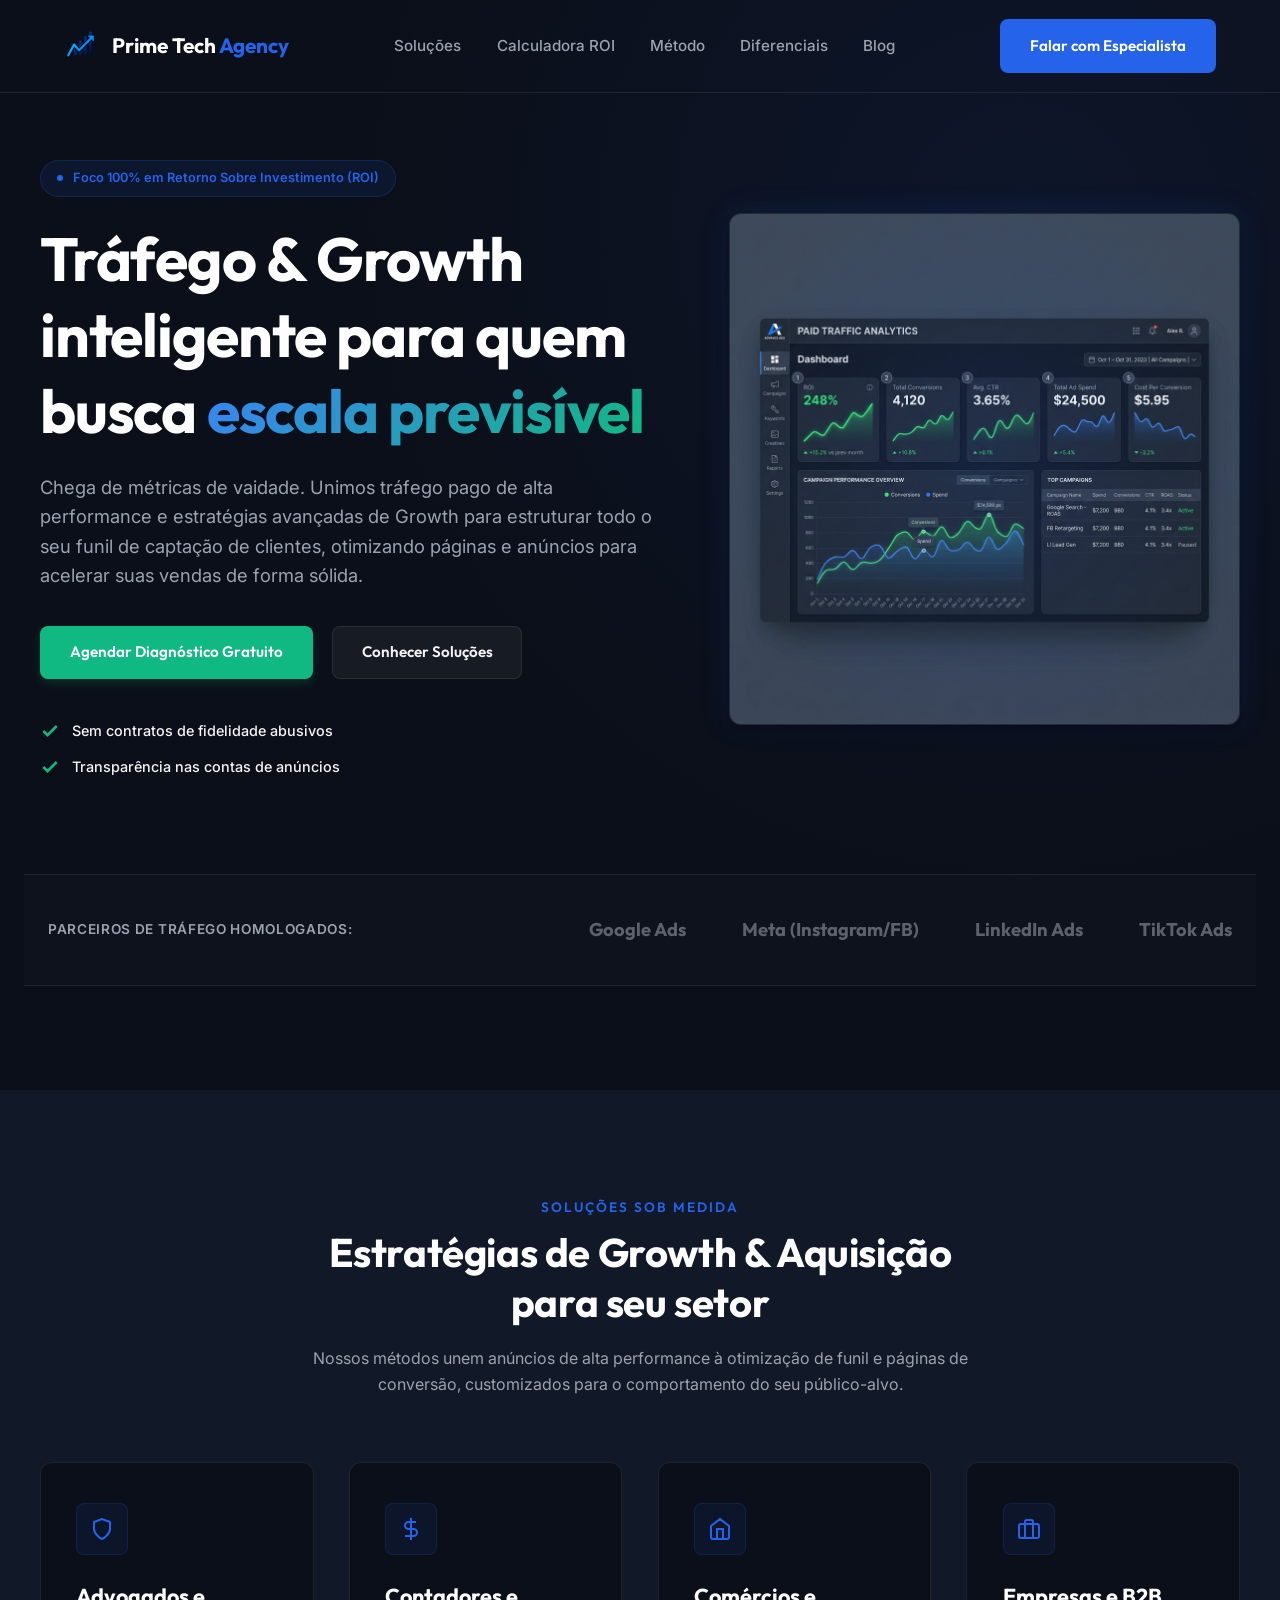
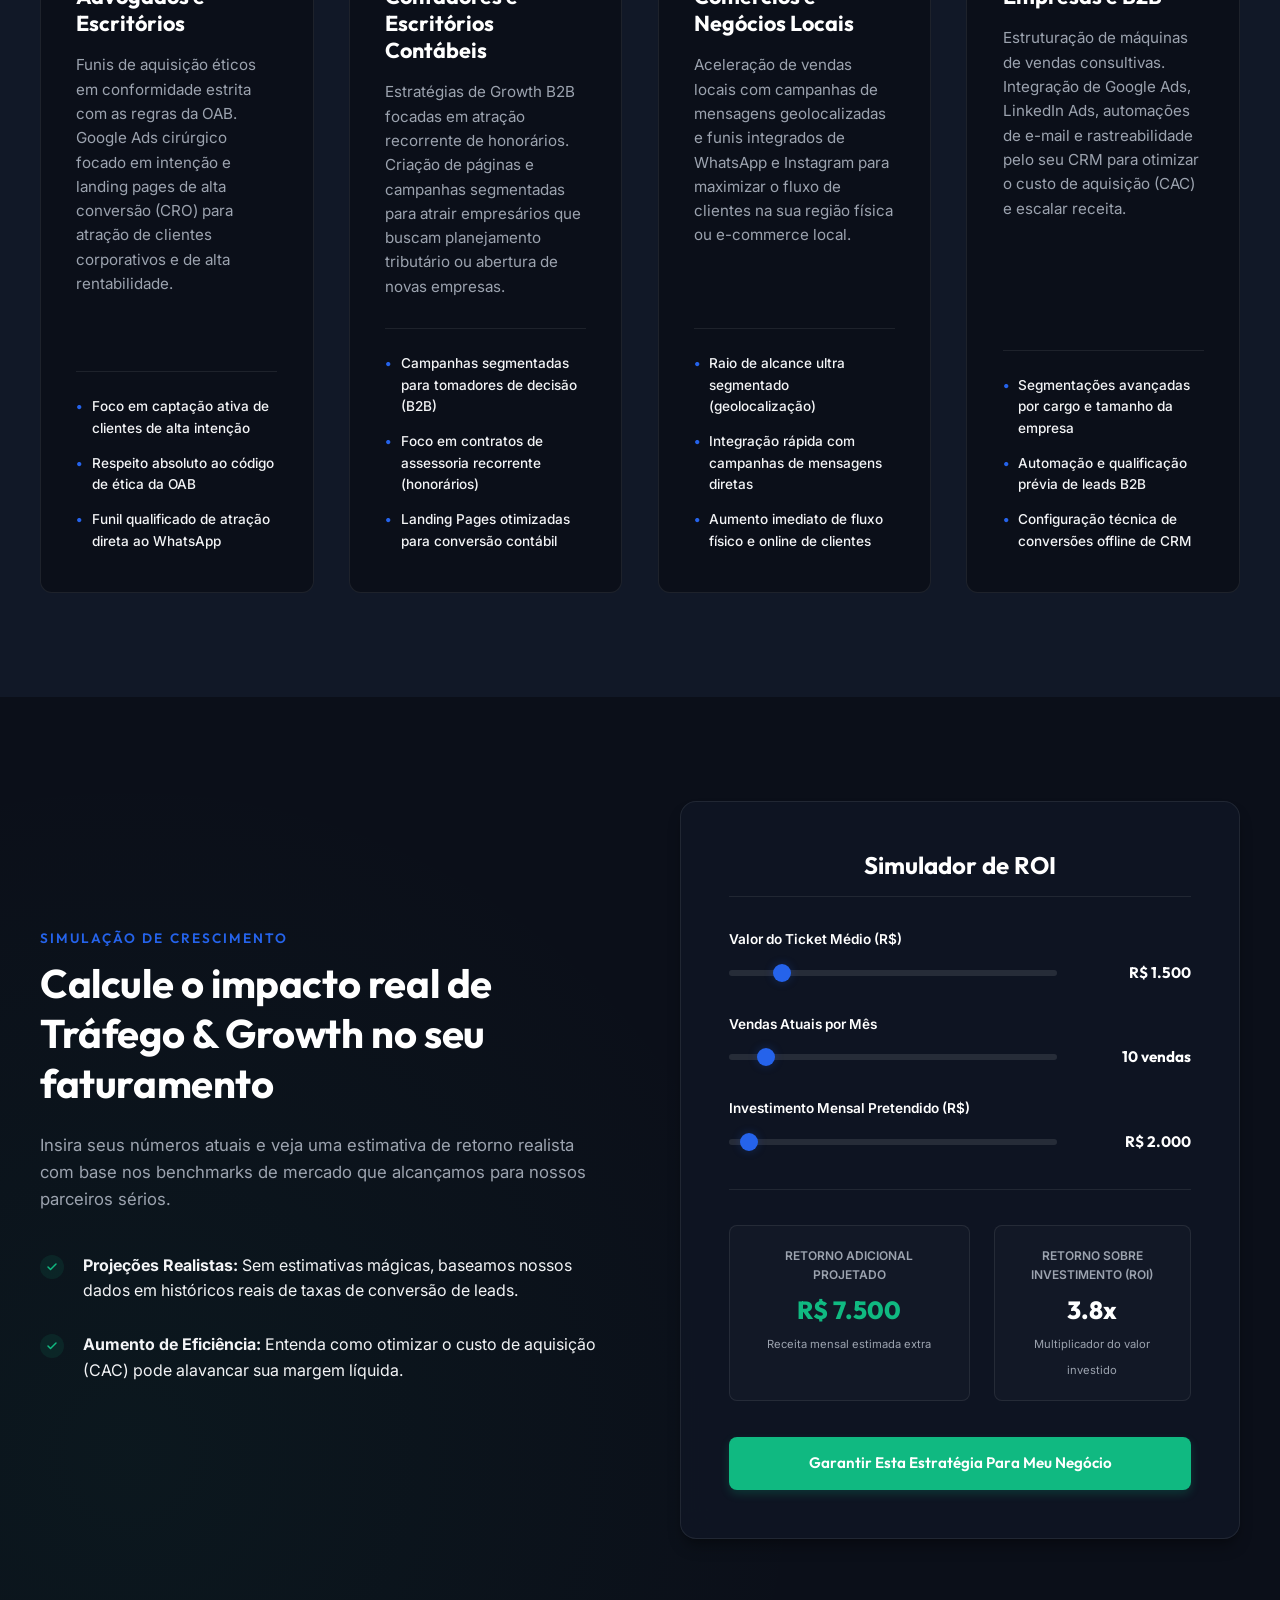
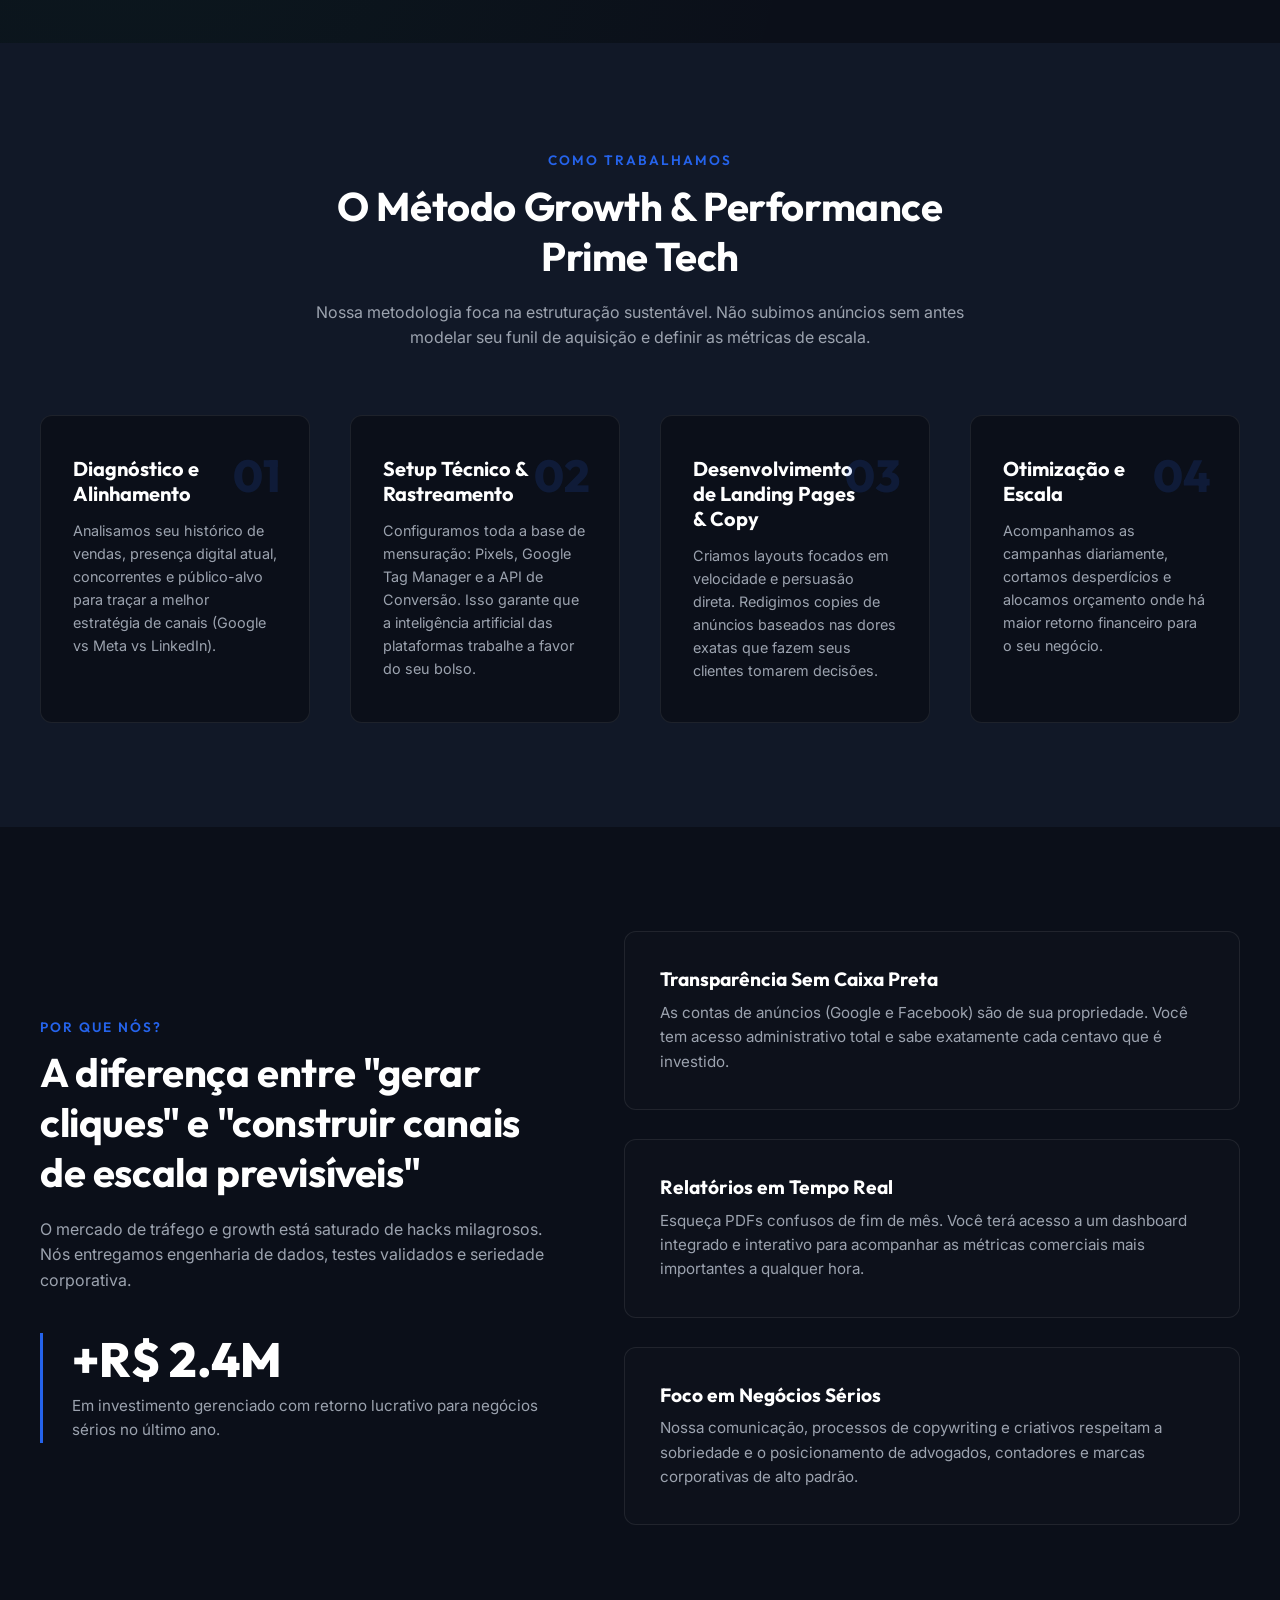
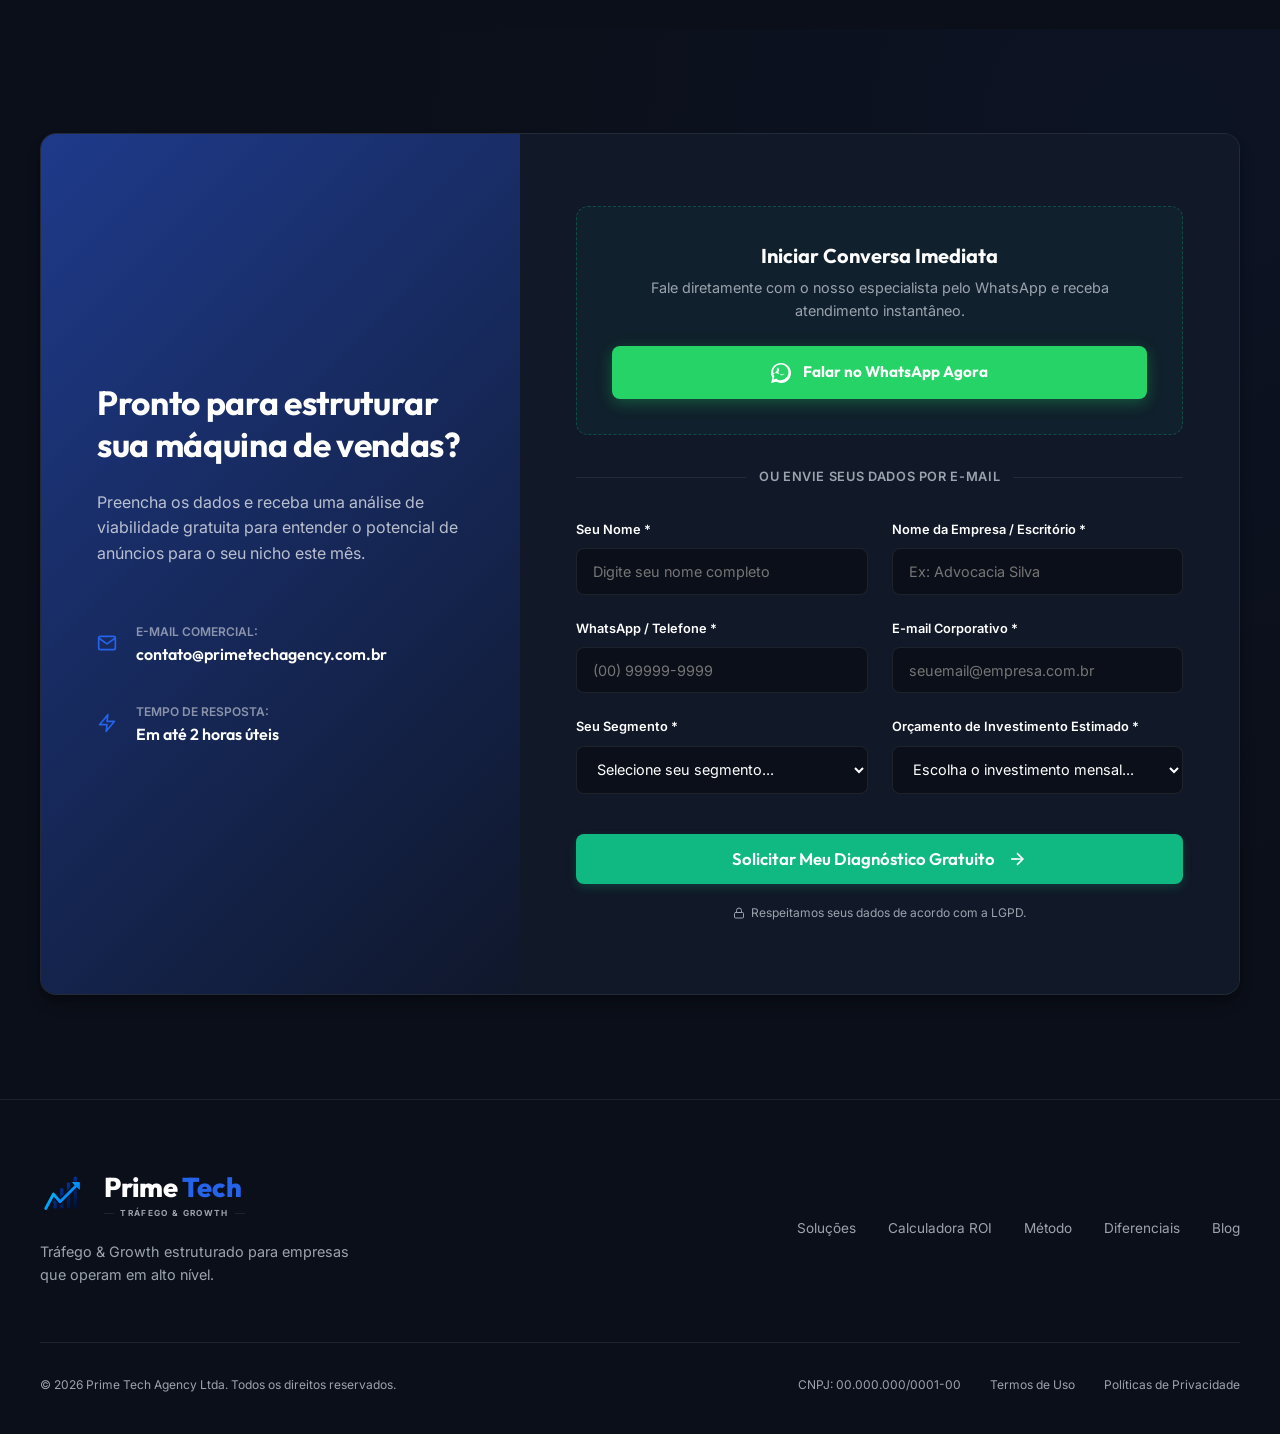
<file: index.html>
<!DOCTYPE html>
<html lang="pt-BR">
<head>
    <!-- Google Tag Manager -->
    <script>(function(w,d,s,l,i){w[l]=w[l]||[];w[l].push({'gtm.start':
    new Date().getTime(),event:'gtm.js'});var f=d.getElementsByTagName(s)[0],
    j=d.createElement(s),dl=l!='dataLayer'?'&l='+l:'';j.async=true;j.src=
    'https://www.googletagmanager.com/gtm.js?id='+i+dl;f.parentNode.insertBefore(j,f);
    })(window,document,'script','dataLayer','GTM-NPH5JZMZ');</script>
    <!-- End Google Tag Manager -->
    <!-- Google tag (gtag.js) - Google Ads -->
    <script async src="https://www.googletagmanager.com/gtag/js?id=AW-18360451726"></script>
    <script>
      window.dataLayer = window.dataLayer || [];
      function gtag(){dataLayer.push(arguments);}
      gtag('js', new Date());
      gtag('config', 'AW-18360451726');
    </script>
    <!-- End Google tag -->
    <!-- Meta Pixel (utmify) -->
    <script>
      window.pixelId = "6a32a3fba366bef6dda83471";
      var a = document.createElement("script");
      a.setAttribute("async", "");
      a.setAttribute("defer", "");
      a.setAttribute("src", "https://cdn.utmify.com.br/scripts/pixel/pixel.js");
      document.head.appendChild(a);
    </script>
    <!-- Google tag (gtag.js) -->
    <script async src="https://www.googletagmanager.com/gtag/js?id=G-JE36SQ3GB4"></script>
    <script>
      window.dataLayer = window.dataLayer || [];
      function gtag(){dataLayer.push(arguments);}
      gtag('js', new Date());

      gtag('config', 'G-JE36SQ3GB4');
    </script>
    <meta charset="UTF-8">
    <meta name="viewport" content="width=device-width, initial-scale=1.0">
    <meta name="description" content="A Prime Tech é especialista em Tráfego & Growth para Advogados, Contadores, Comércios e Empresas. Acelere suas vendas com escala previsível.">
    <meta name="google-site-verification" content="b-Me0qSbMUgzMsYfoTrCmRAPixx12cQPRw35R1IodZc" />
    <meta name="robots" content="index, follow" />
    
    <!-- Open Graph / Facebook -->
    <meta property="og:type" content="website" />
    <meta property="og:title" content="Prime Tech Agency | Tráfego & Growth de Alta Performance" />
    <meta property="og:description" content="Gestão de tráfego e estratégias de growth sob medida para Advogados, Contadores, Comércios e Empresas. Conquiste clientes qualificados e previsibilidade de escala." />
    <meta property="og:url" content="https://agencia.primetechonline.shop" />
    <meta property="og:image" content="https://agencia.primetechonline.shop/assets/dashboard_mockup.png" />
    <meta property="og:site_name" content="Prime Tech Agency" />
    <meta property="og:locale" content="pt_BR" />

    <!-- Twitter -->
    <meta name="twitter:card" content="summary_large_image" />
    <meta name="twitter:title" content="Prime Tech Agency | Tráfego & Growth de Alta Performance" />
    <meta name="twitter:description" content="Gestão de tráfego e estratégias de growth sob medida para Advogados, Contadores, Comércios e Empresas. Conquiste clientes qualificados e previsibilidade de escala." />
    <meta name="twitter:image" content="https://agencia.primetechonline.shop/assets/dashboard_mockup.png" />

    <title>Prime Tech Agency | Tráfego & Growth de Alta Performance</title>
    
    <!-- Favicon & Canonical -->
    <link rel="icon" type="image/svg+xml" href="assets/favicon.svg" />
    <link rel="canonical" href="https://agencia.primetechonline.shop" />
    
    <!-- Google Fonts -->
    <link rel="preconnect" href="https://fonts.googleapis.com">
    <link rel="preconnect" href="https://fonts.gstatic.com" crossorigin>
    <link href="https://fonts.googleapis.com/css2?family=Inter:wght@300;400;500;600;700&family=Outfit:wght@400;500;600;700;800&display=swap" rel="stylesheet">
    
    <!-- Local Stylesheet -->
    <link rel="stylesheet" href="style.css">
</head>
<body>
    <!-- Google Tag Manager (noscript) -->
    <noscript><iframe src="https://www.googletagmanager.com/ns.html?id=GTM-NPH5JZMZ"
    height="0" width="0" style="display:none;visibility:hidden"></iframe></noscript>
    <!-- End Google Tag Manager (noscript) -->

    <!-- NAVBAR -->
    <header class="navbar" id="navbar">
        <div class="nav-container">
            <a href="#" class="logo">
                <svg width="36" height="36" viewBox="0 0 100 100" fill="none" xmlns="http://www.w3.org/2000/svg">
                    <defs>
                        <linearGradient id="logo-blue-grad" x1="20" y1="20" x2="80" y2="80" gradientUnits="userSpaceOnUse">
                            <stop offset="0%" stop-color="#00d2ff"/>
                            <stop offset="100%" stop-color="#0055ff"/>
                        </linearGradient>
                        <linearGradient id="logo-navy-grad" x1="20" y1="20" x2="80" y2="80" gradientUnits="userSpaceOnUse">
                            <stop offset="0%" stop-color="#0044cc"/>
                            <stop offset="100%" stop-color="#000b26"/>
                        </linearGradient>
                        <mask id="logo-arrow-mask">
                            <rect x="0" y="0" width="100" height="100" fill="white"/>
                            <path d="M 12 76 L 28 46 L 42 62 L 76 28" stroke="black" stroke-width="12" stroke-linecap="round" stroke-linejoin="round" fill="none"/>
                            <polygon points="82,22 68,22 82,36" fill="black" stroke="black" stroke-width="4" stroke-linejoin="round"/>
                        </mask>
                    </defs>
                    <g mask="url(#logo-arrow-mask)">
                        <rect x="28" y="46" width="7" height="30" rx="2" fill="url(#logo-navy-grad)" />
                        <rect x="42" y="34" width="7" height="42" rx="2" fill="url(#logo-navy-grad)" />
                        <rect x="56" y="22" width="7" height="54" rx="2" fill="url(#logo-navy-grad)" />
                        <rect x="70" y="10" width="7" height="66" rx="2" fill="url(#logo-navy-grad)" />
                    </g>
                    <path d="M 12 76 L 28 46 L 42 62 L 76 28" stroke="url(#logo-blue-grad)" stroke-width="6" stroke-linecap="round" stroke-linejoin="round" fill="none"/>
                    <polygon points="82,22 68,22 82,36" fill="url(#logo-blue-grad)" stroke="url(#logo-blue-grad)" stroke-width="2" stroke-linejoin="round"/>
                </svg>
                <span>Prime Tech <span class="accent-text">Agency</span></span>
            </a>
            
            <nav class="nav-links">
                <a href="#solucoes">Soluções</a>
                <a href="#calculadora">Calculadora ROI</a>
                <a href="#metodo">Método</a>
                <a href="#diferenciais">Diferenciais</a>
                <a href="blog.html">Blog</a>
            </nav>
            
            <a href="#contato" class="btn btn-primary nav-cta">Falar com Especialista</a>
            
            <!-- Mobile Menu Toggle -->
            <button class="mobile-menu-btn" aria-label="Abrir Menu">
                <svg width="24" height="24" viewBox="0 0 24 24" fill="none" stroke="currentColor" stroke-width="2">
                    <line x1="3" y1="12" x2="21" y2="12"></line>
                    <line x1="3" y1="6" x2="21" y2="6"></line>
                    <line x1="3" y1="18" x2="21" y2="18"></line>
                </svg>
            </button>
        </div>
    </header>

    <!-- HERO SECTION -->
    <section class="hero-section">
        <div class="hero-container">
            <div class="hero-content">
                <div class="badge-new">
                    <span class="badge-dot"></span>
                    Foco 100% em Retorno Sobre Investimento (ROI)
                </div>
                <h1>Tráfego & Growth inteligente para quem busca <span class="text-gradient">escala previsível</span></h1>
                <p class="hero-subtitle">
                    Chega de métricas de vaidade. Unimos tráfego pago de alta performance e estratégias avançadas de Growth para estruturar todo o seu funil de captação de clientes, otimizando páginas e anúncios para acelerar suas vendas de forma sólida.
                </p>
                
                <div class="hero-actions">
                    <a href="#contato" class="btn btn-cta">Agendar Diagnóstico Gratuito</a>
                    <a href="#solucoes" class="btn btn-secondary">Conhecer Soluções</a>
                </div>
                
                <div class="hero-features-list">
                    <div class="hero-feature-item">
                        <svg width="20" height="20" viewBox="0 0 24 24" fill="none" stroke="#10b981" stroke-width="3">
                            <polyline points="20 6 9 17 4 12"></polyline>
                        </svg>
                        <span>Sem contratos de fidelidade abusivos</span>
                    </div>
                    <div class="hero-feature-item">
                        <svg width="20" height="20" viewBox="0 0 24 24" fill="none" stroke="#10b981" stroke-width="3">
                            <polyline points="20 6 9 17 4 12"></polyline>
                        </svg>
                        <span>Transparência nas contas de anúncios</span>
                    </div>
                </div>
            </div>
            
            <div class="hero-visual">
                <div class="visual-wrapper">
                    <img src="assets/dashboard_mockup.png" alt="Dashboard de Resultados de Tráfego & Growth" class="hero-mockup-img">
                    <div class="glow-effect"></div>
                </div>
            </div>
        </div>
        
        <!-- Channels Bar -->
        <div class="channels-bar">
            <div class="channels-container">
                <span class="channels-title">Parceiros de Tráfego Homologados:</span>
                <div class="channels-grid">
                    <div class="channel-logo">Google Ads</div>
                    <div class="channel-logo">Meta (Instagram/FB)</div>
                    <div class="channel-logo">LinkedIn Ads</div>
                    <div class="channel-logo">TikTok Ads</div>
                </div>
            </div>
        </div>
    </section>

    <!-- SOLUÇÕES / SEGMENTOS -->
    <section id="solucoes" class="section solutions-section">
        <div class="section-container">
            <div class="section-header">
                <span class="section-subtitle">Soluções Sob Medida</span>
                <h2>Estratégias de Growth & Aquisição para seu setor</h2>
                <p>Nossos métodos unem anúncios de alta performance à otimização de funil e páginas de conversão, customizados para o comportamento do seu público-alvo.</p>
            </div>
            
            <div class="solutions-grid">
                <!-- Advogados -->
                <div class="solution-card">
                    <div class="solution-icon">
                        <svg width="24" height="24" viewBox="0 0 24 24" fill="none" stroke="currentColor" stroke-width="2">
                            <path d="M12 22s8-4 8-10V5l-8-3-8 3v7c0 6 8 10 8 10z"/>
                        </svg>
                    </div>
                    <h3>Advogados e Escritórios</h3>
                    <p>Funis de aquisição éticos em conformidade estrita com as regras da OAB. Google Ads cirúrgico focado em intenção e landing pages de alta conversão (CRO) para atração de clientes corporativos e de alta rentabilidade.</p>
                    <ul class="solution-list">
                        <li>Foco em captação ativa de clientes de alta intenção</li>
                        <li>Respeito absoluto ao código de ética da OAB</li>
                        <li>Funil qualificado de atração direta ao WhatsApp</li>
                    </ul>
                </div>
 
                <!-- Contadores -->
                <div class="solution-card">
                    <div class="solution-icon">
                        <svg width="24" height="24" viewBox="0 0 24 24" fill="none" stroke="currentColor" stroke-width="2">
                            <line x1="12" y1="1" x2="12" y2="23"></line>
                            <path d="M17 5H9.5a3.5 3.5 0 0 0 0 7h5a3.5 3.5 0 0 1 0 7H6"></path>
                        </svg>
                    </div>
                    <h3>Contadores e Escritórios Contábeis</h3>
                    <p>Estratégias de Growth B2B focadas em atração recorrente de honorários. Criação de páginas e campanhas segmentadas para atrair empresários que buscam planejamento tributário ou abertura de novas empresas.</p>
                    <ul class="solution-list">
                        <li>Campanhas segmentadas para tomadores de decisão (B2B)</li>
                        <li>Foco em contratos de assessoria recorrente (honorários)</li>
                        <li>Landing Pages otimizadas para conversão contábil</li>
                    </ul>
                </div>
 
                <!-- Comércios Locais -->
                <div class="solution-card">
                    <div class="solution-icon">
                        <svg width="24" height="24" viewBox="0 0 24 24" fill="none" stroke="currentColor" stroke-width="2">
                            <path d="M3 9l9-7 9 7v11a2 2 0 0 1-2 2H5a2 2 0 0 1-2-2z"/>
                            <polyline points="9 22 9 12 15 12 15 22"/>
                        </svg>
                    </div>
                    <h3>Comércios e Negócios Locais</h3>
                    <p>Aceleração de vendas locais com campanhas de mensagens geolocalizadas e funis integrados de WhatsApp e Instagram para maximizar o fluxo de clientes na sua região física ou e-commerce local.</p>
                    <ul class="solution-list">
                        <li>Raio de alcance ultra segmentado (geolocalização)</li>
                        <li>Integração rápida com campanhas de mensagens diretas</li>
                        <li>Aumento imediato de fluxo físico e online de clientes</li>
                    </ul>
                </div>
 
                <!-- Empresas e Indústrias -->
                <div class="solution-card">
                    <div class="solution-icon">
                        <svg width="24" height="24" viewBox="0 0 24 24" fill="none" stroke="currentColor" stroke-width="2">
                            <rect x="2" y="7" width="20" height="14" rx="2" ry="2"></rect>
                            <path d="M16 21V5a2 2 0 0 0-2-2h-4a2 2 0 0 0-2 2v16"></path>
                        </svg>
                    </div>
                    <h3>Empresas e B2B</h3>
                    <p>Estruturação de máquinas de vendas consultivas. Integração de Google Ads, LinkedIn Ads, automações de e-mail e rastreabilidade pelo seu CRM para otimizar o custo de aquisição (CAC) e escalar receita.</p>
                    <ul class="solution-list">
                        <li>Segmentações avançadas por cargo e tamanho da empresa</li>
                        <li>Automação e qualificação prévia de leads B2B</li>
                        <li>Configuração técnica de conversões offline de CRM</li>
                    </ul>
                </div>
            </div>
        </div>
    </section>
 
    <!-- CALCULADORA INTERATIVA DE ROI -->
    <section id="calculadora" class="section calc-section">
        <div class="section-container">
            <div class="calc-wrapper">
                <div class="calc-info">
                    <span class="section-subtitle">Simulação de Crescimento</span>
                    <h2>Calcule o impacto real de Tráfego & Growth no seu faturamento</h2>
                    <p>Insira seus números atuais e veja uma estimativa de retorno realista com base nos benchmarks de mercado que alcançamos para nossos parceiros sérios.</p>
                    
                    <div class="calc-benefit-item">
                        <div class="bullet-check">
                            <svg width="12" height="12" viewBox="0 0 24 24" fill="none" stroke="currentColor" stroke-width="3" stroke-linecap="round" stroke-linejoin="round"><polyline points="20 6 9 17 4 12"></polyline></svg>
                        </div>
                        <div><strong>Projeções Realistas:</strong> Sem estimativas mágicas, baseamos nossos dados em históricos reais de taxas de conversão de leads.</div>
                    </div>
                    <div class="calc-benefit-item">
                        <div class="bullet-check">
                            <svg width="12" height="12" viewBox="0 0 24 24" fill="none" stroke="currentColor" stroke-width="3" stroke-linecap="round" stroke-linejoin="round"><polyline points="20 6 9 17 4 12"></polyline></svg>
                        </div>
                        <div><strong>Aumento de Eficiência:</strong> Entenda como otimizar o custo de aquisição (CAC) pode alavancar sua margem líquida.</div>
                    </div>
                </div>
                
                <div class="calc-card">
                    <h3>Simulador de ROI</h3>
                    <div class="calc-inputs">
                        <div class="input-group">
                            <label for="ticket-medio">Valor do Ticket Médio (R$)</label>
                            <div class="range-input-container">
                                <input type="range" id="ticket-medio" min="100" max="10000" step="100" value="1500">
                                <span class="calc-val-display">R$ <span id="lbl-ticket">1.500</span></span>
                            </div>
                        </div>
                        
                        <div class="input-group">
                            <label for="vendas-mes">Vendas Atuais por Mês</label>
                            <div class="range-input-container">
                                <input type="range" id="vendas-mes" min="1" max="100" step="1" value="10">
                                <span class="calc-val-display"><span id="lbl-vendas">10</span> vendas</span>
                            </div>
                        </div>

                        <div class="input-group">
                            <label for="orcamento-anuncios">Investimento Mensal Pretendido (R$)</label>
                            <div class="range-input-container">
                                <input type="range" id="orcamento-anuncios" min="1000" max="30000" step="500" value="2000">
                                <span class="calc-val-display">R$ <span id="lbl-orcamento">2.000</span></span>
                            </div>
                        </div>
                    </div>

                    <hr class="calc-divider">

                    <div class="calc-results">
                        <div class="result-box">
                            <span class="res-title">Retorno Adicional Projetado</span>
                            <span class="res-value text-green">R$ <span id="lbl-faturamento-extra">22.500</span></span>
                            <span class="res-subtitle">Receita mensal estimada extra</span>
                        </div>
                        <div class="result-box">
                            <span class="res-title">Retorno Sobre Investimento (ROI)</span>
                            <span class="res-value" id="lbl-roi-calc">11.3x</span>
                            <span class="res-subtitle">Multiplicador do valor investido</span>
                        </div>
                    </div>
                    
                    <a href="#contato" class="btn btn-cta btn-full">Garantir Esta Estratégia Para Meu Negócio</a>
                </div>
            </div>
        </div>
    </section>

    <!-- MÉTODO -->
    <section id="metodo" class="section method-section">
        <div class="section-container">
            <div class="section-header">
                <span class="section-subtitle">Como Trabalhamos</span>
                <h2>O Método Growth & Performance Prime Tech</h2>
                <p>Nossa metodologia foca na estruturação sustentável. Não subimos anúncios sem antes modelar seu funil de aquisição e definir as métricas de escala.</p>
            </div>
            
            <div class="timeline">
                <div class="timeline-item">
                    <div class="timeline-number">01</div>
                    <div class="timeline-content">
                        <h3>Diagnóstico e Alinhamento</h3>
                        <p>Analisamos seu histórico de vendas, presença digital atual, concorrentes e público-alvo para traçar a melhor estratégia de canais (Google vs Meta vs LinkedIn).</p>
                    </div>
                </div>
                
                <div class="timeline-item">
                    <div class="timeline-number">02</div>
                    <div class="timeline-content">
                        <h3>Setup Técnico & Rastreamento</h3>
                        <p>Configuramos toda a base de mensuração: Pixels, Google Tag Manager e a API de Conversão. Isso garante que a inteligência artificial das plataformas trabalhe a favor do seu bolso.</p>
                    </div>
                </div>
                
                <div class="timeline-item">
                    <div class="timeline-number">03</div>
                    <div class="timeline-content">
                        <h3>Desenvolvimento de Landing Pages & Copy</h3>
                        <p>Criamos layouts focados em velocidade e persuasão direta. Redigimos copies de anúncios baseados nas dores exatas que fazem seus clientes tomarem decisões.</p>
                    </div>
                </div>
                
                <div class="timeline-item">
                    <div class="timeline-number">04</div>
                    <div class="timeline-content">
                        <h3>Otimização e Escala</h3>
                        <p>Acompanhamos as campanhas diariamente, cortamos desperdícios e alocamos orçamento onde há maior retorno financeiro para o seu negócio.</p>
                    </div>
                </div>
            </div>
        </div>
    </section>

    <!-- DIFERENCIAIS -->
    <section id="diferenciais" class="section differences-section">
        <div class="section-container">
            <div class="differences-grid-wrapper">
                <div class="section-header align-left">
                    <span class="section-subtitle">Por Que Nós?</span>
                    <h2>A diferença entre "gerar cliques" e "construir canais de escala previsíveis"</h2>
                    <p>O mercado de tráfego e growth está saturado de hacks milagrosos. Nós entregamos engenharia de dados, testes validados e seriedade corporativa.</p>
                    
                    <div class="stat-highlight-box">
                        <div class="stat-num">+R$ 2.4M</div>
                        <div class="stat-desc">Em investimento gerenciado com retorno lucrativo para negócios sérios no último ano.</div>
                    </div>
                </div>
                
                <div class="differences-cards">
                    <div class="diff-card">
                        <h4>Transparência Sem Caixa Preta</h4>
                        <p>As contas de anúncios (Google e Facebook) são de sua propriedade. Você tem acesso administrativo total e sabe exatamente cada centavo que é investido.</p>
                    </div>
                    
                    <div class="diff-card">
                        <h4>Relatórios em Tempo Real</h4>
                        <p>Esqueça PDFs confusos de fim de mês. Você terá acesso a um dashboard integrado e interativo para acompanhar as métricas comerciais mais importantes a qualquer hora.</p>
                    </div>

                    <div class="diff-card">
                        <h4>Foco em Negócios Sérios</h4>
                        <p>Nossa comunicação, processos de copywriting e criativos respeitam a sobriedade e o posicionamento de advogados, contadores e marcas corporativas de alto padrão.</p>
                    </div>
                </div>
            </div>
        </div>
    </section>

    <!-- CAPTURA / FORMULÁRIO -->
    <section id="contato" class="section contact-section">
        <div class="section-container">
            <div class="contact-card-container">
                <div class="contact-info-panel">
                    <h2>Pronto para estruturar sua máquina de vendas?</h2>
                    <p>Preencha os dados e receba uma análise de viabilidade gratuita para entender o potencial de anúncios para o seu nicho este mês.</p>
                    
                    <div class="contact-details">
                        <div class="contact-detail-item">
                            <span class="contact-icon-small">
                                <svg width="20" height="20" viewBox="0 0 24 24" fill="none" stroke="currentColor" stroke-width="2" stroke-linecap="round" stroke-linejoin="round"><path d="M4 4h16c1.1 0 2 .9 2 2v12c0 1.1-.9 2-2 2H4c-1.1 0-2-.9-2-2V6c0-1.1.9-2 2-2z"></path><polyline points="22,6 12,13 2,6"></polyline></svg>
                            </span>
                            <div>
                                <span class="detail-label">E-mail Comercial:</span>
                                <span class="detail-val">contato@primetechagency.com.br</span>
                            </div>
                        </div>
                        <div class="contact-detail-item">
                            <span class="contact-icon-small">
                                <svg width="20" height="20" viewBox="0 0 24 24" fill="none" stroke="currentColor" stroke-width="2" stroke-linecap="round" stroke-linejoin="round"><polyline points="13 2 3 14 12 14 11 22 21 10 12 10 13 2"></polyline></svg>
                            </span>
                            <div>
                                <span class="detail-label">Tempo de resposta:</span>
                                <span class="detail-val">Em até 2 horas úteis</span>
                            </div>
                        </div>
                    </div>
                </div>
                
                <div class="contact-form-panel">
                    <!-- Botão de WhatsApp de Alta Conversão -->
                    <div class="whatsapp-cta-box">
                        <h3>Iniciar Conversa Imediata</h3>
                        <p>Fale diretamente com o nosso especialista pelo WhatsApp e receba atendimento instantâneo.</p>
                        <a href="https://wa.me/551930740895?text=Ol%C3%A1%2C%20gostaria%20de%20solicitar%20um%20diagn%C3%B3stico%20de%20Tr%C3%A1fego%20%26%20Growth%20para%20minha%20empresa." target="_blank" class="btn btn-whatsapp">
                            <svg width="20" height="20" viewBox="0 0 24 24" fill="currentColor" xmlns="http://www.w3.org/2000/svg">
                                <path d="M.057 24l1.687-6.163c-1.041-1.804-1.588-3.849-1.587-5.946C.06 5.348 5.397.01 12.008.01c3.202.001 6.212 1.246 8.477 3.513 2.266 2.268 3.507 5.28 3.505 8.484-.004 6.657-5.34 11.997-11.953 11.997-2.005-.001-3.973-.502-5.724-1.455L0 24zm6.59-4.846c1.6.95 2.766 1.498 4.796 1.499 5.234.001 9.493-4.254 9.497-9.493.002-2.541-.987-4.928-2.787-6.73S14.542 1.66 12 1.66c-5.242 0-9.505 4.257-9.508 9.5-.001 2.057.545 3.255 1.517 4.887l-.999 3.648 3.755-.985z" />
                                <path d="M17.487 14.417c-.3-.15-1.77-.874-2.043-.974-.275-.101-.475-.15-.675.15-.2.3-.775.975-.95 1.175-.175.2-.35.225-.65.075-.3-.15-1.267-.467-2.413-1.49-1.01-.9-1.692-2.012-1.892-2.362-.2-.35-.02-.54.155-.713.157-.156.35-.412.525-.618.175-.206.233-.35.35-.584.117-.233.058-.437-.029-.587-.088-.15-.675-1.625-.925-2.225-.244-.588-.493-.508-.675-.518-.175-.008-.375-.01-.575-.01-.2 0-.525.075-.8 3.75-.275.3-1.05 1.6-2.525 2.875-1.01.875-1.875 1.3-2.925 1.7-.85.325-1.625.275-2.238.187-.687-.1-2.1-.862-2.4-1.688-.3-.825-.3-1.525-.213-1.675.088-.15.3-.25.6-.4z" />
                            </svg>
                            Falar no WhatsApp Agora
                        </a>
                    </div>
                    
                    <div class="form-separator">
                        <span>ou envie seus dados por e-mail</span>
                    </div>

                    <form id="lead-form" action="https://formsubmit.co/3d1335e6edbd2bf554ab768de064ca31" method="POST">
                        <div class="form-row">
                            <div class="form-group">
                                <label for="name">Seu Nome *</label>
                                <input type="text" id="name" required placeholder="Digite seu nome completo">
                            </div>
                            <div class="form-group">
                                <label for="company">Nome da Empresa / Escritório *</label>
                                <input type="text" id="company" required placeholder="Ex: Advocacia Silva">
                            </div>
                        </div>
                        
                        <div class="form-row">
                            <div class="form-group">
                                <label for="whatsapp">WhatsApp / Telefone *</label>
                                <input type="tel" id="whatsapp" required placeholder="(00) 99999-9999">
                            </div>
                            <div class="form-group">
                                <label for="email">E-mail Corporativo *</label>
                                <input type="email" id="email" required placeholder="seuemail@empresa.com.br">
                            </div>
                        </div>
                        
                        <div class="form-row">
                            <div class="form-group">
                                <label for="segment">Seu Segmento *</label>
                                <select id="segment" required>
                                    <option value="" disabled selected>Selecione seu segmento...</option>
                                    <option value="advogado">Advocacia / Jurídico</option>
                                    <option value="contador">Contabilidade / Finanças</option>
                                    <option value="comercio">Comércio Local / Serviço</option>
                                    <option value="empresa-b2b">Empresa B2B / Corporativo</option>
                                    <option value="outro">Outro segmento</option>
                                </select>
                            </div>
                            <div class="form-group">
                                <label for="budget">Orçamento de Investimento Estimado *</label>
                                <select id="budget" required>
                                    <option value="" disabled selected>Escolha o investimento mensal...</option>
                                    <option value="1k-3k">R$ 1.000 a R$ 3.000 / mês</option>
                                    <option value="3k-5k">R$ 3.000 a R$ 5.000 / mês</option>
                                    <option value="5k-10k">R$ 5.000 a R$ 10.000 / mês</option>
                                    <option value="10k+">Acima de R$ 10.000 / mês</option>
                                </select>
                            </div>
                        </div>
                        
                        <button type="submit" class="btn btn-cta btn-full submit-btn">
                            <span>Solicitar Meu Diagnóstico Gratuito</span>
                            <svg width="20" height="20" viewBox="0 0 24 24" fill="none" stroke="currentColor" stroke-width="2" class="arrow-icon">
                                <line x1="5" y1="12" x2="19" y2="12"></line>
                                <polyline points="12 5 19 12 12 19"></polyline>
                            </svg>
                        </button>
                        <p class="form-disclaimer">
                            <svg width="12" height="12" viewBox="0 0 24 24" fill="none" stroke="currentColor" stroke-width="2" stroke-linecap="round" stroke-linejoin="round" style="vertical-align: middle; margin-right: 3px; position: relative; top: -1px;"><rect x="3" y="11" width="18" height="11" rx="2" ry="2"></rect><path d="M7 11V7a5 5 0 0 1 10 0v4"></path></svg>
                            Respeitamos seus dados de acordo com a LGPD.
                        </p>
                    </form>
                    
                    <div id="success-message" class="success-alert hide">
                        <div class="success-icon">
                            <svg width="24" height="24" viewBox="0 0 24 24" fill="none" stroke="currentColor" stroke-width="3" stroke-linecap="round" stroke-linejoin="round"><polyline points="20 6 9 17 4 12"></polyline></svg>
                        </div>
                        <div class="success-text">
                            <h4>Diagnóstico Solicitado com Sucesso!</h4>
                            <p>Em alguns minutos, um especialista da nossa equipe entrará em contato via WhatsApp para iniciar sua análise comercial gratuita.</p>
                        </div>
                    </div>
                </div>
            </div>
        </div>
    </section>

    <!-- FOOTER -->
    <footer class="footer">
        <div class="footer-container">
            <div class="footer-top">
                <div class="footer-brand">
                    <div class="brand-logo-full">
                        <svg width="48" height="48" viewBox="0 0 100 100" fill="none" xmlns="http://www.w3.org/2000/svg" class="footer-logo-svg">
                            <defs>
                                <linearGradient id="logo-blue-grad-footer" x1="20" y1="20" x2="80" y2="80" gradientUnits="userSpaceOnUse">
                                    <stop offset="0%" stop-color="#00d2ff"/>
                                    <stop offset="100%" stop-color="#0055ff"/>
                                </linearGradient>
                                <linearGradient id="logo-navy-grad-footer" x1="20" y1="20" x2="80" y2="80" gradientUnits="userSpaceOnUse">
                                    <stop offset="0%" stop-color="#0044cc"/>
                                    <stop offset="100%" stop-color="#000b26"/>
                                </linearGradient>
                                <mask id="logo-arrow-mask-footer">
                                    <rect x="0" y="0" width="100" height="100" fill="white"/>
                                    <path d="M 12 76 L 28 46 L 42 62 L 76 28" stroke="black" stroke-width="12" stroke-linecap="round" stroke-linejoin="round" fill="none"/>
                                    <polygon points="82,22 68,22 82,36" fill="black" stroke="black" stroke-width="4" stroke-linejoin="round"/>
                                </mask>
                            </defs>
                            <g mask="url(#logo-arrow-mask-footer)">
                                <rect x="28" y="46" width="7" height="30" rx="2" fill="url(#logo-navy-grad-footer)" />
                                <rect x="42" y="34" width="7" height="42" rx="2" fill="url(#logo-navy-grad-footer)" />
                                <rect x="56" y="22" width="7" height="54" rx="2" fill="url(#logo-navy-grad-footer)" />
                                <rect x="70" y="10" width="7" height="66" rx="2" fill="url(#logo-navy-grad-footer)" />
                            </g>
                            <path d="M 12 76 L 28 46 L 42 62 L 76 28" stroke="url(#logo-blue-grad-footer)" stroke-width="6" stroke-linecap="round" stroke-linejoin="round" fill="none"/>
                            <polygon points="82,22 68,22 82,36" fill="url(#logo-blue-grad-footer)" stroke="url(#logo-blue-grad-footer)" stroke-width="2" stroke-linejoin="round"/>
                        </svg>
                        <div class="brand-text-container">
                            <span class="brand-title">Prime <span class="brand-title-accent">Tech</span></span>
                            <div class="brand-subtitle">
                                <span class="subtitle-line"></span>
                                <span class="subtitle-txt">TRÁFEGO & GROWTH</span>
                                <span class="subtitle-line"></span>
                            </div>
                        </div>
                    </div>
                    <p class="footer-slogan" style="margin-top: 1.2rem;">Tráfego & Growth estruturado para empresas que operam em alto nível.</p>
                </div>
                
                <div class="footer-nav">
                    <a href="#solucoes">Soluções</a>
                    <a href="#calculadora">Calculadora ROI</a>
                    <a href="#metodo">Método</a>
                    <a href="#diferenciais">Diferenciais</a>
                    <a href="blog.html">Blog</a>
                </div>
            </div>
            
            <hr class="footer-divider">
            
            <div class="footer-bottom">
                <p class="copyright">&copy; 2026 Prime Tech Agency Ltda. Todos os direitos reservados.</p>
                <div class="footer-legal">
                    <span>CNPJ: 00.000.000/0001-00</span>
                    <a href="#">Termos de Uso</a>
                    <a href="#">Políticas de Privacidade</a>
                </div>
            </div>
        </div>
    </footer>

    <!-- Local Script -->
    <script src="script.js"></script>

    <!-- Schema.org Structured Data -->
    <script type="application/ld+json">
    {
      "@context": "https://schema.org",
      "@type": "ProfessionalService",
      "name": "Prime Tech Agency",
      "image": "https://agencia.primetechonline.shop/assets/dashboard_mockup.png",
      "@id": "https://agencia.primetechonline.shop/#agency",
      "url": "https://agencia.primetechonline.shop",
      "telephone": "+551930740895",
      "address": {
        "@type": "PostalAddress",
        "addressCountry": "BR"
      },
      "slogan": "Tráfego & Growth estruturado para empresas que operam em alto nível.",
      "description": "Especialistas em tráfego e growth de alta performance para Advogados, Contadores, Comércios e Empresas.",
      "email": "softwares.primetech@gmail.com",
      "priceRange": "$$"
    }
    </script>
</body>
</html>
</file>
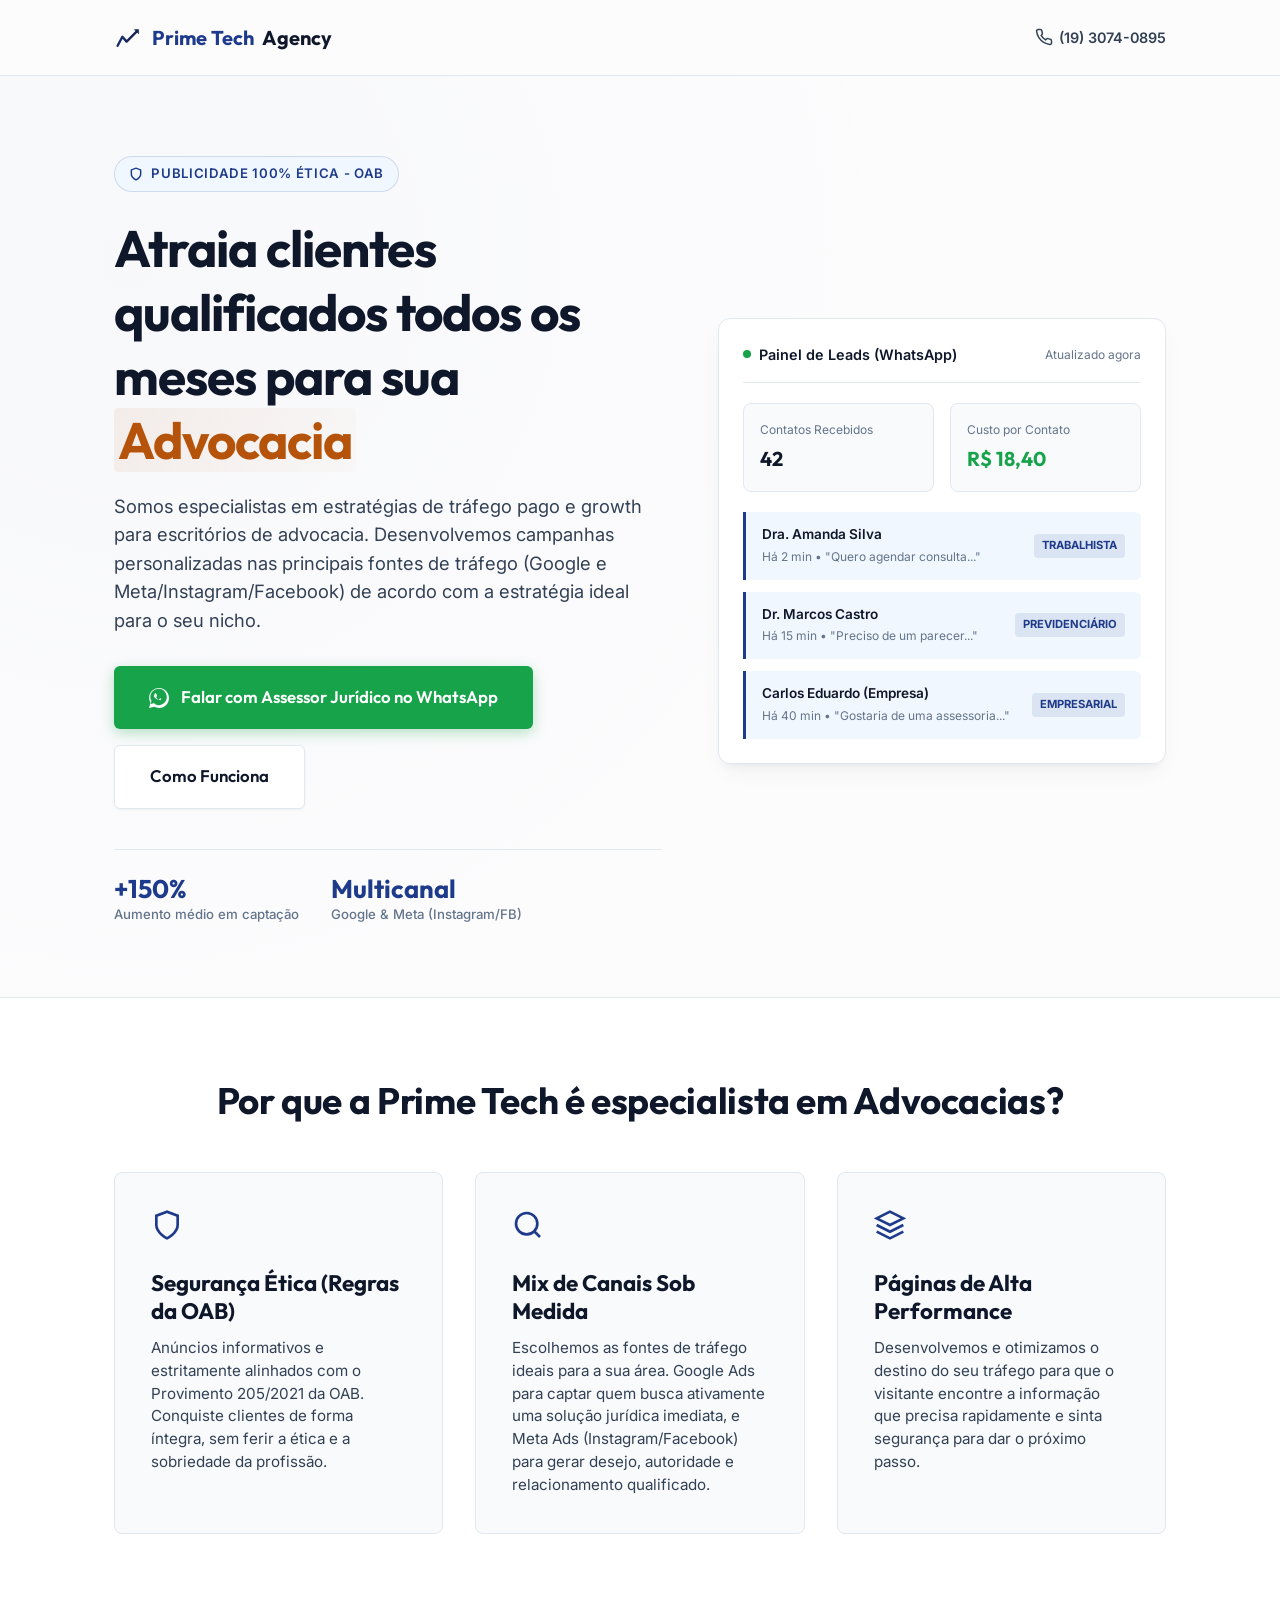
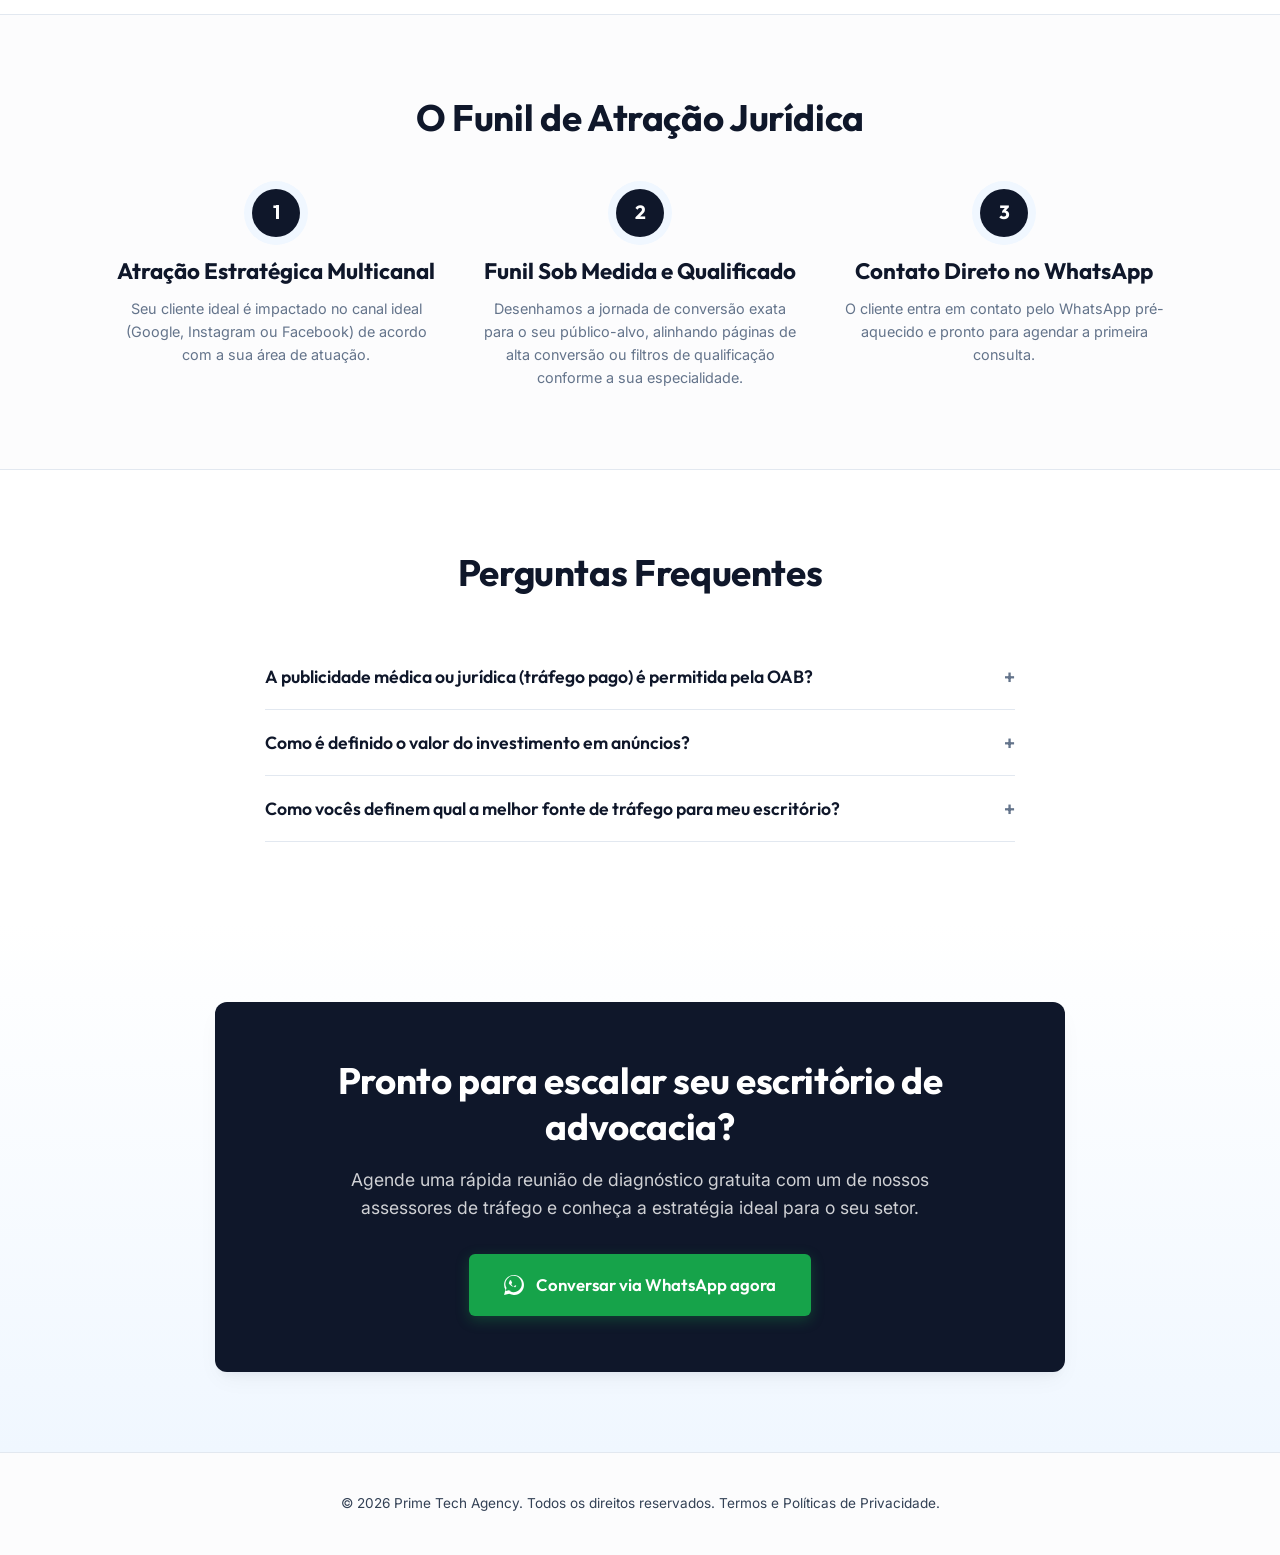
<file: advogados/index.html>
<!DOCTYPE html>
<html lang="pt-BR">
<head>
    <!-- Google Tag Manager -->
    <script>(function(w,d,s,l,i){w[l]=w[l]||[];w[l].push({'gtm.start':
    new Date().getTime(),event:'gtm.js'});var f=d.getElementsByTagName(s)[0],
    j=d.createElement(s),dl=l!='dataLayer'?'&l='+l:'';j.async=true;j.src=
    'https://www.googletagmanager.com/gtm.js?id='+i+dl;f.parentNode.insertBefore(j,f);
    })(window,document,'script','dataLayer','GTM-NPH5JZMZ');</script>
    <!-- End Google Tag Manager -->
    <!-- Google tag (gtag.js) - Google Ads -->
    <script async src="https://www.googletagmanager.com/gtag/js?id=AW-18360451726"></script>
    <script>
      window.dataLayer = window.dataLayer || [];
      function gtag(){dataLayer.push(arguments);}
      gtag('js', new Date());
      gtag('config', 'AW-18360451726');
    </script>
    <!-- End Google tag -->
    <!-- Meta Pixel (utmify) -->
    <script>
      window.pixelId = "6a32a3fba366bef6dda83471";
      var a = document.createElement("script");
      a.setAttribute("async", "");
      a.setAttribute("defer", "");
      a.setAttribute("src", "https://cdn.utmify.com.br/scripts/pixel/pixel.js");
      document.head.appendChild(a);
    </script>
    <!-- Google tag (gtag.js) -->
    <script async src="https://www.googletagmanager.com/gtag/js?id=G-JE36SQ3GB4"></script>
    <script>
      window.dataLayer = window.dataLayer || [];
      function gtag(){dataLayer.push(arguments);}
      gtag('js', new Date());

      gtag('config', 'G-JE36SQ3GB4');
    </script>
    <meta charset="UTF-8">
    <meta name="viewport" content="width=device-width, initial-scale=1.0">
    <meta name="description" content="Prime Tech Agency | Tráfego Pago e Estratégias de Growth de Alta Performance para Advogados e Escritórios de Advocacia. Conquiste clientes qualificados em conformidade com a OAB.">
    <meta name="robots" content="index, follow" />
    
    <!-- Open Graph / Facebook -->
    <meta property="og:type" content="website" />
    <meta property="og:title" content="Tráfego Pago & Estratégias de Growth para Advogados | Prime Tech Agency" />
    <meta property="og:description" content="Estratégias de tráfego pago multicanais de alta performance desenhadas para advocacias. Conquiste clientes de forma previsível e ética de acordo com a OAB." />
    <meta property="og:image" content="https://agencia.primetechonline.shop/assets/dashboard_mockup.png" />
    <meta property="og:site_name" content="Prime Tech Agency" />
    
    <title>Tráfego Pago e Estratégias de Growth para Advogados | Prime Tech Agency</title>
    
    <!-- Favicon & Canonical -->
    <link rel="icon" type="image/svg+xml" href="../assets/favicon.svg" />
    
    <!-- Google Fonts -->
    <link rel="preconnect" href="https://fonts.googleapis.com">
    <link rel="preconnect" href="https://fonts.gstatic.com" crossorigin>
    <link href="https://fonts.googleapis.com/css2?family=Inter:wght@300;400;500;600;700&family=Outfit:wght@400;500;600;700;800&display=swap" rel="stylesheet">
    
    <style>
        /* ==========================================================================
           DESIGN SYSTEM & VARIABLES (Clean & Premium Light Theme for Law)
           ========================================================================== */
        :root {
            --bg-main: #fcfcfd;
            --bg-surface: #ffffff;
            --bg-card: #f8fafc;
            --bg-accent-light: #f0f7ff;
            --border-color: #e2e8f0;
            --border-hover: #cbd5e1;
            
            --primary: #0f172a; /* Slate 900 for a very sober, authoritative legal feel */
            --secondary: #1e3a8a; /* Deep Navy */
            --accent: #b45309; /* Elegant Bronze/Gold accent for high-end feel */
            --accent-hover: #92400e;
            --accent-glow: rgba(180, 83, 9, 0.15);
            
            --whatsapp-color: #16a34a;
            --whatsapp-hover: #15803d;
            
            --text-main: #334155; /* Slate 700 */
            --text-dark: #0f172a; /* Slate 900 */
            --text-muted: #64748b; /* Slate 500 */
            --text-white: #ffffff;
            
            --font-heading: 'Outfit', sans-serif;
            --font-body: 'Inter', sans-serif;
            
            --shadow-sm: 0 1px 3px rgba(0,0,0,0.05);
            --shadow-md: 0 4px 6px -1px rgba(0,0,0,0.05), 0 2px 4px -1px rgba(0,0,0,0.03);
            --shadow-lg: 0 10px 25px -5px rgba(15, 23, 42, 0.05), 0 8px 10px -6px rgba(15, 23, 42, 0.05);
            --shadow-glow: 0 0 25px rgba(30, 58, 138, 0.06);
        }

        /* ==========================================================================
           RESET & GLOBAL STYLES
           ========================================================================== */
        *, *::before, *::after {
            box-sizing: border-box;
            margin: 0;
            padding: 0;
        }

        html {
            scroll-behavior: smooth;
            font-size: 16px;
            background-color: var(--bg-main);
            color: var(--text-main);
            font-family: var(--font-body);
            -webkit-font-smoothing: antialiased;
        }

        body {
            line-height: 1.6;
            overflow-x: hidden;
        }

        a {
            color: inherit;
            text-decoration: none;
            transition: all 0.25s ease;
        }

        ul {
            list-style: none;
        }

        /* ==========================================================================
           TYPOGRAPHY & UTILITIES
           ========================================================================== */
        h1, h2, h3 {
            font-family: var(--font-heading);
            font-weight: 700;
            color: var(--text-dark);
            line-height: 1.25;
        }

        h1 {
            font-size: clamp(2.2rem, 4vw, 3.4rem);
            letter-spacing: -0.02em;
        }

        h2 {
            font-size: clamp(1.8rem, 3vw, 2.3rem);
            letter-spacing: -0.01em;
            text-align: center;
            margin-bottom: 3rem;
        }

        h3 {
            font-size: clamp(1.2rem, 1.8vw, 1.4rem);
            margin-bottom: 0.75rem;
        }

        p {
            color: var(--text-main);
        }

        .highlight-accent {
            color: var(--accent);
            background: linear-gradient(120deg, rgba(180, 83, 9, 0.08) 0%, rgba(180, 83, 9, 0.02) 100%);
            padding: 0 4px;
            border-radius: 4px;
        }

        .container {
            max-width: 1100px;
            margin: 0 auto;
            padding: 0 1.5rem;
        }

        /* ==========================================================================
           BUTTONS & CTA
           ========================================================================== */
        .btn {
            display: inline-flex;
            align-items: center;
            justify-content: center;
            gap: 0.75rem;
            padding: 1.1rem 2.2rem;
            font-family: var(--font-heading);
            font-weight: 600;
            font-size: 1.05rem;
            border-radius: 6px;
            cursor: pointer;
            transition: all 0.25s ease;
            border: none;
            box-shadow: var(--shadow-sm);
        }

        .btn-whatsapp {
            background-color: var(--whatsapp-color);
            color: var(--text-white);
            box-shadow: 0 4px 14px rgba(22, 163, 74, 0.3);
        }

        .btn-whatsapp:hover {
            background-color: var(--whatsapp-hover);
            transform: translateY(-2px);
            box-shadow: 0 6px 20px rgba(22, 163, 74, 0.4);
        }

        .btn-secondary {
            background-color: var(--bg-surface);
            color: var(--text-dark);
            border: 1px solid var(--border-color);
        }

        .btn-secondary:hover {
            background-color: var(--bg-card);
            border-color: var(--border-hover);
            transform: translateY(-2px);
        }

        /* ==========================================================================
           NAVBAR
           ========================================================================== */
        .navbar {
            background-color: rgba(252, 252, 253, 0.9);
            backdrop-filter: blur(10px);
            -webkit-backdrop-filter: blur(10px);
            border-bottom: 1px solid var(--border-color);
            position: sticky;
            top: 0;
            z-index: 100;
        }

        .nav-container {
            height: 75px;
            display: flex;
            align-items: center;
            justify-content: space-between;
        }

        .logo {
            display: flex;
            align-items: center;
            gap: 0.5rem;
            font-family: var(--font-heading);
            font-weight: 700;
            font-size: 1.25rem;
            color: var(--text-dark);
        }

        .logo span {
            color: var(--secondary);
        }

        .nav-phone {
            font-size: 0.9rem;
            font-weight: 600;
            color: var(--text-main);
            display: flex;
            align-items: center;
            gap: 0.4rem;
        }

        /* ==========================================================================
           HERO SECTION
           ========================================================================== */
        .hero {
            padding: 5rem 0 4.5rem 0;
            background: radial-gradient(circle at 10% 20%, rgba(30, 58, 138, 0.02) 0%, rgba(252, 252, 253, 0) 60%);
        }

        .hero-grid {
            display: grid;
            grid-template-columns: 1.1fr 0.9fr;
            gap: 3.5rem;
            align-items: center;
        }

        .badge-oab {
            display: inline-flex;
            align-items: center;
            gap: 0.5rem;
            background-color: var(--bg-accent-light);
            border: 1px solid rgba(30, 58, 138, 0.15);
            color: var(--secondary);
            font-weight: 600;
            font-size: 0.825rem;
            padding: 0.4rem 0.9rem;
            border-radius: 50px;
            margin-bottom: 1.5rem;
            text-transform: uppercase;
            letter-spacing: 0.05em;
        }

        .hero h1 {
            margin-bottom: 1.25rem;
        }

        .hero-subtitle {
            font-size: 1.15rem;
            color: var(--text-main);
            margin-bottom: 2rem;
            line-height: 1.55;
        }

        .hero-ctas {
            display: flex;
            flex-wrap: wrap;
            gap: 1rem;
            margin-bottom: 2.5rem;
        }

        .hero-trust-badges {
            display: flex;
            gap: 2rem;
            border-top: 1px solid var(--border-color);
            padding-top: 1.5rem;
        }

        .trust-item {
            display: flex;
            flex-direction: column;
        }

        .trust-number {
            font-family: var(--font-heading);
            font-size: 1.6rem;
            font-weight: 700;
            color: var(--secondary);
            line-height: 1.2;
        }

        .trust-text {
            font-size: 0.825rem;
            color: var(--text-muted);
            font-weight: 500;
        }

        /* Mockup Visual */
        .hero-visual {
            position: relative;
        }

        .visual-card {
            background-color: var(--bg-surface);
            border: 1px solid var(--border-color);
            border-radius: 12px;
            padding: 1.5rem;
            box-shadow: var(--shadow-lg);
        }

        .visual-header {
            display: flex;
            justify-content: space-between;
            align-items: center;
            border-bottom: 1px solid var(--border-color);
            padding-bottom: 1rem;
            margin-bottom: 1.25rem;
        }

        .visual-title {
            font-size: 0.9rem;
            font-weight: 600;
            color: var(--text-dark);
            display: flex;
            align-items: center;
            gap: 0.5rem;
        }

        .green-dot {
            width: 8px;
            height: 8px;
            background-color: var(--whatsapp-color);
            border-radius: 50%;
            display: inline-block;
        }

        .metrics-row {
            display: grid;
            grid-template-columns: 1fr 1fr;
            gap: 1rem;
            margin-bottom: 1.25rem;
        }

        .metric-mini-card {
            background-color: var(--bg-card);
            border: 1px solid var(--border-color);
            border-radius: 8px;
            padding: 1rem;
            text-align: left;
        }

        .metric-mini-label {
            font-size: 0.75rem;
            color: var(--text-muted);
            display: block;
            margin-bottom: 0.25rem;
        }

        .metric-mini-val {
            font-family: var(--font-heading);
            font-size: 1.25rem;
            font-weight: 700;
            color: var(--text-dark);
        }

        .metric-mini-val.success {
            color: var(--whatsapp-color);
        }

        .lead-list {
            display: flex;
            flex-direction: column;
            gap: 0.75rem;
        }

        .lead-item {
            background-color: var(--bg-accent-light);
            border-left: 3px solid var(--secondary);
            padding: 0.75rem 1rem;
            border-radius: 0 6px 6px 0;
            font-size: 0.85rem;
            display: flex;
            justify-content: space-between;
            align-items: center;
        }

        .lead-name {
            font-weight: 600;
            color: var(--text-dark);
        }

        .lead-tag {
            background-color: rgba(30, 58, 138, 0.1);
            color: var(--secondary);
            font-size: 0.7rem;
            font-weight: 700;
            padding: 0.2rem 0.5rem;
            border-radius: 4px;
            text-transform: uppercase;
        }

        /* ==========================================================================
           DIFFERENTIALS SECTION
           ========================================================================== */
        .differentials {
            padding: 5rem 0;
            background-color: var(--bg-surface);
            border-top: 1px solid var(--border-color);
            border-bottom: 1px solid var(--border-color);
        }

        .diff-grid {
            display: grid;
            grid-template-columns: repeat(auto-fit, minmax(300px, 1fr));
            gap: 2rem;
        }

        .diff-card {
            background-color: var(--bg-card);
            border: 1px solid var(--border-color);
            border-radius: 8px;
            padding: 2.25rem;
            transition: all 0.25s ease;
        }

        .diff-card:hover {
            transform: translateY(-4px);
            border-color: var(--border-hover);
            box-shadow: var(--shadow-md);
        }

        .diff-icon {
            color: var(--secondary);
            margin-bottom: 1.25rem;
            display: inline-block;
        }

        .diff-card p {
            font-size: 0.95rem;
            color: var(--text-main);
            line-height: 1.5;
        }

        /* ==========================================================================
           HOW IT WORKS (FUNNEL)
           ========================================================================== */
        .funnel-section {
            padding: 5rem 0;
        }

        .funnel-steps {
            display: grid;
            grid-template-columns: repeat(3, 1fr);
            gap: 2.5rem;
            position: relative;
        }

        .funnel-step {
            text-align: center;
            position: relative;
            z-index: 2;
        }

        .step-num {
            width: 48px;
            height: 48px;
            border-radius: 50%;
            background-color: var(--primary);
            color: var(--text-white);
            display: inline-flex;
            align-items: center;
            justify-content: center;
            font-family: var(--font-heading);
            font-weight: 700;
            font-size: 1.2rem;
            margin-bottom: 1.25rem;
            box-shadow: 0 0 0 8px var(--bg-accent-light);
        }

        .funnel-step p {
            font-size: 0.9rem;
            color: var(--text-muted);
        }

        /* ==========================================================================
           FAQ SECTION
           ========================================================================== */
        .faq-section {
            padding: 5rem 0;
            background-color: var(--bg-surface);
            border-top: 1px solid var(--border-color);
        }

        .faq-wrapper {
            max-width: 750px;
            margin: 0 auto;
        }

        .faq-item {
            border-bottom: 1px solid var(--border-color);
            padding: 1.25rem 0;
        }

        .faq-question {
            width: 100%;
            background: none;
            border: none;
            text-align: left;
            font-family: var(--font-heading);
            font-weight: 600;
            font-size: 1.1rem;
            color: var(--text-dark);
            cursor: pointer;
            display: flex;
            justify-content: space-between;
            align-items: center;
            gap: 1rem;
        }

        .faq-icon {
            font-size: 1.25rem;
            color: var(--text-muted);
            transition: transform 0.25s ease;
        }

        .faq-answer {
            max-height: 0;
            overflow: hidden;
            transition: max-height 0.3s cubic-bezier(0, 1, 0, 1);
            color: var(--text-main);
            font-size: 0.95rem;
            margin-top: 0;
        }

        .faq-item.active .faq-answer {
            max-height: 500px;
            margin-top: 0.75rem;
            transition: max-height 0.3s cubic-bezier(1, 0, 1, 0);
        }

        .faq-item.active .faq-icon {
            transform: rotate(45deg);
        }

        /* ==========================================================================
           BOTTOM CTA
           ========================================================================== */
        .bottom-cta {
            padding: 5rem 0;
            text-align: center;
            background: linear-gradient(180deg, var(--bg-surface) 0%, var(--bg-accent-light) 100%);
        }

        .cta-card {
            background-color: var(--primary);
            color: var(--text-white);
            border-radius: 12px;
            padding: 3.5rem 2rem;
            box-shadow: var(--shadow-lg);
            max-width: 850px;
            margin: 0 auto;
        }

        .cta-card h2 {
            color: var(--text-white);
            margin-bottom: 1rem;
        }

        .cta-card p {
            color: rgba(255, 255, 255, 0.8);
            margin-bottom: 2rem;
            max-width: 600px;
            margin-left: auto;
            margin-right: auto;
            font-size: 1.1rem;
        }

        /* Footer */
        .footer {
            padding: 2.5rem 0;
            text-align: center;
            font-size: 0.85rem;
            color: var(--text-muted);
            border-top: 1px solid var(--border-color);
            background-color: var(--bg-main);
        }

        /* ==========================================================================
           RESPONSIVENESS
           ========================================================================== */
        @media (max-width: 768px) {
            .hero-grid {
                grid-template-columns: 1fr;
                gap: 2.5rem;
                text-align: center;
            }
            .hero-ctas {
                justify-content: center;
            }
            .hero-trust-badges {
                justify-content: center;
            }
            .funnel-steps {
                grid-template-columns: 1fr;
                gap: 2rem;
            }
            .hero h1 {
                font-size: 2rem;
            }
        }
    </style>
</head>
<body>
    <!-- Google Tag Manager (noscript) -->
    <noscript><iframe src="https://www.googletagmanager.com/ns.html?id=GTM-NPH5JZMZ"
    height="0" width="0" style="display:none;visibility:hidden"></iframe></noscript>
    <!-- End Google Tag Manager (noscript) -->

    <!-- NAVBAR -->
    <header class="navbar">
        <div class="container nav-container">
            <a href="../index.html" class="logo">
                <svg width="30" height="30" viewBox="0 0 100 100" fill="none" xmlns="http://www.w3.org/2000/svg">
                    <defs>
                        <linearGradient id="logo-blue-grad" x1="20" y1="20" x2="80" y2="80" gradientUnits="userSpaceOnUse">
                            <stop offset="0%" stop-color="#1e3a8a"/>
                            <stop offset="100%" stop-color="#0f172a"/>
                        </linearGradient>
                    </defs>
                    <path d="M 12 76 L 28 46 L 42 62 L 76 28" stroke="url(#logo-blue-grad)" stroke-width="8" stroke-linecap="round" stroke-linejoin="round" fill="none"/>
                    <polygon points="82,22 68,22 82,36" fill="url(#logo-blue-grad)" stroke="url(#logo-blue-grad)" stroke-width="2" stroke-linejoin="round"/>
                </svg>
                <span>Prime Tech</span> Agency
            </a>
            
            <a href="https://wa.me/551930740895?text=Ol%C3%A1%2C%20encontrei%20voc%C3%AAs%20no%20google%20e%20quero%20fazer%20tr%C3%A1fego%20para%20minha%20advocacia" class="nav-phone" target="_blank" rel="noopener">
                <svg width="18" height="18" viewBox="0 0 24 24" fill="none" stroke="currentColor" stroke-width="2" stroke-linecap="round" stroke-linejoin="round"><path d="M22 16.92v3a2 2 0 0 1-2.18 2 19.79 19.79 0 0 1-8.63-3.07 19.5 19.5 0 0 1-6-6 19.79 19.79 0 0 1-3.07-8.67A2 2 0 0 1 4.11 2h3a2 2 0 0 1 2 1.72 12.84 12.84 0 0 0 .7 2.81 2 2 0 0 1-.45 2.11L8.09 9.91a16 16 0 0 0 6 6l1.27-1.27a2 2 0 0 1 2.11-.45 12.84 12.84 0 0 0 2.81.7A2 2 0 0 1 22 16.92z"></path></svg>
                (19) 3074-0895
            </a>
        </div>
    </header>

    <!-- HERO SECTION -->
    <section class="hero">
        <div class="container hero-grid">
            <div class="hero-content">
                <div class="badge-oab">
                    <svg width="14" height="14" viewBox="0 0 24 24" fill="none" stroke="currentColor" stroke-width="2.5"><path d="M12 22s8-4 8-10V5l-8-3-8 3v7c0 6 8 10 8 10z"/></svg>
                    Publicidade 100% Ética - OAB
                </div>
                <h1>Atraia clientes qualificados todos os meses para sua <span class="highlight-accent">Advocacia</span></h1>
                <p class="hero-subtitle">
                    Somos especialistas em estratégias de tráfego pago e growth para escritórios de advocacia. Desenvolvemos campanhas personalizadas nas principais fontes de tráfego (Google e Meta/Instagram/Facebook) de acordo com a estratégia ideal para o seu nicho.
                </p>
                
                <div class="hero-ctas">
                    <a href="https://wa.me/551930740895?text=Ol%C3%A1%2C%20encontrei%20voc%C3%AAs%20no%20google%20e%20quero%20fazer%20tr%C3%A1fego%20para%20minha%20advocacia" target="_blank" rel="noopener" class="btn btn-whatsapp">
                        <svg width="20" height="20" viewBox="0 0 24 24" fill="currentColor"><path d="M.057 24l1.687-6.163c-1.041-1.804-1.588-3.849-1.587-5.946C.06 5.348 5.397.01 12.008.01c3.202.001 6.212 1.246 8.477 3.514 2.266 2.268 3.507 5.28 3.505 8.484-.004 6.657-5.34 11.997-11.953 11.997-2.005-.001-3.973-.502-5.724-1.455L0 24zm6.59-4.846c1.6.95 3.188 1.449 4.825 1.451 5.436 0 9.86-4.37 9.864-9.799.002-2.63-1.023-5.101-2.885-6.966C16.59 2.016 14.12 1.01 11.49 1.01c-5.438 0-9.863 4.372-9.867 9.8.001 1.73.473 3.41 1.37 4.912l-.993 3.626 3.738-.97c1.554.896 3.125 1.364 4.809 1.366zM17.18 14.28c-.3-.15-1.776-.875-2.05-.975-.276-.1-.476-.15-.676.15-.2.3-.775.975-.95 1.175-.175.2-.35.225-.65.075-.3-.15-1.265-.467-2.41-1.485-.89-.795-1.49-1.777-1.665-2.077-.175-.3-.018-.462.13-.61.135-.135.3-.35.45-.525.15-.175.2-.3.3-.5.1-.2.05-.375-.025-.525-.075-.15-.676-1.625-.925-2.225-.244-.589-.49-.51-.676-.51-.175 0-.375-.025-.575-.025-.2 0-.525.075-.8 1.075-.275 1.05-.75 2.15-.825 2.3-.075.15-.15.3.075.65 1.176 1.776 2.535 2.76 4.335 3.41.425.155.85.25 1.25.175.4-.075 1.226-.5 1.399-.975.175-.475.175-.875.125-.975-.05-.1-.2-.15-.5-.3z"/></svg>
                        Falar com Assessor Jurídico no WhatsApp
                    </a>
                    <a href="#diferenciais" class="btn btn-secondary">
                        Como Funciona
                    </a>
                </div>
                
                <div class="hero-trust-badges">
                    <div class="trust-item">
                        <span class="trust-number">+150%</span>
                        <span class="trust-text">Aumento médio em captação</span>
                    </div>
                    <div class="trust-item">
                        <span class="trust-number">Multicanal</span>
                        <span class="trust-text">Google & Meta (Instagram/FB)</span>
                    </div>
                </div>
            </div>
            
            <div class="hero-visual">
                <div class="visual-card">
                    <div class="visual-header">
                        <span class="visual-title">
                            <span class="green-dot"></span>
                            Painel de Leads (WhatsApp)
                        </span>
                        <span style="font-size: 0.75rem; color: var(--text-muted);">Atualizado agora</span>
                    </div>
                    
                    <div class="metrics-row">
                        <div class="metric-mini-card">
                            <span class="metric-mini-label">Contatos Recebidos</span>
                            <span class="metric-mini-val">42</span>
                        </div>
                        <div class="metric-mini-card">
                            <span class="metric-mini-label">Custo por Contato</span>
                            <span class="metric-mini-val success">R$ 18,40</span>
                        </div>
                    </div>
                    
                    <div class="lead-list">
                        <div class="lead-item">
                            <div>
                                <div class="lead-name">Dra. Amanda Silva</div>
                                <span style="font-size: 0.75rem; color: var(--text-muted);">Há 2 min • "Quero agendar consulta..."</span>
                            </div>
                            <span class="lead-tag">Trabalhista</span>
                        </div>
                        <div class="lead-item">
                            <div>
                                <div class="lead-name">Dr. Marcos Castro</div>
                                <span style="font-size: 0.75rem; color: var(--text-muted);">Há 15 min • "Preciso de um parecer..."</span>
                            </div>
                            <span class="lead-tag">Previdenciário</span>
                        </div>
                        <div class="lead-item">
                            <div>
                                <div class="lead-name">Carlos Eduardo (Empresa)</div>
                                <span style="font-size: 0.75rem; color: var(--text-muted);">Há 40 min • "Gostaria de uma assessoria..."</span>
                            </div>
                            <span class="lead-tag">Empresarial</span>
                        </div>
                    </div>
                </div>
            </div>
        </div>
    </section>

    <!-- DIFERENCIAIS -->
    <section id="diferenciais" class="differentials">
        <div class="container">
            <h2>Por que a Prime Tech é especialista em Advocacias?</h2>
            
            <div class="diff-grid">
                <!-- Card 1 -->
                <div class="diff-card">
                    <div class="diff-icon">
                        <svg width="32" height="32" viewBox="0 0 24 24" fill="none" stroke="currentColor" stroke-width="2"><path d="M12 22s8-4 8-10V5l-8-3-8 3v7c0 6 8 10 8 10z"/></svg>
                    </div>
                    <h3>Segurança Ética (Regras da OAB)</h3>
                    <p>
                        Anúncios informativos e estritamente alinhados com o Provimento 205/2021 da OAB. Conquiste clientes de forma íntegra, sem ferir a ética e a sobriedade da profissão.
                    </p>
                </div>
                
                <!-- Card 2 -->
                <div class="diff-card">
                    <div class="diff-icon">
                        <svg width="32" height="32" viewBox="0 0 24 24" fill="none" stroke="currentColor" stroke-width="2"><circle cx="11" cy="11" r="8"></circle><line x1="21" y1="21" x2="16.65" y2="16.65"></line></svg>
                    </div>
                    <h3>Mix de Canais Sob Medida</h3>
                    <p>
                        Escolhemos as fontes de tráfego ideais para a sua área. Google Ads para captar quem busca ativamente uma solução jurídica imediata, e Meta Ads (Instagram/Facebook) para gerar desejo, autoridade e relacionamento qualificado.
                    </p>
                </div>
                
                <!-- Card 3 -->
                <div class="diff-card">
                    <div class="diff-icon">
                        <svg width="32" height="32" viewBox="0 0 24 24" fill="none" stroke="currentColor" stroke-width="2"><polygon points="12 2 2 7 12 12 22 7 12 2"></polygon><polyline points="2 17 12 22 22 17"></polyline><polyline points="2 12 12 17 22 12"></polyline></svg>
                    </div>
                    <h3>Páginas de Alta Performance</h3>
                    <p>
                        Desenvolvemos e otimizamos o destino do seu tráfego para que o visitante encontre a informação que precisa rapidamente e sinta segurança para dar o próximo passo.
                    </p>
                </div>
            </div>
        </div>
    </section>

    <!-- COMO FUNCIONA O FUNIL -->
    <section class="funnel-section">
        <div class="container">
            <h2>O Funil de Atração Jurídica</h2>
            <div class="funnel-steps">
                <div class="funnel-step">
                    <div class="step-num">1</div>
                    <h3>Atração Estratégica Multicanal</h3>
                    <p>Seu cliente ideal é impactado no canal ideal (Google, Instagram ou Facebook) de acordo com a sua área de atuação.</p>
                </div>
                <div class="funnel-step">
                    <div class="step-num">2</div>
                    <h3>Funil Sob Medida e Qualificado</h3>
                    <p>Desenhamos a jornada de conversão exata para o seu público-alvo, alinhando páginas de alta conversão ou filtros de qualificação conforme a sua especialidade.</p>
                </div>
                <div class="funnel-step">
                    <div class="step-num">3</div>
                    <h3>Contato Direto no WhatsApp</h3>
                    <p>O cliente entra em contato pelo WhatsApp pré-aquecido e pronto para agendar a primeira consulta.</p>
                </div>
            </div>
        </div>
    </section>

    <!-- FAQ SECTION -->
    <section class="faq-section">
        <div class="container">
            <h2>Perguntas Frequentes</h2>
            
            <div class="faq-wrapper">
                <div class="faq-item">
                    <button class="faq-question">
                        <span>A publicidade médica ou jurídica (tráfego pago) é permitida pela OAB?</span>
                        <span class="faq-icon">+</span>
                    </button>
                    <div class="faq-answer">
                        <p>Sim. O Provimento 205/2021 da OAB regulamenta a publicidade na advocacia. É permitido o tráfego pago para veiculação de anúncios de caráter informativo, educacional e sóbrio. Plataformas como Google, Instagram e Facebook são perfeitamente utilizáveis dentro dos critérios éticos estabelecidos.</p>
                    </div>
                </div>
                
                <div class="faq-item">
                    <button class="faq-question">
                        <span>Como é definido o valor do investimento em anúncios?</span>
                        <span class="faq-icon">+</span>
                    </button>
                    <div class="faq-answer">
                        <p>Não trabalhamos com valores tabelados ou fórmulas prontas. O orçamento de mídia é planejado sob medida na fase de planejamento estratégico, levando em consideração a concorrência da sua região, as áreas jurídicas escolhidas (nicho) e a sua meta de crescimento.</p>
                    </div>
                </div>

                <div class="faq-item">
                    <button class="faq-question">
                        <span>Como vocês definem qual a melhor fonte de tráfego para meu escritório?</span>
                        <span class="faq-icon">+</span>
                    </button>
                    <div class="faq-answer">
                        <p>Analisamos a sua área de atuação (nicho) e o perfil de cliente ideal. Por exemplo: para Direito Trabalhista ou Previdenciário de massa, canais como Google Ads e Meta Ads funcionam muito bem. Para Direito Empresarial ou societário focado em empresas (B2B), o LinkedIn Ads e o Google Search costumam trazer leads corporativos mais qualificados.</p>
                    </div>
                </div>
            </div>
        </div>
    </section>

    <!-- BOTTOM CTA -->
    <section class="bottom-cta">
        <div class="container">
            <div class="cta-card">
                <h2>Pronto para escalar seu escritório de advocacia?</h2>
                <p>Agende uma rápida reunião de diagnóstico gratuita com um de nossos assessores de tráfego e conheça a estratégia ideal para o seu setor.</p>
                <a href="https://wa.me/551930740895?text=Ol%C3%A1%2C%20encontrei%20voc%C3%AAs%20no%20google%20e%20quero%20fazer%20tr%C3%A1fego%20para%20minha%20advocacia" target="_blank" rel="noopener" class="btn btn-whatsapp">
                    <svg width="20" height="20" viewBox="0 0 24 24" fill="currentColor"><path d="M.057 24l1.687-6.163c-1.041-1.804-1.588-3.849-1.587-5.946C.06 5.348 5.397.01 12.008.01c3.202.001 6.212 1.246 8.477 3.514 2.266 2.268 3.507 5.28 3.505 8.484-.004 6.657-5.34 11.997-11.953 11.997-2.005-.001-3.973-.502-5.724-1.455L0 24zm6.59-4.846c1.6.95 3.188 1.449 4.825 1.451 5.436 0 9.86-4.37 9.864-9.799.002-2.63-1.023-5.101-2.885-6.966C16.59 2.016 14.12 1.01 11.49 1.01c-5.438 0-9.863 4.372-9.867 9.8.001 1.73.473 3.41 1.37 4.912l-.993 3.626 3.738-.97c1.554.896 3.125 1.364 4.809 1.366zM17.18 14.28c-.3-.15-1.776-.875-2.05-.975-.276-.1-.476-.15-.676.15-.2.3-.775.975-.95 1.175-.175.2-.35.225-.65.075-.3-.15-1.265-.467-2.41-1.485-.89-.795-1.49-1.777-1.665-2.077-.175-.3-.018-.462.13-.61.135-.135.3-.35.45-.525.15-.175.2-.3.3-.5.1-.2.05-.375-.025-.525-.075-.15-.676-1.625-.925-2.225-.244-.589-.49-.51-.676-.51-.175 0-.375-.025-.575-.025-.2 0-.525.075-.8 1.075-.275 1.05-.75 2.15-.825 2.3-.075.15-.15.3.075.65 1.176 1.776 2.535 2.76 4.335 3.41.425.155.85.25 1.25.175.4-.075 1.226-.5 1.399-.975.175-.475.175-.875.125-.975-.05-.1-.2-.15-.5-.3z"/></svg>
                    Conversar via WhatsApp agora
                </a>
            </div>
        </div>
    </section>

    <!-- FOOTER -->
    <footer class="footer">
        <div class="container">
            <p>&copy; 2026 Prime Tech Agency. Todos os direitos reservados. Termos e Políticas de Privacidade.</p>
        </div>
    </footer>

    <script>
        // Simple FAQ Accordion Toggle
        const faqItems = document.querySelectorAll('.faq-item');
        faqItems.forEach(item => {
            const question = item.querySelector('.faq-question');
            question.addEventListener('click', () => {
                const isActive = item.classList.contains('active');
                faqItems.forEach(i => i.classList.remove('active'));
                if (!isActive) {
                    item.classList.add('active');
                }
            });
        });
    </script>
</body>
</html>
</file>
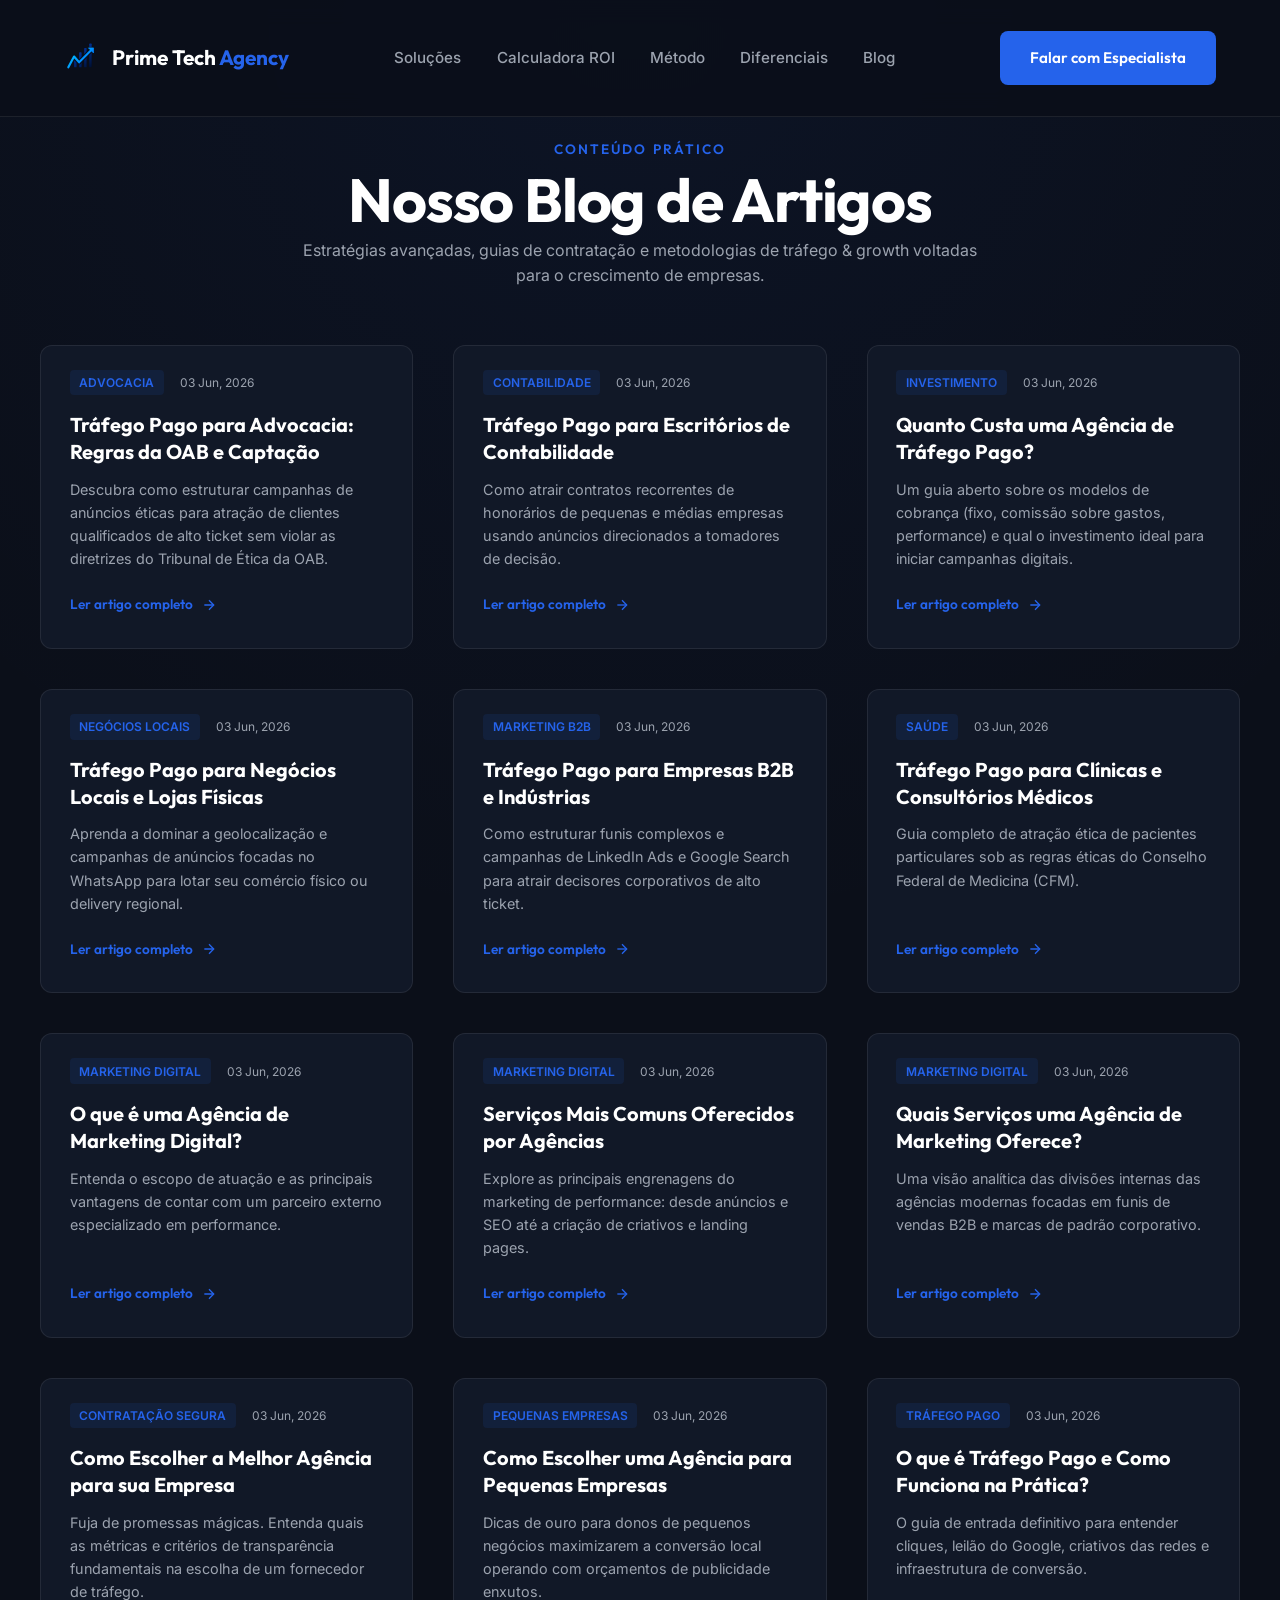
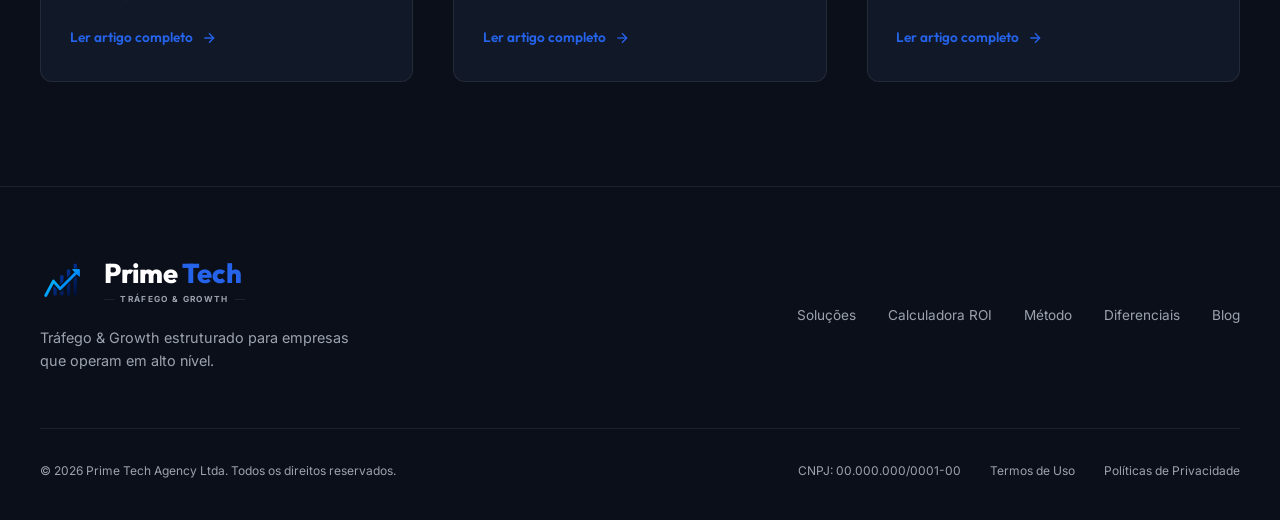
<file: blog.html>
<!DOCTYPE html>
<html lang="pt-BR">
<head>
    <!-- Google Tag Manager -->
    <script>(function(w,d,s,l,i){w[l]=w[l]||[];w[l].push({'gtm.start':
    new Date().getTime(),event:'gtm.js'});var f=d.getElementsByTagName(s)[0],
    j=d.createElement(s),dl=l!='dataLayer'?'&l='+l:'';j.async=true;j.src=
    'https://www.googletagmanager.com/gtm.js?id='+i+dl;f.parentNode.insertBefore(j,f);
    })(window,document,'script','dataLayer','GTM-NPH5JZMZ');</script>
    <!-- End Google Tag Manager -->
    <!-- Google tag (gtag.js) - Google Ads -->
    <script async src="https://www.googletagmanager.com/gtag/js?id=AW-18360451726"></script>
    <script>
      window.dataLayer = window.dataLayer || [];
      function gtag(){dataLayer.push(arguments);}
      gtag('js', new Date());
      gtag('config', 'AW-18360451726');
    </script>
    <!-- End Google tag -->
    <!-- Meta Pixel (utmify) -->
    <script>
      window.pixelId = "6a32a3fba366bef6dda83471";
      var a = document.createElement("script");
      a.setAttribute("async", "");
      a.setAttribute("defer", "");
      a.setAttribute("src", "https://cdn.utmify.com.br/scripts/pixel/pixel.js");
      document.head.appendChild(a);
    </script>
    <!-- Google tag (gtag.js) -->
    <script async src="https://www.googletagmanager.com/gtag/js?id=G-JE36SQ3GB4"></script>
    <script>
      window.dataLayer = window.dataLayer || [];
      function gtag(){dataLayer.push(arguments);}
      gtag('js', new Date());

      gtag('config', 'G-JE36SQ3GB4');
    </script>
    <meta charset="UTF-8">
    <meta name="viewport" content="width=device-width, initial-scale=1.0">
    <meta name="description" content="Blog da Prime Tech Agency. Confira artigos técnicos e estratégias práticas de tráfego, growth, marketing digital e captação de leads de alto ticket.">
    <meta name="robots" content="index, follow" />
    <link rel="canonical" href="https://agencia.primetechonline.shop/blog.html" />
    <title>Blog & Conteúdos | Prime Tech Agency</title>
    
    <!-- Google Fonts -->
    <link rel="preconnect" href="https://fonts.googleapis.com">
    <link rel="preconnect" href="https://fonts.gstatic.com" crossorigin>
    <link href="https://fonts.googleapis.com/css2?family=Inter:wght@300;400;500;600;700&family=Outfit:wght@400;500;600;700;800&display=swap" rel="stylesheet">
    
    <!-- Local Stylesheet & Favicon -->
    <link rel="stylesheet" href="style.css">
    <link rel="icon" type="image/svg+xml" href="assets/favicon.svg" />
</head>
<body>
    <!-- Google Tag Manager (noscript) -->
    <noscript><iframe src="https://www.googletagmanager.com/ns.html?id=GTM-NPH5JZMZ"
    height="0" width="0" style="display:none;visibility:hidden"></iframe></noscript>
    <!-- End Google Tag Manager (noscript) -->

    <!-- NAVBAR -->
    <header class="navbar scrolled" id="navbar">
        <div class="nav-container">
            <a href="index.html" class="logo">
                <svg width="36" height="36" viewBox="0 0 100 100" fill="none" xmlns="http://www.w3.org/2000/svg">
                    <defs>
                        <linearGradient id="logo-blue-grad" x1="20" y1="20" x2="80" y2="80" gradientUnits="userSpaceOnUse">
                            <stop offset="0%" stop-color="#00d2ff"/>
                            <stop offset="100%" stop-color="#0055ff"/>
                        </linearGradient>
                        <linearGradient id="logo-navy-grad" x1="20" y1="20" x2="80" y2="80" gradientUnits="userSpaceOnUse">
                            <stop offset="0%" stop-color="#0044cc"/>
                            <stop offset="100%" stop-color="#000b26"/>
                        </linearGradient>
                        <mask id="logo-arrow-mask">
                            <rect x="0" y="0" width="100" height="100" fill="white"/>
                            <path d="M 12 76 L 28 46 L 42 62 L 76 28" stroke="black" stroke-width="12" stroke-linecap="round" stroke-linejoin="round" fill="none"/>
                            <polygon points="82,22 68,22 82,36" fill="black" stroke="black" stroke-width="4" stroke-linejoin="round"/>
                        </mask>
                    </defs>
                    <g mask="url(#logo-arrow-mask)">
                        <rect x="28" y="46" width="7" height="30" rx="2" fill="url(#logo-navy-grad)" />
                        <rect x="42" y="34" width="7" height="42" rx="2" fill="url(#logo-navy-grad)" />
                        <rect x="56" y="22" width="7" height="54" rx="2" fill="url(#logo-navy-grad)" />
                        <rect x="70" y="10" width="7" height="66" rx="2" fill="url(#logo-navy-grad)" />
                    </g>
                    <path d="M 12 76 L 28 46 L 42 62 L 76 28" stroke="url(#logo-blue-grad)" stroke-width="6" stroke-linecap="round" stroke-linejoin="round" fill="none"/>
                    <polygon points="82,22 68,22 82,36" fill="url(#logo-blue-grad)" stroke="url(#logo-blue-grad)" stroke-width="2" stroke-linejoin="round"/>
                </svg>
                <span>Prime Tech <span class="accent-text">Agency</span></span>
            </a>
            
            <nav class="nav-links">
                <a href="index.html#solucoes">Soluções</a>
                <a href="index.html#calculadora">Calculadora ROI</a>
                <a href="index.html#metodo">Método</a>
                <a href="index.html#diferenciais">Diferenciais</a>
                <a href="blog.html" class="accent-text">Blog</a>
            </nav>
            
            <a href="index.html#contato" class="btn btn-primary nav-cta">Falar com Especialista</a>
        </div>
    </header>

    <!-- BLOG PAGE CONTAINER -->
    <main class="blog-post-page" style="padding-top: 8.5rem;">
        <div class="section-container">
            <div class="section-header" style="margin-bottom: 3.5rem;">
                <span class="section-subtitle">Conteúdo Prático</span>
                <h1>Nosso Blog de Artigos</h1>
                <p>Estratégias avançadas, guias de contratação e metodologias de tráfego & growth voltadas para o crescimento de empresas.</p>
            </div>
            
            <div class="blog-grid">
                <!-- Artigo 1: Advocacia -->
                <div class="blog-card">
                    <div class="blog-card-meta">
                        <span class="blog-tag">Advocacia</span>
                        <span>03 Jun, 2026</span>
                    </div>
                    <div class="blog-card-content">
                        <h3>Tráfego Pago para Advocacia: Regras da OAB e Captação</h3>
                        <p>Descubra como estruturar campanhas de anúncios éticas para atração de clientes qualificados de alto ticket sem violar as diretrizes do Tribunal de Ética da OAB.</p>
                        <a href="blog/trafego-pago-para-advocacia.html" class="read-more-link">
                            <span>Ler artigo completo</span>
                            <svg width="16" height="16" viewBox="0 0 24 24" fill="none" stroke="currentColor" stroke-width="2"><line x1="5" y1="12" x2="19" y2="12"></line><polyline points="12 5 19 12 12 19"></polyline></svg>
                        </a>
                    </div>
                </div>

                <!-- Artigo 2: Contadores -->
                <div class="blog-card">
                    <div class="blog-card-meta">
                        <span class="blog-tag">Contabilidade</span>
                        <span>03 Jun, 2026</span>
                    </div>
                    <div class="blog-card-content">
                        <h3>Tráfego Pago para Escritórios de Contabilidade</h3>
                        <p>Como atrair contratos recorrentes de honorários de pequenas e médias empresas usando anúncios direcionados a tomadores de decisão.</p>
                        <a href="blog/trafego-pago-para-contadores.html" class="read-more-link">
                            <span>Ler artigo completo</span>
                            <svg width="16" height="16" viewBox="0 0 24 24" fill="none" stroke="currentColor" stroke-width="2"><line x1="5" y1="12" x2="19" y2="12"></line><polyline points="12 5 19 12 12 19"></polyline></svg>
                        </a>
                    </div>
                </div>

                <!-- Artigo 3: Custo -->
                <div class="blog-card">
                    <div class="blog-card-meta">
                        <span class="blog-tag">Investimento</span>
                        <span>03 Jun, 2026</span>
                    </div>
                    <div class="blog-card-content">
                        <h3>Quanto Custa uma Agência de Tráfego Pago?</h3>
                        <p>Um guia aberto sobre os modelos de cobrança (fixo, comissão sobre gastos, performance) e qual o investimento ideal para iniciar campanhas digitais.</p>
                        <a href="blog/quanto-custa-agencia-trafego-pago.html" class="read-more-link">
                            <span>Ler artigo completo</span>
                            <svg width="16" height="16" viewBox="0 0 24 24" fill="none" stroke="currentColor" stroke-width="2"><line x1="5" y1="12" x2="19" y2="12"></line><polyline points="12 5 19 12 12 19"></polyline></svg>
                        </a>
                    </div>
                </div>

                <!-- Artigo 4: Negócios Locais -->
                <div class="blog-card">
                    <div class="blog-card-meta">
                        <span class="blog-tag">Negócios Locais</span>
                        <span>03 Jun, 2026</span>
                    </div>
                    <div class="blog-card-content">
                        <h3>Tráfego Pago para Negócios Locais e Lojas Físicas</h3>
                        <p>Aprenda a dominar a geolocalização e campanhas de anúncios focadas no WhatsApp para lotar seu comércio físico ou delivery regional.</p>
                        <a href="blog/trafego-pago-para-negocios-locais.html" class="read-more-link">
                            <span>Ler artigo completo</span>
                            <svg width="16" height="16" viewBox="0 0 24 24" fill="none" stroke="currentColor" stroke-width="2"><line x1="5" y1="12" x2="19" y2="12"></line><polyline points="12 5 19 12 12 19"></polyline></svg>
                        </a>
                    </div>
                </div>

                <!-- Artigo 5: Empresas B2B -->
                <div class="blog-card">
                    <div class="blog-card-meta">
                        <span class="blog-tag">Marketing B2B</span>
                        <span>03 Jun, 2026</span>
                    </div>
                    <div class="blog-card-content">
                        <h3>Tráfego Pago para Empresas B2B e Indústrias</h3>
                        <p>Como estruturar funis complexos e campanhas de LinkedIn Ads e Google Search para atrair decisores corporativos de alto ticket.</p>
                        <a href="blog/trafego-pago-para-empresas-b2b.html" class="read-more-link">
                            <span>Ler artigo completo</span>
                            <svg width="16" height="16" viewBox="0 0 24 24" fill="none" stroke="currentColor" stroke-width="2"><line x1="5" y1="12" x2="19" y2="12"></line><polyline points="12 5 19 12 12 19"></polyline></svg>
                        </a>
                    </div>
                </div>

                <!-- Artigo 6: Clínicas -->
                <div class="blog-card">
                    <div class="blog-card-meta">
                        <span class="blog-tag">Saúde</span>
                        <span>03 Jun, 2026</span>
                    </div>
                    <div class="blog-card-content">
                        <h3>Tráfego Pago para Clínicas e Consultórios Médicos</h3>
                        <p>Guia completo de atração ética de pacientes particulares sob as regras éticas do Conselho Federal de Medicina (CFM).</p>
                        <a href="blog/trafego-pago-para-clinicas.html" class="read-more-link">
                            <span>Ler artigo completo</span>
                            <svg width="16" height="16" viewBox="0 0 24 24" fill="none" stroke="currentColor" stroke-width="2"><line x1="5" y1="12" x2="19" y2="12"></line><polyline points="12 5 19 12 12 19"></polyline></svg>
                        </a>
                    </div>
                </div>

                <!-- Artigo 7: O que é Agência -->
                <div class="blog-card">
                    <div class="blog-card-meta">
                        <span class="blog-tag">Marketing Digital</span>
                        <span>03 Jun, 2026</span>
                    </div>
                    <div class="blog-card-content">
                        <h3>O que é uma Agência de Marketing Digital?</h3>
                        <p>Entenda o escopo de atuação e as principais vantagens de contar com um parceiro externo especializado em performance.</p>
                        <a href="blog/o-que-e-agencia-marketing-digital.html" class="read-more-link">
                            <span>Ler artigo completo</span>
                            <svg width="16" height="16" viewBox="0 0 24 24" fill="none" stroke="currentColor" stroke-width="2"><line x1="5" y1="12" x2="19" y2="12"></line><polyline points="12 5 19 12 12 19"></polyline></svg>
                        </a>
                    </div>
                </div>

                <!-- Artigo 8: Serviços Comuns -->
                <div class="blog-card">
                    <div class="blog-card-meta">
                        <span class="blog-tag">Marketing Digital</span>
                        <span>03 Jun, 2026</span>
                    </div>
                    <div class="blog-card-content">
                        <h3>Serviços Mais Comuns Oferecidos por Agências</h3>
                        <p>Explore as principais engrenagens do marketing de performance: desde anúncios e SEO até a criação de criativos e landing pages.</p>
                        <a href="blog/servicos-comuns-agencia-marketing.html" class="read-more-link">
                            <span>Ler artigo completo</span>
                            <svg width="16" height="16" viewBox="0 0 24 24" fill="none" stroke="currentColor" stroke-width="2"><line x1="5" y1="12" x2="19" y2="12"></line><polyline points="12 5 19 12 12 19"></polyline></svg>
                        </a>
                    </div>
                </div>

                <!-- Artigo 9: Quais Serviços -->
                <div class="blog-card">
                    <div class="blog-card-meta">
                        <span class="blog-tag">Marketing Digital</span>
                        <span>03 Jun, 2026</span>
                    </div>
                    <div class="blog-card-content">
                        <h3>Quais Serviços uma Agência de Marketing Oferece?</h3>
                        <p>Uma visão analítica das divisões internas das agências modernas focadas em funis de vendas B2B e marcas de padrão corporativo.</p>
                        <a href="blog/quais-servicos-agencia-marketing-oferece.html" class="read-more-link">
                            <span>Ler artigo completo</span>
                            <svg width="16" height="16" viewBox="0 0 24 24" fill="none" stroke="currentColor" stroke-width="2"><line x1="5" y1="12" x2="19" y2="12"></line><polyline points="12 5 19 12 12 19"></polyline></svg>
                        </a>
                    </div>
                </div>

                <!-- Artigo 10: Como Escolher -->
                <div class="blog-card">
                    <div class="blog-card-meta">
                        <span class="blog-tag">Contratação Segura</span>
                        <span>03 Jun, 2026</span>
                    </div>
                    <div class="blog-card-content">
                        <h3>Como Escolher a Melhor Agência para sua Empresa</h3>
                        <p>Fuja de promessas mágicas. Entenda quais as métricas e critérios de transparência fundamentais na escolha de um fornecedor de tráfego.</p>
                        <a href="blog/como-escolher-melhor-agencia-marketing.html" class="read-more-link">
                            <span>Ler artigo completo</span>
                            <svg width="16" height="16" viewBox="0 0 24 24" fill="none" stroke="currentColor" stroke-width="2"><line x1="5" y1="12" x2="19" y2="12"></line><polyline points="12 5 19 12 12 19"></polyline></svg>
                        </a>
                    </div>
                </div>

                <!-- Artigo 11: Pequenas Empresas -->
                <div class="blog-card">
                    <div class="blog-card-meta">
                        <span class="blog-tag">Pequenas Empresas</span>
                        <span>03 Jun, 2026</span>
                    </div>
                    <div class="blog-card-content">
                        <h3>Como Escolher uma Agência para Pequenas Empresas</h3>
                        <p>Dicas de ouro para donos de pequenos negócios maximizarem a conversão local operando com orçamentos de publicidade enxutos.</p>
                        <a href="blog/como-escolher-agencia-marketing-pequenas-empresas.html" class="read-more-link">
                            <span>Ler artigo completo</span>
                            <svg width="16" height="16" viewBox="0 0 24 24" fill="none" stroke="currentColor" stroke-width="2"><line x1="5" y1="12" x2="19" y2="12"></line><polyline points="12 5 19 12 12 19"></polyline></svg>
                        </a>
                    </div>
                </div>

                <!-- Artigo 12: Funcionamento Tráfego -->
                <div class="blog-card">
                    <div class="blog-card-meta">
                        <span class="blog-tag">Tráfego Pago</span>
                        <span>03 Jun, 2026</span>
                    </div>
                    <div class="blog-card-content">
                        <h3>O que é Tráfego Pago e Como Funciona na Prática?</h3>
                        <p>O guia de entrada definitivo para entender cliques, leilão do Google, criativos das redes e infraestrutura de conversão.</p>
                        <a href="blog/o-que-e-trafego-pago-como-funciona.html" class="read-more-link">
                            <span>Ler artigo completo</span>
                            <svg width="16" height="16" viewBox="0 0 24 24" fill="none" stroke="currentColor" stroke-width="2"><line x1="5" y1="12" x2="19" y2="12"></line><polyline points="12 5 19 12 12 19"></polyline></svg>
                        </a>
                    </div>
                </div>
            </div>
        </div>
    </main>

    <!-- FOOTER -->
    <footer class="footer">
        <div class="footer-container">
            <div class="footer-top">
                <div class="footer-brand">
                    <div class="brand-logo-full">
                        <svg width="48" height="48" viewBox="0 0 100 100" fill="none" xmlns="http://www.w3.org/2000/svg" class="footer-logo-svg">
                            <defs>
                                <linearGradient id="logo-blue-grad-footer" x1="20" y1="20" x2="80" y2="80" gradientUnits="userSpaceOnUse">
                                    <stop offset="0%" stop-color="#00d2ff"/>
                                    <stop offset="100%" stop-color="#0055ff"/>
                                </linearGradient>
                                <linearGradient id="logo-navy-grad-footer" x1="20" y1="20" x2="80" y2="80" gradientUnits="userSpaceOnUse">
                                    <stop offset="0%" stop-color="#0044cc"/>
                                    <stop offset="100%" stop-color="#000b26"/>
                                </linearGradient>
                                <mask id="logo-arrow-mask-footer">
                                    <rect x="0" y="0" width="100" height="100" fill="white"/>
                                    <path d="M 12 76 L 28 46 L 42 62 L 76 28" stroke="black" stroke-width="12" stroke-linecap="round" stroke-linejoin="round" fill="none"/>
                                    <polygon points="82,22 68,22 82,36" fill="black" stroke="black" stroke-width="4" stroke-linejoin="round"/>
                                </mask>
                            </defs>
                            <g mask="url(#logo-arrow-mask-footer)">
                                <rect x="28" y="46" width="7" height="30" rx="2" fill="url(#logo-navy-grad-footer)" />
                                <rect x="42" y="34" width="7" height="42" rx="2" fill="url(#logo-navy-grad-footer)" />
                                <rect x="56" y="22" width="7" height="54" rx="2" fill="url(#logo-navy-grad-footer)" />
                                <rect x="70" y="10" width="7" height="66" rx="2" fill="url(#logo-navy-grad-footer)" />
                            </g>
                            <path d="M 12 76 L 28 46 L 42 62 L 76 28" stroke="url(#logo-blue-grad-footer)" stroke-width="6" stroke-linecap="round" stroke-linejoin="round" fill="none"/>
                            <polygon points="82,22 68,22 82,36" fill="url(#logo-blue-grad-footer)" stroke="url(#logo-blue-grad-footer)" stroke-width="2" stroke-linejoin="round"/>
                        </svg>
                        <div class="brand-text-container">
                            <span class="brand-title">Prime <span class="brand-title-accent">Tech</span></span>
                            <div class="brand-subtitle">
                                <span class="subtitle-line"></span>
                                <span class="subtitle-txt">TRÁFEGO & GROWTH</span>
                                <span class="subtitle-line"></span>
                            </div>
                        </div>
                    </div>
                    <p class="footer-slogan" style="margin-top: 1.2rem;">Tráfego & Growth estruturado para empresas que operam em alto nível.</p>
                </div>
                
                <div class="footer-nav">
                    <a href="index.html#solucoes">Soluções</a>
                    <a href="index.html#calculadora">Calculadora ROI</a>
                    <a href="index.html#metodo">Método</a>
                    <a href="index.html#diferenciais">Diferenciais</a>
                    <a href="blog.html">Blog</a>
                </div>
            </div>
            
            <hr class="footer-divider">
            
            <div class="footer-bottom">
                <p class="copyright">&copy; 2026 Prime Tech Agency Ltda. Todos os direitos reservados.</p>
                <div class="footer-legal">
                    <span>CNPJ: 00.000.000/0001-00</span>
                    <a href="#">Termos de Uso</a>
                    <a href="#">Políticas de Privacidade</a>
                </div>
            </div>
        </div>
    </footer>

</body>
</html>
</file>
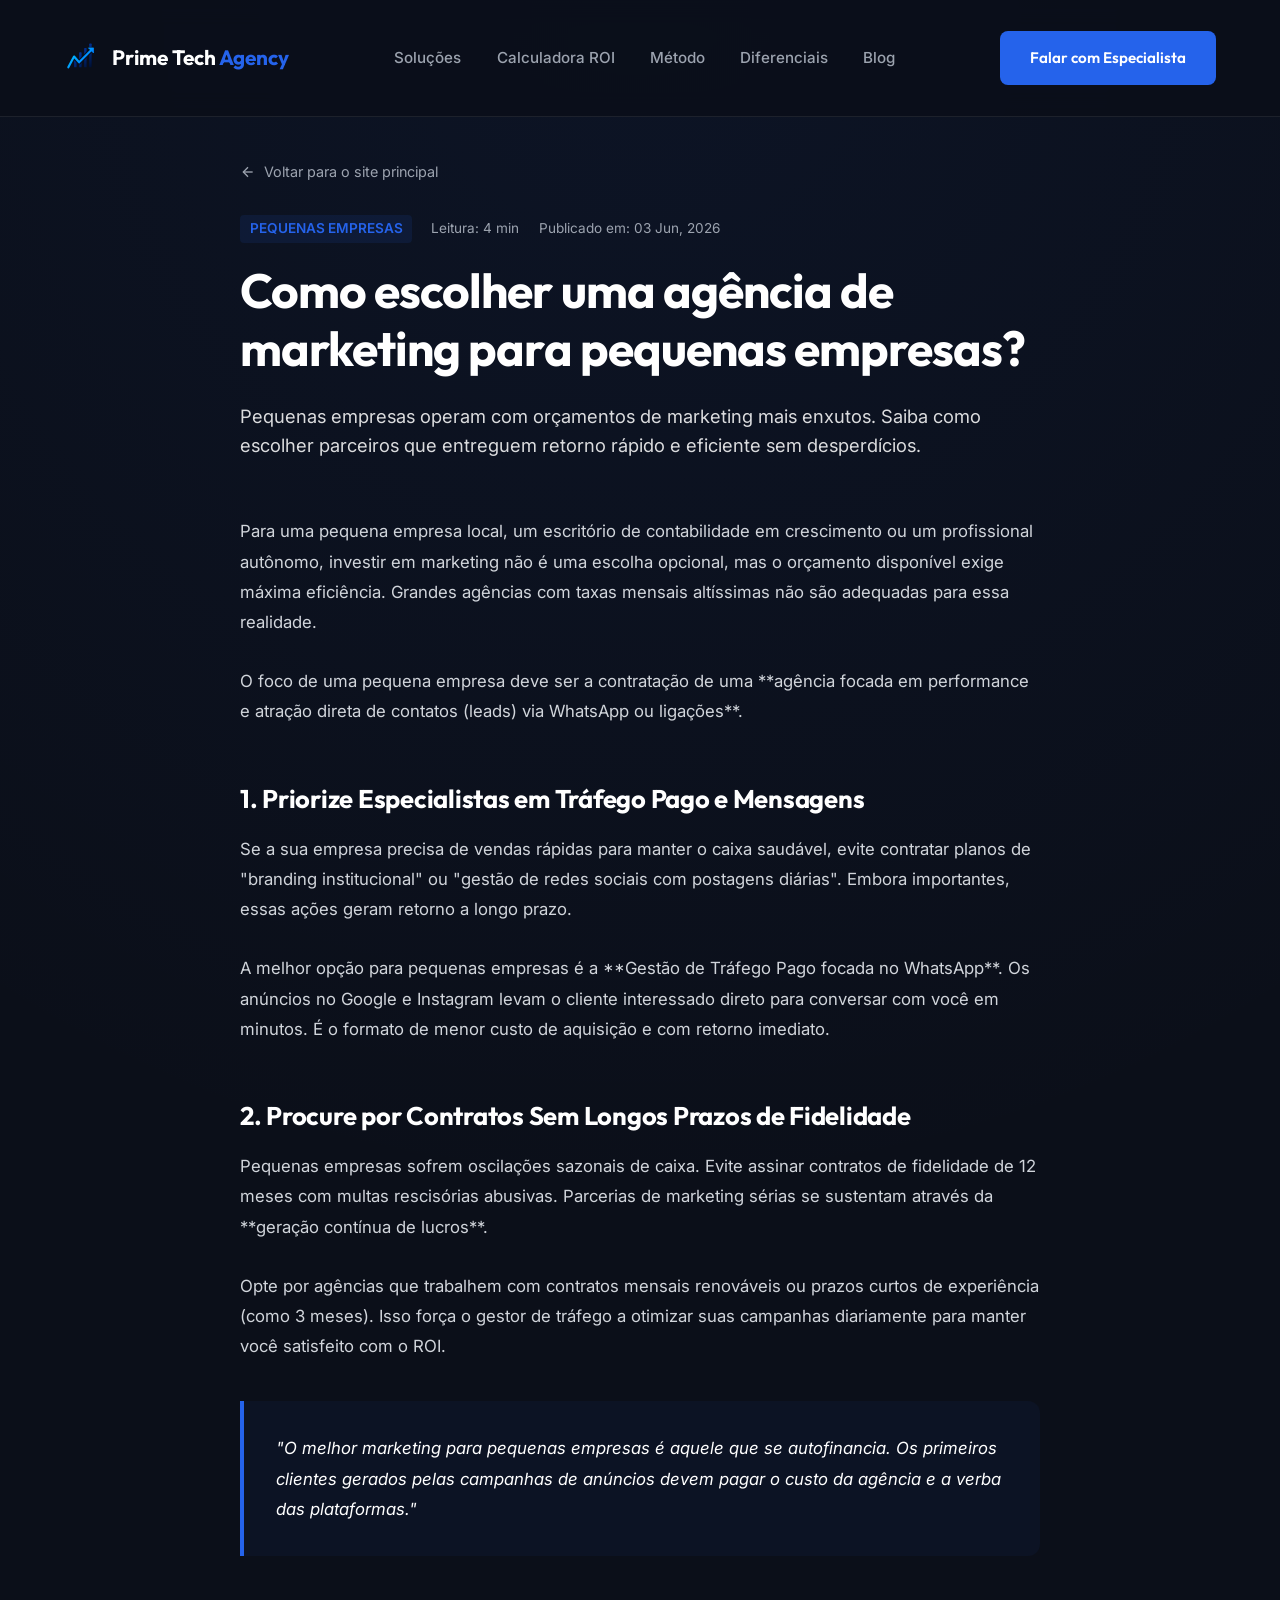
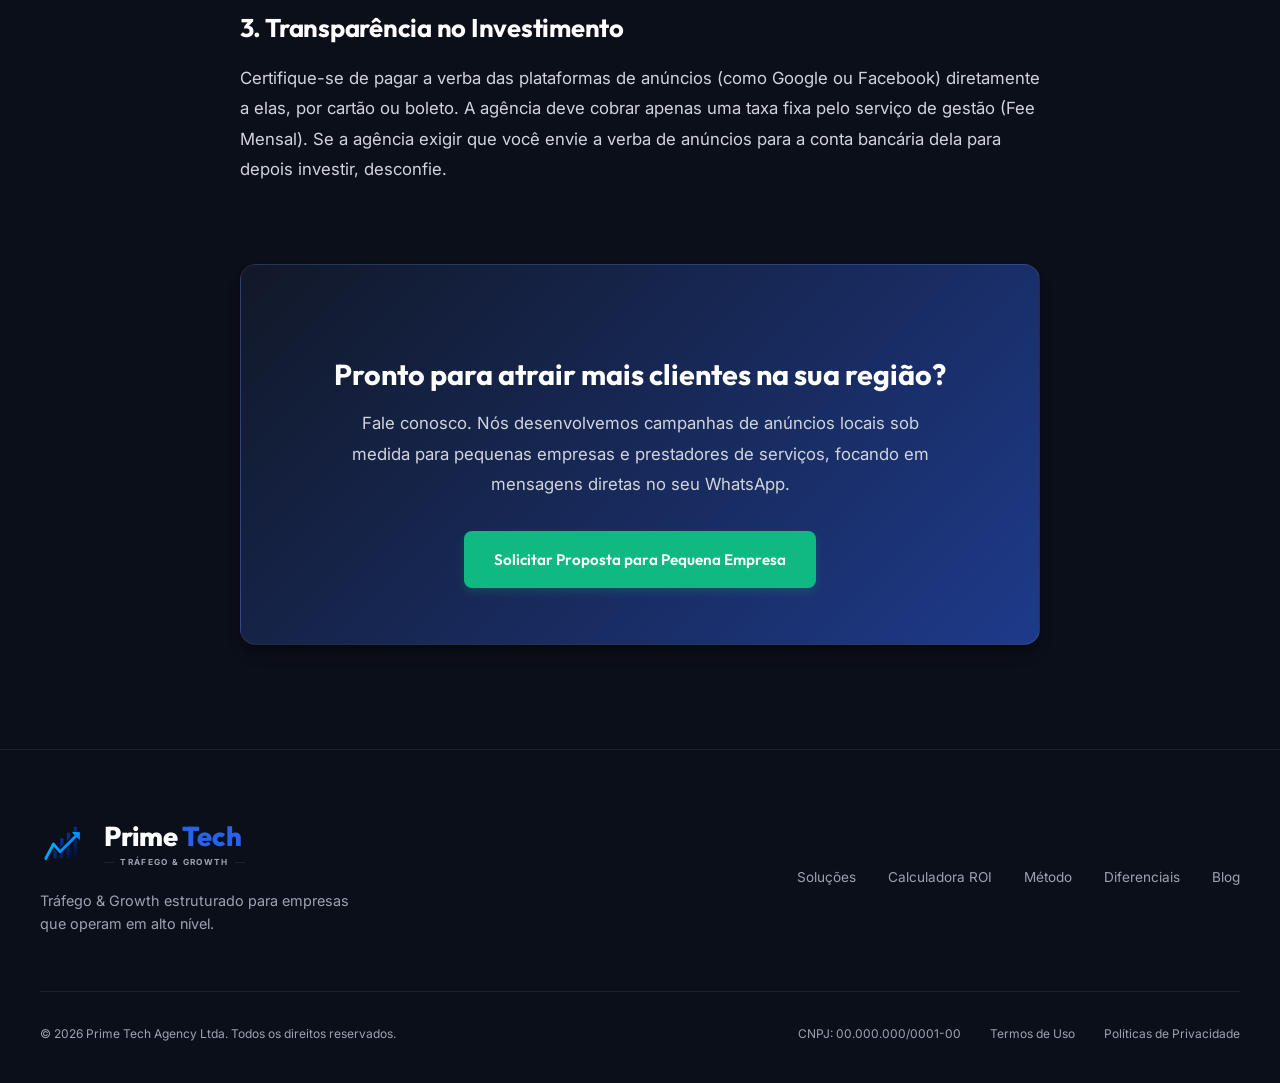
<file: blog/como-escolher-agencia-marketing-pequenas-empresas.html>
﻿<!DOCTYPE html>
<html lang="pt-BR">
<head>
    <!-- Google Tag Manager -->
    <script>(function(w,d,s,l,i){w[l]=w[l]||[];w[l].push({'gtm.start':
    new Date().getTime(),event:'gtm.js'});var f=d.getElementsByTagName(s)[0],
    j=d.createElement(s),dl=l!='dataLayer'?'&l='+l:'';j.async=true;j.src=
    'https://www.googletagmanager.com/gtm.js?id='+i+dl;f.parentNode.insertBefore(j,f);
    })(window,document,'script','dataLayer','GTM-NPH5JZMZ');</script>
    <!-- End Google Tag Manager -->
    <!-- Google tag (gtag.js) - Google Ads -->
    <script async src="https://www.googletagmanager.com/gtag/js?id=AW-18360451726"></script>
    <script>
      window.dataLayer = window.dataLayer || [];
      function gtag(){dataLayer.push(arguments);}
      gtag('js', new Date());
      gtag('config', 'AW-18360451726');
    </script>
    <!-- End Google tag -->
    <!-- Meta Pixel (utmify) -->
    <script>
      window.pixelId = "6a32a3fba366bef6dda83471";
      var a = document.createElement("script");
      a.setAttribute("async", "");
      a.setAttribute("defer", "");
      a.setAttribute("src", "https://cdn.utmify.com.br/scripts/pixel/pixel.js");
      document.head.appendChild(a);
    </script>
    <!-- Google tag (gtag.js) -->
    <script async src="https://www.googletagmanager.com/gtag/js?id=G-JE36SQ3GB4"></script>
    <script>
      window.dataLayer = window.dataLayer || [];
      function gtag(){dataLayer.push(arguments);}
      gtag('js', new Date());

      gtag('config', 'G-JE36SQ3GB4');
    </script>
    <meta charset="UTF-8">
    <meta name="viewport" content="width=device-width, initial-scale=1.0">
    <meta name="description" content="Como escolher uma agência de marketing para pequenas empresas? Descubra o passo a passo para selecionar parceiros acessíveis e eficientes sem desperdiçar verba.">
    <meta name="robots" content="index, follow" />
    <link rel="canonical" href="https://agencia.primetechonline.shop/blog/como-escolher-agencia-marketing-pequenas-empresas.html" />
    <title>Marketing para Pequenas Empresas: Como Escolher Agência | Prime Tech Agency</title>
    
    <!-- Google Fonts -->
    <link rel="preconnect" href="https://fonts.googleapis.com">
    <link rel="preconnect" href="https://fonts.gstatic.com" crossorigin>
    <link href="https://fonts.googleapis.com/css2?family=Inter:wght@300;400;500;600;700&family=Outfit:wght@400;500;600;700;800&display=swap" rel="stylesheet">
    
    <!-- Local Stylesheet & Favicon -->
    <link rel="stylesheet" href="../style.css">
    <link rel="icon" type="image/svg+xml" href="../assets/favicon.svg" />
    
    <!-- JSON-LD Structured Data -->
    <script type="application/ld+json">
    {
      "@context": "https://schema.org",
      "@type": "BlogPosting",
      "headline": "Como escolher uma agência de marketing para pequenas empresas?",
      "image": "https://agencia.primetechonline.shop/assets/dashboard_mockup.png",
      "genre": "Marketing Digital",
      "publisher": {
        "@type": "Organization",
        "name": "Prime Tech Agency",
        "logo": {
          "@type": "ImageObject",
          "url": "https://agencia.primetechonline.shop/assets/favicon.svg"
        }
      },
      "url": "https://agencia.primetechonline.shop/blog/como-escolher-agencia-marketing-pequenas-empresas.html",
      "datePublished": "2026-06-03",
      "author": {
        "@type": "Organization",
        "name": "Prime Tech Agency"
      },
      "description": "Guia focado no orçamento e objetivos de pequenas empresas locais e escritórios contábeis ao contratar marketing digital com alta eficiência."
    }
    </script>
</head>
<body>
    <!-- Google Tag Manager (noscript) -->
    <noscript><iframe src="https://www.googletagmanager.com/ns.html?id=GTM-NPH5JZMZ"
    height="0" width="0" style="display:none;visibility:hidden"></iframe></noscript>
    <!-- End Google Tag Manager (noscript) -->

    <!-- NAVBAR -->
    <header class="navbar scrolled" id="navbar">
        <div class="nav-container">
            <a href="../index.html" class="logo">
                <svg width="36" height="36" viewBox="0 0 100 100" fill="none" xmlns="http://www.w3.org/2000/svg">
                    <defs>
                        <linearGradient id="logo-blue-grad" x1="20" y1="20" x2="80" y2="80" gradientUnits="userSpaceOnUse">
                            <stop offset="0%" stop-color="#00d2ff"/>
                            <stop offset="100%" stop-color="#0055ff"/>
                        </linearGradient>
                        <linearGradient id="logo-navy-grad" x1="20" y1="20" x2="80" y2="80" gradientUnits="userSpaceOnUse">
                            <stop offset="0%" stop-color="#0044cc"/>
                            <stop offset="100%" stop-color="#000b26"/>
                        </linearGradient>
                        <mask id="logo-arrow-mask">
                            <rect x="0" y="0" width="100" height="100" fill="white"/>
                            <path d="M 12 76 L 28 46 L 42 62 L 76 28" stroke="black" stroke-width="12" stroke-linecap="round" stroke-linejoin="round" fill="none"/>
                            <polygon points="82,22 68,22 82,36" fill="black" stroke="black" stroke-width="4" stroke-linejoin="round"/>
                        </mask>
                    </defs>
                    <g mask="url(#logo-arrow-mask)">
                        <rect x="28" y="46" width="7" height="30" rx="2" fill="url(#logo-navy-grad)" />
                        <rect x="42" y="34" width="7" height="42" rx="2" fill="url(#logo-navy-grad)" />
                        <rect x="56" y="22" width="7" height="54" rx="2" fill="url(#logo-navy-grad)" />
                        <rect x="70" y="10" width="7" height="66" rx="2" fill="url(#logo-navy-grad)" />
                    </g>
                    <path d="M 12 76 L 28 46 L 42 62 L 76 28" stroke="url(#logo-blue-grad)" stroke-width="6" stroke-linecap="round" stroke-linejoin="round" fill="none"/>
                    <polygon points="82,22 68,22 82,36" fill="url(#logo-blue-grad)" stroke="url(#logo-blue-grad)" stroke-width="2" stroke-linejoin="round"/>
                </svg>
                <span>Prime Tech <span class="accent-text">Agency</span></span>
            </a>
            
            <nav class="nav-links">
                <a href="../index.html#solucoes">Soluções</a>
                <a href="../index.html#calculadora">Calculadora ROI</a>
                <a href="../index.html#metodo">Método</a>
                <a href="../index.html#diferenciais">Diferenciais</a>
                <a href="../blog.html">Blog</a>
            </nav>
            
            <a href="../index.html#contato" class="btn btn-primary nav-cta">Falar com Especialista</a>
        </div>
    </header>

    <!-- ARTICLE READING CONTAINER -->
    <main class="blog-post-page">
        <article class="blog-post-container">
            <a href="../blog.html" class="post-back-link">
                <svg width="16" height="16" viewBox="0 0 24 24" fill="none" stroke="currentColor" stroke-width="2" style="vertical-align: middle;">
                    <line x1="19" y1="12" x2="5" y2="12"></line>
                    <polyline points="12 19 5 12 12 5"></polyline>
                </svg>
                Voltar para o site principal
            </a>
            
            <header class="post-header">
                <div class="post-meta-top">
                    <span class="blog-tag">Pequenas Empresas</span>
                    <span>Leitura: 4 min</span>
                    <span>Publicado em: 03 Jun, 2026</span>
                </div>
                <h1>Como escolher uma agência de marketing para pequenas empresas?</h1>
                <p class="post-lead">
                    Pequenas empresas operam com orçamentos de marketing mais enxutos. Saiba como escolher parceiros que entreguem retorno rápido e eficiente sem desperdícios.
                </p>
            </header>
            
            <section class="post-body">
                <p>Para uma pequena empresa local, um escritório de contabilidade em crescimento ou um profissional autônomo, investir em marketing não é uma escolha opcional, mas o orçamento disponível exige máxima eficiência. Grandes agências com taxas mensais altíssimas não são adequadas para essa realidade.</p>
                
                <p>O foco de uma pequena empresa deve ser a contratação de uma **agência focada em performance e atração direta de contatos (leads) via WhatsApp ou ligações**.</p>
                
                <h2>1. Priorize Especialistas em Tráfego Pago e Mensagens</h2>
                <p>Se a sua empresa precisa de vendas rápidas para manter o caixa saudável, evite contratar planos de "branding institucional" ou "gestão de redes sociais com postagens diárias". Embora importantes, essas ações geram retorno a longo prazo.</p>
                <p>A melhor opção para pequenas empresas é a **Gestão de Tráfego Pago focada no WhatsApp**. Os anúncios no Google e Instagram levam o cliente interessado direto para conversar com você em minutos. É o formato de menor custo de aquisição e com retorno imediato.</p>
                
                <h2>2. Procure por Contratos Sem Longos Prazos de Fidelidade</h2>
                <p>Pequenas empresas sofrem oscilações sazonais de caixa. Evite assinar contratos de fidelidade de 12 meses com multas rescisórias abusivas. Parcerias de marketing sérias se sustentam através da **geração contínua de lucros**.</p>
                <p>Opte por agências que trabalhem com contratos mensais renováveis ou prazos curtos de experiência (como 3 meses). Isso força o gestor de tráfego a otimizar suas campanhas diariamente para manter você satisfeito com o ROI.</p>
                
                <div class="post-callout">
                    <p>"O melhor marketing para pequenas empresas é aquele que se autofinancia. Os primeiros clientes gerados pelas campanhas de anúncios devem pagar o custo da agência e a verba das plataformas."</p>
                </div>
                
                <h2>3. Transparência no Investimento</h2>
                <p>Certifique-se de pagar a verba das plataformas de anúncios (como Google ou Facebook) diretamente a elas, por cartão ou boleto. A agência deve cobrar apenas uma taxa fixa pelo serviço de gestão (Fee Mensal). Se a agência exigir que você envie a verba de anúncios para a conta bancária dela para depois investir, desconfie.</p>
                
                <!-- CTA Box -->
                <div class="post-cta-box">
                    <h3>Pronto para atrair mais clientes na sua região?</h3>
                    <p>Fale conosco. Nós desenvolvemos campanhas de anúncios locais sob medida para pequenas empresas e prestadores de serviços, focando em mensagens diretas no seu WhatsApp.</p>
                    <a href="../index.html#contato" class="btn btn-cta">Solicitar Proposta para Pequena Empresa</a>
                </div>
            </section>
        </article>
    </main>

    <!-- FOOTER -->
    <footer class="footer">
        <div class="footer-container">
            <div class="footer-top">
                <div class="footer-brand">
                    <div class="brand-logo-full">
                        <svg width="48" height="48" viewBox="0 0 100 100" fill="none" xmlns="http://www.w3.org/2000/svg" class="footer-logo-svg">
                            <defs>
                                <linearGradient id="logo-blue-grad-footer" x1="20" y1="20" x2="80" y2="80" gradientUnits="userSpaceOnUse">
                                    <stop offset="0%" stop-color="#00d2ff"/>
                                    <stop offset="100%" stop-color="#0055ff"/>
                                </linearGradient>
                                <linearGradient id="logo-navy-grad-footer" x1="20" y1="20" x2="80" y2="80" gradientUnits="userSpaceOnUse">
                                    <stop offset="0%" stop-color="#0044cc"/>
                                    <stop offset="100%" stop-color="#000b26"/>
                                </linearGradient>
                                <mask id="logo-arrow-mask-footer">
                                    <rect x="0" y="0" width="100" height="100" fill="white"/>
                                    <path d="M 12 76 L 28 46 L 42 62 L 76 28" stroke="black" stroke-width="12" stroke-linecap="round" stroke-linejoin="round" fill="none"/>
                                    <polygon points="82,22 68,22 82,36" fill="black" stroke="black" stroke-width="4" stroke-linejoin="round"/>
                                </mask>
                            </defs>
                            <g mask="url(#logo-arrow-mask-footer)">
                                <rect x="28" y="46" width="7" height="30" rx="2" fill="url(#logo-navy-grad-footer)" />
                                <rect x="42" y="34" width="7" height="42" rx="2" fill="url(#logo-navy-grad-footer)" />
                                <rect x="56" y="22" width="7" height="54" rx="2" fill="url(#logo-navy-grad-footer)" />
                                <rect x="70" y="10" width="7" height="66" rx="2" fill="url(#logo-navy-grad-footer)" />
                            </g>
                            <path d="M 12 76 L 28 46 L 42 62 L 76 28" stroke="url(#logo-blue-grad-footer)" stroke-width="6" stroke-linecap="round" stroke-linejoin="round" fill="none"/>
                            <polygon points="82,22 68,22 82,36" fill="url(#logo-blue-grad-footer)" stroke="url(#logo-blue-grad-footer)" stroke-width="2" stroke-linejoin="round"/>
                        </svg>
                        <div class="brand-text-container">
                            <span class="brand-title">Prime <span class="brand-title-accent">Tech</span></span>
                            <div class="brand-subtitle">
                                <span class="subtitle-line"></span>
                                <span class="subtitle-txt">TRÁFEGO & GROWTH</span>
                                <span class="subtitle-line"></span>
                            </div>
                        </div>
                    </div>
                    <p class="footer-slogan" style="margin-top: 1.2rem;">Tráfego & Growth estruturado para empresas que operam em alto nível.</p>
                </div>
                
                <div class="footer-nav">
                    <a href="../index.html#solucoes">Soluções</a>
                    <a href="../index.html#calculadora">Calculadora ROI</a>
                    <a href="../index.html#metodo">Método</a>
                    <a href="../index.html#diferenciais">Diferenciais</a>
                    <a href="../blog.html">Blog</a>
                </div>
            </div>
            
            <hr class="footer-divider">
            
            <div class="footer-bottom">
                <p class="copyright">&copy; 2026 Prime Tech Agency Ltda. Todos os direitos reservados.</p>
                <div class="footer-legal">
                    <span>CNPJ: 00.000.000/0001-00</span>
                    <a href="#">Termos de Uso</a>
                    <a href="#">Políticas de Privacidade</a>
                </div>
            </div>
        </div>
    </footer>

</body>
</html>
</file>
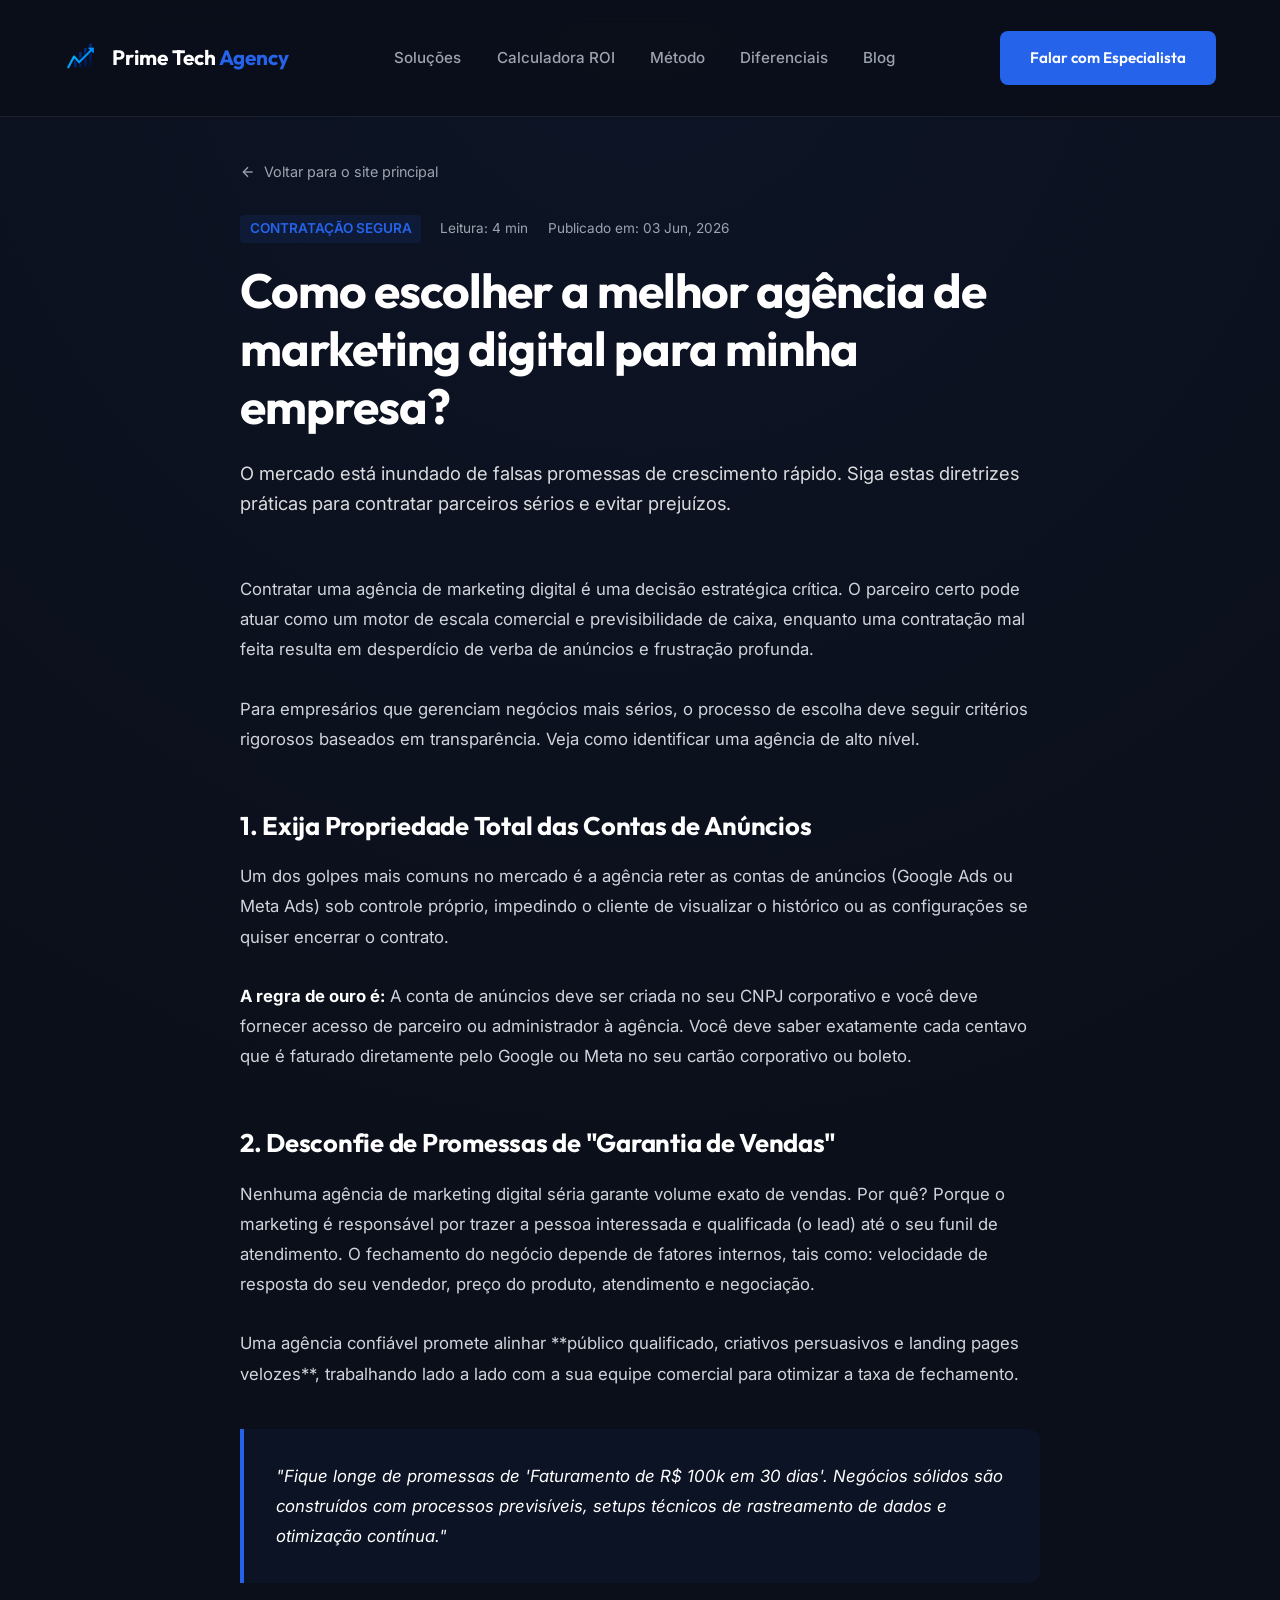
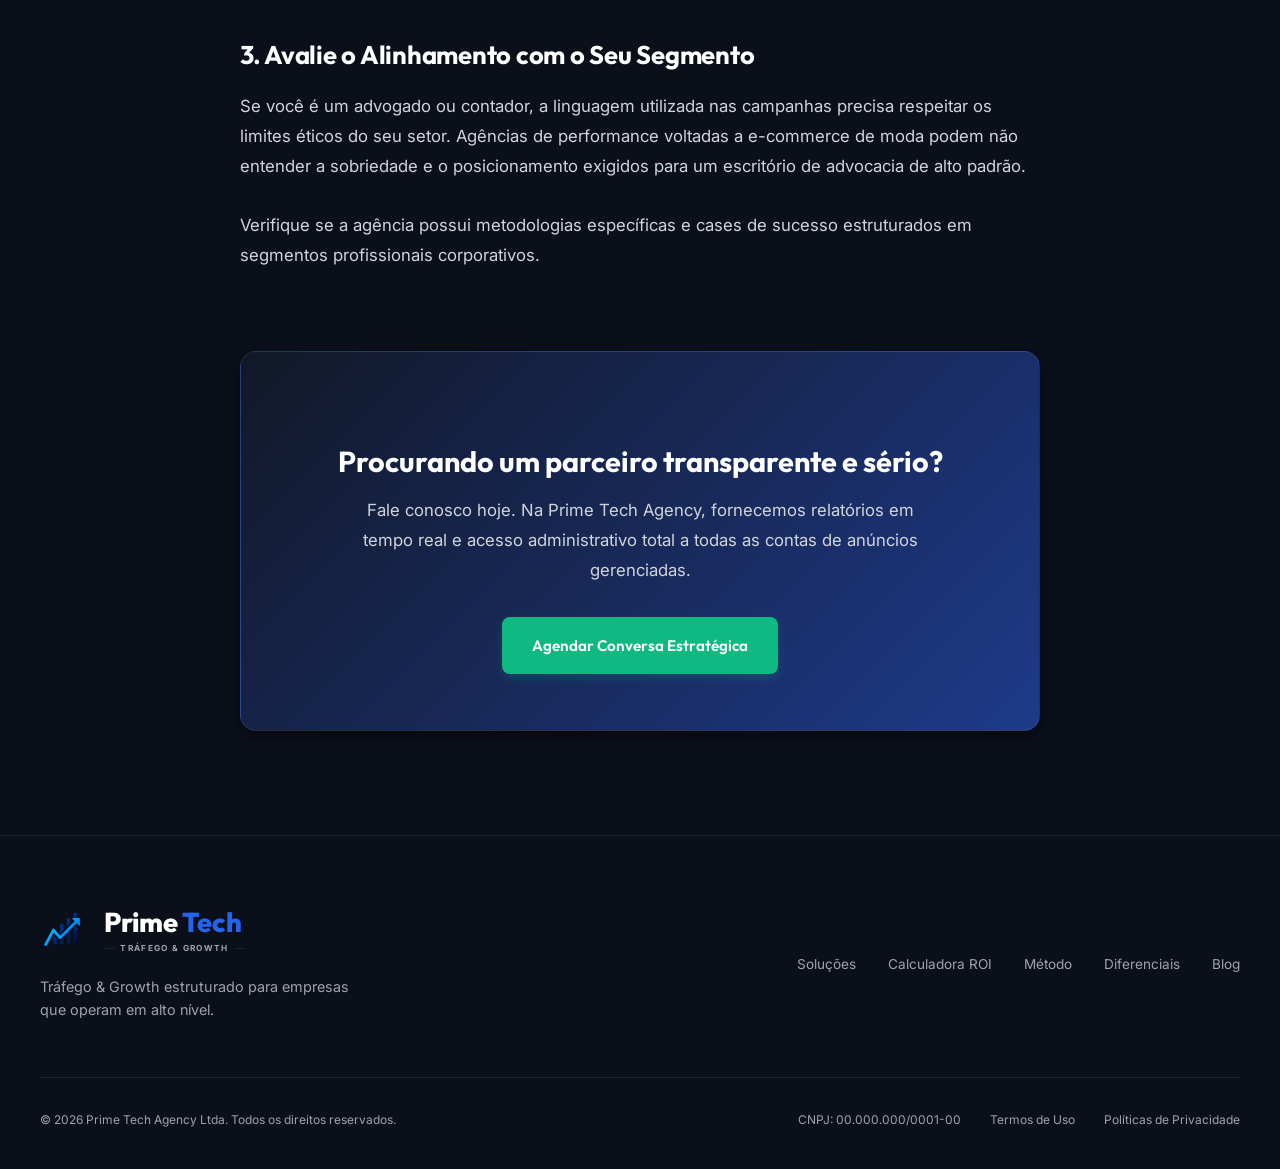
<file: blog/como-escolher-melhor-agencia-marketing.html>
﻿<!DOCTYPE html>
<html lang="pt-BR">
<head>
    <!-- Google Tag Manager -->
    <script>(function(w,d,s,l,i){w[l]=w[l]||[];w[l].push({'gtm.start':
    new Date().getTime(),event:'gtm.js'});var f=d.getElementsByTagName(s)[0],
    j=d.createElement(s),dl=l!='dataLayer'?'&l='+l:'';j.async=true;j.src=
    'https://www.googletagmanager.com/gtm.js?id='+i+dl;f.parentNode.insertBefore(j,f);
    })(window,document,'script','dataLayer','GTM-NPH5JZMZ');</script>
    <!-- End Google Tag Manager -->
    <!-- Google tag (gtag.js) - Google Ads -->
    <script async src="https://www.googletagmanager.com/gtag/js?id=AW-18360451726"></script>
    <script>
      window.dataLayer = window.dataLayer || [];
      function gtag(){dataLayer.push(arguments);}
      gtag('js', new Date());
      gtag('config', 'AW-18360451726');
    </script>
    <!-- End Google tag -->
    <!-- Meta Pixel (utmify) -->
    <script>
      window.pixelId = "6a32a3fba366bef6dda83471";
      var a = document.createElement("script");
      a.setAttribute("async", "");
      a.setAttribute("defer", "");
      a.setAttribute("src", "https://cdn.utmify.com.br/scripts/pixel/pixel.js");
      document.head.appendChild(a);
    </script>
    <!-- Google tag (gtag.js) -->
    <script async src="https://www.googletagmanager.com/gtag/js?id=G-JE36SQ3GB4"></script>
    <script>
      window.dataLayer = window.dataLayer || [];
      function gtag(){dataLayer.push(arguments);}
      gtag('js', new Date());

      gtag('config', 'G-JE36SQ3GB4');
    </script>
    <meta charset="UTF-8">
    <meta name="viewport" content="width=device-width, initial-scale=1.0">
    <meta name="description" content="Como escolher a melhor agência de marketing digital para minha empresa? Evite promessas falsas e siga este guia de contratação baseado em transparência e ROI.">
    <meta name="robots" content="index, follow" />
    <link rel="canonical" href="https://agencia.primetechonline.shop/blog/como-escolher-melhor-agencia-marketing.html" />
    <title>Como escolher a melhor agência de marketing digital | Prime Tech Agency</title>
    
    <!-- Google Fonts -->
    <link rel="preconnect" href="https://fonts.googleapis.com">
    <link rel="preconnect" href="https://fonts.gstatic.com" crossorigin>
    <link href="https://fonts.googleapis.com/css2?family=Inter:wght@300;400;500;600;700&family=Outfit:wght@400;500;600;700;800&display=swap" rel="stylesheet">
    
    <!-- Local Stylesheet & Favicon -->
    <link rel="stylesheet" href="../style.css">
    <link rel="icon" type="image/svg+xml" href="../assets/favicon.svg" />
    
    <!-- JSON-LD Structured Data -->
    <script type="application/ld+json">
    {
      "@context": "https://schema.org",
      "@type": "BlogPosting",
      "headline": "Como escolher a melhor agência de marketing digital para minha empresa?",
      "image": "https://agencia.primetechonline.shop/assets/dashboard_mockup.png",
      "genre": "Marketing Digital",
      "publisher": {
        "@type": "Organization",
        "name": "Prime Tech Agency",
        "logo": {
          "@type": "ImageObject",
          "url": "https://agencia.primetechonline.shop/assets/favicon.svg"
        }
      },
      "url": "https://agencia.primetechonline.shop/blog/como-escolher-melhor-agencia-marketing.html",
      "datePublished": "2026-06-03",
      "author": {
        "@type": "Organization",
        "name": "Prime Tech Agency"
      },
      "description": "Dicas essenciais para proprietários de empresas escolherem e contratarem uma agência de marketing séria, focada em resultados auditáveis."
    }
    </script>
</head>
<body>
    <!-- Google Tag Manager (noscript) -->
    <noscript><iframe src="https://www.googletagmanager.com/ns.html?id=GTM-NPH5JZMZ"
    height="0" width="0" style="display:none;visibility:hidden"></iframe></noscript>
    <!-- End Google Tag Manager (noscript) -->

    <!-- NAVBAR -->
    <header class="navbar scrolled" id="navbar">
        <div class="nav-container">
            <a href="../index.html" class="logo">
                <svg width="36" height="36" viewBox="0 0 100 100" fill="none" xmlns="http://www.w3.org/2000/svg">
                    <defs>
                        <linearGradient id="logo-blue-grad" x1="20" y1="20" x2="80" y2="80" gradientUnits="userSpaceOnUse">
                            <stop offset="0%" stop-color="#00d2ff"/>
                            <stop offset="100%" stop-color="#0055ff"/>
                        </linearGradient>
                        <linearGradient id="logo-navy-grad" x1="20" y1="20" x2="80" y2="80" gradientUnits="userSpaceOnUse">
                            <stop offset="0%" stop-color="#0044cc"/>
                            <stop offset="100%" stop-color="#000b26"/>
                        </linearGradient>
                        <mask id="logo-arrow-mask">
                            <rect x="0" y="0" width="100" height="100" fill="white"/>
                            <path d="M 12 76 L 28 46 L 42 62 L 76 28" stroke="black" stroke-width="12" stroke-linecap="round" stroke-linejoin="round" fill="none"/>
                            <polygon points="82,22 68,22 82,36" fill="black" stroke="black" stroke-width="4" stroke-linejoin="round"/>
                        </mask>
                    </defs>
                    <g mask="url(#logo-arrow-mask)">
                        <rect x="28" y="46" width="7" height="30" rx="2" fill="url(#logo-navy-grad)" />
                        <rect x="42" y="34" width="7" height="42" rx="2" fill="url(#logo-navy-grad)" />
                        <rect x="56" y="22" width="7" height="54" rx="2" fill="url(#logo-navy-grad)" />
                        <rect x="70" y="10" width="7" height="66" rx="2" fill="url(#logo-navy-grad)" />
                    </g>
                    <path d="M 12 76 L 28 46 L 42 62 L 76 28" stroke="url(#logo-blue-grad)" stroke-width="6" stroke-linecap="round" stroke-linejoin="round" fill="none"/>
                    <polygon points="82,22 68,22 82,36" fill="url(#logo-blue-grad)" stroke="url(#logo-blue-grad)" stroke-width="2" stroke-linejoin="round"/>
                </svg>
                <span>Prime Tech <span class="accent-text">Agency</span></span>
            </a>
            
            <nav class="nav-links">
                <a href="../index.html#solucoes">Soluções</a>
                <a href="../index.html#calculadora">Calculadora ROI</a>
                <a href="../index.html#metodo">Método</a>
                <a href="../index.html#diferenciais">Diferenciais</a>
                <a href="../blog.html">Blog</a>
            </nav>
            
            <a href="../index.html#contato" class="btn btn-primary nav-cta">Falar com Especialista</a>
        </div>
    </header>

    <!-- ARTICLE READING CONTAINER -->
    <main class="blog-post-page">
        <article class="blog-post-container">
            <a href="../blog.html" class="post-back-link">
                <svg width="16" height="16" viewBox="0 0 24 24" fill="none" stroke="currentColor" stroke-width="2" style="vertical-align: middle;">
                    <line x1="19" y1="12" x2="5" y2="12"></line>
                    <polyline points="12 19 5 12 12 5"></polyline>
                </svg>
                Voltar para o site principal
            </a>
            
            <header class="post-header">
                <div class="post-meta-top">
                    <span class="blog-tag">Contratação Segura</span>
                    <span>Leitura: 4 min</span>
                    <span>Publicado em: 03 Jun, 2026</span>
                </div>
                <h1>Como escolher a melhor agência de marketing digital para minha empresa?</h1>
                <p class="post-lead">
                    O mercado está inundado de falsas promessas de crescimento rápido. Siga estas diretrizes práticas para contratar parceiros sérios e evitar prejuízos.
                </p>
            </header>
            
            <section class="post-body">
                <p>Contratar uma agência de marketing digital é uma decisão estratégica crítica. O parceiro certo pode atuar como um motor de escala comercial e previsibilidade de caixa, enquanto uma contratação mal feita resulta em desperdício de verba de anúncios e frustração profunda.</p>
                
                <p>Para empresários que gerenciam negócios mais sérios, o processo de escolha deve seguir critérios rigorosos baseados em transparência. Veja como identificar uma agência de alto nível.</p>
                
                <h2>1. Exija Propriedade Total das Contas de Anúncios</h2>
                <p>Um dos golpes mais comuns no mercado é a agência reter as contas de anúncios (Google Ads ou Meta Ads) sob controle próprio, impedindo o cliente de visualizar o histórico ou as configurações se quiser encerrar o contrato. </p>
                <p><strong>A regra de ouro é:</strong> A conta de anúncios deve ser criada no seu CNPJ corporativo e você deve fornecer acesso de parceiro ou administrador à agência. Você deve saber exatamente cada centavo que é faturado diretamente pelo Google ou Meta no seu cartão corporativo ou boleto.</p>
                
                <h2>2. Desconfie de Promessas de "Garantia de Vendas"</h2>
                <p>Nenhuma agência de marketing digital séria garante volume exato de vendas. Por quê? Porque o marketing é responsável por trazer a pessoa interessada e qualificada (o lead) até o seu funil de atendimento. O fechamento do negócio depende de fatores internos, tais como: velocidade de resposta do seu vendedor, preço do produto, atendimento e negociação.</p>
                <p>Uma agência confiável promete alinhar **público qualificado, criativos persuasivos e landing pages velozes**, trabalhando lado a lado com a sua equipe comercial para otimizar a taxa de fechamento.</p>
                
                <div class="post-callout">
                    <p>"Fique longe de promessas de 'Faturamento de R$ 100k em 30 dias'. Negócios sólidos são construídos com processos previsíveis, setups técnicos de rastreamento de dados e otimização contínua."</p>
                </div>
                
                <h2>3. Avalie o Alinhamento com o Seu Segmento</h2>
                <p>Se você é um advogado ou contador, a linguagem utilizada nas campanhas precisa respeitar os limites éticos do seu setor. Agências de performance voltadas a e-commerce de moda podem não entender a sobriedade e o posicionamento exigidos para um escritório de advocacia de alto padrão.</p>
                <p>Verifique se a agência possui metodologias específicas e cases de sucesso estruturados em segmentos profissionais corporativos.</p>
                
                <!-- CTA Box -->
                <div class="post-cta-box">
                    <h3>Procurando um parceiro transparente e sério?</h3>
                    <p>Fale conosco hoje. Na Prime Tech Agency, fornecemos relatórios em tempo real e acesso administrativo total a todas as contas de anúncios gerenciadas.</p>
                    <a href="../index.html#contato" class="btn btn-cta">Agendar Conversa Estratégica</a>
                </div>
            </section>
        </article>
    </main>

    <!-- FOOTER -->
    <footer class="footer">
        <div class="footer-container">
            <div class="footer-top">
                <div class="footer-brand">
                    <div class="brand-logo-full">
                        <svg width="48" height="48" viewBox="0 0 100 100" fill="none" xmlns="http://www.w3.org/2000/svg" class="footer-logo-svg">
                            <defs>
                                <linearGradient id="logo-blue-grad-footer" x1="20" y1="20" x2="80" y2="80" gradientUnits="userSpaceOnUse">
                                    <stop offset="0%" stop-color="#00d2ff"/>
                                    <stop offset="100%" stop-color="#0055ff"/>
                                </linearGradient>
                                <linearGradient id="logo-navy-grad-footer" x1="20" y1="20" x2="80" y2="80" gradientUnits="userSpaceOnUse">
                                    <stop offset="0%" stop-color="#0044cc"/>
                                    <stop offset="100%" stop-color="#000b26"/>
                                </linearGradient>
                                <mask id="logo-arrow-mask-footer">
                                    <rect x="0" y="0" width="100" height="100" fill="white"/>
                                    <path d="M 12 76 L 28 46 L 42 62 L 76 28" stroke="black" stroke-width="12" stroke-linecap="round" stroke-linejoin="round" fill="none"/>
                                    <polygon points="82,22 68,22 82,36" fill="black" stroke="black" stroke-width="4" stroke-linejoin="round"/>
                                </mask>
                            </defs>
                            <g mask="url(#logo-arrow-mask-footer)">
                                <rect x="28" y="46" width="7" height="30" rx="2" fill="url(#logo-navy-grad-footer)" />
                                <rect x="42" y="34" width="7" height="42" rx="2" fill="url(#logo-navy-grad-footer)" />
                                <rect x="56" y="22" width="7" height="54" rx="2" fill="url(#logo-navy-grad-footer)" />
                                <rect x="70" y="10" width="7" height="66" rx="2" fill="url(#logo-navy-grad-footer)" />
                            </g>
                            <path d="M 12 76 L 28 46 L 42 62 L 76 28" stroke="url(#logo-blue-grad-footer)" stroke-width="6" stroke-linecap="round" stroke-linejoin="round" fill="none"/>
                            <polygon points="82,22 68,22 82,36" fill="url(#logo-blue-grad-footer)" stroke="url(#logo-blue-grad-footer)" stroke-width="2" stroke-linejoin="round"/>
                        </svg>
                        <div class="brand-text-container">
                            <span class="brand-title">Prime <span class="brand-title-accent">Tech</span></span>
                            <div class="brand-subtitle">
                                <span class="subtitle-line"></span>
                                <span class="subtitle-txt">TRÁFEGO & GROWTH</span>
                                <span class="subtitle-line"></span>
                            </div>
                        </div>
                    </div>
                    <p class="footer-slogan" style="margin-top: 1.2rem;">Tráfego & Growth estruturado para empresas que operam em alto nível.</p>
                </div>
                
                <div class="footer-nav">
                    <a href="../index.html#solucoes">Soluções</a>
                    <a href="../index.html#calculadora">Calculadora ROI</a>
                    <a href="../index.html#metodo">Método</a>
                    <a href="../index.html#diferenciais">Diferenciais</a>
                    <a href="../blog.html">Blog</a>
                </div>
            </div>
            
            <hr class="footer-divider">
            
            <div class="footer-bottom">
                <p class="copyright">&copy; 2026 Prime Tech Agency Ltda. Todos os direitos reservados.</p>
                <div class="footer-legal">
                    <span>CNPJ: 00.000.000/0001-00</span>
                    <a href="#">Termos de Uso</a>
                    <a href="#">Políticas de Privacidade</a>
                </div>
            </div>
        </div>
    </footer>

</body>
</html>
</file>
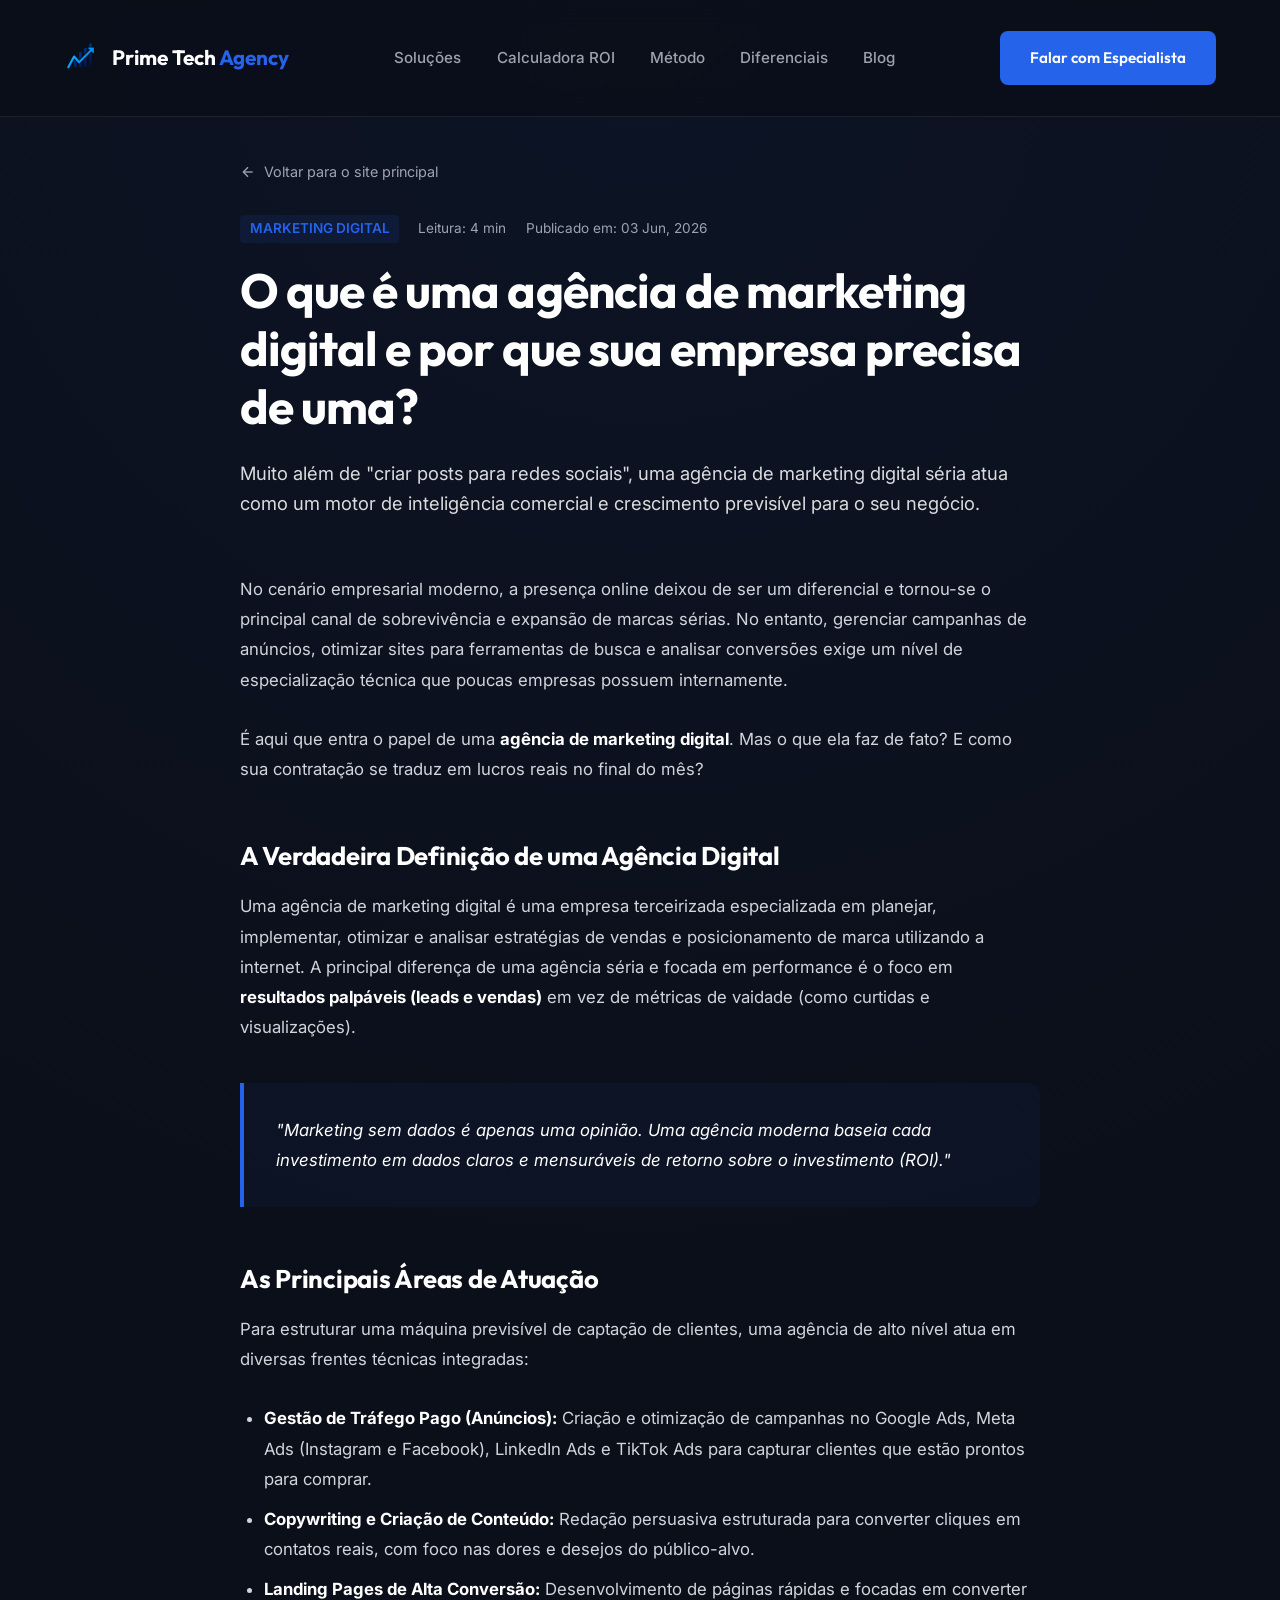
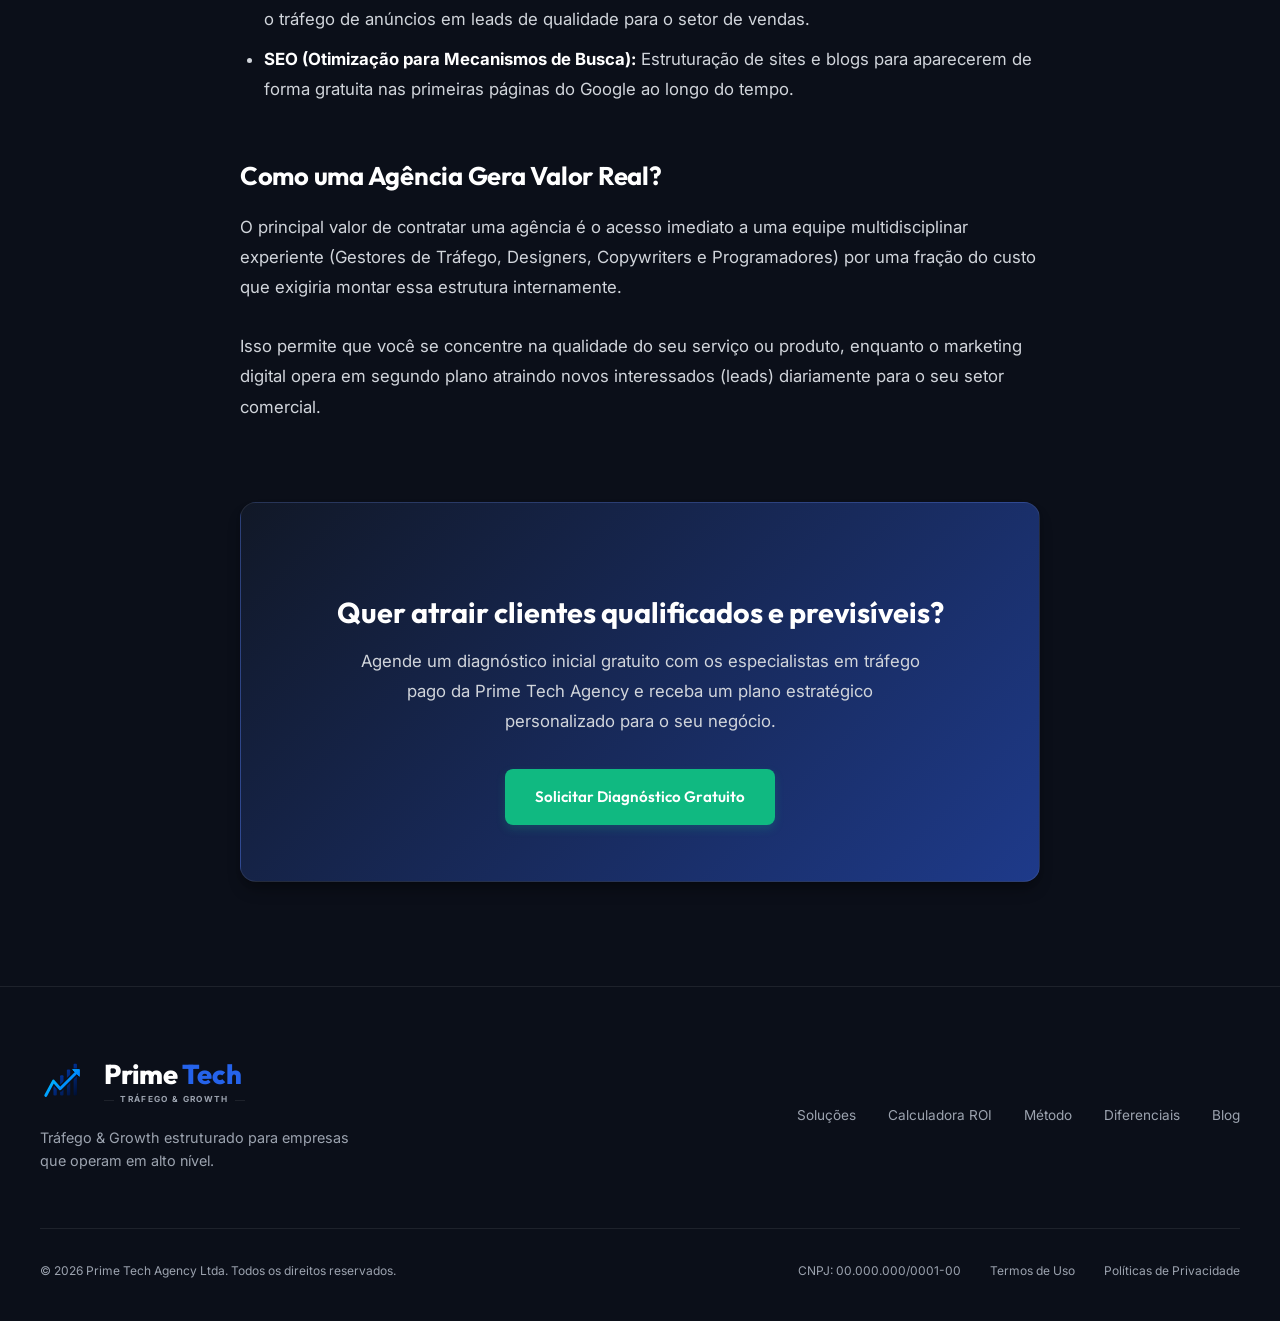
<file: blog/o-que-e-agencia-marketing-digital.html>
﻿<!DOCTYPE html>
<html lang="pt-BR">
<head>
    <!-- Google Tag Manager -->
    <script>(function(w,d,s,l,i){w[l]=w[l]||[];w[l].push({'gtm.start':
    new Date().getTime(),event:'gtm.js'});var f=d.getElementsByTagName(s)[0],
    j=d.createElement(s),dl=l!='dataLayer'?'&l='+l:'';j.async=true;j.src=
    'https://www.googletagmanager.com/gtm.js?id='+i+dl;f.parentNode.insertBefore(j,f);
    })(window,document,'script','dataLayer','GTM-NPH5JZMZ');</script>
    <!-- End Google Tag Manager -->
    <!-- Google tag (gtag.js) - Google Ads -->
    <script async src="https://www.googletagmanager.com/gtag/js?id=AW-18360451726"></script>
    <script>
      window.dataLayer = window.dataLayer || [];
      function gtag(){dataLayer.push(arguments);}
      gtag('js', new Date());
      gtag('config', 'AW-18360451726');
    </script>
    <!-- End Google tag -->
    <!-- Meta Pixel (utmify) -->
    <script>
      window.pixelId = "6a32a3fba366bef6dda83471";
      var a = document.createElement("script");
      a.setAttribute("async", "");
      a.setAttribute("defer", "");
      a.setAttribute("src", "https://cdn.utmify.com.br/scripts/pixel/pixel.js");
      document.head.appendChild(a);
    </script>
    <!-- Google tag (gtag.js) -->
    <script async src="https://www.googletagmanager.com/gtag/js?id=G-JE36SQ3GB4"></script>
    <script>
      window.dataLayer = window.dataLayer || [];
      function gtag(){dataLayer.push(arguments);}
      gtag('js', new Date());

      gtag('config', 'G-JE36SQ3GB4');
    </script>
    <meta charset="UTF-8">
    <meta name="viewport" content="width=device-width, initial-scale=1.0">
    <meta name="description" content="Saiba o que é uma agência de marketing digital, quais suas principais funções e como ela ajuda empresas a escalarem vendas com previsibilidade.">
    <meta name="robots" content="index, follow" />
    <link rel="canonical" href="https://agencia.primetechonline.shop/blog/o-que-e-agencia-marketing-digital.html" />
    <title>O que é uma agência de marketing digital? | Prime Tech Agency</title>
    
    <!-- Google Fonts -->
    <link rel="preconnect" href="https://fonts.googleapis.com">
    <link rel="preconnect" href="https://fonts.gstatic.com" crossorigin>
    <link href="https://fonts.googleapis.com/css2?family=Inter:wght@300;400;500;600;700&family=Outfit:wght@400;500;600;700;800&display=swap" rel="stylesheet">
    
    <!-- Local Stylesheet & Favicon -->
    <link rel="stylesheet" href="../style.css">
    <link rel="icon" type="image/svg+xml" href="../assets/favicon.svg" />
    
    <!-- JSON-LD Structured Data -->
    <script type="application/ld+json">
    {
      "@context": "https://schema.org",
      "@type": "BlogPosting",
      "headline": "O que é uma agência de marketing digital?",
      "image": "https://agencia.primetechonline.shop/assets/dashboard_mockup.png",
      "genre": "Marketing Digital",
      "publisher": {
        "@type": "Organization",
        "name": "Prime Tech Agency",
        "logo": {
          "@type": "ImageObject",
          "url": "https://agencia.primetechonline.shop/assets/favicon.svg"
        }
      },
      "url": "https://agencia.primetechonline.shop/blog/o-que-e-agencia-marketing-digital.html",
      "datePublished": "2026-06-03",
      "author": {
        "@type": "Organization",
        "name": "Prime Tech Agency"
      },
      "description": "Entenda de forma definitiva o papel de uma agência de marketing digital moderna no crescimento estruturado de marcas corporativas e prestadores de serviços de alto ticket."
    }
    </script>
</head>
<body>
    <!-- Google Tag Manager (noscript) -->
    <noscript><iframe src="https://www.googletagmanager.com/ns.html?id=GTM-NPH5JZMZ"
    height="0" width="0" style="display:none;visibility:hidden"></iframe></noscript>
    <!-- End Google Tag Manager (noscript) -->

    <!-- NAVBAR -->
    <header class="navbar scrolled" id="navbar">
        <div class="nav-container">
            <a href="../index.html" class="logo">
                <svg width="36" height="36" viewBox="0 0 100 100" fill="none" xmlns="http://www.w3.org/2000/svg">
                    <defs>
                        <linearGradient id="logo-blue-grad" x1="20" y1="20" x2="80" y2="80" gradientUnits="userSpaceOnUse">
                            <stop offset="0%" stop-color="#00d2ff"/>
                            <stop offset="100%" stop-color="#0055ff"/>
                        </linearGradient>
                        <linearGradient id="logo-navy-grad" x1="20" y1="20" x2="80" y2="80" gradientUnits="userSpaceOnUse">
                            <stop offset="0%" stop-color="#0044cc"/>
                            <stop offset="100%" stop-color="#000b26"/>
                        </linearGradient>
                        <mask id="logo-arrow-mask">
                            <rect x="0" y="0" width="100" height="100" fill="white"/>
                            <path d="M 12 76 L 28 46 L 42 62 L 76 28" stroke="black" stroke-width="12" stroke-linecap="round" stroke-linejoin="round" fill="none"/>
                            <polygon points="82,22 68,22 82,36" fill="black" stroke="black" stroke-width="4" stroke-linejoin="round"/>
                        </mask>
                    </defs>
                    <g mask="url(#logo-arrow-mask)">
                        <rect x="28" y="46" width="7" height="30" rx="2" fill="url(#logo-navy-grad)" />
                        <rect x="42" y="34" width="7" height="42" rx="2" fill="url(#logo-navy-grad)" />
                        <rect x="56" y="22" width="7" height="54" rx="2" fill="url(#logo-navy-grad)" />
                        <rect x="70" y="10" width="7" height="66" rx="2" fill="url(#logo-navy-grad)" />
                    </g>
                    <path d="M 12 76 L 28 46 L 42 62 L 76 28" stroke="url(#logo-blue-grad)" stroke-width="6" stroke-linecap="round" stroke-linejoin="round" fill="none"/>
                    <polygon points="82,22 68,22 82,36" fill="url(#logo-blue-grad)" stroke="url(#logo-blue-grad)" stroke-width="2" stroke-linejoin="round"/>
                </svg>
                <span>Prime Tech <span class="accent-text">Agency</span></span>
            </a>
            
            <nav class="nav-links">
                <a href="../index.html#solucoes">Soluções</a>
                <a href="../index.html#calculadora">Calculadora ROI</a>
                <a href="../index.html#metodo">Método</a>
                <a href="../index.html#diferenciais">Diferenciais</a>
                <a href="../blog.html">Blog</a>
            </nav>
            
            <a href="../index.html#contato" class="btn btn-primary nav-cta">Falar com Especialista</a>
        </div>
    </header>

    <!-- ARTICLE READING CONTAINER -->
    <main class="blog-post-page">
        <article class="blog-post-container">
            <a href="../blog.html" class="post-back-link">
                <svg width="16" height="16" viewBox="0 0 24 24" fill="none" stroke="currentColor" stroke-width="2" style="vertical-align: middle;">
                    <line x1="19" y1="12" x2="5" y2="12"></line>
                    <polyline points="12 19 5 12 12 5"></polyline>
                </svg>
                Voltar para o site principal
            </a>
            
            <header class="post-header">
                <div class="post-meta-top">
                    <span class="blog-tag">Marketing Digital</span>
                    <span>Leitura: 4 min</span>
                    <span>Publicado em: 03 Jun, 2026</span>
                </div>
                <h1>O que é uma agência de marketing digital e por que sua empresa precisa de uma?</h1>
                <p class="post-lead">
                    Muito além de "criar posts para redes sociais", uma agência de marketing digital séria atua como um motor de inteligência comercial e crescimento previsível para o seu negócio.
                </p>
            </header>
            
            <section class="post-body">
                <p>No cenário empresarial moderno, a presença online deixou de ser um diferencial e tornou-se o principal canal de sobrevivência e expansão de marcas sérias. No entanto, gerenciar campanhas de anúncios, otimizar sites para ferramentas de busca e analisar conversões exige um nível de especialização técnica que poucas empresas possuem internamente.</p>
                
                <p>É aqui que entra o papel de uma <strong>agência de marketing digital</strong>. Mas o que ela faz de fato? E como sua contratação se traduz em lucros reais no final do mês?</p>
                
                <h2>A Verdadeira Definição de uma Agência Digital</h2>
                <p>Uma agência de marketing digital é uma empresa terceirizada especializada em planejar, implementar, otimizar e analisar estratégias de vendas e posicionamento de marca utilizando a internet. A principal diferença de uma agência séria e focada em performance é o foco em <strong>resultados palpáveis (leads e vendas)</strong> em vez de métricas de vaidade (como curtidas e visualizações).</p>
                
                <div class="post-callout">
                    <p>"Marketing sem dados é apenas uma opinião. Uma agência moderna baseia cada investimento em dados claros e mensuráveis de retorno sobre o investimento (ROI)."</p>
                </div>
                
                <h2>As Principais Áreas de Atuação</h2>
                <p>Para estruturar uma máquina previsível de captação de clientes, uma agência de alto nível atua em diversas frentes técnicas integradas:</p>
                
                <ul>
                    <li><strong>Gestão de Tráfego Pago (Anúncios):</strong> Criação e otimização de campanhas no Google Ads, Meta Ads (Instagram e Facebook), LinkedIn Ads e TikTok Ads para capturar clientes que estão prontos para comprar.</li>
                    <li><strong>Copywriting e Criação de Conteúdo:</strong> Redação persuasiva estruturada para converter cliques em contatos reais, com foco nas dores e desejos do público-alvo.</li>
                    <li><strong>Landing Pages de Alta Conversão:</strong> Desenvolvimento de páginas rápidas e focadas em converter o tráfego de anúncios em leads de qualidade para o setor de vendas.</li>
                    <li><strong>SEO (Otimização para Mecanismos de Busca):</strong> Estruturação de sites e blogs para aparecerem de forma gratuita nas primeiras páginas do Google ao longo do tempo.</li>
                </ul>
                
                <h2>Como uma Agência Gera Valor Real?</h2>
                <p>O principal valor de contratar uma agência é o acesso imediato a uma equipe multidisciplinar experiente (Gestores de Tráfego, Designers, Copywriters e Programadores) por uma fração do custo que exigiria montar essa estrutura internamente.</p>
                
                <p>Isso permite que você se concentre na qualidade do seu serviço ou produto, enquanto o marketing digital opera em segundo plano atraindo novos interessados (leads) diariamente para o seu setor comercial.</p>
                
                <!-- CTA Box -->
                <div class="post-cta-box">
                    <h3>Quer atrair clientes qualificados e previsíveis?</h3>
                    <p>Agende um diagnóstico inicial gratuito com os especialistas em tráfego pago da Prime Tech Agency e receba um plano estratégico personalizado para o seu negócio.</p>
                    <a href="../index.html#contato" class="btn btn-cta">Solicitar Diagnóstico Gratuito</a>
                </div>
            </section>
        </article>
    </main>

    <!-- FOOTER -->
    <footer class="footer">
        <div class="footer-container">
            <div class="footer-top">
                <div class="footer-brand">
                    <div class="brand-logo-full">
                        <svg width="48" height="48" viewBox="0 0 100 100" fill="none" xmlns="http://www.w3.org/2000/svg" class="footer-logo-svg">
                            <defs>
                                <linearGradient id="logo-blue-grad-footer" x1="20" y1="20" x2="80" y2="80" gradientUnits="userSpaceOnUse">
                                    <stop offset="0%" stop-color="#00d2ff"/>
                                    <stop offset="100%" stop-color="#0055ff"/>
                                </linearGradient>
                                <linearGradient id="logo-navy-grad-footer" x1="20" y1="20" x2="80" y2="80" gradientUnits="userSpaceOnUse">
                                    <stop offset="0%" stop-color="#0044cc"/>
                                    <stop offset="100%" stop-color="#000b26"/>
                                </linearGradient>
                                <mask id="logo-arrow-mask-footer">
                                    <rect x="0" y="0" width="100" height="100" fill="white"/>
                                    <path d="M 12 76 L 28 46 L 42 62 L 76 28" stroke="black" stroke-width="12" stroke-linecap="round" stroke-linejoin="round" fill="none"/>
                                    <polygon points="82,22 68,22 82,36" fill="black" stroke="black" stroke-width="4" stroke-linejoin="round"/>
                                </mask>
                            </defs>
                            <g mask="url(#logo-arrow-mask-footer)">
                                <rect x="28" y="46" width="7" height="30" rx="2" fill="url(#logo-navy-grad-footer)" />
                                <rect x="42" y="34" width="7" height="42" rx="2" fill="url(#logo-navy-grad-footer)" />
                                <rect x="56" y="22" width="7" height="54" rx="2" fill="url(#logo-navy-grad-footer)" />
                                <rect x="70" y="10" width="7" height="66" rx="2" fill="url(#logo-navy-grad-footer)" />
                            </g>
                            <path d="M 12 76 L 28 46 L 42 62 L 76 28" stroke="url(#logo-blue-grad-footer)" stroke-width="6" stroke-linecap="round" stroke-linejoin="round" fill="none"/>
                            <polygon points="82,22 68,22 82,36" fill="url(#logo-blue-grad-footer)" stroke="url(#logo-blue-grad-footer)" stroke-width="2" stroke-linejoin="round"/>
                        </svg>
                        <div class="brand-text-container">
                            <span class="brand-title">Prime <span class="brand-title-accent">Tech</span></span>
                            <div class="brand-subtitle">
                                <span class="subtitle-line"></span>
                                <span class="subtitle-txt">TRÁFEGO & GROWTH</span>
                                <span class="subtitle-line"></span>
                            </div>
                        </div>
                    </div>
                    <p class="footer-slogan" style="margin-top: 1.2rem;">Tráfego & Growth estruturado para empresas que operam em alto nível.</p>
                </div>
                
                <div class="footer-nav">
                    <a href="../index.html#solucoes">Soluções</a>
                    <a href="../index.html#calculadora">Calculadora ROI</a>
                    <a href="../index.html#metodo">Método</a>
                    <a href="../index.html#diferenciais">Diferenciais</a>
                    <a href="../blog.html">Blog</a>
                </div>
            </div>
            
            <hr class="footer-divider">
            
            <div class="footer-bottom">
                <p class="copyright">&copy; 2026 Prime Tech Agency Ltda. Todos os direitos reservados.</p>
                <div class="footer-legal">
                    <span>CNPJ: 00.000.000/0001-00</span>
                    <a href="#">Termos de Uso</a>
                    <a href="#">Políticas de Privacidade</a>
                </div>
            </div>
        </div>
    </footer>

</body>
</html>
</file>
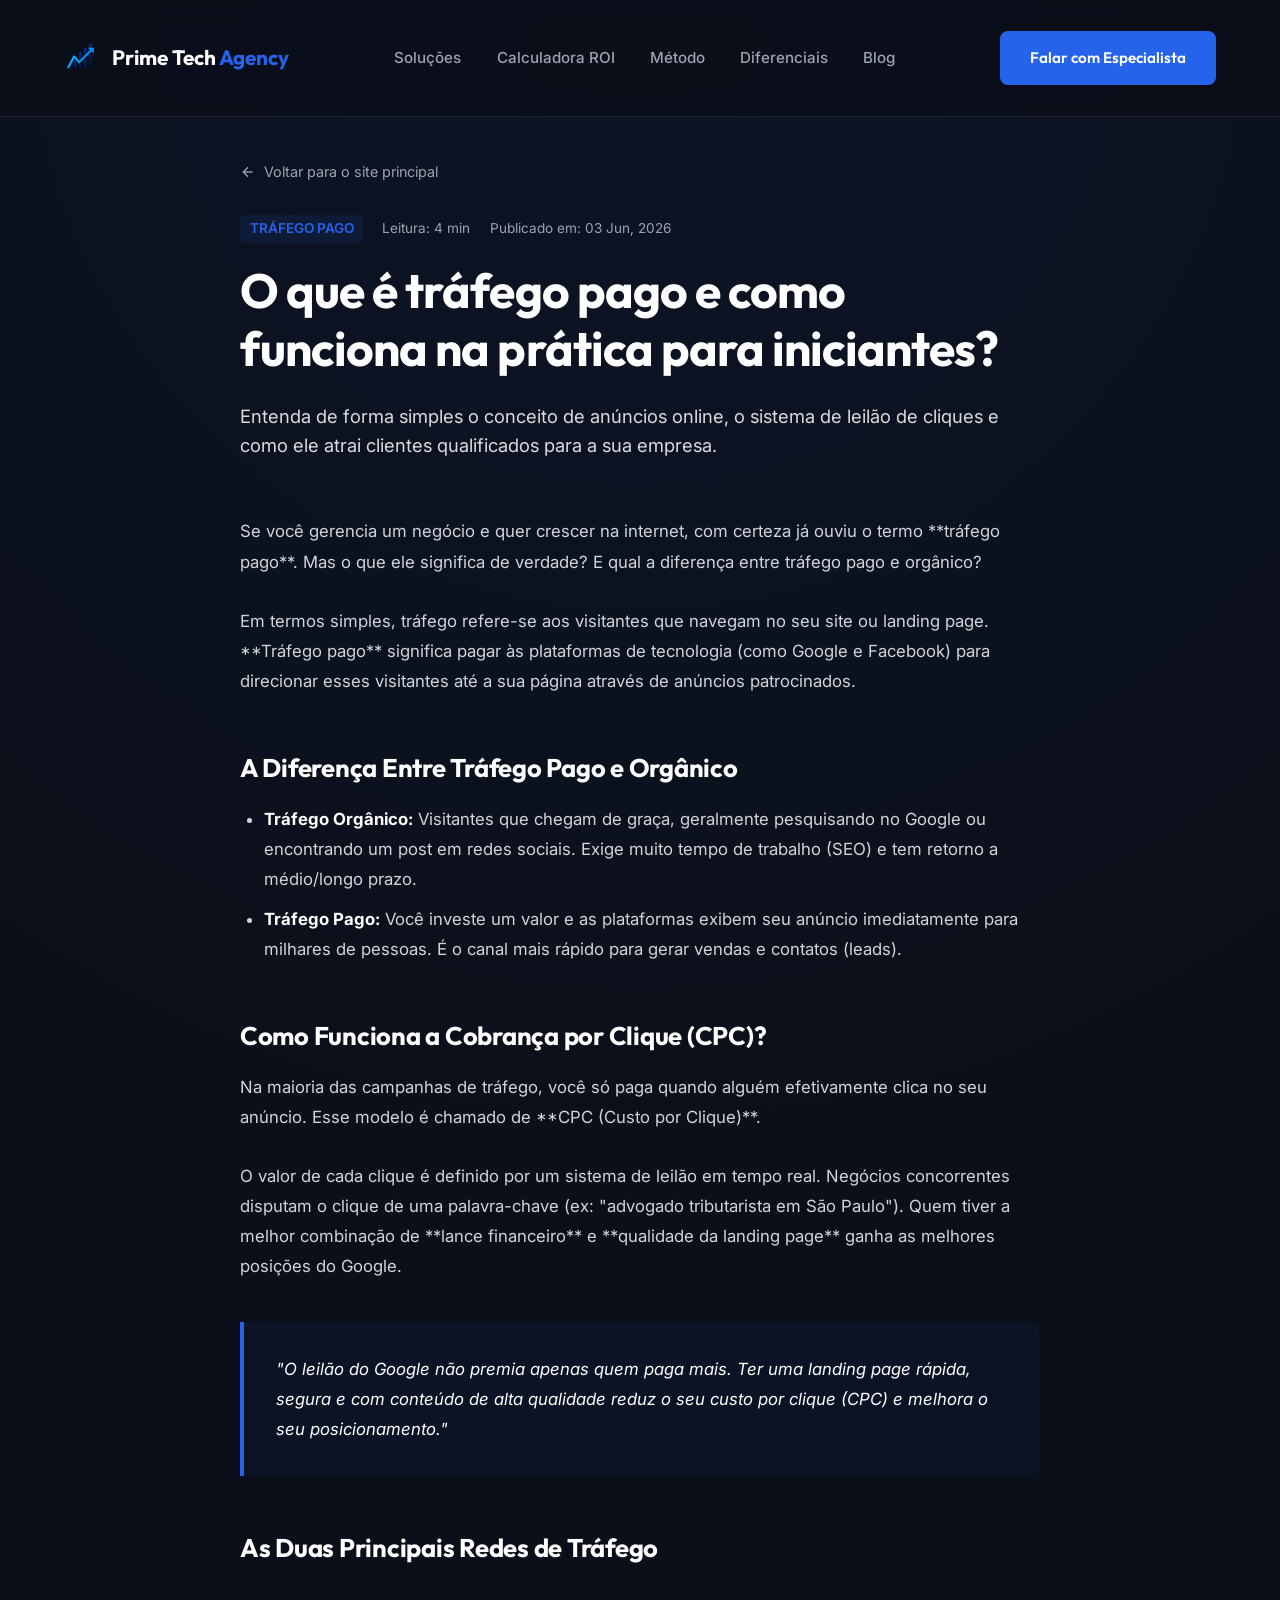
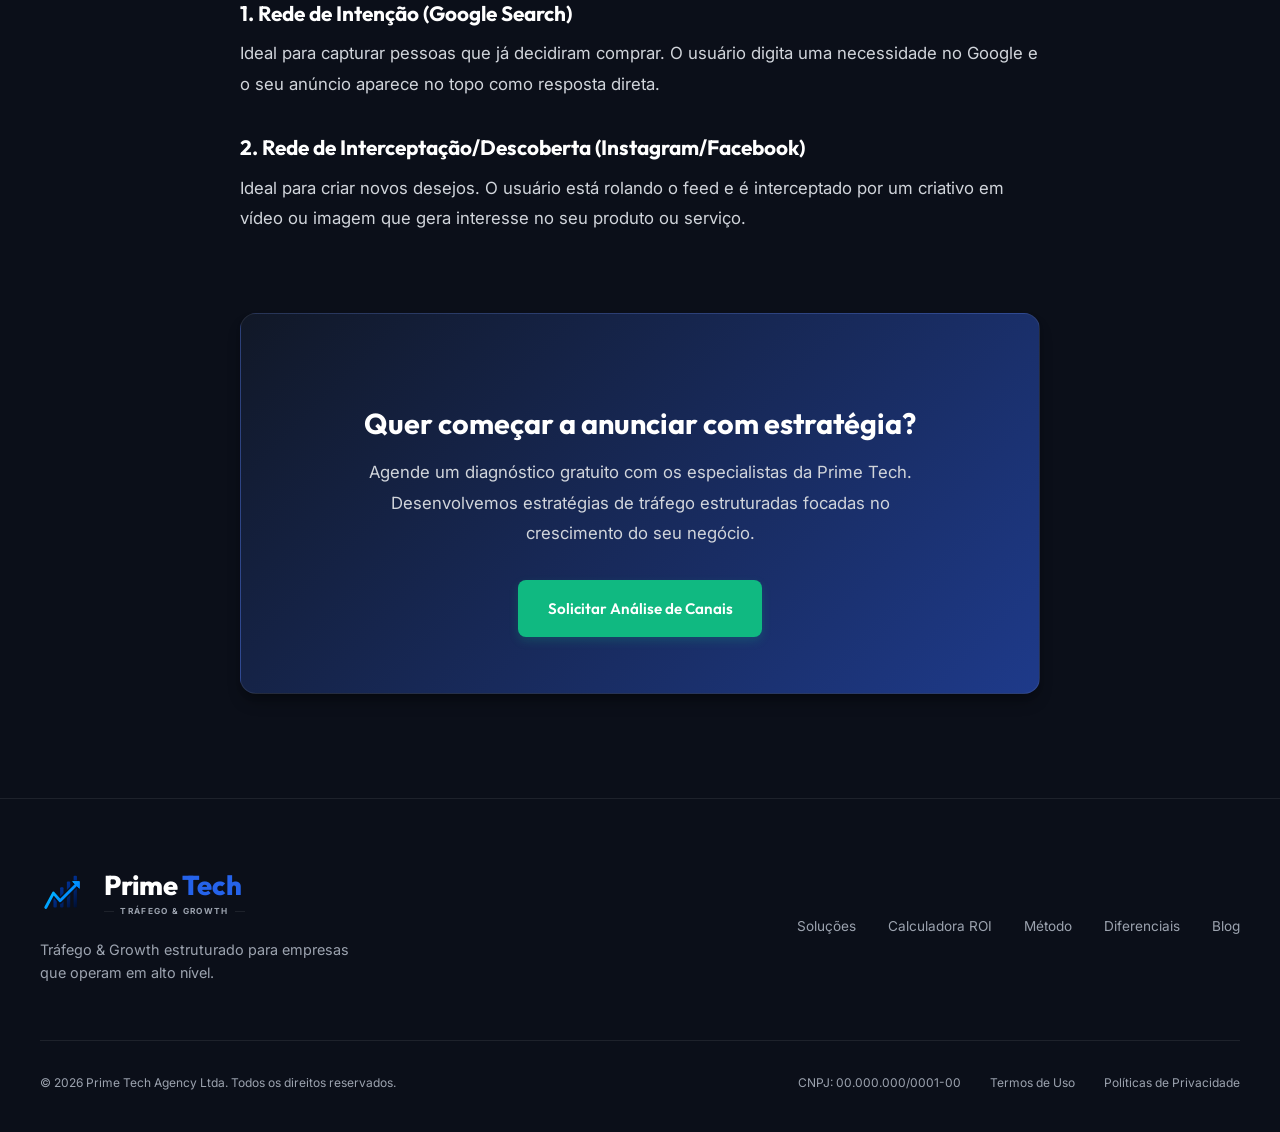
<file: blog/o-que-e-trafego-pago-como-funciona.html>
﻿<!DOCTYPE html>
<html lang="pt-BR">
<head>
    <!-- Google Tag Manager -->
    <script>(function(w,d,s,l,i){w[l]=w[l]||[];w[l].push({'gtm.start':
    new Date().getTime(),event:'gtm.js'});var f=d.getElementsByTagName(s)[0],
    j=d.createElement(s),dl=l!='dataLayer'?'&l='+l:'';j.async=true;j.src=
    'https://www.googletagmanager.com/gtm.js?id='+i+dl;f.parentNode.insertBefore(j,f);
    })(window,document,'script','dataLayer','GTM-NPH5JZMZ');</script>
    <!-- End Google Tag Manager -->
    <!-- Google tag (gtag.js) - Google Ads -->
    <script async src="https://www.googletagmanager.com/gtag/js?id=AW-18360451726"></script>
    <script>
      window.dataLayer = window.dataLayer || [];
      function gtag(){dataLayer.push(arguments);}
      gtag('js', new Date());
      gtag('config', 'AW-18360451726');
    </script>
    <!-- End Google tag -->
    <!-- Meta Pixel (utmify) -->
    <script>
      window.pixelId = "6a32a3fba366bef6dda83471";
      var a = document.createElement("script");
      a.setAttribute("async", "");
      a.setAttribute("defer", "");
      a.setAttribute("src", "https://cdn.utmify.com.br/scripts/pixel/pixel.js");
      document.head.appendChild(a);
    </script>
    <!-- Google tag (gtag.js) -->
    <script async src="https://www.googletagmanager.com/gtag/js?id=G-JE36SQ3GB4"></script>
    <script>
      window.dataLayer = window.dataLayer || [];
      function gtag(){dataLayer.push(arguments);}
      gtag('js', new Date());

      gtag('config', 'G-JE36SQ3GB4');
    </script>
    <meta charset="UTF-8">
    <meta name="viewport" content="width=device-width, initial-scale=1.0">
    <meta name="description" content="O que é tráfego pago e como funciona na prática? Entenda o funcionamento dos anúncios no Google e Instagram para gerar vendas rápidas.">
    <meta name="robots" content="index, follow" />
    <link rel="canonical" href="https://agencia.primetechonline.shop/blog/o-que-e-trafego-pago-como-funciona.html" />
    <title>O que é tráfego pago e como funciona na prática? | Prime Tech Agency</title>
    
    <!-- Google Fonts -->
    <link rel="preconnect" href="https://fonts.googleapis.com">
    <link rel="preconnect" href="https://fonts.gstatic.com" crossorigin>
    <link href="https://fonts.googleapis.com/css2?family=Inter:wght@300;400;500;600;700&family=Outfit:wght@400;500;600;700;800&display=swap" rel="stylesheet">
    
    <!-- Local Stylesheet & Favicon -->
    <link rel="stylesheet" href="../style.css">
    <link rel="icon" type="image/svg+xml" href="../assets/favicon.svg" />
    
    <!-- JSON-LD Structured Data -->
    <script type="application/ld+json">
    {
      "@context": "https://schema.org",
      "@type": "BlogPosting",
      "headline": "O que é tráfego pago e como funciona na prática?",
      "image": "https://agencia.primetechonline.shop/assets/dashboard_mockup.png",
      "genre": "Marketing Digital",
      "publisher": {
        "@type": "Organization",
        "name": "Prime Tech Agency",
        "logo": {
          "@type": "ImageObject",
          "url": "https://agencia.primetechonline.shop/assets/favicon.svg"
        }
      },
      "url": "https://agencia.primetechonline.shop/blog/o-que-e-trafego-pago-como-funciona.html",
      "datePublished": "2026-06-03",
      "author": {
        "@type": "Organization",
        "name": "Prime Tech Agency"
      },
      "description": "Entenda o conceito de tráfego pago, o sistema de leilão de cliques do Google/Meta e como começar a anunciar de forma lucrativa."
    }
    </script>
</head>
<body>
    <!-- Google Tag Manager (noscript) -->
    <noscript><iframe src="https://www.googletagmanager.com/ns.html?id=GTM-NPH5JZMZ"
    height="0" width="0" style="display:none;visibility:hidden"></iframe></noscript>
    <!-- End Google Tag Manager (noscript) -->

    <!-- NAVBAR -->
    <header class="navbar scrolled" id="navbar">
        <div class="nav-container">
            <a href="../index.html" class="logo">
                <svg width="36" height="36" viewBox="0 0 100 100" fill="none" xmlns="http://www.w3.org/2000/svg">
                    <defs>
                        <linearGradient id="logo-blue-grad" x1="20" y1="20" x2="80" y2="80" gradientUnits="userSpaceOnUse">
                            <stop offset="0%" stop-color="#00d2ff"/>
                            <stop offset="100%" stop-color="#0055ff"/>
                        </linearGradient>
                        <linearGradient id="logo-navy-grad" x1="20" y1="20" x2="80" y2="80" gradientUnits="userSpaceOnUse">
                            <stop offset="0%" stop-color="#0044cc"/>
                            <stop offset="100%" stop-color="#000b26"/>
                        </linearGradient>
                        <mask id="logo-arrow-mask">
                            <rect x="0" y="0" width="100" height="100" fill="white"/>
                            <path d="M 12 76 L 28 46 L 42 62 L 76 28" stroke="black" stroke-width="12" stroke-linecap="round" stroke-linejoin="round" fill="none"/>
                            <polygon points="82,22 68,22 82,36" fill="black" stroke="black" stroke-width="4" stroke-linejoin="round"/>
                        </mask>
                    </defs>
                    <g mask="url(#logo-arrow-mask)">
                        <rect x="28" y="46" width="7" height="30" rx="2" fill="url(#logo-navy-grad)" />
                        <rect x="42" y="34" width="7" height="42" rx="2" fill="url(#logo-navy-grad)" />
                        <rect x="56" y="22" width="7" height="54" rx="2" fill="url(#logo-navy-grad)" />
                        <rect x="70" y="10" width="7" height="66" rx="2" fill="url(#logo-navy-grad)" />
                    </g>
                    <path d="M 12 76 L 28 46 L 42 62 L 76 28" stroke="url(#logo-blue-grad)" stroke-width="6" stroke-linecap="round" stroke-linejoin="round" fill="none"/>
                    <polygon points="82,22 68,22 82,36" fill="url(#logo-blue-grad)" stroke="url(#logo-blue-grad)" stroke-width="2" stroke-linejoin="round"/>
                </svg>
                <span>Prime Tech <span class="accent-text">Agency</span></span>
            </a>
            
            <nav class="nav-links">
                <a href="../index.html#solucoes">Soluções</a>
                <a href="../index.html#calculadora">Calculadora ROI</a>
                <a href="../index.html#metodo">Método</a>
                <a href="../index.html#diferenciais">Diferenciais</a>
                <a href="../blog.html">Blog</a>
            </nav>
            
            <a href="../index.html#contato" class="btn btn-primary nav-cta">Falar com Especialista</a>
        </div>
    </header>

    <!-- ARTICLE READING CONTAINER -->
    <main class="blog-post-page">
        <article class="blog-post-container">
            <a href="../blog.html" class="post-back-link">
                <svg width="16" height="16" viewBox="0 0 24 24" fill="none" stroke="currentColor" stroke-width="2" style="vertical-align: middle;">
                    <line x1="19" y1="12" x2="5" y2="12"></line>
                    <polyline points="12 19 5 12 12 5"></polyline>
                </svg>
                Voltar para o site principal
            </a>
            
            <header class="post-header">
                <div class="post-meta-top">
                    <span class="blog-tag">Tráfego Pago</span>
                    <span>Leitura: 4 min</span>
                    <span>Publicado em: 03 Jun, 2026</span>
                </div>
                <h1>O que é tráfego pago e como funciona na prática para iniciantes?</h1>
                <p class="post-lead">
                    Entenda de forma simples o conceito de anúncios online, o sistema de leilão de cliques e como ele atrai clientes qualificados para a sua empresa.
                </p>
            </header>
            
            <section class="post-body">
                <p>Se você gerencia um negócio e quer crescer na internet, com certeza já ouviu o termo **tráfego pago**. Mas o que ele significa de verdade? E qual a diferença entre tráfego pago e orgânico?</p>
                
                <p>Em termos simples, tráfego refere-se aos visitantes que navegam no seu site ou landing page. **Tráfego pago** significa pagar às plataformas de tecnologia (como Google e Facebook) para direcionar esses visitantes até a sua página através de anúncios patrocinados.</p>
                
                <h2>A Diferença Entre Tráfego Pago e Orgânico</h2>
                <ul>
                    <li><strong>Tráfego Orgânico:</strong> Visitantes que chegam de graça, geralmente pesquisando no Google ou encontrando um post em redes sociais. Exige muito tempo de trabalho (SEO) e tem retorno a médio/longo prazo.</li>
                    <li><strong>Tráfego Pago:</strong> Você investe um valor e as plataformas exibem seu anúncio imediatamente para milhares de pessoas. É o canal mais rápido para gerar vendas e contatos (leads).</li>
                </ul>
                
                <h2>Como Funciona a Cobrança por Clique (CPC)?</h2>
                <p>Na maioria das campanhas de tráfego, você só paga quando alguém efetivamente clica no seu anúncio. Esse modelo é chamado de **CPC (Custo por Clique)**.</p>
                <p>O valor de cada clique é definido por um sistema de leilão em tempo real. Negócios concorrentes disputam o clique de uma palavra-chave (ex: "advogado tributarista em São Paulo"). Quem tiver a melhor combinação de **lance financeiro** e **qualidade da landing page** ganha as melhores posições do Google.</p>
                
                <div class="post-callout">
                    <p>"O leilão do Google não premia apenas quem paga mais. Ter uma landing page rápida, segura e com conteúdo de alta qualidade reduz o seu custo por clique (CPC) e melhora o seu posicionamento."</p>
                </div>
                
                <h2>As Duas Principais Redes de Tráfego</h2>
                
                <h3>1. Rede de Intenção (Google Search)</h3>
                <p>Ideal para capturar pessoas que já decidiram comprar. O usuário digita uma necessidade no Google e o seu anúncio aparece no topo como resposta direta.</p>
                
                <h3>2. Rede de Interceptação/Descoberta (Instagram/Facebook)</h3>
                <p>Ideal para criar novos desejos. O usuário está rolando o feed e é interceptado por um criativo em vídeo ou imagem que gera interesse no seu produto ou serviço.</p>
                
                <!-- CTA Box -->
                <div class="post-cta-box">
                    <h3>Quer começar a anunciar com estratégia?</h3>
                    <p>Agende um diagnóstico gratuito com os especialistas da Prime Tech. Desenvolvemos estratégias de tráfego estruturadas focadas no crescimento do seu negócio.</p>
                    <a href="../index.html#contato" class="btn btn-cta">Solicitar Análise de Canais</a>
                </div>
            </section>
        </article>
    </main>

    <!-- FOOTER -->
    <footer class="footer">
        <div class="footer-container">
            <div class="footer-top">
                <div class="footer-brand">
                    <div class="brand-logo-full">
                        <svg width="48" height="48" viewBox="0 0 100 100" fill="none" xmlns="http://www.w3.org/2000/svg" class="footer-logo-svg">
                            <defs>
                                <linearGradient id="logo-blue-grad-footer" x1="20" y1="20" x2="80" y2="80" gradientUnits="userSpaceOnUse">
                                    <stop offset="0%" stop-color="#00d2ff"/>
                                    <stop offset="100%" stop-color="#0055ff"/>
                                </linearGradient>
                                <linearGradient id="logo-navy-grad-footer" x1="20" y1="20" x2="80" y2="80" gradientUnits="userSpaceOnUse">
                                    <stop offset="0%" stop-color="#0044cc"/>
                                    <stop offset="100%" stop-color="#000b26"/>
                                </linearGradient>
                                <mask id="logo-arrow-mask-footer">
                                    <rect x="0" y="0" width="100" height="100" fill="white"/>
                                    <path d="M 12 76 L 28 46 L 42 62 L 76 28" stroke="black" stroke-width="12" stroke-linecap="round" stroke-linejoin="round" fill="none"/>
                                    <polygon points="82,22 68,22 82,36" fill="black" stroke="black" stroke-width="4" stroke-linejoin="round"/>
                                </mask>
                            </defs>
                            <g mask="url(#logo-arrow-mask-footer)">
                                <rect x="28" y="46" width="7" height="30" rx="2" fill="url(#logo-navy-grad-footer)" />
                                <rect x="42" y="34" width="7" height="42" rx="2" fill="url(#logo-navy-grad-footer)" />
                                <rect x="56" y="22" width="7" height="54" rx="2" fill="url(#logo-navy-grad-footer)" />
                                <rect x="70" y="10" width="7" height="66" rx="2" fill="url(#logo-navy-grad-footer)" />
                            </g>
                            <path d="M 12 76 L 28 46 L 42 62 L 76 28" stroke="url(#logo-blue-grad-footer)" stroke-width="6" stroke-linecap="round" stroke-linejoin="round" fill="none"/>
                            <polygon points="82,22 68,22 82,36" fill="url(#logo-blue-grad-footer)" stroke="url(#logo-blue-grad-footer)" stroke-width="2" stroke-linejoin="round"/>
                        </svg>
                        <div class="brand-text-container">
                            <span class="brand-title">Prime <span class="brand-title-accent">Tech</span></span>
                            <div class="brand-subtitle">
                                <span class="subtitle-line"></span>
                                <span class="subtitle-txt">TRÁFEGO & GROWTH</span>
                                <span class="subtitle-line"></span>
                            </div>
                        </div>
                    </div>
                    <p class="footer-slogan" style="margin-top: 1.2rem;">Tráfego & Growth estruturado para empresas que operam em alto nível.</p>
                </div>
                
                <div class="footer-nav">
                    <a href="../index.html#solucoes">Soluções</a>
                    <a href="../index.html#calculadora">Calculadora ROI</a>
                    <a href="../index.html#metodo">Método</a>
                    <a href="../index.html#diferenciais">Diferenciais</a>
                    <a href="../blog.html">Blog</a>
                </div>
            </div>
            
            <hr class="footer-divider">
            
            <div class="footer-bottom">
                <p class="copyright">&copy; 2026 Prime Tech Agency Ltda. Todos os direitos reservados.</p>
                <div class="footer-legal">
                    <span>CNPJ: 00.000.000/0001-00</span>
                    <a href="#">Termos de Uso</a>
                    <a href="#">Políticas de Privacidade</a>
                </div>
            </div>
        </div>
    </footer>

</body>
</html>
</file>
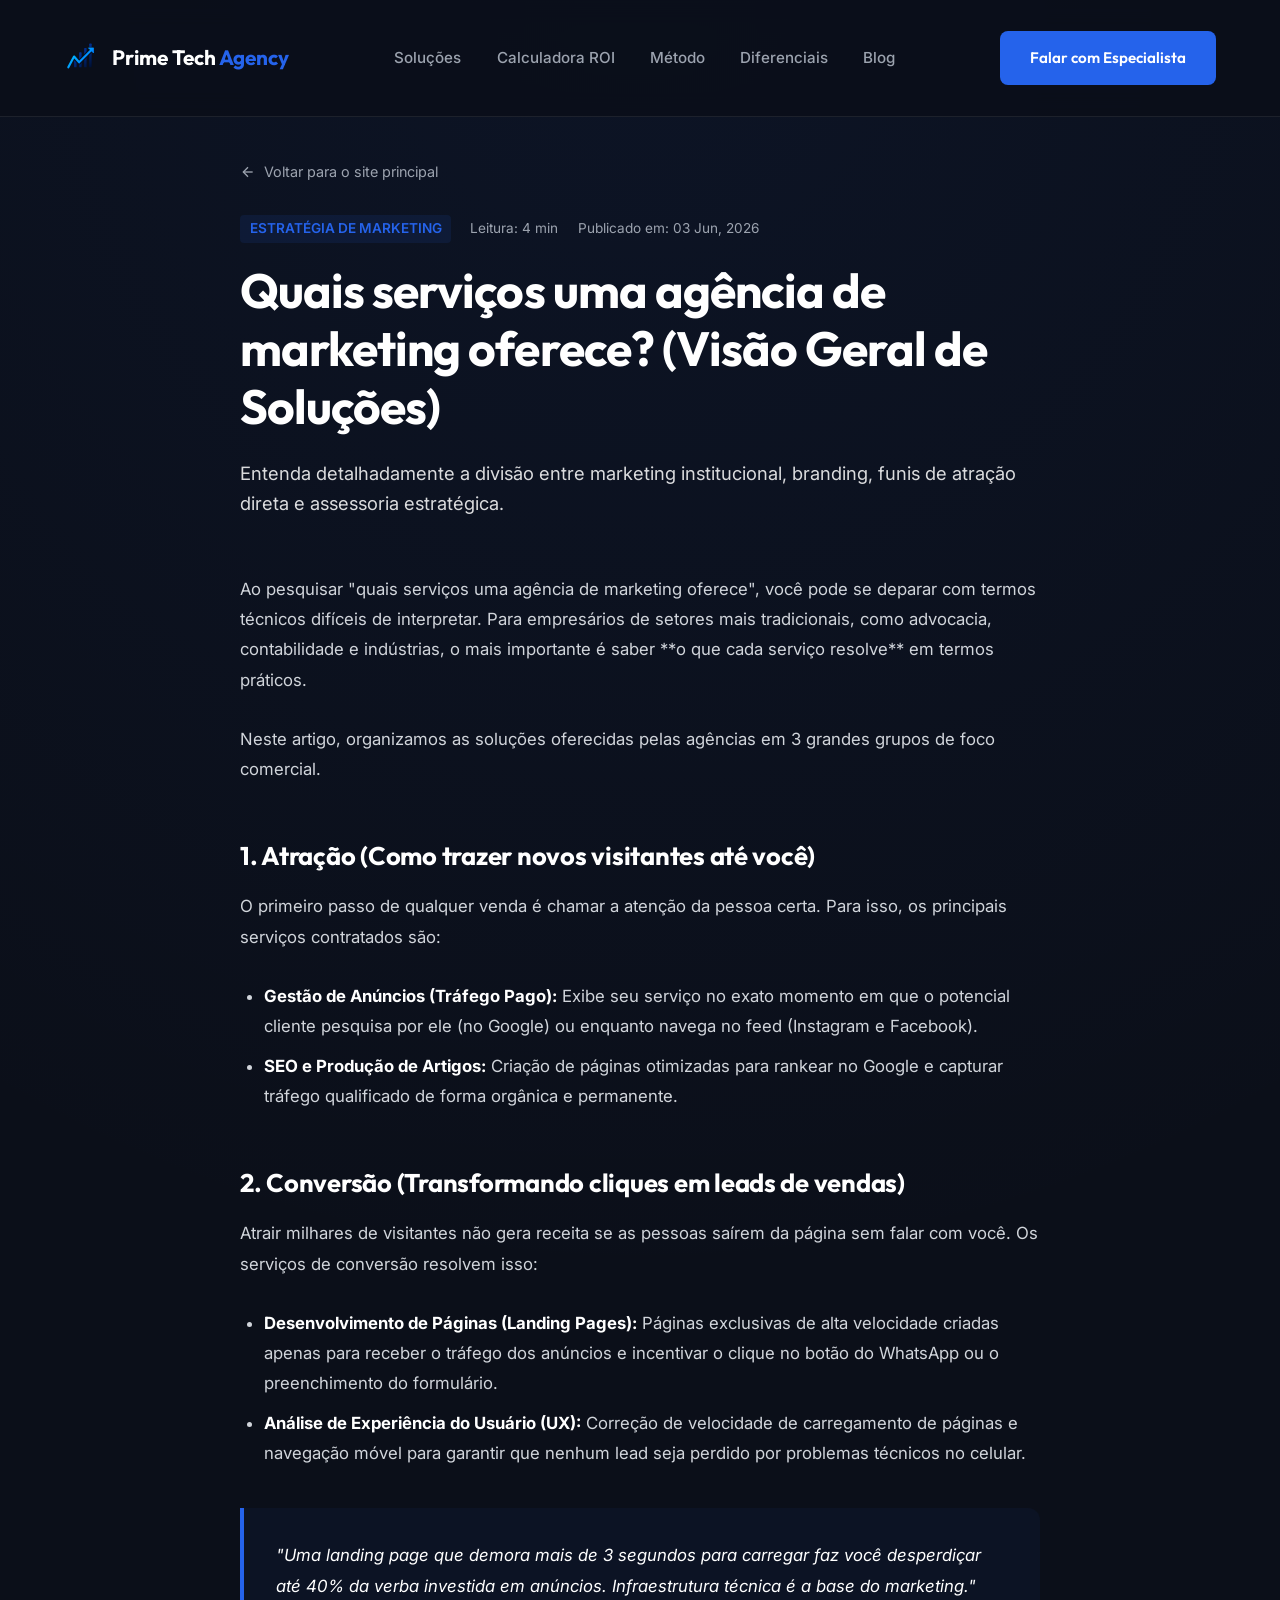
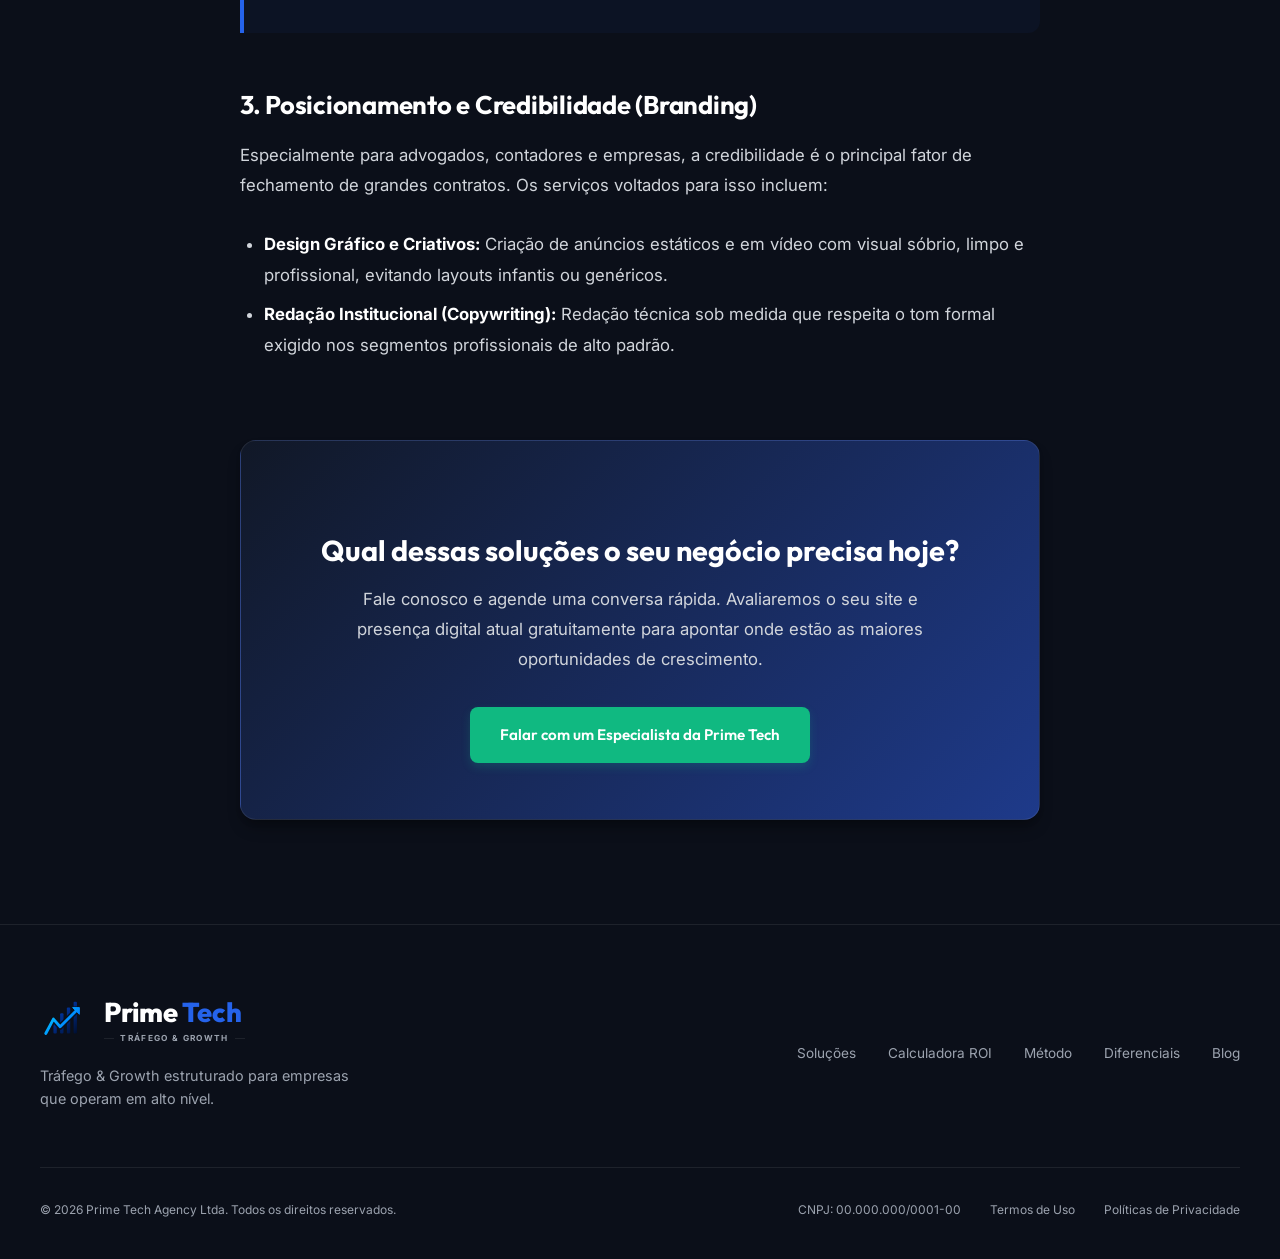
<file: blog/quais-servicos-agencia-marketing-oferece.html>
﻿<!DOCTYPE html>
<html lang="pt-BR">
<head>
    <!-- Google Tag Manager -->
    <script>(function(w,d,s,l,i){w[l]=w[l]||[];w[l].push({'gtm.start':
    new Date().getTime(),event:'gtm.js'});var f=d.getElementsByTagName(s)[0],
    j=d.createElement(s),dl=l!='dataLayer'?'&l='+l:'';j.async=true;j.src=
    'https://www.googletagmanager.com/gtm.js?id='+i+dl;f.parentNode.insertBefore(j,f);
    })(window,document,'script','dataLayer','GTM-NPH5JZMZ');</script>
    <!-- End Google Tag Manager -->
    <!-- Google tag (gtag.js) - Google Ads -->
    <script async src="https://www.googletagmanager.com/gtag/js?id=AW-18360451726"></script>
    <script>
      window.dataLayer = window.dataLayer || [];
      function gtag(){dataLayer.push(arguments);}
      gtag('js', new Date());
      gtag('config', 'AW-18360451726');
    </script>
    <!-- End Google tag -->
    <!-- Meta Pixel (utmify) -->
    <script>
      window.pixelId = "6a32a3fba366bef6dda83471";
      var a = document.createElement("script");
      a.setAttribute("async", "");
      a.setAttribute("defer", "");
      a.setAttribute("src", "https://cdn.utmify.com.br/scripts/pixel/pixel.js");
      document.head.appendChild(a);
    </script>
    <!-- Google tag (gtag.js) -->
    <script async src="https://www.googletagmanager.com/gtag/js?id=G-JE36SQ3GB4"></script>
    <script>
      window.dataLayer = window.dataLayer || [];
      function gtag(){dataLayer.push(arguments);}
      gtag('js', new Date());

      gtag('config', 'G-JE36SQ3GB4');
    </script>
    <meta charset="UTF-8">
    <meta name="viewport" content="width=device-width, initial-scale=1.0">
    <meta name="description" content="Quais serviços uma agência de marketing oferece? Descubra o escopo completo de atuação, desde o branding corporativo até a otimização de campanhas de alta performance.">
    <meta name="robots" content="index, follow" />
    <link rel="canonical" href="https://agencia.primetechonline.shop/blog/quais-servicos-agencia-marketing-oferece.html" />
    <title>Quais serviços uma agência de marketing oferece? | Prime Tech Agency</title>
    
    <!-- Google Fonts -->
    <link rel="preconnect" href="https://fonts.googleapis.com">
    <link rel="preconnect" href="https://fonts.gstatic.com" crossorigin>
    <link href="https://fonts.googleapis.com/css2?family=Inter:wght@300;400;500;600;700&family=Outfit:wght@400;500;600;700;800&display=swap" rel="stylesheet">
    
    <!-- Local Stylesheet & Favicon -->
    <link rel="stylesheet" href="../style.css">
    <link rel="icon" type="image/svg+xml" href="../assets/favicon.svg" />
    
    <!-- JSON-LD Structured Data -->
    <script type="application/ld+json">
    {
      "@context": "https://schema.org",
      "@type": "BlogPosting",
      "headline": "Quais serviços uma agência de marketing oferece?",
      "image": "https://agencia.primetechonline.shop/assets/dashboard_mockup.png",
      "genre": "Marketing Digital",
      "publisher": {
        "@type": "Organization",
        "name": "Prime Tech Agency",
        "logo": {
          "@type": "ImageObject",
          "url": "https://agencia.primetechonline.shop/assets/favicon.svg"
        }
      },
      "url": "https://agencia.primetechonline.shop/blog/quais-servicos-agencia-marketing-oferece.html",
      "datePublished": "2026-06-03",
      "author": {
        "@type": "Organization",
        "name": "Prime Tech Agency"
      },
      "description": "Uma análise profunda de todos os serviços de marketing oferecidos por agências focadas em atração, nutrição e fechamento de clientes de alto ticket."
    }
    </script>
</head>
<body>
    <!-- Google Tag Manager (noscript) -->
    <noscript><iframe src="https://www.googletagmanager.com/ns.html?id=GTM-NPH5JZMZ"
    height="0" width="0" style="display:none;visibility:hidden"></iframe></noscript>
    <!-- End Google Tag Manager (noscript) -->

    <!-- NAVBAR -->
    <header class="navbar scrolled" id="navbar">
        <div class="nav-container">
            <a href="../index.html" class="logo">
                <svg width="36" height="36" viewBox="0 0 100 100" fill="none" xmlns="http://www.w3.org/2000/svg">
                    <defs>
                        <linearGradient id="logo-blue-grad" x1="20" y1="20" x2="80" y2="80" gradientUnits="userSpaceOnUse">
                            <stop offset="0%" stop-color="#00d2ff"/>
                            <stop offset="100%" stop-color="#0055ff"/>
                        </linearGradient>
                        <linearGradient id="logo-navy-grad" x1="20" y1="20" x2="80" y2="80" gradientUnits="userSpaceOnUse">
                            <stop offset="0%" stop-color="#0044cc"/>
                            <stop offset="100%" stop-color="#000b26"/>
                        </linearGradient>
                        <mask id="logo-arrow-mask">
                            <rect x="0" y="0" width="100" height="100" fill="white"/>
                            <path d="M 12 76 L 28 46 L 42 62 L 76 28" stroke="black" stroke-width="12" stroke-linecap="round" stroke-linejoin="round" fill="none"/>
                            <polygon points="82,22 68,22 82,36" fill="black" stroke="black" stroke-width="4" stroke-linejoin="round"/>
                        </mask>
                    </defs>
                    <g mask="url(#logo-arrow-mask)">
                        <rect x="28" y="46" width="7" height="30" rx="2" fill="url(#logo-navy-grad)" />
                        <rect x="42" y="34" width="7" height="42" rx="2" fill="url(#logo-navy-grad)" />
                        <rect x="56" y="22" width="7" height="54" rx="2" fill="url(#logo-navy-grad)" />
                        <rect x="70" y="10" width="7" height="66" rx="2" fill="url(#logo-navy-grad)" />
                    </g>
                    <path d="M 12 76 L 28 46 L 42 62 L 76 28" stroke="url(#logo-blue-grad)" stroke-width="6" stroke-linecap="round" stroke-linejoin="round" fill="none"/>
                    <polygon points="82,22 68,22 82,36" fill="url(#logo-blue-grad)" stroke="url(#logo-blue-grad)" stroke-width="2" stroke-linejoin="round"/>
                </svg>
                <span>Prime Tech <span class="accent-text">Agency</span></span>
            </a>
            
            <nav class="nav-links">
                <a href="../index.html#solucoes">Soluções</a>
                <a href="../index.html#calculadora">Calculadora ROI</a>
                <a href="../index.html#metodo">Método</a>
                <a href="../index.html#diferenciais">Diferenciais</a>
                <a href="../blog.html">Blog</a>
            </nav>
            
            <a href="../index.html#contato" class="btn btn-primary nav-cta">Falar com Especialista</a>
        </div>
    </header>

    <!-- ARTICLE READING CONTAINER -->
    <main class="blog-post-page">
        <article class="blog-post-container">
            <a href="../blog.html" class="post-back-link">
                <svg width="16" height="16" viewBox="0 0 24 24" fill="none" stroke="currentColor" stroke-width="2" style="vertical-align: middle;">
                    <line x1="19" y1="12" x2="5" y2="12"></line>
                    <polyline points="12 19 5 12 12 5"></polyline>
                </svg>
                Voltar para o site principal
            </a>
            
            <header class="post-header">
                <div class="post-meta-top">
                    <span class="blog-tag">Estratégia de Marketing</span>
                    <span>Leitura: 4 min</span>
                    <span>Publicado em: 03 Jun, 2026</span>
                </div>
                <h1>Quais serviços uma agência de marketing oferece? (Visão Geral de Soluções)</h1>
                <p class="post-lead">
                    Entenda detalhadamente a divisão entre marketing institucional, branding, funis de atração direta e assessoria estratégica.
                </p>
            </header>
            
            <section class="post-body">
                <p>Ao pesquisar "quais serviços uma agência de marketing oferece", você pode se deparar com termos técnicos difíceis de interpretar. Para empresários de setores mais tradicionais, como advocacia, contabilidade e indústrias, o mais importante é saber **o que cada serviço resolve** em termos práticos.</p>
                
                <p>Neste artigo, organizamos as soluções oferecidas pelas agências em 3 grandes grupos de foco comercial.</p>
                
                <h2>1. Atração (Como trazer novos visitantes até você)</h2>
                <p>O primeiro passo de qualquer venda é chamar a atenção da pessoa certa. Para isso, os principais serviços contratados são:</p>
                <ul>
                    <li><strong>Gestão de Anúncios (Tráfego Pago):</strong> Exibe seu serviço no exato momento em que o potencial cliente pesquisa por ele (no Google) ou enquanto navega no feed (Instagram e Facebook).</li>
                    <li><strong>SEO e Produção de Artigos:</strong> Criação de páginas otimizadas para rankear no Google e capturar tráfego qualificado de forma orgânica e permanente.</li>
                </ul>
                
                <h2>2. Conversão (Transformando cliques em leads de vendas)</h2>
                <p>Atrair milhares de visitantes não gera receita se as pessoas saírem da página sem falar com você. Os serviços de conversão resolvem isso:</p>
                <ul>
                    <li><strong>Desenvolvimento de Páginas (Landing Pages):</strong> Páginas exclusivas de alta velocidade criadas apenas para receber o tráfego dos anúncios e incentivar o clique no botão do WhatsApp ou o preenchimento do formulário.</li>
                    <li><strong>Análise de Experiência do Usuário (UX):</strong> Correção de velocidade de carregamento de páginas e navegação móvel para garantir que nenhum lead seja perdido por problemas técnicos no celular.</li>
                </ul>
                
                <div class="post-callout">
                    <p>"Uma landing page que demora mais de 3 segundos para carregar faz você desperdiçar até 40% da verba investida em anúncios. Infraestrutura técnica é a base do marketing."</p>
                </div>
                
                <h2>3. Posicionamento e Credibilidade (Branding)</h2>
                <p>Especialmente para advogados, contadores e empresas, a credibilidade é o principal fator de fechamento de grandes contratos. Os serviços voltados para isso incluem:</p>
                <ul>
                    <li><strong>Design Gráfico e Criativos:</strong> Criação de anúncios estáticos e em vídeo com visual sóbrio, limpo e profissional, evitando layouts infantis ou genéricos.</li>
                    <li><strong>Redação Institucional (Copywriting):</strong> Redação técnica sob medida que respeita o tom formal exigido nos segmentos profissionais de alto padrão.</li>
                </ul>
                
                <!-- CTA Box -->
                <div class="post-cta-box">
                    <h3>Qual dessas soluções o seu negócio precisa hoje?</h3>
                    <p>Fale conosco e agende uma conversa rápida. Avaliaremos o seu site e presença digital atual gratuitamente para apontar onde estão as maiores oportunidades de crescimento.</p>
                    <a href="../index.html#contato" class="btn btn-cta">Falar com um Especialista da Prime Tech</a>
                </div>
            </section>
        </article>
    </main>

    <!-- FOOTER -->
    <footer class="footer">
        <div class="footer-container">
            <div class="footer-top">
                <div class="footer-brand">
                    <div class="brand-logo-full">
                        <svg width="48" height="48" viewBox="0 0 100 100" fill="none" xmlns="http://www.w3.org/2000/svg" class="footer-logo-svg">
                            <defs>
                                <linearGradient id="logo-blue-grad-footer" x1="20" y1="20" x2="80" y2="80" gradientUnits="userSpaceOnUse">
                                    <stop offset="0%" stop-color="#00d2ff"/>
                                    <stop offset="100%" stop-color="#0055ff"/>
                                </linearGradient>
                                <linearGradient id="logo-navy-grad-footer" x1="20" y1="20" x2="80" y2="80" gradientUnits="userSpaceOnUse">
                                    <stop offset="0%" stop-color="#0044cc"/>
                                    <stop offset="100%" stop-color="#000b26"/>
                                </linearGradient>
                                <mask id="logo-arrow-mask-footer">
                                    <rect x="0" y="0" width="100" height="100" fill="white"/>
                                    <path d="M 12 76 L 28 46 L 42 62 L 76 28" stroke="black" stroke-width="12" stroke-linecap="round" stroke-linejoin="round" fill="none"/>
                                    <polygon points="82,22 68,22 82,36" fill="black" stroke="black" stroke-width="4" stroke-linejoin="round"/>
                                </mask>
                            </defs>
                            <g mask="url(#logo-arrow-mask-footer)">
                                <rect x="28" y="46" width="7" height="30" rx="2" fill="url(#logo-navy-grad-footer)" />
                                <rect x="42" y="34" width="7" height="42" rx="2" fill="url(#logo-navy-grad-footer)" />
                                <rect x="56" y="22" width="7" height="54" rx="2" fill="url(#logo-navy-grad-footer)" />
                                <rect x="70" y="10" width="7" height="66" rx="2" fill="url(#logo-navy-grad-footer)" />
                            </g>
                            <path d="M 12 76 L 28 46 L 42 62 L 76 28" stroke="url(#logo-blue-grad-footer)" stroke-width="6" stroke-linecap="round" stroke-linejoin="round" fill="none"/>
                            <polygon points="82,22 68,22 82,36" fill="url(#logo-blue-grad-footer)" stroke="url(#logo-blue-grad-footer)" stroke-width="2" stroke-linejoin="round"/>
                        </svg>
                        <div class="brand-text-container">
                            <span class="brand-title">Prime <span class="brand-title-accent">Tech</span></span>
                            <div class="brand-subtitle">
                                <span class="subtitle-line"></span>
                                <span class="subtitle-txt">TRÁFEGO & GROWTH</span>
                                <span class="subtitle-line"></span>
                            </div>
                        </div>
                    </div>
                    <p class="footer-slogan" style="margin-top: 1.2rem;">Tráfego & Growth estruturado para empresas que operam em alto nível.</p>
                </div>
                
                <div class="footer-nav">
                    <a href="../index.html#solucoes">Soluções</a>
                    <a href="../index.html#calculadora">Calculadora ROI</a>
                    <a href="../index.html#metodo">Método</a>
                    <a href="../index.html#diferenciais">Diferenciais</a>
                    <a href="../blog.html">Blog</a>
                </div>
            </div>
            
            <hr class="footer-divider">
            
            <div class="footer-bottom">
                <p class="copyright">&copy; 2026 Prime Tech Agency Ltda. Todos os direitos reservados.</p>
                <div class="footer-legal">
                    <span>CNPJ: 00.000.000/0001-00</span>
                    <a href="#">Termos de Uso</a>
                    <a href="#">Políticas de Privacidade</a>
                </div>
            </div>
        </div>
    </footer>

</body>
</html>
</file>
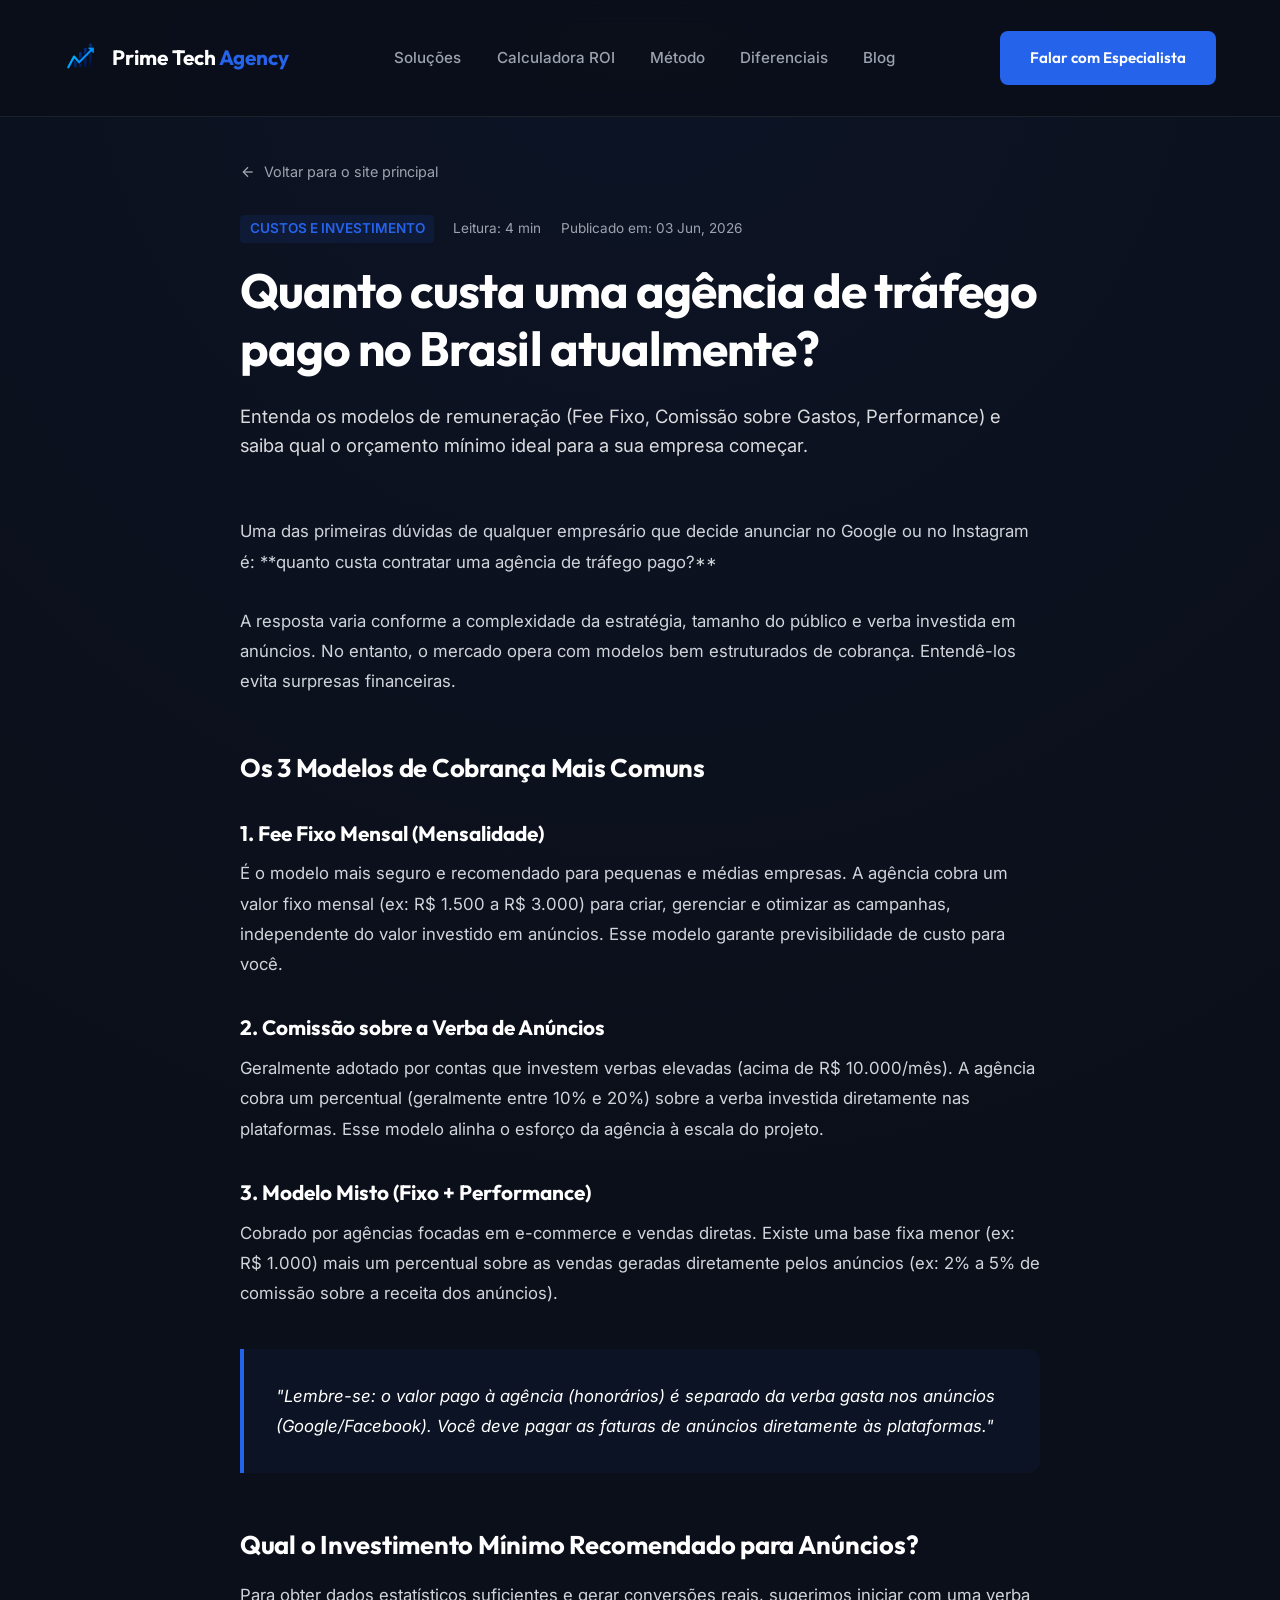
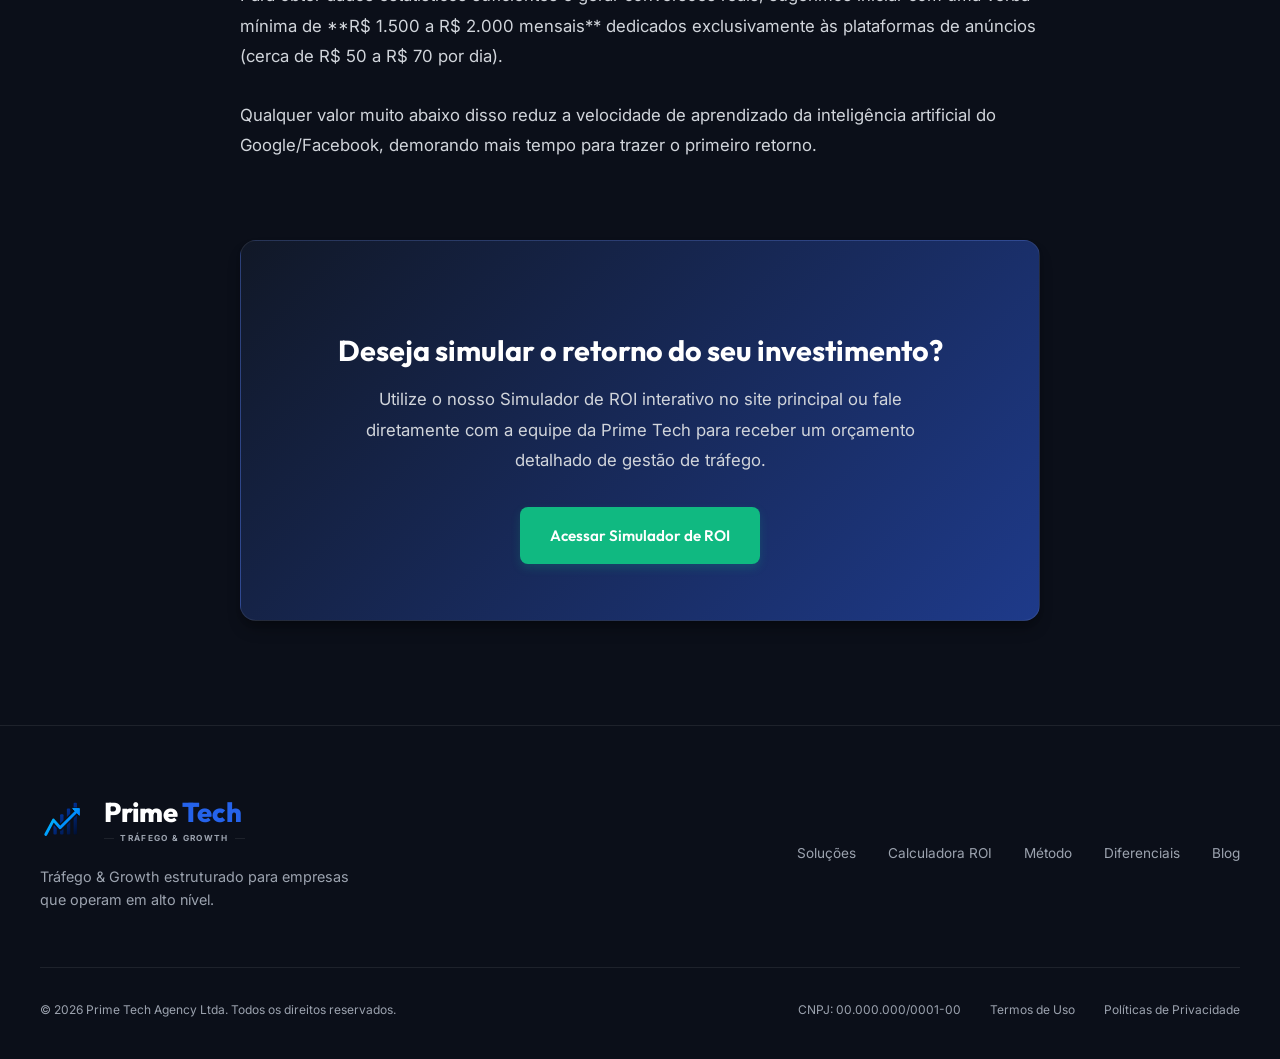
<file: blog/quanto-custa-agencia-trafego-pago.html>
﻿<!DOCTYPE html>
<html lang="pt-BR">
<head>
    <!-- Google Tag Manager -->
    <script>(function(w,d,s,l,i){w[l]=w[l]||[];w[l].push({'gtm.start':
    new Date().getTime(),event:'gtm.js'});var f=d.getElementsByTagName(s)[0],
    j=d.createElement(s),dl=l!='dataLayer'?'&l='+l:'';j.async=true;j.src=
    'https://www.googletagmanager.com/gtm.js?id='+i+dl;f.parentNode.insertBefore(j,f);
    })(window,document,'script','dataLayer','GTM-NPH5JZMZ');</script>
    <!-- End Google Tag Manager -->
    <!-- Google tag (gtag.js) - Google Ads -->
    <script async src="https://www.googletagmanager.com/gtag/js?id=AW-18360451726"></script>
    <script>
      window.dataLayer = window.dataLayer || [];
      function gtag(){dataLayer.push(arguments);}
      gtag('js', new Date());
      gtag('config', 'AW-18360451726');
    </script>
    <!-- End Google tag -->
    <!-- Meta Pixel (utmify) -->
    <script>
      window.pixelId = "6a32a3fba366bef6dda83471";
      var a = document.createElement("script");
      a.setAttribute("async", "");
      a.setAttribute("defer", "");
      a.setAttribute("src", "https://cdn.utmify.com.br/scripts/pixel/pixel.js");
      document.head.appendChild(a);
    </script>
    <!-- Google tag (gtag.js) -->
    <script async src="https://www.googletagmanager.com/gtag/js?id=G-JE36SQ3GB4"></script>
    <script>
      window.dataLayer = window.dataLayer || [];
      function gtag(){dataLayer.push(arguments);}
      gtag('js', new Date());

      gtag('config', 'G-JE36SQ3GB4');
    </script>
    <meta charset="UTF-8">
    <meta name="viewport" content="width=device-width, initial-scale=1.0">
    <meta name="description" content="Quanto custa uma agência de tráfego pago? Entenda os modelos de cobrança (Fixo, Comissão, Performance) e saiba quanto investir para ter retorno.">
    <meta name="robots" content="index, follow" />
    <link rel="canonical" href="https://agencia.primetechonline.shop/blog/quanto-custa-agencia-trafego-pago.html" />
    <title>Quanto custa uma agência de tráfego pago? | Prime Tech Agency</title>
    
    <!-- Google Fonts -->
    <link rel="preconnect" href="https://fonts.googleapis.com">
    <link rel="preconnect" href="https://fonts.gstatic.com" crossorigin>
    <link href="https://fonts.googleapis.com/css2?family=Inter:wght@300;400;500;600;700&family=Outfit:wght@400;500;600;700;800&display=swap" rel="stylesheet">
    
    <!-- Local Stylesheet & Favicon -->
    <link rel="stylesheet" href="../style.css">
    <link rel="icon" type="image/svg+xml" href="../assets/favicon.svg" />
    
    <!-- JSON-LD Structured Data -->
    <script type="application/ld+json">
    {
      "@context": "https://schema.org",
      "@type": "BlogPosting",
      "headline": "Quanto custa uma agência de tráfego pago?",
      "image": "https://agencia.primetechonline.shop/assets/dashboard_mockup.png",
      "genre": "Marketing Digital",
      "publisher": {
        "@type": "Organization",
        "name": "Prime Tech Agency",
        "logo": {
          "@type": "ImageObject",
          "url": "https://agencia.primetechonline.shop/assets/favicon.svg"
        }
      },
      "url": "https://agencia.primetechonline.shop/blog/quanto-custa-agencia-trafego-pago.html",
      "datePublished": "2026-06-03",
      "author": {
        "@type": "Organization",
        "name": "Prime Tech Agency"
      },
      "description": "Veja os valores e modelos de precificação praticados por agências de tráfego pago no Brasil para gerenciar anúncios patrocinados."
    }
    </script>
</head>
<body>
    <!-- Google Tag Manager (noscript) -->
    <noscript><iframe src="https://www.googletagmanager.com/ns.html?id=GTM-NPH5JZMZ"
    height="0" width="0" style="display:none;visibility:hidden"></iframe></noscript>
    <!-- End Google Tag Manager (noscript) -->

    <!-- NAVBAR -->
    <header class="navbar scrolled" id="navbar">
        <div class="nav-container">
            <a href="../index.html" class="logo">
                <svg width="36" height="36" viewBox="0 0 100 100" fill="none" xmlns="http://www.w3.org/2000/svg">
                    <defs>
                        <linearGradient id="logo-blue-grad" x1="20" y1="20" x2="80" y2="80" gradientUnits="userSpaceOnUse">
                            <stop offset="0%" stop-color="#00d2ff"/>
                            <stop offset="100%" stop-color="#0055ff"/>
                        </linearGradient>
                        <linearGradient id="logo-navy-grad" x1="20" y1="20" x2="80" y2="80" gradientUnits="userSpaceOnUse">
                            <stop offset="0%" stop-color="#0044cc"/>
                            <stop offset="100%" stop-color="#000b26"/>
                        </linearGradient>
                        <mask id="logo-arrow-mask">
                            <rect x="0" y="0" width="100" height="100" fill="white"/>
                            <path d="M 12 76 L 28 46 L 42 62 L 76 28" stroke="black" stroke-width="12" stroke-linecap="round" stroke-linejoin="round" fill="none"/>
                            <polygon points="82,22 68,22 82,36" fill="black" stroke="black" stroke-width="4" stroke-linejoin="round"/>
                        </mask>
                    </defs>
                    <g mask="url(#logo-arrow-mask)">
                        <rect x="28" y="46" width="7" height="30" rx="2" fill="url(#logo-navy-grad)" />
                        <rect x="42" y="34" width="7" height="42" rx="2" fill="url(#logo-navy-grad)" />
                        <rect x="56" y="22" width="7" height="54" rx="2" fill="url(#logo-navy-grad)" />
                        <rect x="70" y="10" width="7" height="66" rx="2" fill="url(#logo-navy-grad)" />
                    </g>
                    <path d="M 12 76 L 28 46 L 42 62 L 76 28" stroke="url(#logo-blue-grad)" stroke-width="6" stroke-linecap="round" stroke-linejoin="round" fill="none"/>
                    <polygon points="82,22 68,22 82,36" fill="url(#logo-blue-grad)" stroke="url(#logo-blue-grad)" stroke-width="2" stroke-linejoin="round"/>
                </svg>
                <span>Prime Tech <span class="accent-text">Agency</span></span>
            </a>
            
            <nav class="nav-links">
                <a href="../index.html#solucoes">Soluções</a>
                <a href="../index.html#calculadora">Calculadora ROI</a>
                <a href="../index.html#metodo">Método</a>
                <a href="../index.html#diferenciais">Diferenciais</a>
                <a href="../blog.html">Blog</a>
            </nav>
            
            <a href="../index.html#contato" class="btn btn-primary nav-cta">Falar com Especialista</a>
        </div>
    </header>

    <!-- ARTICLE READING CONTAINER -->
    <main class="blog-post-page">
        <article class="blog-post-container">
            <a href="../blog.html" class="post-back-link">
                <svg width="16" height="16" viewBox="0 0 24 24" fill="none" stroke="currentColor" stroke-width="2" style="vertical-align: middle;">
                    <line x1="19" y1="12" x2="5" y2="12"></line>
                    <polyline points="12 19 5 12 12 5"></polyline>
                </svg>
                Voltar para o site principal
            </a>
            
            <header class="post-header">
                <div class="post-meta-top">
                    <span class="blog-tag">Custos e Investimento</span>
                    <span>Leitura: 4 min</span>
                    <span>Publicado em: 03 Jun, 2026</span>
                </div>
                <h1>Quanto custa uma agência de tráfego pago no Brasil atualmente?</h1>
                <p class="post-lead">
                    Entenda os modelos de remuneração (Fee Fixo, Comissão sobre Gastos, Performance) e saiba qual o orçamento mínimo ideal para a sua empresa começar.
                </p>
            </header>
            
            <section class="post-body">
                <p>Uma das primeiras dúvidas de qualquer empresário que decide anunciar no Google ou no Instagram é: **quanto custa contratar uma agência de tráfego pago?**</p>
                
                <p>A resposta varia conforme a complexidade da estratégia, tamanho do público e verba investida em anúncios. No entanto, o mercado opera com modelos bem estruturados de cobrança. Entendê-los evita surpresas financeiras.</p>
                
                <h2>Os 3 Modelos de Cobrança Mais Comuns</h2>
                
                <h3>1. Fee Fixo Mensal (Mensalidade)</h3>
                <p>É o modelo mais seguro e recomendado para pequenas e médias empresas. A agência cobra um valor fixo mensal (ex: R$ 1.500 a R$ 3.000) para criar, gerenciar e otimizar as campanhas, independente do valor investido em anúncios. Esse modelo garante previsibilidade de custo para você.</p>
                
                <h3>2. Comissão sobre a Verba de Anúncios</h3>
                <p>Geralmente adotado por contas que investem verbas elevadas (acima de R$ 10.000/mês). A agência cobra um percentual (geralmente entre 10% e 20%) sobre a verba investida diretamente nas plataformas. Esse modelo alinha o esforço da agência à escala do projeto.</p>
                
                <h3>3. Modelo Misto (Fixo + Performance)</h3>
                <p>Cobrado por agências focadas em e-commerce e vendas diretas. Existe uma base fixa menor (ex: R$ 1.000) mais um percentual sobre as vendas geradas diretamente pelos anúncios (ex: 2% a 5% de comissão sobre a receita dos anúncios).</p>
                
                <div class="post-callout">
                    <p>"Lembre-se: o valor pago à agência (honorários) é separado da verba gasta nos anúncios (Google/Facebook). Você deve pagar as faturas de anúncios diretamente às plataformas."</p>
                </div>
                
                <h2>Qual o Investimento Mínimo Recomendado para Anúncios?</h2>
                <p>Para obter dados estatísticos suficientes e gerar conversões reais, sugerimos iniciar com uma verba mínima de **R$ 1.500 a R$ 2.000 mensais** dedicados exclusivamente às plataformas de anúncios (cerca de R$ 50 a R$ 70 por dia).</p>
                <p>Qualquer valor muito abaixo disso reduz a velocidade de aprendizado da inteligência artificial do Google/Facebook, demorando mais tempo para trazer o primeiro retorno.</p>
                
                <!-- CTA Box -->
                <div class="post-cta-box">
                    <h3>Deseja simular o retorno do seu investimento?</h3>
                    <p>Utilize o nosso Simulador de ROI interativo no site principal ou fale diretamente com a equipe da Prime Tech para receber um orçamento detalhado de gestão de tráfego.</p>
                    <a href="../index.html#calculadora" class="btn btn-cta">Acessar Simulador de ROI</a>
                </div>
            </section>
        </article>
    </main>

    <!-- FOOTER -->
    <footer class="footer">
        <div class="footer-container">
            <div class="footer-top">
                <div class="footer-brand">
                    <div class="brand-logo-full">
                        <svg width="48" height="48" viewBox="0 0 100 100" fill="none" xmlns="http://www.w3.org/2000/svg" class="footer-logo-svg">
                            <defs>
                                <linearGradient id="logo-blue-grad-footer" x1="20" y1="20" x2="80" y2="80" gradientUnits="userSpaceOnUse">
                                    <stop offset="0%" stop-color="#00d2ff"/>
                                    <stop offset="100%" stop-color="#0055ff"/>
                                </linearGradient>
                                <linearGradient id="logo-navy-grad-footer" x1="20" y1="20" x2="80" y2="80" gradientUnits="userSpaceOnUse">
                                    <stop offset="0%" stop-color="#0044cc"/>
                                    <stop offset="100%" stop-color="#000b26"/>
                                </linearGradient>
                                <mask id="logo-arrow-mask-footer">
                                    <rect x="0" y="0" width="100" height="100" fill="white"/>
                                    <path d="M 12 76 L 28 46 L 42 62 L 76 28" stroke="black" stroke-width="12" stroke-linecap="round" stroke-linejoin="round" fill="none"/>
                                    <polygon points="82,22 68,22 82,36" fill="black" stroke="black" stroke-width="4" stroke-linejoin="round"/>
                                </mask>
                            </defs>
                            <g mask="url(#logo-arrow-mask-footer)">
                                <rect x="28" y="46" width="7" height="30" rx="2" fill="url(#logo-navy-grad-footer)" />
                                <rect x="42" y="34" width="7" height="42" rx="2" fill="url(#logo-navy-grad-footer)" />
                                <rect x="56" y="22" width="7" height="54" rx="2" fill="url(#logo-navy-grad-footer)" />
                                <rect x="70" y="10" width="7" height="66" rx="2" fill="url(#logo-navy-grad-footer)" />
                            </g>
                            <path d="M 12 76 L 28 46 L 42 62 L 76 28" stroke="url(#logo-blue-grad-footer)" stroke-width="6" stroke-linecap="round" stroke-linejoin="round" fill="none"/>
                            <polygon points="82,22 68,22 82,36" fill="url(#logo-blue-grad-footer)" stroke="url(#logo-blue-grad-footer)" stroke-width="2" stroke-linejoin="round"/>
                        </svg>
                        <div class="brand-text-container">
                            <span class="brand-title">Prime <span class="brand-title-accent">Tech</span></span>
                            <div class="brand-subtitle">
                                <span class="subtitle-line"></span>
                                <span class="subtitle-txt">TRÁFEGO & GROWTH</span>
                                <span class="subtitle-line"></span>
                            </div>
                        </div>
                    </div>
                    <p class="footer-slogan" style="margin-top: 1.2rem;">Tráfego & Growth estruturado para empresas que operam em alto nível.</p>
                </div>
                
                <div class="footer-nav">
                    <a href="../index.html#solucoes">Soluções</a>
                    <a href="../index.html#calculadora">Calculadora ROI</a>
                    <a href="../index.html#metodo">Método</a>
                    <a href="../index.html#diferenciais">Diferenciais</a>
                    <a href="../blog.html">Blog</a>
                </div>
            </div>
            
            <hr class="footer-divider">
            
            <div class="footer-bottom">
                <p class="copyright">&copy; 2026 Prime Tech Agency Ltda. Todos os direitos reservados.</p>
                <div class="footer-legal">
                    <span>CNPJ: 00.000.000/0001-00</span>
                    <a href="#">Termos de Uso</a>
                    <a href="#">Políticas de Privacidade</a>
                </div>
            </div>
        </div>
    </footer>

</body>
</html>
</file>
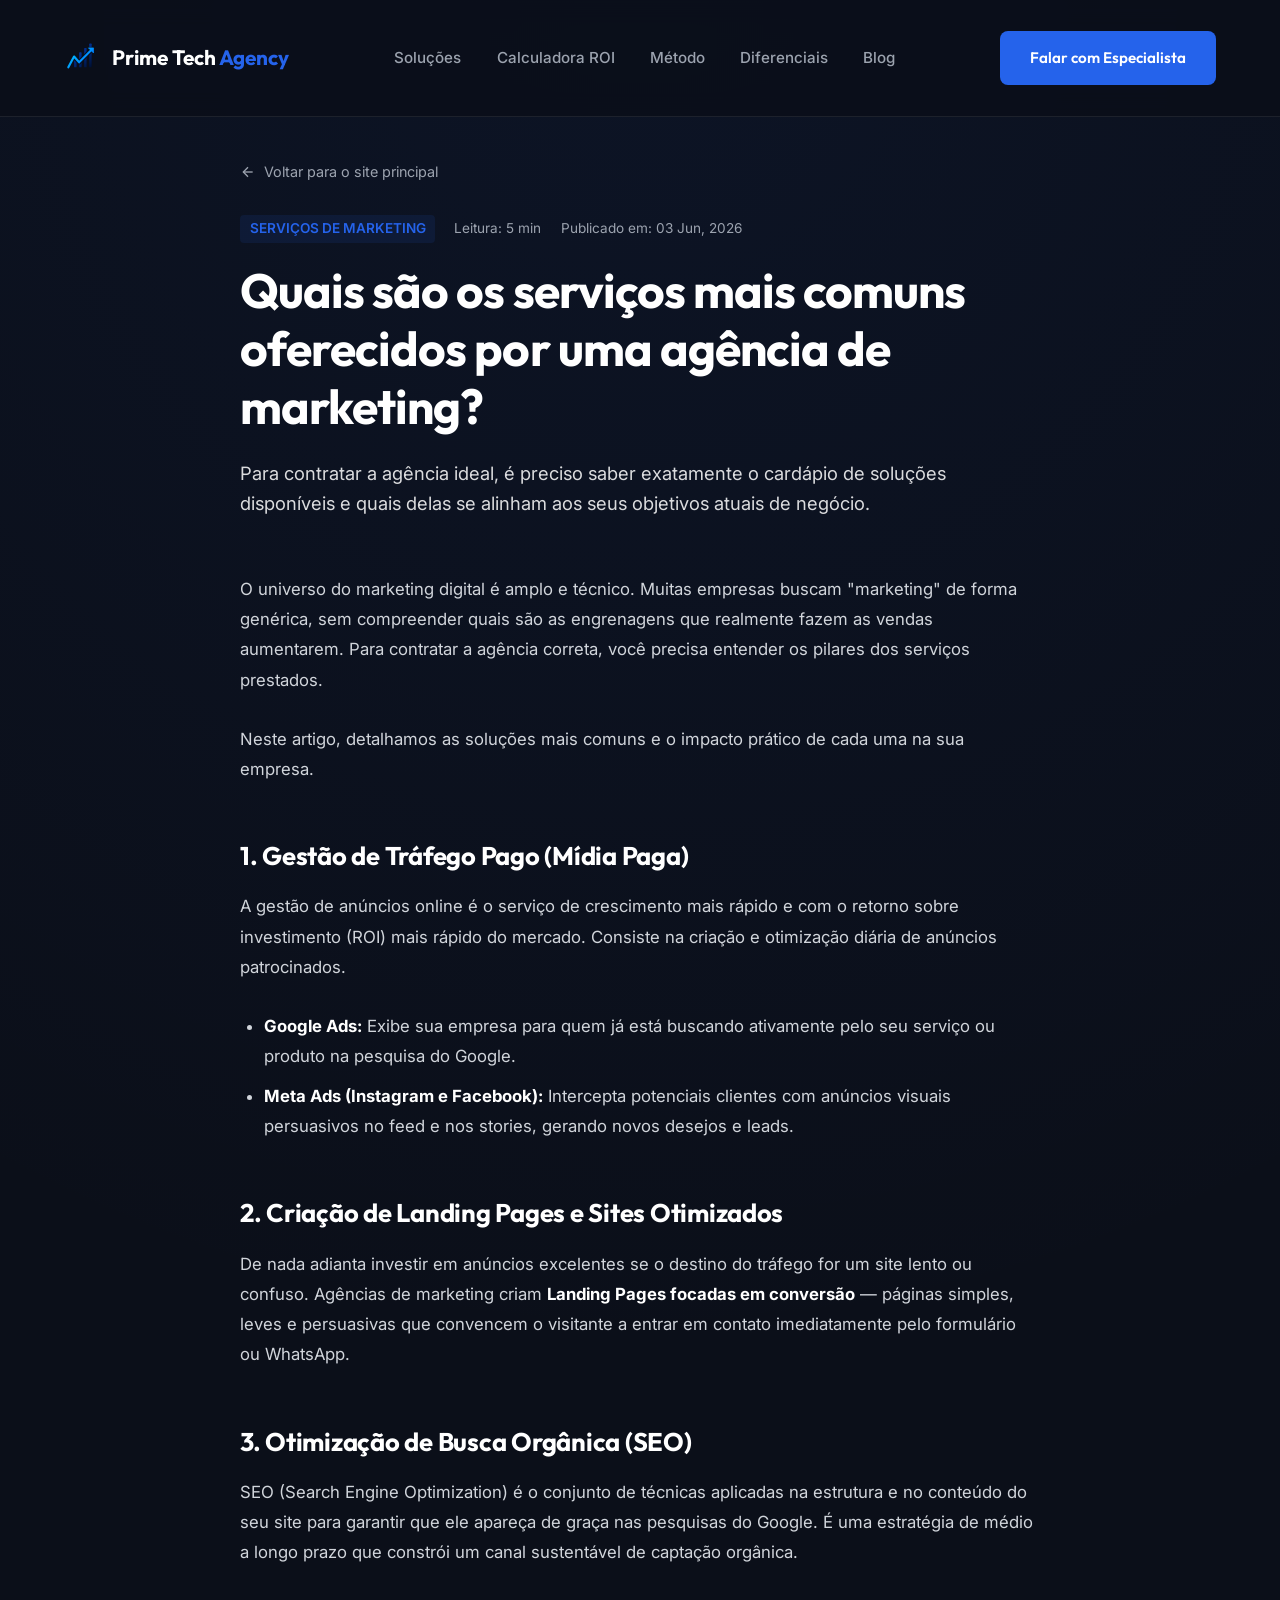
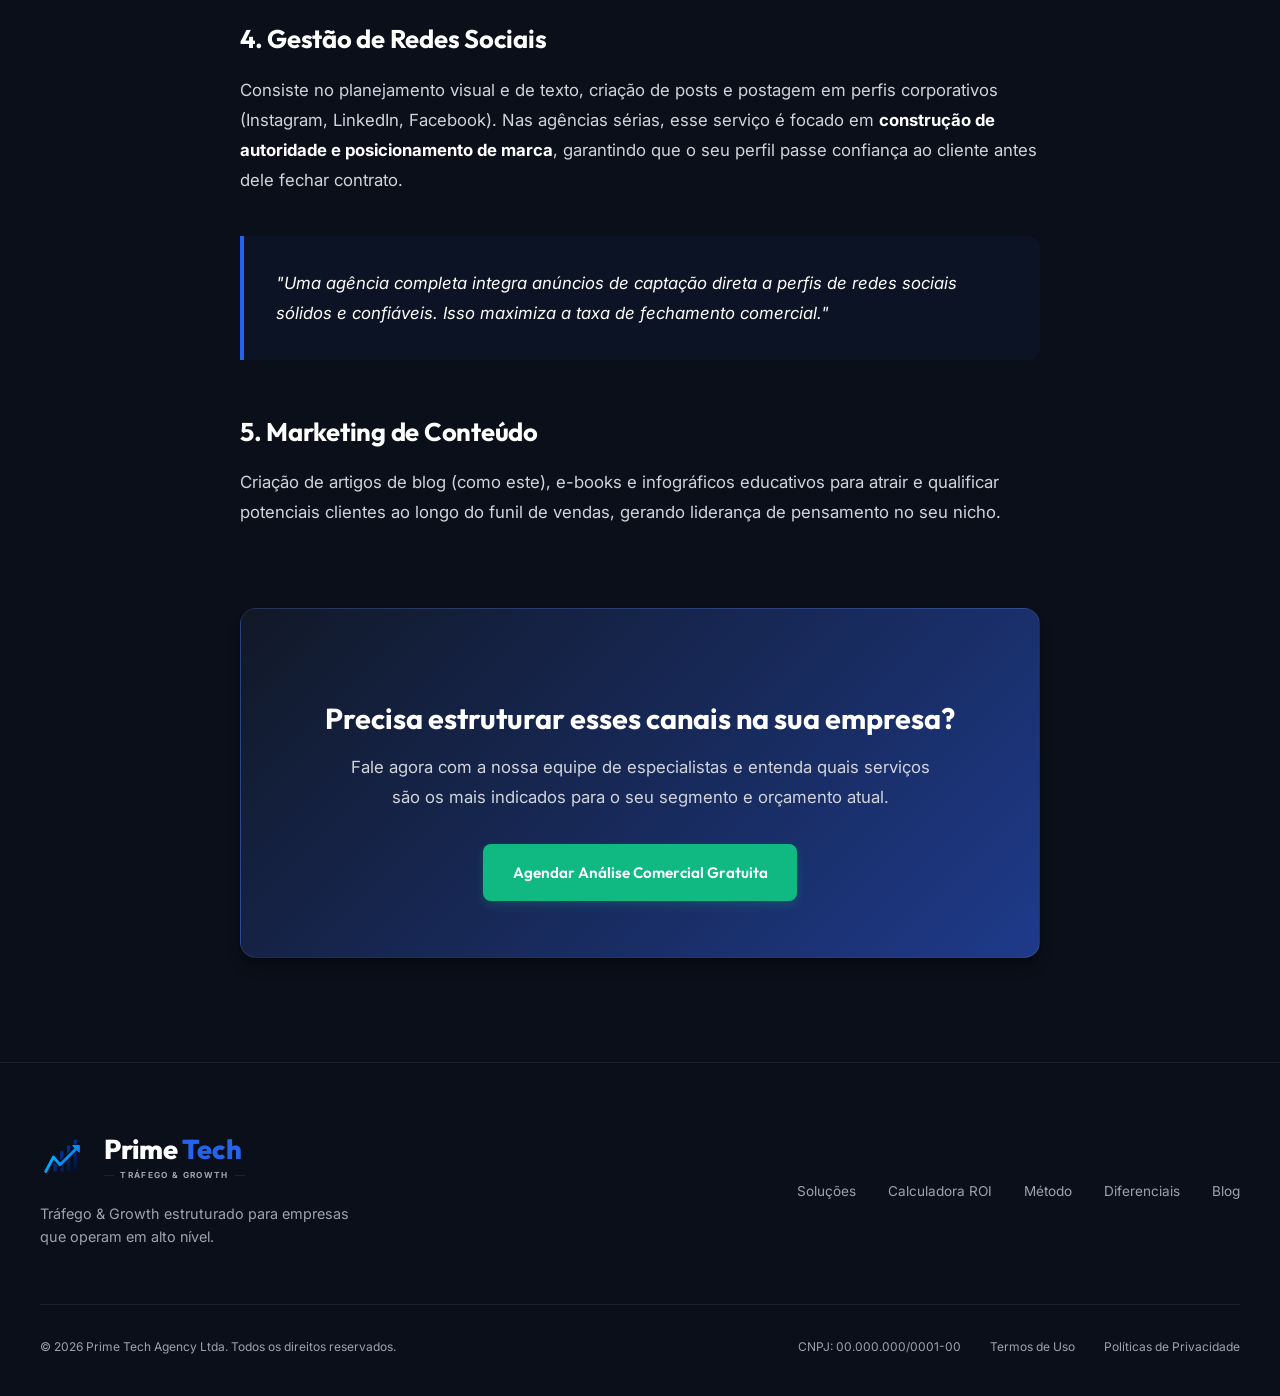
<file: blog/servicos-comuns-agencia-marketing.html>
﻿<!DOCTYPE html>
<html lang="pt-BR">
<head>
    <!-- Google Tag Manager -->
    <script>(function(w,d,s,l,i){w[l]=w[l]||[];w[l].push({'gtm.start':
    new Date().getTime(),event:'gtm.js'});var f=d.getElementsByTagName(s)[0],
    j=d.createElement(s),dl=l!='dataLayer'?'&l='+l:'';j.async=true;j.src=
    'https://www.googletagmanager.com/gtm.js?id='+i+dl;f.parentNode.insertBefore(j,f);
    })(window,document,'script','dataLayer','GTM-NPH5JZMZ');</script>
    <!-- End Google Tag Manager -->
    <!-- Google tag (gtag.js) - Google Ads -->
    <script async src="https://www.googletagmanager.com/gtag/js?id=AW-18360451726"></script>
    <script>
      window.dataLayer = window.dataLayer || [];
      function gtag(){dataLayer.push(arguments);}
      gtag('js', new Date());
      gtag('config', 'AW-18360451726');
    </script>
    <!-- End Google tag -->
    <!-- Meta Pixel (utmify) -->
    <script>
      window.pixelId = "6a32a3fba366bef6dda83471";
      var a = document.createElement("script");
      a.setAttribute("async", "");
      a.setAttribute("defer", "");
      a.setAttribute("src", "https://cdn.utmify.com.br/scripts/pixel/pixel.js");
      document.head.appendChild(a);
    </script>
    <!-- Google tag (gtag.js) -->
    <script async src="https://www.googletagmanager.com/gtag/js?id=G-JE36SQ3GB4"></script>
    <script>
      window.dataLayer = window.dataLayer || [];
      function gtag(){dataLayer.push(arguments);}
      gtag('js', new Date());

      gtag('config', 'G-JE36SQ3GB4');
    </script>
    <meta charset="UTF-8">
    <meta name="viewport" content="width=device-width, initial-scale=1.0">
    <meta name="description" content="Quais são os serviços mais comuns oferecidos por uma agência de marketing? Entenda o papel do Tráfego Pago, SEO, Landing Pages e Redes Sociais no seu negócio.">
    <meta name="robots" content="index, follow" />
    <link rel="canonical" href="https://agencia.primetechonline.shop/blog/servicos-comuns-agencia-marketing.html" />
    <title>Serviços mais comuns de uma agência de marketing | Prime Tech Agency</title>
    
    <!-- Google Fonts -->
    <link rel="preconnect" href="https://fonts.googleapis.com">
    <link rel="preconnect" href="https://fonts.gstatic.com" crossorigin>
    <link href="https://fonts.googleapis.com/css2?family=Inter:wght@300;400;500;600;700&family=Outfit:wght@400;500;600;700;800&display=swap" rel="stylesheet">
    
    <!-- Local Stylesheet & Favicon -->
    <link rel="stylesheet" href="../style.css">
    <link rel="icon" type="image/svg+xml" href="../assets/favicon.svg" />
    
    <!-- JSON-LD Structured Data -->
    <script type="application/ld+json">
    {
      "@context": "https://schema.org",
      "@type": "BlogPosting",
      "headline": "Quais são os serviços mais comuns oferecidos por uma agência de marketing?",
      "image": "https://agencia.primetechonline.shop/assets/dashboard_mockup.png",
      "genre": "Marketing Digital",
      "publisher": {
        "@type": "Organization",
        "name": "Prime Tech Agency",
        "logo": {
          "@type": "ImageObject",
          "url": "https://agencia.primetechonline.shop/assets/favicon.svg"
        }
      },
      "url": "https://agencia.primetechonline.shop/blog/servicos-comuns-agencia-marketing.html",
      "datePublished": "2026-06-03",
      "author": {
        "@type": "Organization",
        "name": "Prime Tech Agency"
      },
      "description": "Veja a lista completa dos serviços de marketing digital mais solicitados por empresas para estruturar canais de vendas na internet."
    }
    </script>
</head>
<body>
    <!-- Google Tag Manager (noscript) -->
    <noscript><iframe src="https://www.googletagmanager.com/ns.html?id=GTM-NPH5JZMZ"
    height="0" width="0" style="display:none;visibility:hidden"></iframe></noscript>
    <!-- End Google Tag Manager (noscript) -->

    <!-- NAVBAR -->
    <header class="navbar scrolled" id="navbar">
        <div class="nav-container">
            <a href="../index.html" class="logo">
                <svg width="36" height="36" viewBox="0 0 100 100" fill="none" xmlns="http://www.w3.org/2000/svg">
                    <defs>
                        <linearGradient id="logo-blue-grad" x1="20" y1="20" x2="80" y2="80" gradientUnits="userSpaceOnUse">
                            <stop offset="0%" stop-color="#00d2ff"/>
                            <stop offset="100%" stop-color="#0055ff"/>
                        </linearGradient>
                        <linearGradient id="logo-navy-grad" x1="20" y1="20" x2="80" y2="80" gradientUnits="userSpaceOnUse">
                            <stop offset="0%" stop-color="#0044cc"/>
                            <stop offset="100%" stop-color="#000b26"/>
                        </linearGradient>
                        <mask id="logo-arrow-mask">
                            <rect x="0" y="0" width="100" height="100" fill="white"/>
                            <path d="M 12 76 L 28 46 L 42 62 L 76 28" stroke="black" stroke-width="12" stroke-linecap="round" stroke-linejoin="round" fill="none"/>
                            <polygon points="82,22 68,22 82,36" fill="black" stroke="black" stroke-width="4" stroke-linejoin="round"/>
                        </mask>
                    </defs>
                    <g mask="url(#logo-arrow-mask)">
                        <rect x="28" y="46" width="7" height="30" rx="2" fill="url(#logo-navy-grad)" />
                        <rect x="42" y="34" width="7" height="42" rx="2" fill="url(#logo-navy-grad)" />
                        <rect x="56" y="22" width="7" height="54" rx="2" fill="url(#logo-navy-grad)" />
                        <rect x="70" y="10" width="7" height="66" rx="2" fill="url(#logo-navy-grad)" />
                    </g>
                    <path d="M 12 76 L 28 46 L 42 62 L 76 28" stroke="url(#logo-blue-grad)" stroke-width="6" stroke-linecap="round" stroke-linejoin="round" fill="none"/>
                    <polygon points="82,22 68,22 82,36" fill="url(#logo-blue-grad)" stroke="url(#logo-blue-grad)" stroke-width="2" stroke-linejoin="round"/>
                </svg>
                <span>Prime Tech <span class="accent-text">Agency</span></span>
            </a>
            
            <nav class="nav-links">
                <a href="../index.html#solucoes">Soluções</a>
                <a href="../index.html#calculadora">Calculadora ROI</a>
                <a href="../index.html#metodo">Método</a>
                <a href="../index.html#diferenciais">Diferenciais</a>
                <a href="../blog.html">Blog</a>
            </nav>
            
            <a href="../index.html#contato" class="btn btn-primary nav-cta">Falar com Especialista</a>
        </div>
    </header>

    <!-- ARTICLE READING CONTAINER -->
    <main class="blog-post-page">
        <article class="blog-post-container">
            <a href="../blog.html" class="post-back-link">
                <svg width="16" height="16" viewBox="0 0 24 24" fill="none" stroke="currentColor" stroke-width="2" style="vertical-align: middle;">
                    <line x1="19" y1="12" x2="5" y2="12"></line>
                    <polyline points="12 19 5 12 12 5"></polyline>
                </svg>
                Voltar para o site principal
            </a>
            
            <header class="post-header">
                <div class="post-meta-top">
                    <span class="blog-tag">Serviços de Marketing</span>
                    <span>Leitura: 5 min</span>
                    <span>Publicado em: 03 Jun, 2026</span>
                </div>
                <h1>Quais são os serviços mais comuns oferecidos por uma agência de marketing?</h1>
                <p class="post-lead">
                    Para contratar a agência ideal, é preciso saber exatamente o cardápio de soluções disponíveis e quais delas se alinham aos seus objetivos atuais de negócio.
                </p>
            </header>
            
            <section class="post-body">
                <p>O universo do marketing digital é amplo e técnico. Muitas empresas buscam "marketing" de forma genérica, sem compreender quais são as engrenagens que realmente fazem as vendas aumentarem. Para contratar a agência correta, você precisa entender os pilares dos serviços prestados.</p>
                
                <p>Neste artigo, detalhamos as soluções mais comuns e o impacto prático de cada uma na sua empresa.</p>
                
                <h2>1. Gestão de Tráfego Pago (Mídia Paga)</h2>
                <p>A gestão de anúncios online é o serviço de crescimento mais rápido e com o retorno sobre investimento (ROI) mais rápido do mercado. Consiste na criação e otimização diária de anúncios patrocinados.</p>
                <ul>
                    <li><strong>Google Ads:</strong> Exibe sua empresa para quem já está buscando ativamente pelo seu serviço ou produto na pesquisa do Google.</li>
                    <li><strong>Meta Ads (Instagram e Facebook):</strong> Intercepta potenciais clientes com anúncios visuais persuasivos no feed e nos stories, gerando novos desejos e leads.</li>
                </ul>
                
                <h2>2. Criação de Landing Pages e Sites Otimizados</h2>
                <p>De nada adianta investir em anúncios excelentes se o destino do tráfego for um site lento ou confuso. Agências de marketing criam <strong>Landing Pages focadas em conversão</strong> — páginas simples, leves e persuasivas que convencem o visitante a entrar em contato imediatamente pelo formulário ou WhatsApp.</p>
                
                <h2>3. Otimização de Busca Orgânica (SEO)</h2>
                <p>SEO (Search Engine Optimization) é o conjunto de técnicas aplicadas na estrutura e no conteúdo do seu site para garantir que ele apareça de graça nas pesquisas do Google. É uma estratégia de médio a longo prazo que constrói um canal sustentável de captação orgânica.</p>
                
                <h2>4. Gestão de Redes Sociais</h2>
                <p>Consiste no planejamento visual e de texto, criação de posts e postagem em perfis corporativos (Instagram, LinkedIn, Facebook). Nas agências sérias, esse serviço é focado em <strong>construção de autoridade e posicionamento de marca</strong>, garantindo que o seu perfil passe confiança ao cliente antes dele fechar contrato.</p>
                
                <div class="post-callout">
                    <p>"Uma agência completa integra anúncios de captação direta a perfis de redes sociais sólidos e confiáveis. Isso maximiza a taxa de fechamento comercial."</p>
                </div>
                
                <h2>5. Marketing de Conteúdo</h2>
                <p>Criação de artigos de blog (como este), e-books e infográficos educativos para atrair e qualificar potenciais clientes ao longo do funil de vendas, gerando liderança de pensamento no seu nicho.</p>
                
                <!-- CTA Box -->
                <div class="post-cta-box">
                    <h3>Precisa estruturar esses canais na sua empresa?</h3>
                    <p>Fale agora com a nossa equipe de especialistas e entenda quais serviços são os mais indicados para o seu segmento e orçamento atual.</p>
                    <a href="../index.html#contato" class="btn btn-cta">Agendar Análise Comercial Gratuita</a>
                </div>
            </section>
        </article>
    </main>

    <!-- FOOTER -->
    <footer class="footer">
        <div class="footer-container">
            <div class="footer-top">
                <div class="footer-brand">
                    <div class="brand-logo-full">
                        <svg width="48" height="48" viewBox="0 0 100 100" fill="none" xmlns="http://www.w3.org/2000/svg" class="footer-logo-svg">
                            <defs>
                                <linearGradient id="logo-blue-grad-footer" x1="20" y1="20" x2="80" y2="80" gradientUnits="userSpaceOnUse">
                                    <stop offset="0%" stop-color="#00d2ff"/>
                                    <stop offset="100%" stop-color="#0055ff"/>
                                </linearGradient>
                                <linearGradient id="logo-navy-grad-footer" x1="20" y1="20" x2="80" y2="80" gradientUnits="userSpaceOnUse">
                                    <stop offset="0%" stop-color="#0044cc"/>
                                    <stop offset="100%" stop-color="#000b26"/>
                                </linearGradient>
                                <mask id="logo-arrow-mask-footer">
                                    <rect x="0" y="0" width="100" height="100" fill="white"/>
                                    <path d="M 12 76 L 28 46 L 42 62 L 76 28" stroke="black" stroke-width="12" stroke-linecap="round" stroke-linejoin="round" fill="none"/>
                                    <polygon points="82,22 68,22 82,36" fill="black" stroke="black" stroke-width="4" stroke-linejoin="round"/>
                                </mask>
                            </defs>
                            <g mask="url(#logo-arrow-mask-footer)">
                                <rect x="28" y="46" width="7" height="30" rx="2" fill="url(#logo-navy-grad-footer)" />
                                <rect x="42" y="34" width="7" height="42" rx="2" fill="url(#logo-navy-grad-footer)" />
                                <rect x="56" y="22" width="7" height="54" rx="2" fill="url(#logo-navy-grad-footer)" />
                                <rect x="70" y="10" width="7" height="66" rx="2" fill="url(#logo-navy-grad-footer)" />
                            </g>
                            <path d="M 12 76 L 28 46 L 42 62 L 76 28" stroke="url(#logo-blue-grad-footer)" stroke-width="6" stroke-linecap="round" stroke-linejoin="round" fill="none"/>
                            <polygon points="82,22 68,22 82,36" fill="url(#logo-blue-grad-footer)" stroke="url(#logo-blue-grad-footer)" stroke-width="2" stroke-linejoin="round"/>
                        </svg>
                        <div class="brand-text-container">
                            <span class="brand-title">Prime <span class="brand-title-accent">Tech</span></span>
                            <div class="brand-subtitle">
                                <span class="subtitle-line"></span>
                                <span class="subtitle-txt">TRÁFEGO & GROWTH</span>
                                <span class="subtitle-line"></span>
                            </div>
                        </div>
                    </div>
                    <p class="footer-slogan" style="margin-top: 1.2rem;">Tráfego & Growth estruturado para empresas que operam em alto nível.</p>
                </div>
                
                <div class="footer-nav">
                    <a href="../index.html#solucoes">Soluções</a>
                    <a href="../index.html#calculadora">Calculadora ROI</a>
                    <a href="../index.html#metodo">Método</a>
                    <a href="../index.html#diferenciais">Diferenciais</a>
                    <a href="../blog.html">Blog</a>
                </div>
            </div>
            
            <hr class="footer-divider">
            
            <div class="footer-bottom">
                <p class="copyright">&copy; 2026 Prime Tech Agency Ltda. Todos os direitos reservados.</p>
                <div class="footer-legal">
                    <span>CNPJ: 00.000.000/0001-00</span>
                    <a href="#">Termos de Uso</a>
                    <a href="#">Políticas de Privacidade</a>
                </div>
            </div>
        </div>
    </footer>

</body>
</html>
</file>
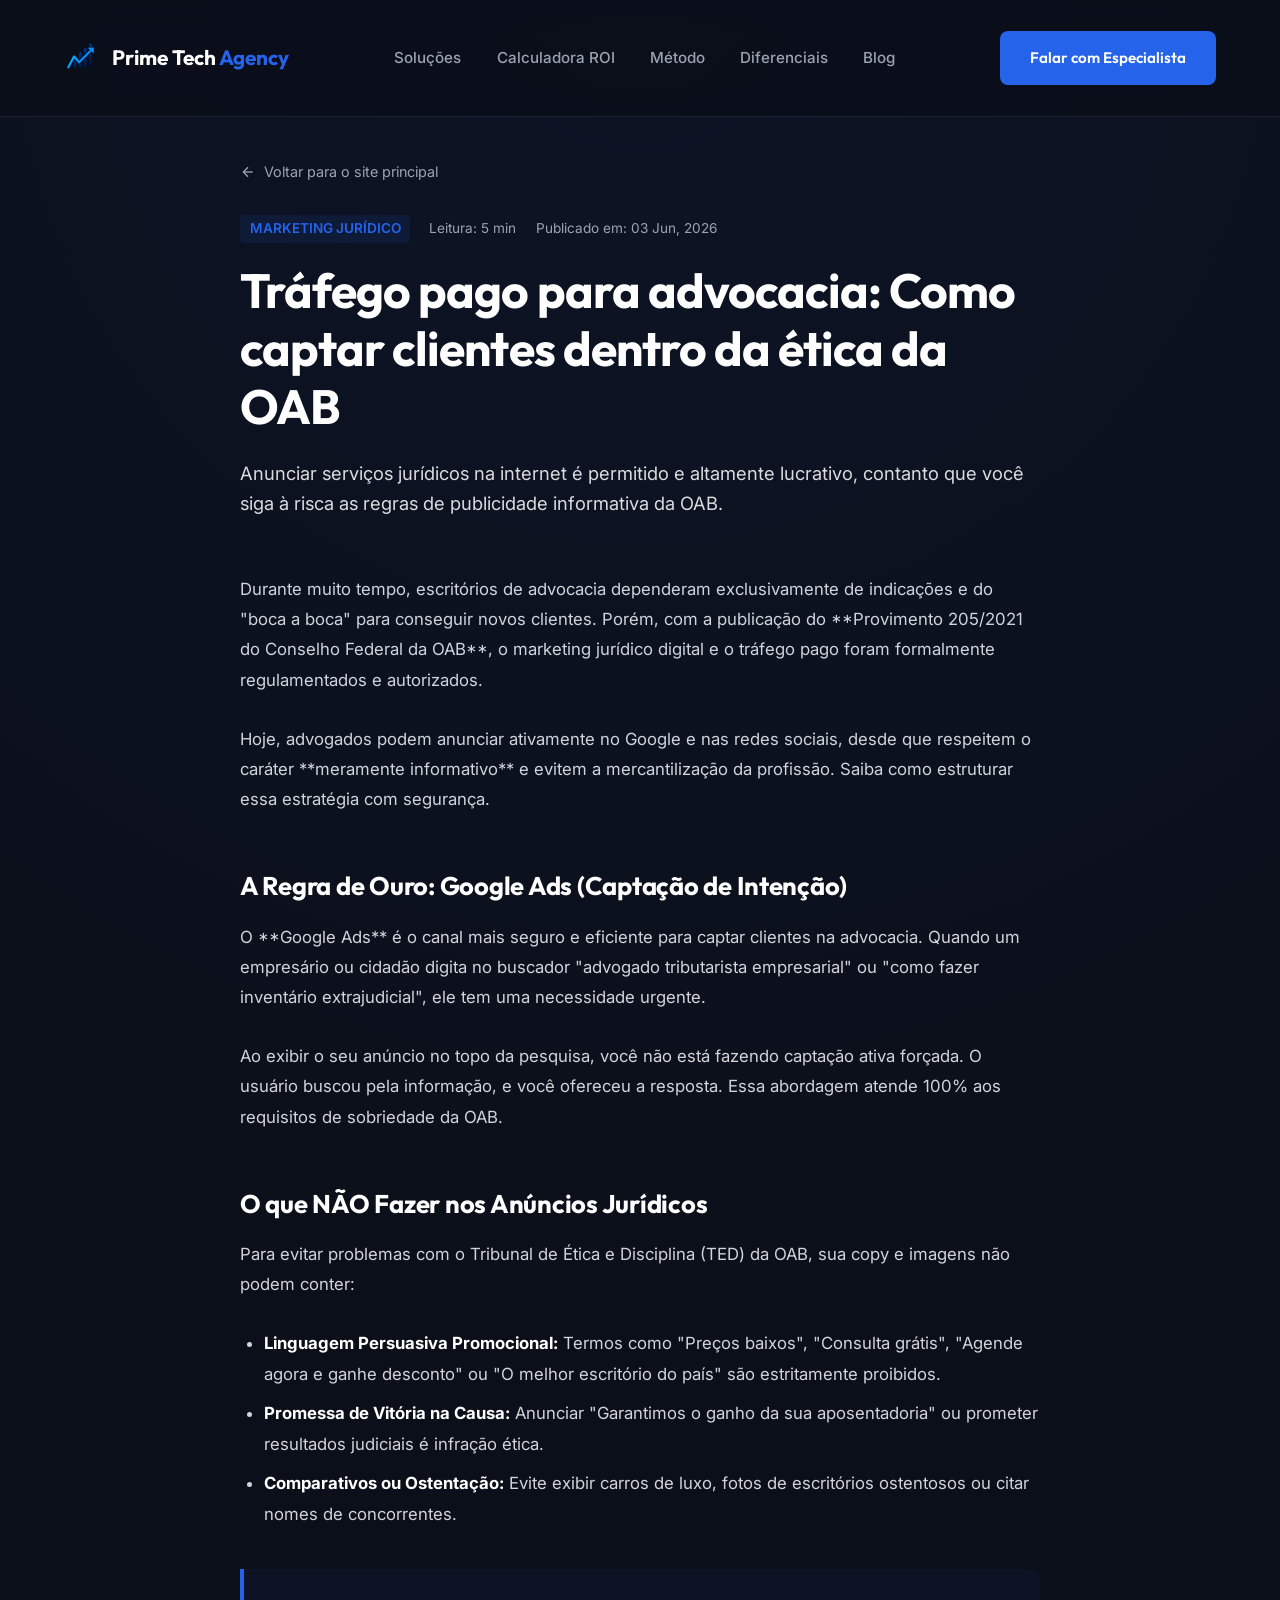
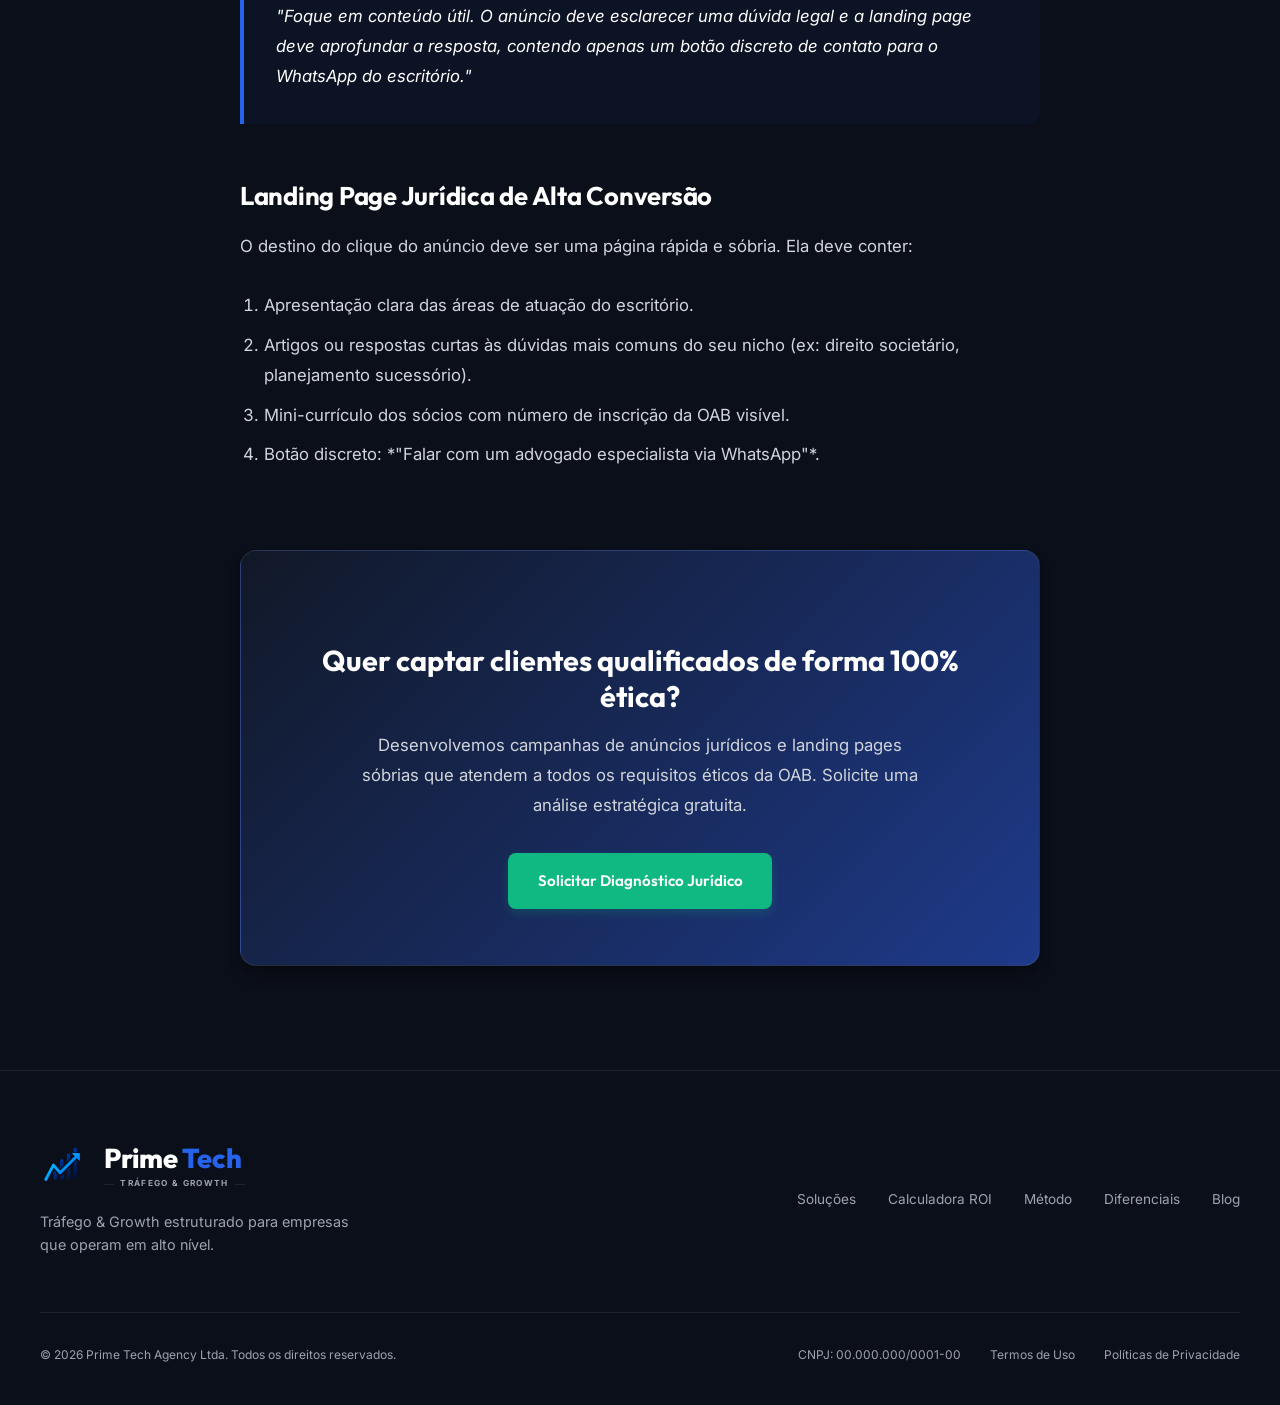
<file: blog/trafego-pago-para-advocacia.html>
﻿<!DOCTYPE html>
<html lang="pt-BR">
<head>
    <!-- Google Tag Manager -->
    <script>(function(w,d,s,l,i){w[l]=w[l]||[];w[l].push({'gtm.start':
    new Date().getTime(),event:'gtm.js'});var f=d.getElementsByTagName(s)[0],
    j=d.createElement(s),dl=l!='dataLayer'?'&l='+l:'';j.async=true;j.src=
    'https://www.googletagmanager.com/gtm.js?id='+i+dl;f.parentNode.insertBefore(j,f);
    })(window,document,'script','dataLayer','GTM-NPH5JZMZ');</script>
    <!-- End Google Tag Manager -->
    <!-- Google tag (gtag.js) - Google Ads -->
    <script async src="https://www.googletagmanager.com/gtag/js?id=AW-18360451726"></script>
    <script>
      window.dataLayer = window.dataLayer || [];
      function gtag(){dataLayer.push(arguments);}
      gtag('js', new Date());
      gtag('config', 'AW-18360451726');
    </script>
    <!-- End Google tag -->
    <!-- Meta Pixel (utmify) -->
    <script>
      window.pixelId = "6a32a3fba366bef6dda83471";
      var a = document.createElement("script");
      a.setAttribute("async", "");
      a.setAttribute("defer", "");
      a.setAttribute("src", "https://cdn.utmify.com.br/scripts/pixel/pixel.js");
      document.head.appendChild(a);
    </script>
    <!-- Google tag (gtag.js) -->
    <script async src="https://www.googletagmanager.com/gtag/js?id=G-JE36SQ3GB4"></script>
    <script>
      window.dataLayer = window.dataLayer || [];
      function gtag(){dataLayer.push(arguments);}
      gtag('js', new Date());

      gtag('config', 'G-JE36SQ3GB4');
    </script>
    <meta charset="UTF-8">
    <meta name="viewport" content="width=device-width, initial-scale=1.0">
    <meta name="description" content="Tráfego pago para advocacia: Entenda como atrair clientes qualificados pelo Google Ads respeitando as normas éticas do provimento da OAB.">
    <meta name="robots" content="index, follow" />
    <link rel="canonical" href="https://agencia.primetechonline.shop/blog/trafego-pago-para-advocacia.html" />
    <title>Tráfego Pago para Advocacia: Regras OAB e Leads | Prime Tech Agency</title>
    
    <!-- Google Fonts -->
    <link rel="preconnect" href="https://fonts.googleapis.com">
    <link rel="preconnect" href="https://fonts.gstatic.com" crossorigin>
    <link href="https://fonts.googleapis.com/css2?family=Inter:wght@300;400;500;600;700&family=Outfit:wght@400;500;600;700;800&display=swap" rel="stylesheet">
    
    <!-- Local Stylesheet & Favicon -->
    <link rel="stylesheet" href="../style.css">
    <link rel="icon" type="image/svg+xml" href="../assets/favicon.svg" />
    
    <!-- JSON-LD Structured Data -->
    <script type="application/ld+json">
    {
      "@context": "https://schema.org",
      "@type": "BlogPosting",
      "headline": "Tráfego pago para advocacia: Como captar clientes qualificados dentro da ética da OAB",
      "image": "https://agencia.primetechonline.shop/assets/dashboard_mockup.png",
      "genre": "Marketing Jurídico",
      "publisher": {
        "@type": "Organization",
        "name": "Prime Tech Agency",
        "logo": {
          "@type": "ImageObject",
          "url": "https://agencia.primetechonline.shop/assets/favicon.svg"
        }
      },
      "url": "https://agencia.primetechonline.shop/blog/trafego-pago-para-advocacia.html",
      "datePublished": "2026-06-03",
      "author": {
        "@type": "Organization",
        "name": "Prime Tech Agency"
      },
      "description": "Veja como escritórios de advocacia podem criar campanhas de tráfego pago no Google Ads em conformidade com o provimento de ética da OAB."
    }
    </script>
</head>
<body>
    <!-- Google Tag Manager (noscript) -->
    <noscript><iframe src="https://www.googletagmanager.com/ns.html?id=GTM-NPH5JZMZ"
    height="0" width="0" style="display:none;visibility:hidden"></iframe></noscript>
    <!-- End Google Tag Manager (noscript) -->

    <!-- NAVBAR -->
    <header class="navbar scrolled" id="navbar">
        <div class="nav-container">
            <a href="../index.html" class="logo">
                <svg width="36" height="36" viewBox="0 0 100 100" fill="none" xmlns="http://www.w3.org/2000/svg">
                    <defs>
                        <linearGradient id="logo-blue-grad" x1="20" y1="20" x2="80" y2="80" gradientUnits="userSpaceOnUse">
                            <stop offset="0%" stop-color="#00d2ff"/>
                            <stop offset="100%" stop-color="#0055ff"/>
                        </linearGradient>
                        <linearGradient id="logo-navy-grad" x1="20" y1="20" x2="80" y2="80" gradientUnits="userSpaceOnUse">
                            <stop offset="0%" stop-color="#0044cc"/>
                            <stop offset="100%" stop-color="#000b26"/>
                        </linearGradient>
                        <mask id="logo-arrow-mask">
                            <rect x="0" y="0" width="100" height="100" fill="white"/>
                            <path d="M 12 76 L 28 46 L 42 62 L 76 28" stroke="black" stroke-width="12" stroke-linecap="round" stroke-linejoin="round" fill="none"/>
                            <polygon points="82,22 68,22 82,36" fill="black" stroke="black" stroke-width="4" stroke-linejoin="round"/>
                        </mask>
                    </defs>
                    <g mask="url(#logo-arrow-mask)">
                        <rect x="28" y="46" width="7" height="30" rx="2" fill="url(#logo-navy-grad)" />
                        <rect x="42" y="34" width="7" height="42" rx="2" fill="url(#logo-navy-grad)" />
                        <rect x="56" y="22" width="7" height="54" rx="2" fill="url(#logo-navy-grad)" />
                        <rect x="70" y="10" width="7" height="66" rx="2" fill="url(#logo-navy-grad)" />
                    </g>
                    <path d="M 12 76 L 28 46 L 42 62 L 76 28" stroke="url(#logo-blue-grad)" stroke-width="6" stroke-linecap="round" stroke-linejoin="round" fill="none"/>
                    <polygon points="82,22 68,22 82,36" fill="url(#logo-blue-grad)" stroke="url(#logo-blue-grad)" stroke-width="2" stroke-linejoin="round"/>
                </svg>
                <span>Prime Tech <span class="accent-text">Agency</span></span>
            </a>
            
            <nav class="nav-links">
                <a href="../index.html#solucoes">Soluções</a>
                <a href="../index.html#calculadora">Calculadora ROI</a>
                <a href="../index.html#metodo">Método</a>
                <a href="../index.html#diferenciais">Diferenciais</a>
                <a href="../blog.html">Blog</a>
            </nav>
            
            <a href="../index.html#contato" class="btn btn-primary nav-cta">Falar com Especialista</a>
        </div>
    </header>

    <!-- ARTICLE READING CONTAINER -->
    <main class="blog-post-page">
        <article class="blog-post-container">
            <a href="../blog.html" class="post-back-link">
                <svg width="16" height="16" viewBox="0 0 24 24" fill="none" stroke="currentColor" stroke-width="2" style="vertical-align: middle;">
                    <line x1="19" y1="12" x2="5" y2="12"></line>
                    <polyline points="12 19 5 12 12 5"></polyline>
                </svg>
                Voltar para o site principal
            </a>
            
            <header class="post-header">
                <div class="post-meta-top">
                    <span class="blog-tag">Marketing Jurídico</span>
                    <span>Leitura: 5 min</span>
                    <span>Publicado em: 03 Jun, 2026</span>
                </div>
                <h1>Tráfego pago para advocacia: Como captar clientes dentro da ética da OAB</h1>
                <p class="post-lead">
                    Anunciar serviços jurídicos na internet é permitido e altamente lucrativo, contanto que você siga à risca as regras de publicidade informativa da OAB.
                </p>
            </header>
            
            <section class="post-body">
                <p>Durante muito tempo, escritórios de advocacia dependeram exclusivamente de indicações e do "boca a boca" para conseguir novos clientes. Porém, com a publicação do **Provimento 205/2021 do Conselho Federal da OAB**, o marketing jurídico digital e o tráfego pago foram formalmente regulamentados e autorizados.</p>
                
                <p>Hoje, advogados podem anunciar ativamente no Google e nas redes sociais, desde que respeitem o caráter **meramente informativo** e evitem a mercantilização da profissão. Saiba como estruturar essa estratégia com segurança.</p>
                
                <h2>A Regra de Ouro: Google Ads (Captação de Intenção)</h2>
                <p>O **Google Ads** é o canal mais seguro e eficiente para captar clientes na advocacia. Quando um empresário ou cidadão digita no buscador "advogado tributarista empresarial" ou "como fazer inventário extrajudicial", ele tem uma necessidade urgente.</p>
                <p>Ao exibir o seu anúncio no topo da pesquisa, você não está fazendo captação ativa forçada. O usuário buscou pela informação, e você ofereceu a resposta. Essa abordagem atende 100% aos requisitos de sobriedade da OAB.</p>
                
                <h2>O que NÃO Fazer nos Anúncios Jurídicos</h2>
                <p>Para evitar problemas com o Tribunal de Ética e Disciplina (TED) da OAB, sua copy e imagens não podem conter:</p>
                <ul>
                    <li><strong>Linguagem Persuasiva Promocional:</strong> Termos como "Preços baixos", "Consulta grátis", "Agende agora e ganhe desconto" ou "O melhor escritório do país" são estritamente proibidos.</li>
                    <li><strong>Promessa de Vitória na Causa:</strong> Anunciar "Garantimos o ganho da sua aposentadoria" ou prometer resultados judiciais é infração ética.</li>
                    <li><strong>Comparativos ou Ostentação:</strong> Evite exibir carros de luxo, fotos de escritórios ostentosos ou citar nomes de concorrentes.</li>
                </ul>
                
                <div class="post-callout">
                    <p>"Foque em conteúdo útil. O anúncio deve esclarecer uma dúvida legal e a landing page deve aprofundar a resposta, contendo apenas um botão discreto de contato para o WhatsApp do escritório."</p>
                </div>
                
                <h2>Landing Page Jurídica de Alta Conversão</h2>
                <p>O destino do clique do anúncio deve ser uma página rápida e sóbria. Ela deve conter:</p>
                <ol>
                    <li>Apresentação clara das áreas de atuação do escritório.</li>
                    <li>Artigos ou respostas curtas às dúvidas mais comuns do seu nicho (ex: direito societário, planejamento sucessório).</li>
                    <li>Mini-currículo dos sócios com número de inscrição da OAB visível.</li>
                    <li>Botão discreto: *"Falar com um advogado especialista via WhatsApp"*.</li>
                </ol>
                
                <!-- CTA Box -->
                <div class="post-cta-box">
                    <h3>Quer captar clientes qualificados de forma 100% ética?</h3>
                    <p>Desenvolvemos campanhas de anúncios jurídicos e landing pages sóbrias que atendem a todos os requisitos éticos da OAB. Solicite uma análise estratégica gratuita.</p>
                    <a href="../index.html#contato" class="btn btn-cta">Solicitar Diagnóstico Jurídico</a>
                </div>
            </section>
        </article>
    </main>

    <!-- FOOTER -->
    <footer class="footer">
        <div class="footer-container">
            <div class="footer-top">
                <div class="footer-brand">
                    <div class="brand-logo-full">
                        <svg width="48" height="48" viewBox="0 0 100 100" fill="none" xmlns="http://www.w3.org/2000/svg" class="footer-logo-svg">
                            <defs>
                                <linearGradient id="logo-blue-grad-footer" x1="20" y1="20" x2="80" y2="80" gradientUnits="userSpaceOnUse">
                                    <stop offset="0%" stop-color="#00d2ff"/>
                                    <stop offset="100%" stop-color="#0055ff"/>
                                </linearGradient>
                                <linearGradient id="logo-navy-grad-footer" x1="20" y1="20" x2="80" y2="80" gradientUnits="userSpaceOnUse">
                                    <stop offset="0%" stop-color="#0044cc"/>
                                    <stop offset="100%" stop-color="#000b26"/>
                                </linearGradient>
                                <mask id="logo-arrow-mask-footer">
                                    <rect x="0" y="0" width="100" height="100" fill="white"/>
                                    <path d="M 12 76 L 28 46 L 42 62 L 76 28" stroke="black" stroke-width="12" stroke-linecap="round" stroke-linejoin="round" fill="none"/>
                                    <polygon points="82,22 68,22 82,36" fill="black" stroke="black" stroke-width="4" stroke-linejoin="round"/>
                                </mask>
                            </defs>
                            <g mask="url(#logo-arrow-mask-footer)">
                                <rect x="28" y="46" width="7" height="30" rx="2" fill="url(#logo-navy-grad-footer)" />
                                <rect x="42" y="34" width="7" height="42" rx="2" fill="url(#logo-navy-grad-footer)" />
                                <rect x="56" y="22" width="7" height="54" rx="2" fill="url(#logo-navy-grad-footer)" />
                                <rect x="70" y="10" width="7" height="66" rx="2" fill="url(#logo-navy-grad-footer)" />
                            </g>
                            <path d="M 12 76 L 28 46 L 42 62 L 76 28" stroke="url(#logo-blue-grad-footer)" stroke-width="6" stroke-linecap="round" stroke-linejoin="round" fill="none"/>
                            <polygon points="82,22 68,22 82,36" fill="url(#logo-blue-grad-footer)" stroke="url(#logo-blue-grad-footer)" stroke-width="2" stroke-linejoin="round"/>
                        </svg>
                        <div class="brand-text-container">
                            <span class="brand-title">Prime <span class="brand-title-accent">Tech</span></span>
                            <div class="brand-subtitle">
                                <span class="subtitle-line"></span>
                                <span class="subtitle-txt">TRÁFEGO & GROWTH</span>
                                <span class="subtitle-line"></span>
                            </div>
                        </div>
                    </div>
                    <p class="footer-slogan" style="margin-top: 1.2rem;">Tráfego & Growth estruturado para empresas que operam em alto nível.</p>
                </div>
                
                <div class="footer-nav">
                    <a href="../index.html#solucoes">Soluções</a>
                    <a href="../index.html#calculadora">Calculadora ROI</a>
                    <a href="../index.html#metodo">Método</a>
                    <a href="../index.html#diferenciais">Diferenciais</a>
                    <a href="../blog.html">Blog</a>
                </div>
            </div>
            
            <hr class="footer-divider">
            
            <div class="footer-bottom">
                <p class="copyright">&copy; 2026 Prime Tech Agency Ltda. Todos os direitos reservados.</p>
                <div class="footer-legal">
                    <span>CNPJ: 00.000.000/0001-00</span>
                    <a href="#">Termos de Uso</a>
                    <a href="#">Políticas de Privacidade</a>
                </div>
            </div>
        </div>
    </footer>

</body>
</html>
</file>
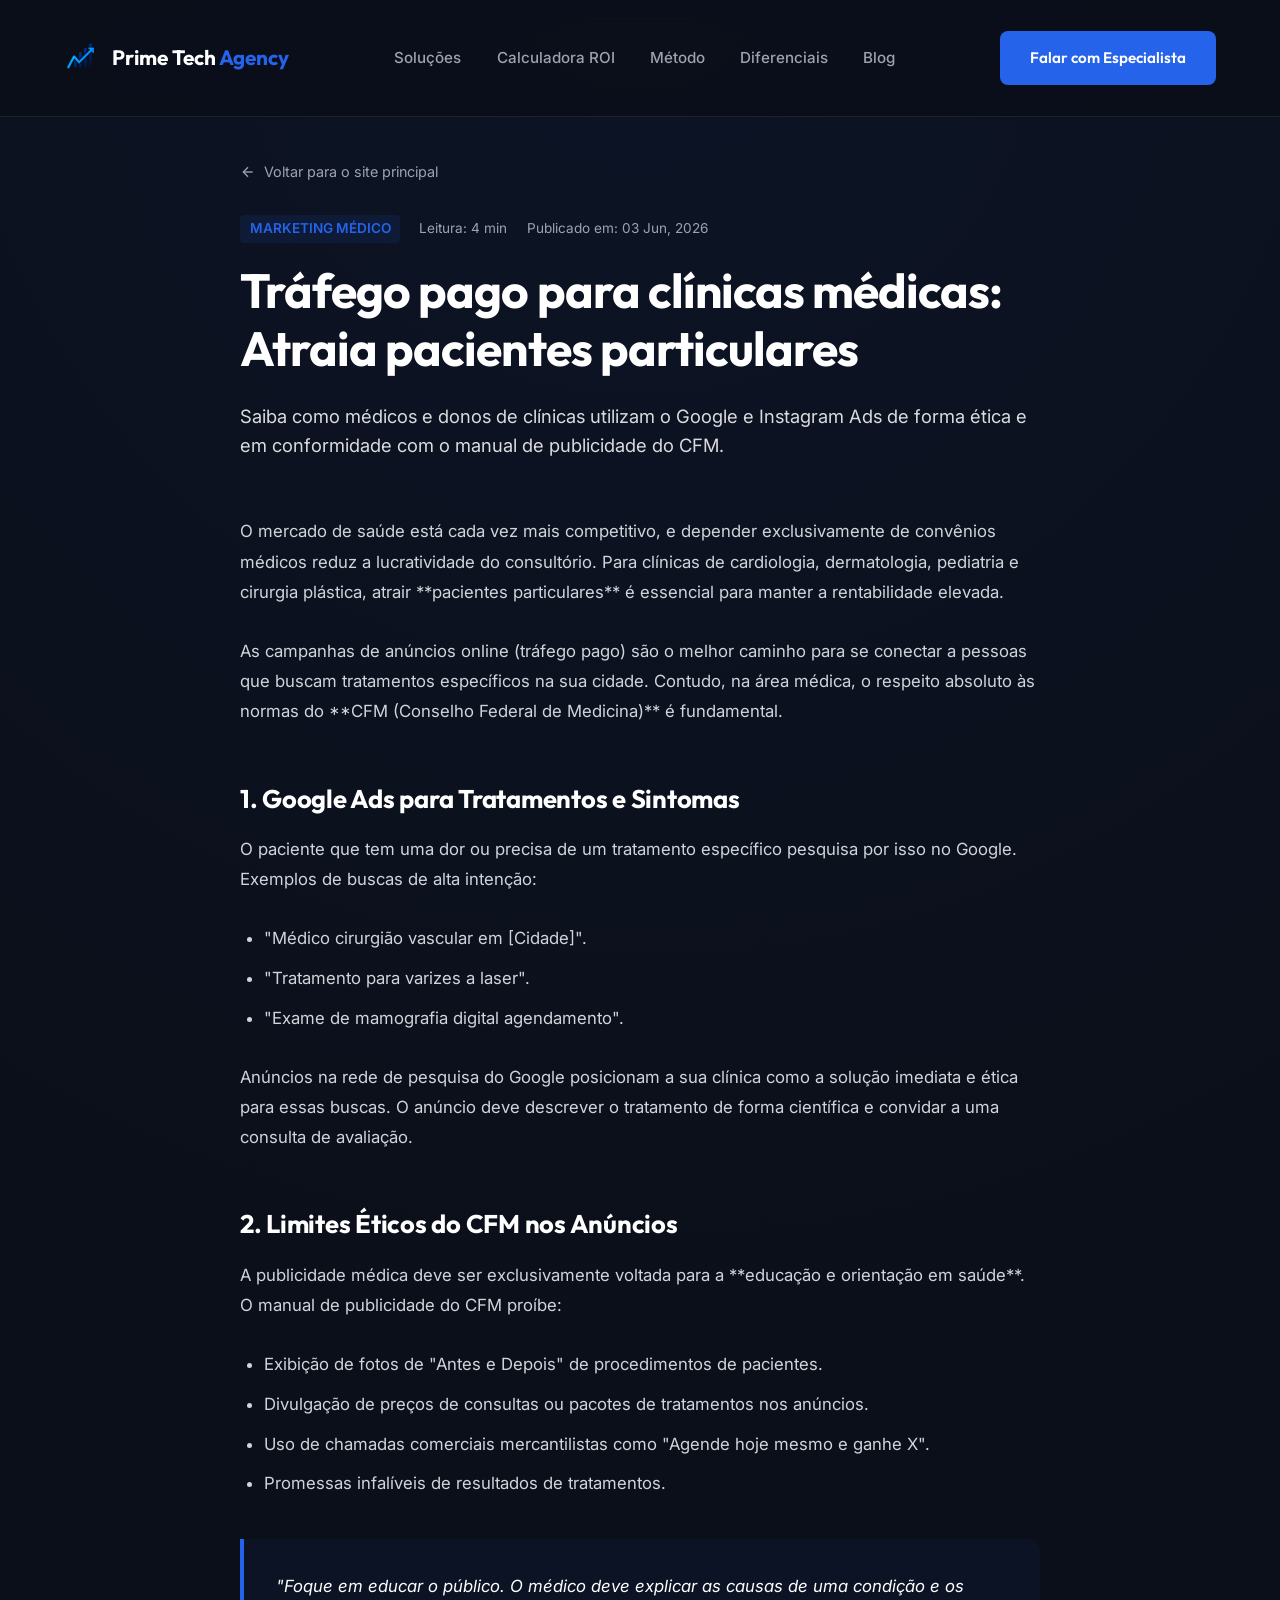
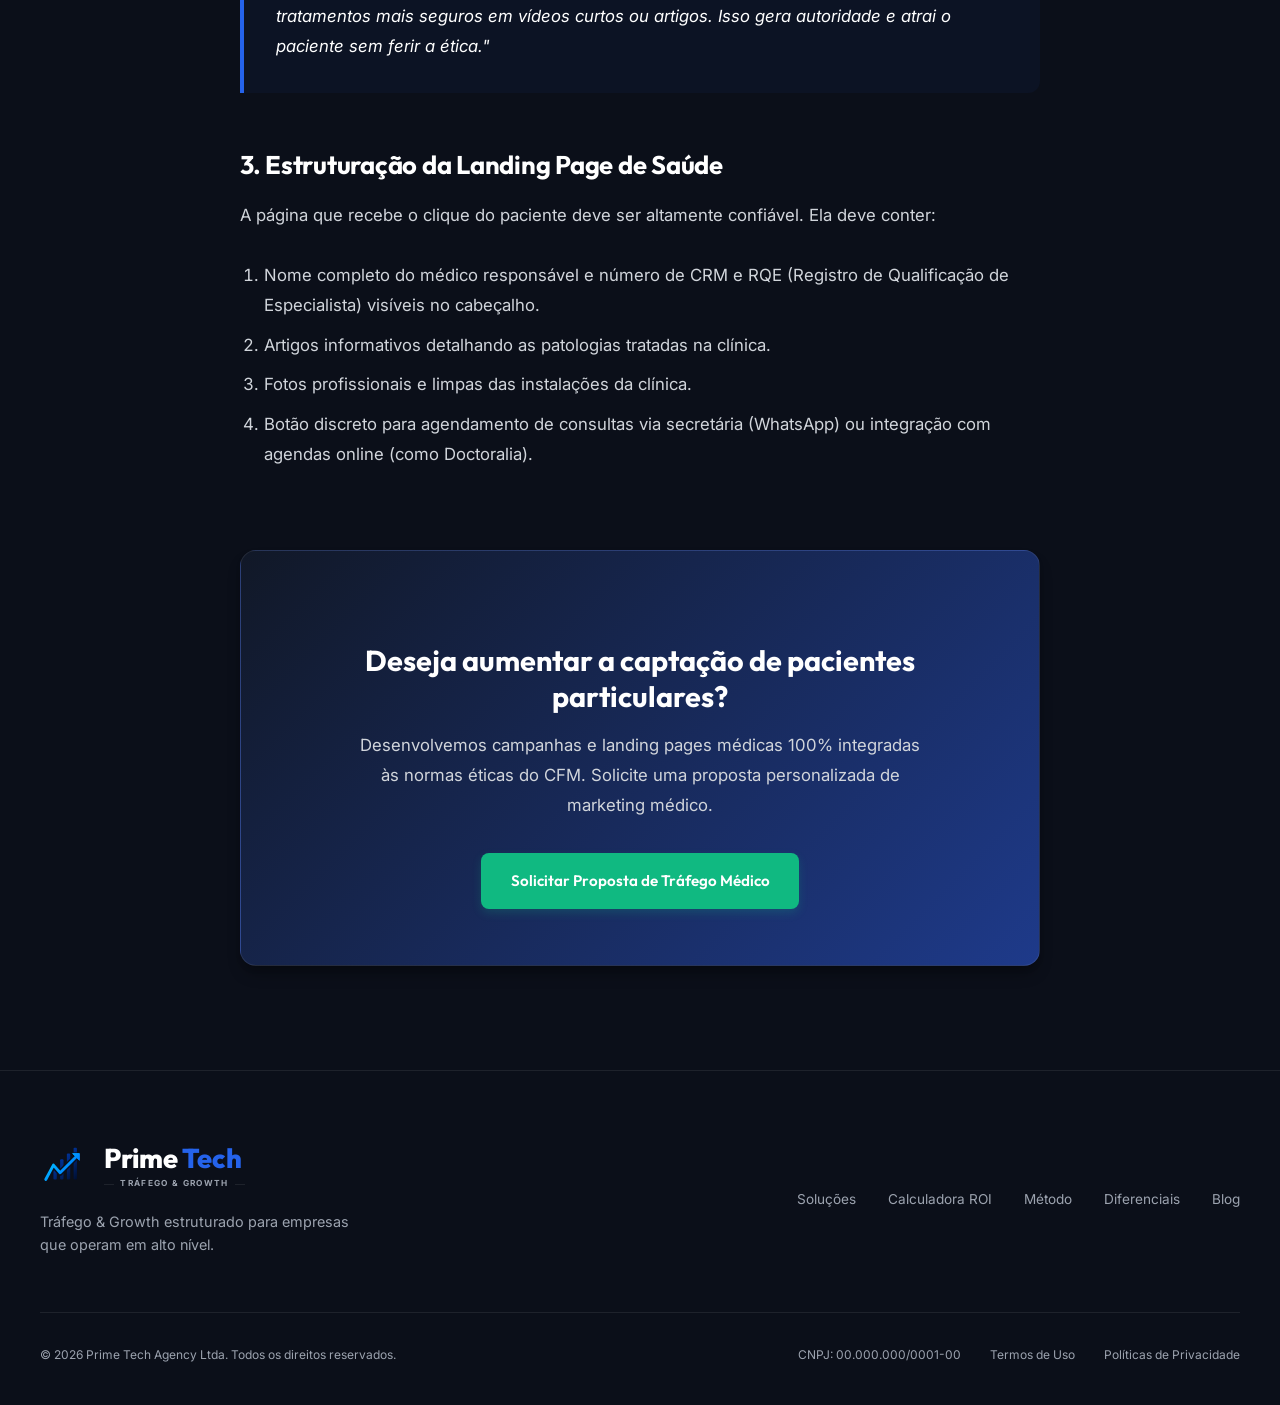
<file: blog/trafego-pago-para-clinicas.html>
﻿<!DOCTYPE html>
<html lang="pt-BR">
<head>
    <!-- Google Tag Manager -->
    <script>(function(w,d,s,l,i){w[l]=w[l]||[];w[l].push({'gtm.start':
    new Date().getTime(),event:'gtm.js'});var f=d.getElementsByTagName(s)[0],
    j=d.createElement(s),dl=l!='dataLayer'?'&l='+l:'';j.async=true;j.src=
    'https://www.googletagmanager.com/gtm.js?id='+i+dl;f.parentNode.insertBefore(j,f);
    })(window,document,'script','dataLayer','GTM-NPH5JZMZ');</script>
    <!-- End Google Tag Manager -->
    <!-- Google tag (gtag.js) - Google Ads -->
    <script async src="https://www.googletagmanager.com/gtag/js?id=AW-18360451726"></script>
    <script>
      window.dataLayer = window.dataLayer || [];
      function gtag(){dataLayer.push(arguments);}
      gtag('js', new Date());
      gtag('config', 'AW-18360451726');
    </script>
    <!-- End Google tag -->
    <!-- Meta Pixel (utmify) -->
    <script>
      window.pixelId = "6a32a3fba366bef6dda83471";
      var a = document.createElement("script");
      a.setAttribute("async", "");
      a.setAttribute("defer", "");
      a.setAttribute("src", "https://cdn.utmify.com.br/scripts/pixel/pixel.js");
      document.head.appendChild(a);
    </script>
    <!-- Google tag (gtag.js) -->
    <script async src="https://www.googletagmanager.com/gtag/js?id=G-JE36SQ3GB4"></script>
    <script>
      window.dataLayer = window.dataLayer || [];
      function gtag(){dataLayer.push(arguments);}
      gtag('js', new Date());

      gtag('config', 'G-JE36SQ3GB4');
    </script>
    <meta charset="UTF-8">
    <meta name="viewport" content="width=device-width, initial-scale=1.0">
    <meta name="description" content="Tráfego pago para clínicas, consultórios e médicos. Atraia mais pacientes particulares de forma ética e em conformidade com as regras do CFM.">
    <meta name="robots" content="index, follow" />
    <link rel="canonical" href="https://agencia.primetechonline.shop/blog/trafego-pago-para-clinicas.html" />
    <title>Tráfego Pago para Clínicas e Consultórios Médicos | Prime Tech Agency</title>
    
    <!-- Google Fonts -->
    <link rel="preconnect" href="https://fonts.googleapis.com">
    <link rel="preconnect" href="https://fonts.gstatic.com" crossorigin>
    <link href="https://fonts.googleapis.com/css2?family=Inter:wght@300;400;500;600;700&family=Outfit:wght@400;500;600;700;800&display=swap" rel="stylesheet">
    
    <!-- Local Stylesheet & Favicon -->
    <link rel="stylesheet" href="../style.css">
    <link rel="icon" type="image/svg+xml" href="../assets/favicon.svg" />
    
    <!-- JSON-LD Structured Data -->
    <script type="application/ld+json">
    {
      "@context": "https://schema.org",
      "@type": "BlogPosting",
      "headline": "Tráfego pago para clínicas, consultórios e profissionais da saúde: Atraia pacientes particulares com autoridade e conformidade",
      "image": "https://agencia.primetechonline.shop/assets/dashboard_mockup.png",
      "genre": "Marketing Médico",
      "publisher": {
        "@type": "Organization",
        "name": "Prime Tech Agency",
        "logo": {
          "@type": "ImageObject",
          "url": "https://agencia.primetechonline.shop/assets/favicon.svg"
        }
      },
      "url": "https://agencia.primetechonline.shop/blog/trafego-pago-para-clinicas.html",
      "datePublished": "2026-06-03",
      "author": {
        "@type": "Organization",
        "name": "Prime Tech Agency"
      },
      "description": "Guia de anúncios online no Google e Instagram para consultórios e clínicas de saúde, atraindo pacientes particulares com ética médica."
    }
    </script>
</head>
<body>
    <!-- Google Tag Manager (noscript) -->
    <noscript><iframe src="https://www.googletagmanager.com/ns.html?id=GTM-NPH5JZMZ"
    height="0" width="0" style="display:none;visibility:hidden"></iframe></noscript>
    <!-- End Google Tag Manager (noscript) -->

    <!-- NAVBAR -->
    <header class="navbar scrolled" id="navbar">
        <div class="nav-container">
            <a href="../index.html" class="logo">
                <svg width="36" height="36" viewBox="0 0 100 100" fill="none" xmlns="http://www.w3.org/2000/svg">
                    <defs>
                        <linearGradient id="logo-blue-grad" x1="20" y1="20" x2="80" y2="80" gradientUnits="userSpaceOnUse">
                            <stop offset="0%" stop-color="#00d2ff"/>
                            <stop offset="100%" stop-color="#0055ff"/>
                        </linearGradient>
                        <linearGradient id="logo-navy-grad" x1="20" y1="20" x2="80" y2="80" gradientUnits="userSpaceOnUse">
                            <stop offset="0%" stop-color="#0044cc"/>
                            <stop offset="100%" stop-color="#000b26"/>
                        </linearGradient>
                        <mask id="logo-arrow-mask">
                            <rect x="0" y="0" width="100" height="100" fill="white"/>
                            <path d="M 12 76 L 28 46 L 42 62 L 76 28" stroke="black" stroke-width="12" stroke-linecap="round" stroke-linejoin="round" fill="none"/>
                            <polygon points="82,22 68,22 82,36" fill="black" stroke="black" stroke-width="4" stroke-linejoin="round"/>
                        </mask>
                    </defs>
                    <g mask="url(#logo-arrow-mask)">
                        <rect x="28" y="46" width="7" height="30" rx="2" fill="url(#logo-navy-grad)" />
                        <rect x="42" y="34" width="7" height="42" rx="2" fill="url(#logo-navy-grad)" />
                        <rect x="56" y="22" width="7" height="54" rx="2" fill="url(#logo-navy-grad)" />
                        <rect x="70" y="10" width="7" height="66" rx="2" fill="url(#logo-navy-grad)" />
                    </g>
                    <path d="M 12 76 L 28 46 L 42 62 L 76 28" stroke="url(#logo-blue-grad)" stroke-width="6" stroke-linecap="round" stroke-linejoin="round" fill="none"/>
                    <polygon points="82,22 68,22 82,36" fill="url(#logo-blue-grad)" stroke="url(#logo-blue-grad)" stroke-width="2" stroke-linejoin="round"/>
                </svg>
                <span>Prime Tech <span class="accent-text">Agency</span></span>
            </a>
            
            <nav class="nav-links">
                <a href="../index.html#solucoes">Soluções</a>
                <a href="../index.html#calculadora">Calculadora ROI</a>
                <a href="../index.html#metodo">Método</a>
                <a href="../index.html#diferenciais">Diferenciais</a>
                <a href="../blog.html">Blog</a>
            </nav>
            
            <a href="../index.html#contato" class="btn btn-primary nav-cta">Falar com Especialista</a>
        </div>
    </header>

    <!-- ARTICLE READING CONTAINER -->
    <main class="blog-post-page">
        <article class="blog-post-container">
            <a href="../blog.html" class="post-back-link">
                <svg width="16" height="16" viewBox="0 0 24 24" fill="none" stroke="currentColor" stroke-width="2" style="vertical-align: middle;">
                    <line x1="19" y1="12" x2="5" y2="12"></line>
                    <polyline points="12 19 5 12 12 5"></polyline>
                </svg>
                Voltar para o site principal
            </a>
            
            <header class="post-header">
                <div class="post-meta-top">
                    <span class="blog-tag">Marketing Médico</span>
                    <span>Leitura: 4 min</span>
                    <span>Publicado em: 03 Jun, 2026</span>
                </div>
                <h1>Tráfego pago para clínicas médicas: Atraia pacientes particulares</h1>
                <p class="post-lead">
                    Saiba como médicos e donos de clínicas utilizam o Google e Instagram Ads de forma ética e em conformidade com o manual de publicidade do CFM.
                </p>
            </header>
            
            <section class="post-body">
                <p>O mercado de saúde está cada vez mais competitivo, e depender exclusivamente de convênios médicos reduz a lucratividade do consultório. Para clínicas de cardiologia, dermatologia, pediatria e cirurgia plástica, atrair **pacientes particulares** é essencial para manter a rentabilidade elevada.</p>
                
                <p>As campanhas de anúncios online (tráfego pago) são o melhor caminho para se conectar a pessoas que buscam tratamentos específicos na sua cidade. Contudo, na área médica, o respeito absoluto às normas do **CFM (Conselho Federal de Medicina)** é fundamental.</p>
                
                <h2>1. Google Ads para Tratamentos e Sintomas</h2>
                <p>O paciente que tem uma dor ou precisa de um tratamento específico pesquisa por isso no Google. Exemplos de buscas de alta intenção:</p>
                <ul>
                    <li>"Médico cirurgião vascular em [Cidade]".</li>
                    <li>"Tratamento para varizes a laser".</li>
                    <li>"Exame de mamografia digital agendamento".</li>
                </ul>
                <p>Anúncios na rede de pesquisa do Google posicionam a sua clínica como a solução imediata e ética para essas buscas. O anúncio deve descrever o tratamento de forma científica e convidar a uma consulta de avaliação.</p>
                
                <h2>2. Limites Éticos do CFM nos Anúncios</h2>
                <p>A publicidade médica deve ser exclusivamente voltada para a **educação e orientação em saúde**. O manual de publicidade do CFM proíbe:</p>
                <ul>
                    <li>Exibição de fotos de "Antes e Depois" de procedimentos de pacientes.</li>
                    <li>Divulgação de preços de consultas ou pacotes de tratamentos nos anúncios.</li>
                    <li>Uso de chamadas comerciais mercantilistas como "Agende hoje mesmo e ganhe X".</li>
                    <li>Promessas infalíveis de resultados de tratamentos.</li>
                </ul>
                
                <div class="post-callout">
                    <p>"Foque em educar o público. O médico deve explicar as causas de uma condição e os tratamentos mais seguros em vídeos curtos ou artigos. Isso gera autoridade e atrai o paciente sem ferir a ética."</p>
                </div>
                
                <h2>3. Estruturação da Landing Page de Saúde</h2>
                <p>A página que recebe o clique do paciente deve ser altamente confiável. Ela deve conter:</p>
                <ol>
                    <li>Nome completo do médico responsável e número de CRM e RQE (Registro de Qualificação de Especialista) visíveis no cabeçalho.</li>
                    <li>Artigos informativos detalhando as patologias tratadas na clínica.</li>
                    <li>Fotos profissionais e limpas das instalações da clínica.</li>
                    <li>Botão discreto para agendamento de consultas via secretária (WhatsApp) ou integração com agendas online (como Doctoralia).</li>
                </ol>
                
                <!-- CTA Box -->
                <div class="post-cta-box">
                    <h3>Deseja aumentar a captação de pacientes particulares?</h3>
                    <p>Desenvolvemos campanhas e landing pages médicas 100% integradas às normas éticas do CFM. Solicite uma proposta personalizada de marketing médico.</p>
                    <a href="../index.html#contato" class="btn btn-cta">Solicitar Proposta de Tráfego Médico</a>
                </div>
            </section>
        </article>
    </main>

    <!-- FOOTER -->
    <footer class="footer">
        <div class="footer-container">
            <div class="footer-top">
                <div class="footer-brand">
                    <div class="brand-logo-full">
                        <svg width="48" height="48" viewBox="0 0 100 100" fill="none" xmlns="http://www.w3.org/2000/svg" class="footer-logo-svg">
                            <defs>
                                <linearGradient id="logo-blue-grad-footer" x1="20" y1="20" x2="80" y2="80" gradientUnits="userSpaceOnUse">
                                    <stop offset="0%" stop-color="#00d2ff"/>
                                    <stop offset="100%" stop-color="#0055ff"/>
                                </linearGradient>
                                <linearGradient id="logo-navy-grad-footer" x1="20" y1="20" x2="80" y2="80" gradientUnits="userSpaceOnUse">
                                    <stop offset="0%" stop-color="#0044cc"/>
                                    <stop offset="100%" stop-color="#000b26"/>
                                </linearGradient>
                                <mask id="logo-arrow-mask-footer">
                                    <rect x="0" y="0" width="100" height="100" fill="white"/>
                                    <path d="M 12 76 L 28 46 L 42 62 L 76 28" stroke="black" stroke-width="12" stroke-linecap="round" stroke-linejoin="round" fill="none"/>
                                    <polygon points="82,22 68,22 82,36" fill="black" stroke="black" stroke-width="4" stroke-linejoin="round"/>
                                </mask>
                            </defs>
                            <g mask="url(#logo-arrow-mask-footer)">
                                <rect x="28" y="46" width="7" height="30" rx="2" fill="url(#logo-navy-grad-footer)" />
                                <rect x="42" y="34" width="7" height="42" rx="2" fill="url(#logo-navy-grad-footer)" />
                                <rect x="56" y="22" width="7" height="54" rx="2" fill="url(#logo-navy-grad-footer)" />
                                <rect x="70" y="10" width="7" height="66" rx="2" fill="url(#logo-navy-grad-footer)" />
                            </g>
                            <path d="M 12 76 L 28 46 L 42 62 L 76 28" stroke="url(#logo-blue-grad-footer)" stroke-width="6" stroke-linecap="round" stroke-linejoin="round" fill="none"/>
                            <polygon points="82,22 68,22 82,36" fill="url(#logo-blue-grad-footer)" stroke="url(#logo-blue-grad-footer)" stroke-width="2" stroke-linejoin="round"/>
                        </svg>
                        <div class="brand-text-container">
                            <span class="brand-title">Prime <span class="brand-title-accent">Tech</span></span>
                            <div class="brand-subtitle">
                                <span class="subtitle-line"></span>
                                <span class="subtitle-txt">TRÁFEGO & GROWTH</span>
                                <span class="subtitle-line"></span>
                            </div>
                        </div>
                    </div>
                    <p class="footer-slogan" style="margin-top: 1.2rem;">Tráfego & Growth estruturado para empresas que operam em alto nível.</p>
                </div>
                
                <div class="footer-nav">
                    <a href="../index.html#solucoes">Soluções</a>
                    <a href="../index.html#calculadora">Calculadora ROI</a>
                    <a href="../index.html#metodo">Método</a>
                    <a href="../index.html#diferenciais">Diferenciais</a>
                    <a href="../blog.html">Blog</a>
                </div>
            </div>
            
            <hr class="footer-divider">
            
            <div class="footer-bottom">
                <p class="copyright">&copy; 2026 Prime Tech Agency Ltda. Todos os direitos reservados.</p>
                <div class="footer-legal">
                    <span>CNPJ: 00.000.000/0001-00</span>
                    <a href="#">Termos de Uso</a>
                    <a href="#">Políticas de Privacidade</a>
                </div>
            </div>
        </div>
    </footer>

</body>
</html>
</file>
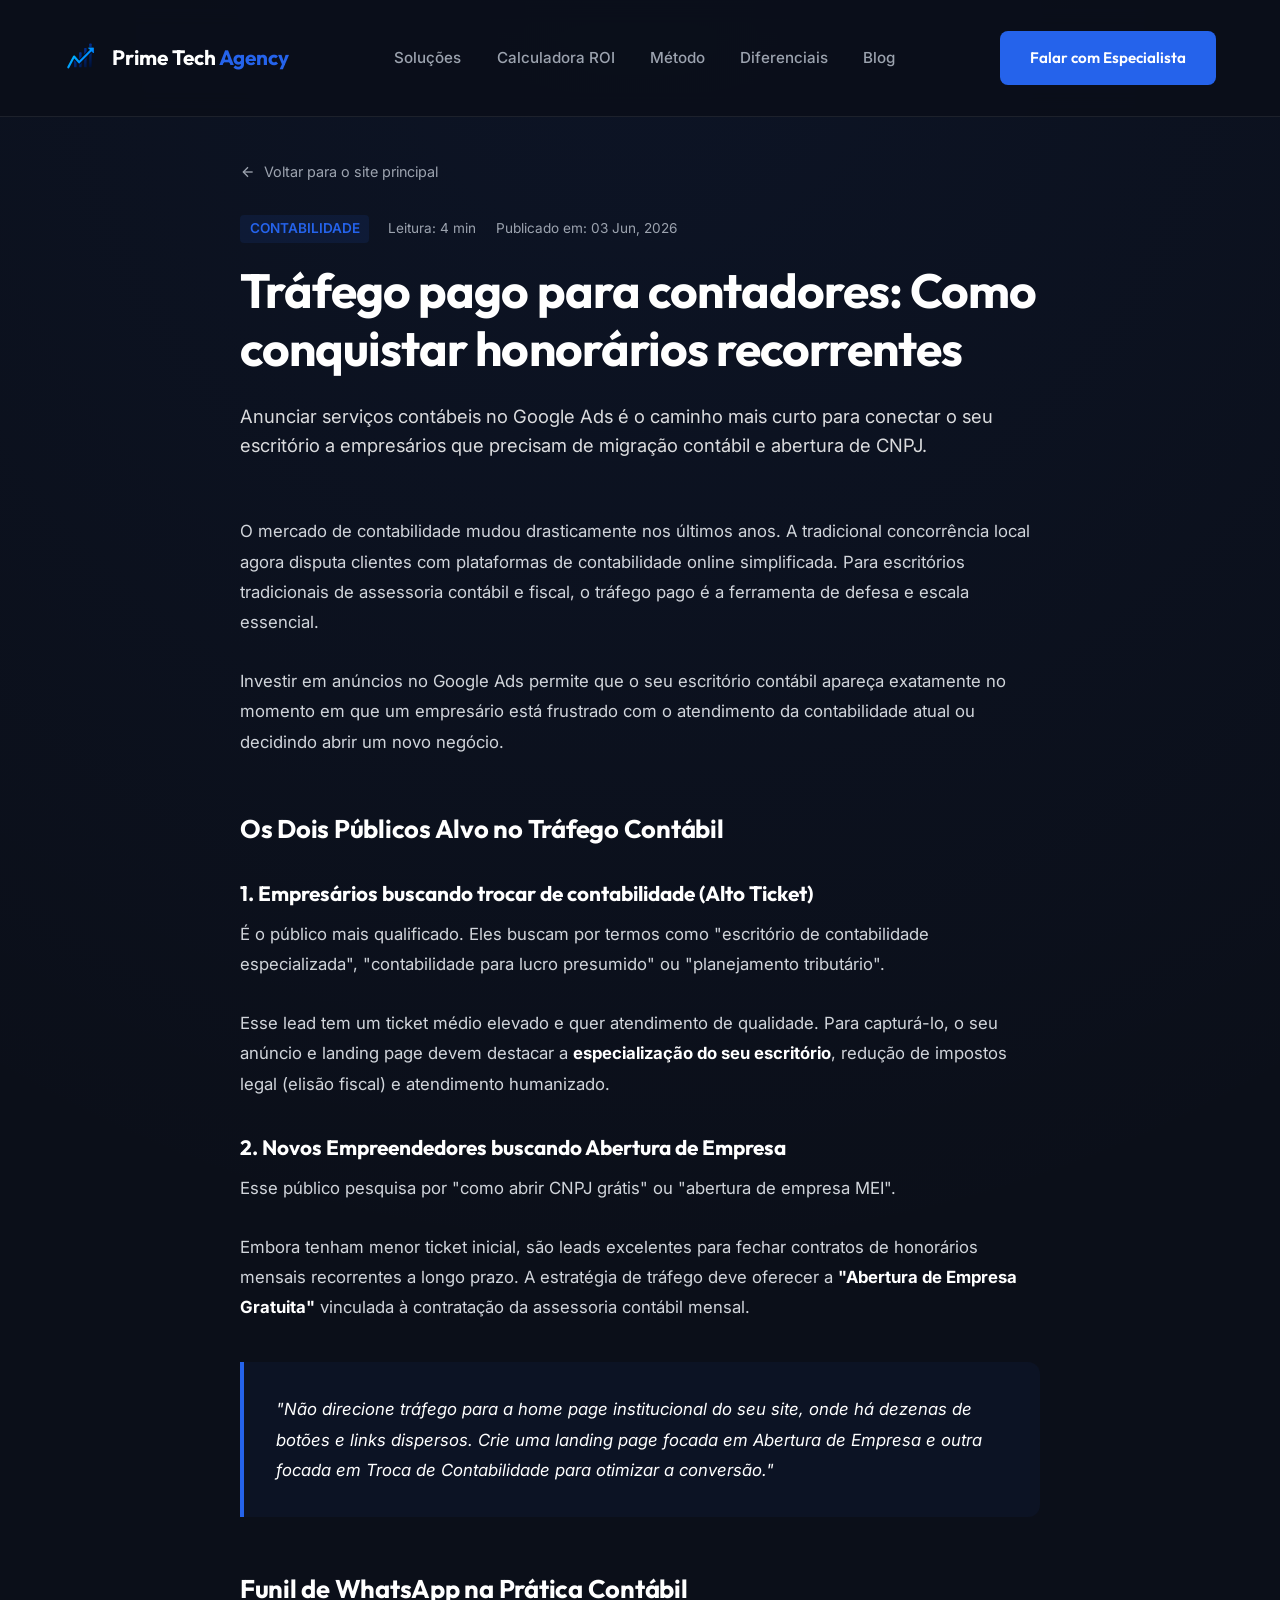
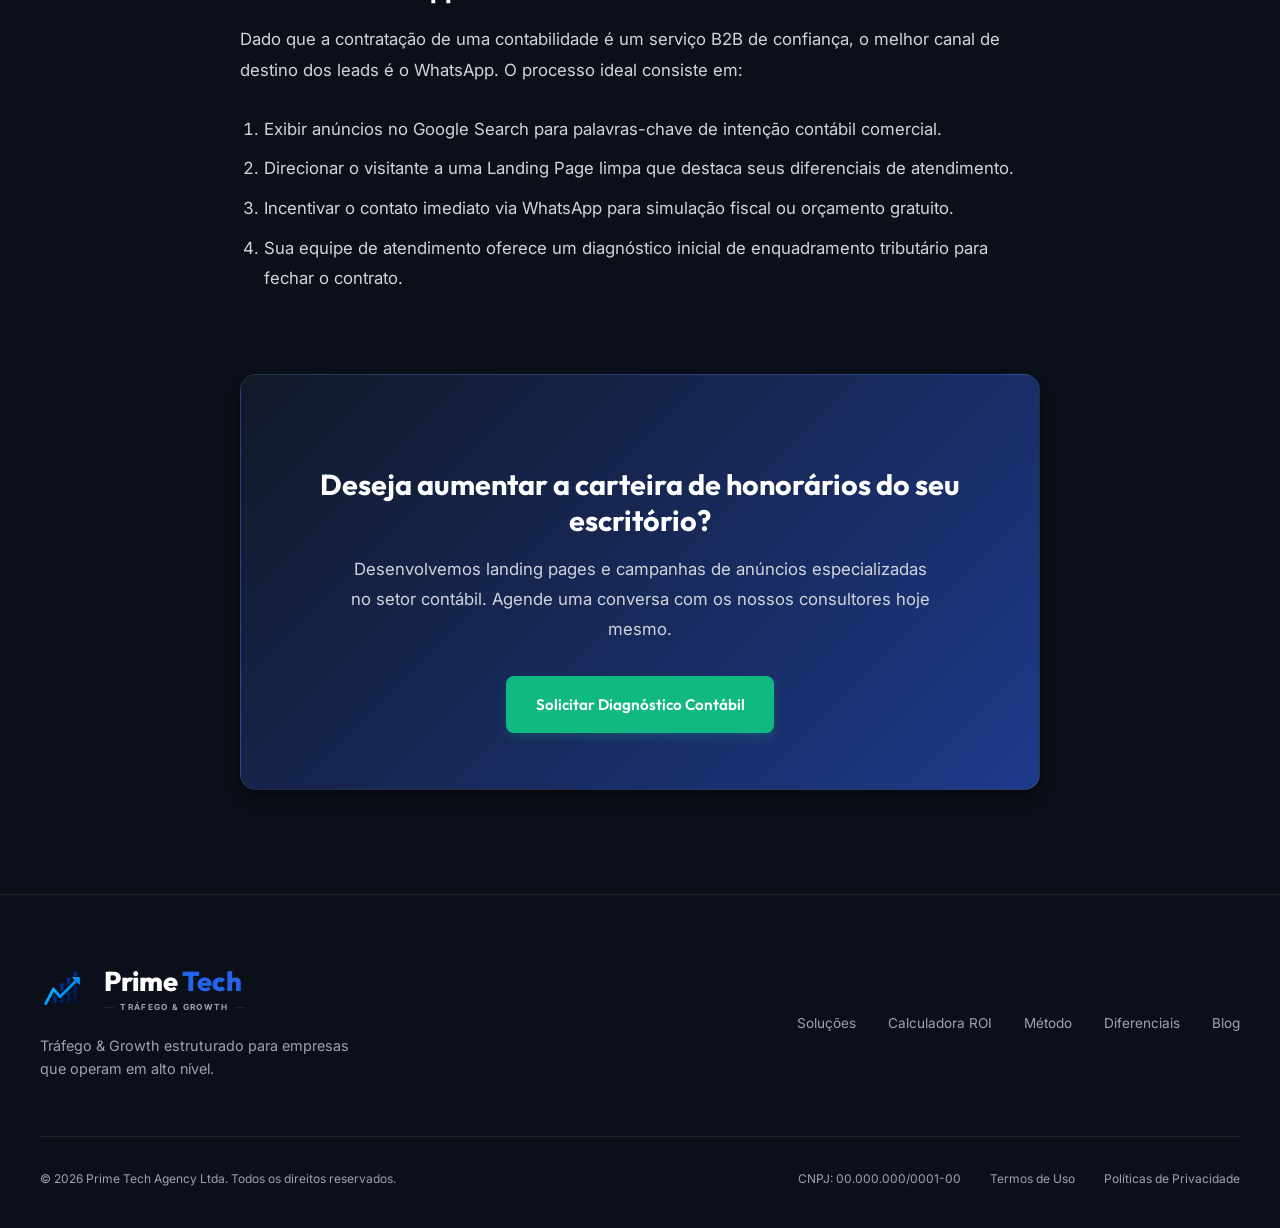
<file: blog/trafego-pago-para-contadores.html>
﻿<!DOCTYPE html>
<html lang="pt-BR">
<head>
    <!-- Google Tag Manager -->
    <script>(function(w,d,s,l,i){w[l]=w[l]||[];w[l].push({'gtm.start':
    new Date().getTime(),event:'gtm.js'});var f=d.getElementsByTagName(s)[0],
    j=d.createElement(s),dl=l!='dataLayer'?'&l='+l:'';j.async=true;j.src=
    'https://www.googletagmanager.com/gtm.js?id='+i+dl;f.parentNode.insertBefore(j,f);
    })(window,document,'script','dataLayer','GTM-NPH5JZMZ');</script>
    <!-- End Google Tag Manager -->
    <!-- Google tag (gtag.js) - Google Ads -->
    <script async src="https://www.googletagmanager.com/gtag/js?id=AW-18360451726"></script>
    <script>
      window.dataLayer = window.dataLayer || [];
      function gtag(){dataLayer.push(arguments);}
      gtag('js', new Date());
      gtag('config', 'AW-18360451726');
    </script>
    <!-- End Google tag -->
    <!-- Meta Pixel (utmify) -->
    <script>
      window.pixelId = "6a32a3fba366bef6dda83471";
      var a = document.createElement("script");
      a.setAttribute("async", "");
      a.setAttribute("defer", "");
      a.setAttribute("src", "https://cdn.utmify.com.br/scripts/pixel/pixel.js");
      document.head.appendChild(a);
    </script>
    <!-- Google tag (gtag.js) -->
    <script async src="https://www.googletagmanager.com/gtag/js?id=G-JE36SQ3GB4"></script>
    <script>
      window.dataLayer = window.dataLayer || [];
      function gtag(){dataLayer.push(arguments);}
      gtag('js', new Date());

      gtag('config', 'G-JE36SQ3GB4');
    </script>
    <meta charset="UTF-8">
    <meta name="viewport" content="width=device-width, initial-scale=1.0">
    <meta name="description" content="Tráfego pago para contadores e escritórios de contabilidade. Atraia contratos recorrentes de honorários e captação de clientes B2B.">
    <meta name="robots" content="index, follow" />
    <link class="canonical" href="https://agencia.primetechonline.shop/blog/trafego-pago-para-contadores.html" />
    <title>Tráfego Pago para Contabilidade e Honorários | Prime Tech Agency</title>
    
    <!-- Google Fonts -->
    <link rel="preconnect" href="https://fonts.googleapis.com">
    <link rel="preconnect" href="https://fonts.gstatic.com" crossorigin>
    <link href="https://fonts.googleapis.com/css2?family=Inter:wght@300;400;500;600;700&family=Outfit:wght@400;500;600;700;800&display=swap" rel="stylesheet">
    
    <!-- Local Stylesheet & Favicon -->
    <link rel="stylesheet" href="../style.css">
    <link rel="icon" type="image/svg+xml" href="../assets/favicon.svg" />
    
    <!-- JSON-LD Structured Data -->
    <script type="application/ld+json">
    {
      "@context": "https://schema.org",
      "@type": "BlogPosting",
      "headline": "Tráfego pago para contadores e escritórios de contabilidade: Atraia novos honorários e contratos recorrentes",
      "image": "https://agencia.primetechonline.shop/assets/dashboard_mockup.png",
      "genre": "Marketing Contábil",
      "publisher": {
        "@type": "Organization",
        "name": "Prime Tech Agency",
        "logo": {
          "@type": "ImageObject",
          "url": "https://agencia.primetechonline.shop/assets/favicon.svg"
        }
      },
      "url": "https://agencia.primetechonline.shop/blog/trafego-pago-para-contadores.html",
      "datePublished": "2026-06-03",
      "author": {
        "@type": "Organization",
        "name": "Prime Tech Agency"
      },
      "description": "Descubra como estruturar anúncios de tráfego pago no Google e Facebook para captar novas PMEs buscando trocar de contabilidade."
    }
    </script>
</head>
<body>
    <!-- Google Tag Manager (noscript) -->
    <noscript><iframe src="https://www.googletagmanager.com/ns.html?id=GTM-NPH5JZMZ"
    height="0" width="0" style="display:none;visibility:hidden"></iframe></noscript>
    <!-- End Google Tag Manager (noscript) -->

    <!-- NAVBAR -->
    <header class="navbar scrolled" id="navbar">
        <div class="nav-container">
            <a href="../index.html" class="logo">
                <svg width="36" height="36" viewBox="0 0 100 100" fill="none" xmlns="http://www.w3.org/2000/svg">
                    <defs>
                        <linearGradient id="logo-blue-grad" x1="20" y1="20" x2="80" y2="80" gradientUnits="userSpaceOnUse">
                            <stop offset="0%" stop-color="#00d2ff"/>
                            <stop offset="100%" stop-color="#0055ff"/>
                        </linearGradient>
                        <linearGradient id="logo-navy-grad" x1="20" y1="20" x2="80" y2="80" gradientUnits="userSpaceOnUse">
                            <stop offset="0%" stop-color="#0044cc"/>
                            <stop offset="100%" stop-color="#000b26"/>
                        </linearGradient>
                        <mask id="logo-arrow-mask">
                            <rect x="0" y="0" width="100" height="100" fill="white"/>
                            <path d="M 12 76 L 28 46 L 42 62 L 76 28" stroke="black" stroke-width="12" stroke-linecap="round" stroke-linejoin="round" fill="none"/>
                            <polygon points="82,22 68,22 82,36" fill="black" stroke="black" stroke-width="4" stroke-linejoin="round"/>
                        </mask>
                    </defs>
                    <g mask="url(#logo-arrow-mask)">
                        <rect x="28" y="46" width="7" height="30" rx="2" fill="url(#logo-navy-grad)" />
                        <rect x="42" y="34" width="7" height="42" rx="2" fill="url(#logo-navy-grad)" />
                        <rect x="56" y="22" width="7" height="54" rx="2" fill="url(#logo-navy-grad)" />
                        <rect x="70" y="10" width="7" height="66" rx="2" fill="url(#logo-navy-grad)" />
                    </g>
                    <path d="M 12 76 L 28 46 L 42 62 L 76 28" stroke="url(#logo-blue-grad)" stroke-width="6" stroke-linecap="round" stroke-linejoin="round" fill="none"/>
                    <polygon points="82,22 68,22 82,36" fill="url(#logo-blue-grad)" stroke="url(#logo-blue-grad)" stroke-width="2" stroke-linejoin="round"/>
                </svg>
                <span>Prime Tech <span class="accent-text">Agency</span></span>
            </a>
            
            <nav class="nav-links">
                <a href="../index.html#solucoes">Soluções</a>
                <a href="../index.html#calculadora">Calculadora ROI</a>
                <a href="../index.html#metodo">Método</a>
                <a href="../index.html#diferenciais">Diferenciais</a>
                <a href="../blog.html">Blog</a>
            </nav>
            
            <a href="../index.html#contato" class="btn btn-primary nav-cta">Falar com Especialista</a>
        </div>
    </header>

    <!-- ARTICLE READING CONTAINER -->
    <main class="blog-post-page">
        <article class="blog-post-container">
            <a href="../blog.html" class="post-back-link">
                <svg width="16" height="16" viewBox="0 0 24 24" fill="none" stroke="currentColor" stroke-width="2" style="vertical-align: middle;">
                    <line x1="19" y1="12" x2="5" y2="12"></line>
                    <polyline points="12 19 5 12 12 5"></polyline>
                </svg>
                Voltar para o site principal
            </a>
            
            <header class="post-header">
                <div class="post-meta-top">
                    <span class="blog-tag">Contabilidade</span>
                    <span>Leitura: 4 min</span>
                    <span>Publicado em: 03 Jun, 2026</span>
                </div>
                <h1>Tráfego pago para contadores: Como conquistar honorários recorrentes</h1>
                <p class="post-lead">
                    Anunciar serviços contábeis no Google Ads é o caminho mais curto para conectar o seu escritório a empresários que precisam de migração contábil e abertura de CNPJ.
                </p>
            </header>
            
            <section class="post-body">
                <p>O mercado de contabilidade mudou drasticamente nos últimos anos. A tradicional concorrência local agora disputa clientes com plataformas de contabilidade online simplificada. Para escritórios tradicionais de assessoria contábil e fiscal, o tráfego pago é a ferramenta de defesa e escala essencial.</p>
                
                <p>Investir em anúncios no Google Ads permite que o seu escritório contábil apareça exatamente no momento em que um empresário está frustrado com o atendimento da contabilidade atual ou decidindo abrir um novo negócio.</p>
                
                <h2>Os Dois Públicos Alvo no Tráfego Contábil</h2>
                
                <h3>1. Empresários buscando trocar de contabilidade (Alto Ticket)</h3>
                <p>É o público mais qualificado. Eles buscam por termos como "escritório de contabilidade especializada", "contabilidade para lucro presumido" ou "planejamento tributário".</p>
                <p>Esse lead tem um ticket médio elevado e quer atendimento de qualidade. Para capturá-lo, o seu anúncio e landing page devem destacar a <strong>especialização do seu escritório</strong>, redução de impostos legal (elisão fiscal) e atendimento humanizado.</p>
                
                <h3>2. Novos Empreendedores buscando Abertura de Empresa</h3>
                <p>Esse público pesquisa por "como abrir CNPJ grátis" ou "abertura de empresa MEI".</p>
                <p>Embora tenham menor ticket inicial, são leads excelentes para fechar contratos de honorários mensais recorrentes a longo prazo. A estratégia de tráfego deve oferecer a <strong>"Abertura de Empresa Gratuita"</strong> vinculada à contratação da assessoria contábil mensal.</p>
                
                <div class="post-callout">
                    <p>"Não direcione tráfego para a home page institucional do seu site, onde há dezenas de botões e links dispersos. Crie uma landing page focada em Abertura de Empresa e outra focada em Troca de Contabilidade para otimizar a conversão."</p>
                </div>
                
                <h2>Funil de WhatsApp na Prática Contábil</h2>
                <p>Dado que a contratação de uma contabilidade é um serviço B2B de confiança, o melhor canal de destino dos leads é o WhatsApp. O processo ideal consiste em:</p>
                <ol>
                    <li>Exibir anúncios no Google Search para palavras-chave de intenção contábil comercial.</li>
                    <li>Direcionar o visitante a uma Landing Page limpa que destaca seus diferenciais de atendimento.</li>
                    <li>Incentivar o contato imediato via WhatsApp para simulação fiscal ou orçamento gratuito.</li>
                    <li>Sua equipe de atendimento oferece um diagnóstico inicial de enquadramento tributário para fechar o contrato.</li>
                </ol>
                
                <!-- CTA Box -->
                <div class="post-cta-box">
                    <h3>Deseja aumentar a carteira de honorários do seu escritório?</h3>
                    <p>Desenvolvemos landing pages e campanhas de anúncios especializadas no setor contábil. Agende uma conversa com os nossos consultores hoje mesmo.</p>
                    <a href="../index.html#contato" class="btn btn-cta">Solicitar Diagnóstico Contábil</a>
                </div>
            </section>
        </article>
    </main>

    <!-- FOOTER -->
    <footer class="footer">
        <div class="footer-container">
            <div class="footer-top">
                <div class="footer-brand">
                    <div class="brand-logo-full">
                        <svg width="48" height="48" viewBox="0 0 100 100" fill="none" xmlns="http://www.w3.org/2000/svg" class="footer-logo-svg">
                            <defs>
                                <linearGradient id="logo-blue-grad-footer" x1="20" y1="20" x2="80" y2="80" gradientUnits="userSpaceOnUse">
                                    <stop offset="0%" stop-color="#00d2ff"/>
                                    <stop offset="100%" stop-color="#0055ff"/>
                                </linearGradient>
                                <linearGradient id="logo-navy-grad-footer" x1="20" y1="20" x2="80" y2="80" gradientUnits="userSpaceOnUse">
                                    <stop offset="0%" stop-color="#0044cc"/>
                                    <stop offset="100%" stop-color="#000b26"/>
                                </linearGradient>
                                <mask id="logo-arrow-mask-footer">
                                    <rect x="0" y="0" width="100" height="100" fill="white"/>
                                    <path d="M 12 76 L 28 46 L 42 62 L 76 28" stroke="black" stroke-width="12" stroke-linecap="round" stroke-linejoin="round" fill="none"/>
                                    <polygon points="82,22 68,22 82,36" fill="black" stroke="black" stroke-width="4" stroke-linejoin="round"/>
                                </mask>
                            </defs>
                            <g mask="url(#logo-arrow-mask-footer)">
                                <rect x="28" y="46" width="7" height="30" rx="2" fill="url(#logo-navy-grad-footer)" />
                                <rect x="42" y="34" width="7" height="42" rx="2" fill="url(#logo-navy-grad-footer)" />
                                <rect x="56" y="22" width="7" height="54" rx="2" fill="url(#logo-navy-grad-footer)" />
                                <rect x="70" y="10" width="7" height="66" rx="2" fill="url(#logo-navy-grad-footer)" />
                            </g>
                            <path d="M 12 76 L 28 46 L 42 62 L 76 28" stroke="url(#logo-blue-grad-footer)" stroke-width="6" stroke-linecap="round" stroke-linejoin="round" fill="none"/>
                            <polygon points="82,22 68,22 82,36" fill="url(#logo-blue-grad-footer)" stroke="url(#logo-blue-grad-footer)" stroke-width="2" stroke-linejoin="round"/>
                        </svg>
                        <div class="brand-text-container">
                            <span class="brand-title">Prime <span class="brand-title-accent">Tech</span></span>
                            <div class="brand-subtitle">
                                <span class="subtitle-line"></span>
                                <span class="subtitle-txt">TRÁFEGO & GROWTH</span>
                                <span class="subtitle-line"></span>
                            </div>
                        </div>
                    </div>
                    <p class="footer-slogan" style="margin-top: 1.2rem;">Tráfego & Growth estruturado para empresas que operam em alto nível.</p>
                </div>
                
                <div class="footer-nav">
                    <a href="../index.html#solucoes">Soluções</a>
                    <a href="../index.html#calculadora">Calculadora ROI</a>
                    <a href="../index.html#metodo">Método</a>
                    <a href="../index.html#diferenciais">Diferenciais</a>
                    <a href="../blog.html">Blog</a>
                </div>
            </div>
            
            <hr class="footer-divider">
            
            <div class="footer-bottom">
                <p class="copyright">&copy; 2026 Prime Tech Agency Ltda. Todos os direitos reservados.</p>
                <div class="footer-legal">
                    <span>CNPJ: 00.000.000/0001-00</span>
                    <a href="#">Termos de Uso</a>
                    <a href="#">Políticas de Privacidade</a>
                </div>
            </div>
        </div>
    </footer>

</body>
</html>
</file>
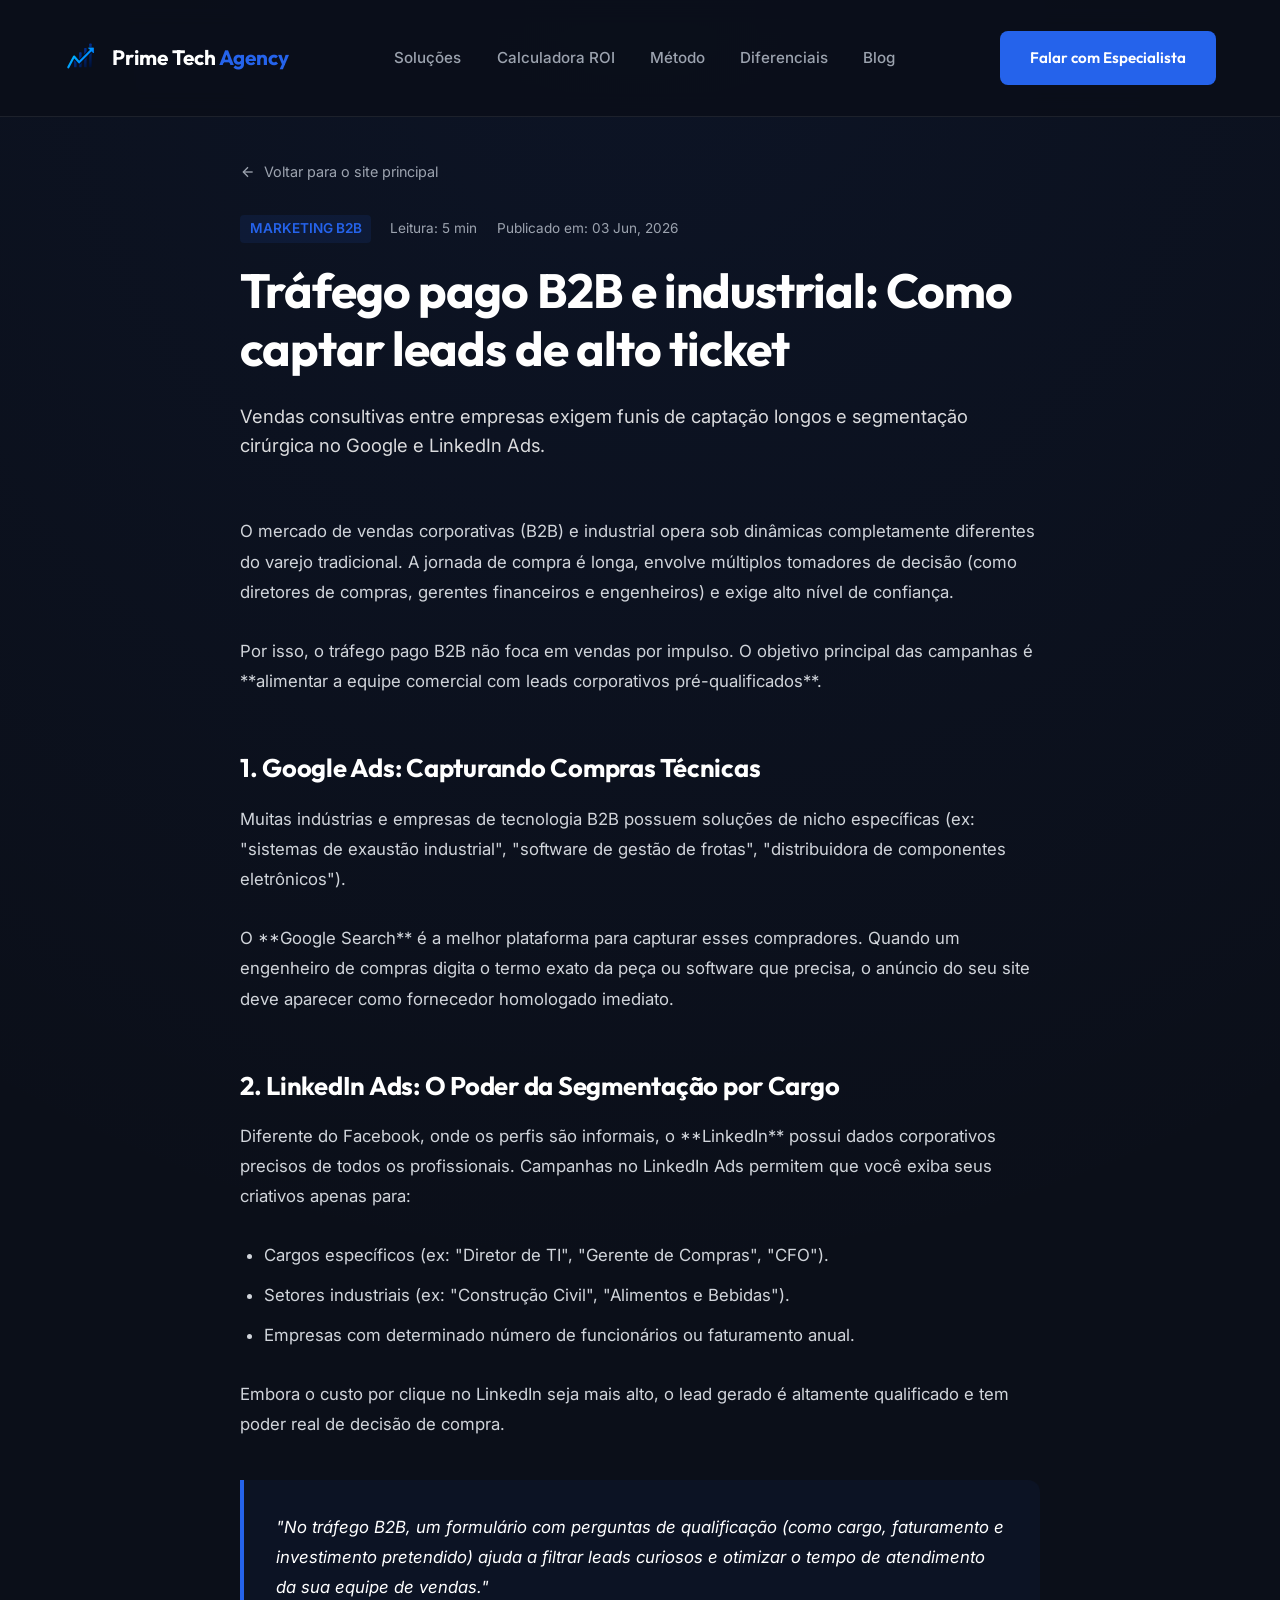
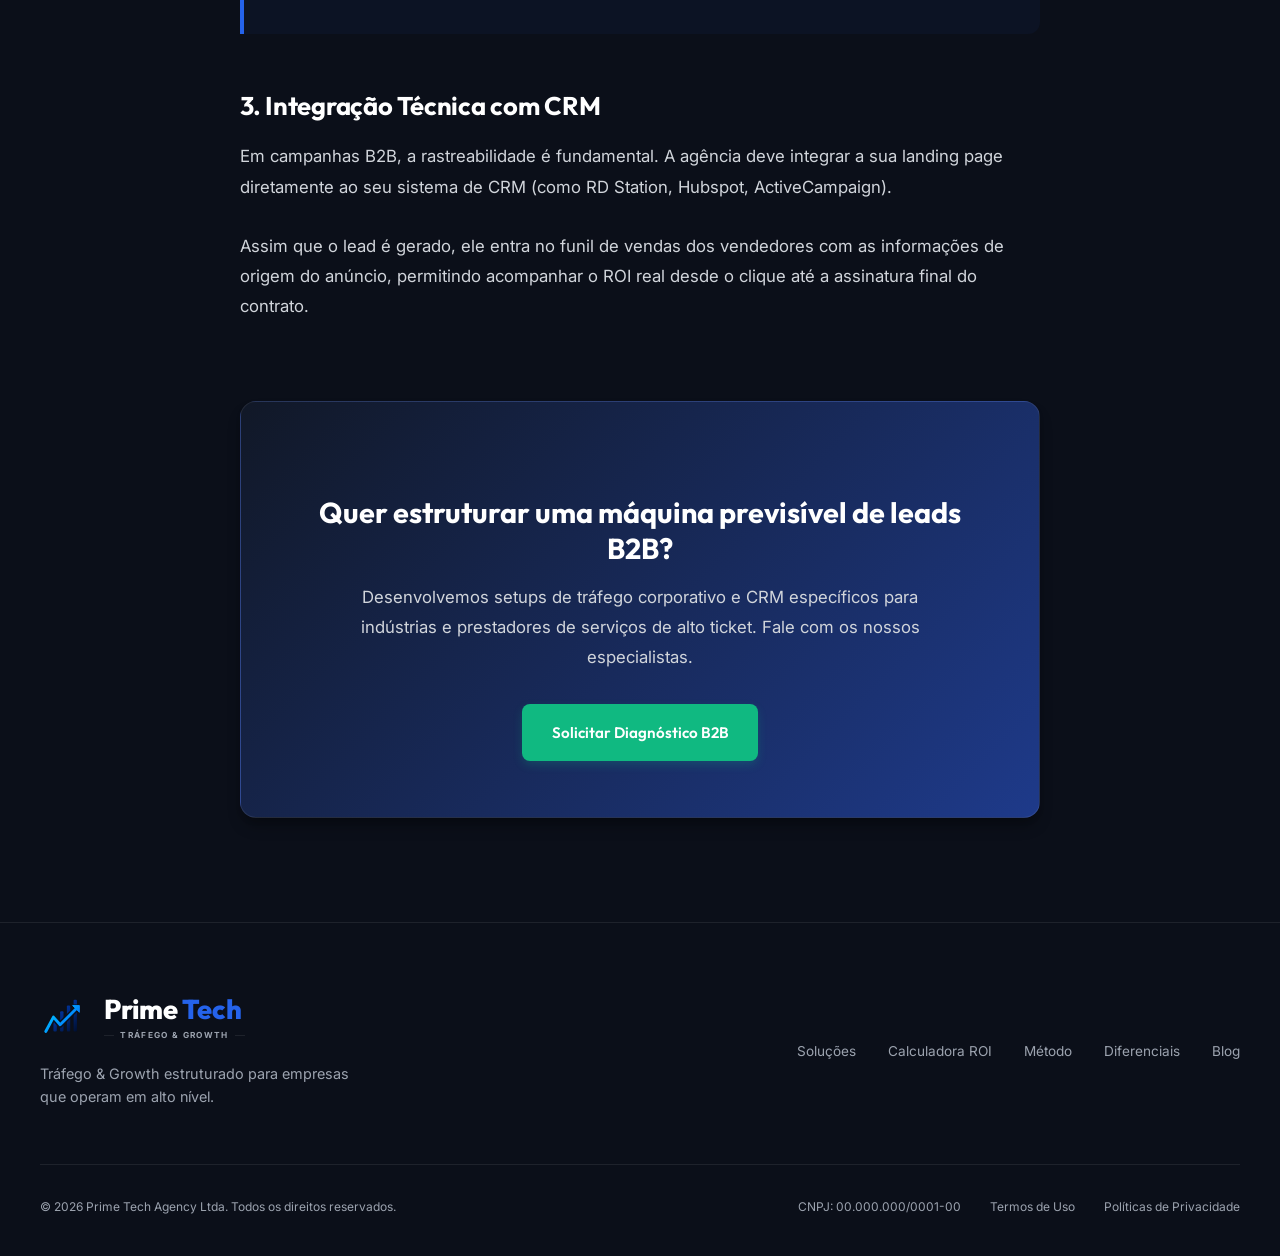
<file: blog/trafego-pago-para-empresas-b2b.html>
﻿<!DOCTYPE html>
<html lang="pt-BR">
<head>
    <!-- Google Tag Manager -->
    <script>(function(w,d,s,l,i){w[l]=w[l]||[];w[l].push({'gtm.start':
    new Date().getTime(),event:'gtm.js'});var f=d.getElementsByTagName(s)[0],
    j=d.createElement(s),dl=l!='dataLayer'?'&l='+l:'';j.async=true;j.src=
    'https://www.googletagmanager.com/gtm.js?id='+i+dl;f.parentNode.insertBefore(j,f);
    })(window,document,'script','dataLayer','GTM-NPH5JZMZ');</script>
    <!-- End Google Tag Manager -->
    <!-- Google tag (gtag.js) - Google Ads -->
    <script async src="https://www.googletagmanager.com/gtag/js?id=AW-18360451726"></script>
    <script>
      window.dataLayer = window.dataLayer || [];
      function gtag(){dataLayer.push(arguments);}
      gtag('js', new Date());
      gtag('config', 'AW-18360451726');
    </script>
    <!-- End Google tag -->
    <!-- Meta Pixel (utmify) -->
    <script>
      window.pixelId = "6a32a3fba366bef6dda83471";
      var a = document.createElement("script");
      a.setAttribute("async", "");
      a.setAttribute("defer", "");
      a.setAttribute("src", "https://cdn.utmify.com.br/scripts/pixel/pixel.js");
      document.head.appendChild(a);
    </script>
    <!-- Google tag (gtag.js) -->
    <script async src="https://www.googletagmanager.com/gtag/js?id=G-JE36SQ3GB4"></script>
    <script>
      window.dataLayer = window.dataLayer || [];
      function gtag(){dataLayer.push(arguments);}
      gtag('js', new Date());

      gtag('config', 'G-JE36SQ3GB4');
    </script>
    <meta charset="UTF-8">
    <meta name="viewport" content="width=device-width, initial-scale=1.0">
    <meta name="description" content="Tráfego pago para empresas B2B e indústrias. Como atrair leads qualificados de alto ticket usando Google Ads e LinkedIn Ads integrado ao seu CRM.">
    <meta name="robots" content="index, follow" />
    <link rel="canonical" href="https://agencia.primetechonline.shop/blog/trafego-pago-para-empresas-b2b.html" />
    <title>Tráfego Pago B2B e Industrial: Leads e Funis | Prime Tech Agency</title>
    
    <!-- Google Fonts -->
    <link rel="preconnect" href="https://fonts.googleapis.com">
    <link rel="preconnect" href="https://fonts.gstatic.com" crossorigin>
    <link href="https://fonts.googleapis.com/css2?family=Inter:wght@300;400;500;600;700&family=Outfit:wght@400;500;600;700;800&display=swap" rel="stylesheet">
    
    <!-- Local Stylesheet & Favicon -->
    <link rel="stylesheet" href="../style.css">
    <link rel="icon" type="image/svg+xml" href="../assets/favicon.svg" />
    
    <!-- JSON-LD Structured Data -->
    <script type="application/ld+json">
    {
      "@context": "https://schema.org",
      "@type": "BlogPosting",
      "headline": "Tráfego pago para empresas B2B e indústrias: Como estruturar funis de captação de leads corporativos de alto ticket",
      "image": "https://agencia.primetechonline.shop/assets/dashboard_mockup.png",
      "genre": "Marketing B2B",
      "publisher": {
        "@type": "Organization",
        "name": "Prime Tech Agency",
        "logo": {
          "@type": "ImageObject",
          "url": "https://agencia.primetechonline.shop/assets/favicon.svg"
        }
      },
      "url": "https://agencia.primetechonline.shop/blog/trafego-pago-para-empresas-b2b.html",
      "datePublished": "2026-06-03",
      "author": {
        "@type": "Organization",
        "name": "Prime Tech Agency"
      },
      "description": "Veja como indústrias e empresas B2B utilizam anúncios online corporativos para alimentar equipes comerciais com leads decisores qualificados."
    }
    </script>
</head>
<body>
    <!-- Google Tag Manager (noscript) -->
    <noscript><iframe src="https://www.googletagmanager.com/ns.html?id=GTM-NPH5JZMZ"
    height="0" width="0" style="display:none;visibility:hidden"></iframe></noscript>
    <!-- End Google Tag Manager (noscript) -->

    <!-- NAVBAR -->
    <header class="navbar scrolled" id="navbar">
        <div class="nav-container">
            <a href="../index.html" class="logo">
                <svg width="36" height="36" viewBox="0 0 100 100" fill="none" xmlns="http://www.w3.org/2000/svg">
                    <defs>
                        <linearGradient id="logo-blue-grad" x1="20" y1="20" x2="80" y2="80" gradientUnits="userSpaceOnUse">
                            <stop offset="0%" stop-color="#00d2ff"/>
                            <stop offset="100%" stop-color="#0055ff"/>
                        </linearGradient>
                        <linearGradient id="logo-navy-grad" x1="20" y1="20" x2="80" y2="80" gradientUnits="userSpaceOnUse">
                            <stop offset="0%" stop-color="#0044cc"/>
                            <stop offset="100%" stop-color="#000b26"/>
                        </linearGradient>
                        <mask id="logo-arrow-mask">
                            <rect x="0" y="0" width="100" height="100" fill="white"/>
                            <path d="M 12 76 L 28 46 L 42 62 L 76 28" stroke="black" stroke-width="12" stroke-linecap="round" stroke-linejoin="round" fill="none"/>
                            <polygon points="82,22 68,22 82,36" fill="black" stroke="black" stroke-width="4" stroke-linejoin="round"/>
                        </mask>
                    </defs>
                    <g mask="url(#logo-arrow-mask)">
                        <rect x="28" y="46" width="7" height="30" rx="2" fill="url(#logo-navy-grad)" />
                        <rect x="42" y="34" width="7" height="42" rx="2" fill="url(#logo-navy-grad)" />
                        <rect x="56" y="22" width="7" height="54" rx="2" fill="url(#logo-navy-grad)" />
                        <rect x="70" y="10" width="7" height="66" rx="2" fill="url(#logo-navy-grad)" />
                    </g>
                    <path d="M 12 76 L 28 46 L 42 62 L 76 28" stroke="url(#logo-blue-grad)" stroke-width="6" stroke-linecap="round" stroke-linejoin="round" fill="none"/>
                    <polygon points="82,22 68,22 82,36" fill="url(#logo-blue-grad)" stroke="url(#logo-blue-grad)" stroke-width="2" stroke-linejoin="round"/>
                </svg>
                <span>Prime Tech <span class="accent-text">Agency</span></span>
            </a>
            
            <nav class="nav-links">
                <a href="../index.html#solucoes">Soluções</a>
                <a href="../index.html#calculadora">Calculadora ROI</a>
                <a href="../index.html#metodo">Método</a>
                <a href="../index.html#diferenciais">Diferenciais</a>
                <a href="../blog.html">Blog</a>
            </nav>
            
            <a href="../index.html#contato" class="btn btn-primary nav-cta">Falar com Especialista</a>
        </div>
    </header>

    <!-- ARTICLE READING CONTAINER -->
    <main class="blog-post-page">
        <article class="blog-post-container">
            <a href="../blog.html" class="post-back-link">
                <svg width="16" height="16" viewBox="0 0 24 24" fill="none" stroke="currentColor" stroke-width="2" style="vertical-align: middle;">
                    <line x1="19" y1="12" x2="5" y2="12"></line>
                    <polyline points="12 19 5 12 12 5"></polyline>
                </svg>
                Voltar para o site principal
            </a>
            
            <header class="post-header">
                <div class="post-meta-top">
                    <span class="blog-tag">Marketing B2B</span>
                    <span>Leitura: 5 min</span>
                    <span>Publicado em: 03 Jun, 2026</span>
                </div>
                <h1>Tráfego pago B2B e industrial: Como captar leads de alto ticket</h1>
                <p class="post-lead">
                    Vendas consultivas entre empresas exigem funis de captação longos e segmentação cirúrgica no Google e LinkedIn Ads.
                </p>
            </header>
            
            <section class="post-body">
                <p>O mercado de vendas corporativas (B2B) e industrial opera sob dinâmicas completamente diferentes do varejo tradicional. A jornada de compra é longa, envolve múltiplos tomadores de decisão (como diretores de compras, gerentes financeiros e engenheiros) e exige alto nível de confiança.</p>
                
                <p>Por isso, o tráfego pago B2B não foca em vendas por impulso. O objetivo principal das campanhas é **alimentar a equipe comercial com leads corporativos pré-qualificados**.</p>
                
                <h2>1. Google Ads: Capturando Compras Técnicas</h2>
                <p>Muitas indústrias e empresas de tecnologia B2B possuem soluções de nicho específicas (ex: "sistemas de exaustão industrial", "software de gestão de frotas", "distribuidora de componentes eletrônicos").</p>
                <p>O **Google Search** é a melhor plataforma para capturar esses compradores. Quando um engenheiro de compras digita o termo exato da peça ou software que precisa, o anúncio do seu site deve aparecer como fornecedor homologado imediato.</p>
                
                <h2>2. LinkedIn Ads: O Poder da Segmentação por Cargo</h2>
                <p>Diferente do Facebook, onde os perfis são informais, o **LinkedIn** possui dados corporativos precisos de todos os profissionais. Campanhas no LinkedIn Ads permitem que você exiba seus criativos apenas para:</p>
                <ul>
                    <li>Cargos específicos (ex: "Diretor de TI", "Gerente de Compras", "CFO").</li>
                    <li>Setores industriais (ex: "Construção Civil", "Alimentos e Bebidas").</li>
                    <li>Empresas com determinado número de funcionários ou faturamento anual.</li>
                </ul>
                <p>Embora o custo por clique no LinkedIn seja mais alto, o lead gerado é altamente qualificado e tem poder real de decisão de compra.</p>
                
                <div class="post-callout">
                    <p>"No tráfego B2B, um formulário com perguntas de qualificação (como cargo, faturamento e investimento pretendido) ajuda a filtrar leads curiosos e otimizar o tempo de atendimento da sua equipe de vendas."</p>
                </div>
                
                <h2>3. Integração Técnica com CRM</h2>
                <p>Em campanhas B2B, a rastreabilidade é fundamental. A agência deve integrar a sua landing page diretamente ao seu sistema de CRM (como RD Station, Hubspot, ActiveCampaign).</p>
                <p>Assim que o lead é gerado, ele entra no funil de vendas dos vendedores com as informações de origem do anúncio, permitindo acompanhar o ROI real desde o clique até a assinatura final do contrato.</p>
                
                <!-- CTA Box -->
                <div class="post-cta-box">
                    <h3>Quer estruturar uma máquina previsível de leads B2B?</h3>
                    <p>Desenvolvemos setups de tráfego corporativo e CRM específicos para indústrias e prestadores de serviços de alto ticket. Fale com os nossos especialistas.</p>
                    <a href="../index.html#contato" class="btn btn-cta">Solicitar Diagnóstico B2B</a>
                </div>
            </section>
        </article>
    </main>

    <!-- FOOTER -->
    <footer class="footer">
        <div class="footer-container">
            <div class="footer-top">
                <div class="footer-brand">
                    <div class="brand-logo-full">
                        <svg width="48" height="48" viewBox="0 0 100 100" fill="none" xmlns="http://www.w3.org/2000/svg" class="footer-logo-svg">
                            <defs>
                                <linearGradient id="logo-blue-grad-footer" x1="20" y1="20" x2="80" y2="80" gradientUnits="userSpaceOnUse">
                                    <stop offset="0%" stop-color="#00d2ff"/>
                                    <stop offset="100%" stop-color="#0055ff"/>
                                </linearGradient>
                                <linearGradient id="logo-navy-grad-footer" x1="20" y1="20" x2="80" y2="80" gradientUnits="userSpaceOnUse">
                                    <stop offset="0%" stop-color="#0044cc"/>
                                    <stop offset="100%" stop-color="#000b26"/>
                                </linearGradient>
                                <mask id="logo-arrow-mask-footer">
                                    <rect x="0" y="0" width="100" height="100" fill="white"/>
                                    <path d="M 12 76 L 28 46 L 42 62 L 76 28" stroke="black" stroke-width="12" stroke-linecap="round" stroke-linejoin="round" fill="none"/>
                                    <polygon points="82,22 68,22 82,36" fill="black" stroke="black" stroke-width="4" stroke-linejoin="round"/>
                                </mask>
                            </defs>
                            <g mask="url(#logo-arrow-mask-footer)">
                                <rect x="28" y="46" width="7" height="30" rx="2" fill="url(#logo-navy-grad-footer)" />
                                <rect x="42" y="34" width="7" height="42" rx="2" fill="url(#logo-navy-grad-footer)" />
                                <rect x="56" y="22" width="7" height="54" rx="2" fill="url(#logo-navy-grad-footer)" />
                                <rect x="70" y="10" width="7" height="66" rx="2" fill="url(#logo-navy-grad-footer)" />
                            </g>
                            <path d="M 12 76 L 28 46 L 42 62 L 76 28" stroke="url(#logo-blue-grad-footer)" stroke-width="6" stroke-linecap="round" stroke-linejoin="round" fill="none"/>
                            <polygon points="82,22 68,22 82,36" fill="url(#logo-blue-grad-footer)" stroke="url(#logo-blue-grad-footer)" stroke-width="2" stroke-linejoin="round"/>
                        </svg>
                        <div class="brand-text-container">
                            <span class="brand-title">Prime <span class="brand-title-accent">Tech</span></span>
                            <div class="brand-subtitle">
                                <span class="subtitle-line"></span>
                                <span class="subtitle-txt">TRÁFEGO & GROWTH</span>
                                <span class="subtitle-line"></span>
                            </div>
                        </div>
                    </div>
                    <p class="footer-slogan" style="margin-top: 1.2rem;">Tráfego & Growth estruturado para empresas que operam em alto nível.</p>
                </div>
                
                <div class="footer-nav">
                    <a href="../index.html#solucoes">Soluções</a>
                    <a href="../index.html#calculadora">Calculadora ROI</a>
                    <a href="../index.html#metodo">Método</a>
                    <a href="../index.html#diferenciais">Diferenciais</a>
                    <a href="../blog.html">Blog</a>
                </div>
            </div>
            
            <hr class="footer-divider">
            
            <div class="footer-bottom">
                <p class="copyright">&copy; 2026 Prime Tech Agency Ltda. Todos os direitos reservados.</p>
                <div class="footer-legal">
                    <span>CNPJ: 00.000.000/0001-00</span>
                    <a href="#">Termos de Uso</a>
                    <a href="#">Políticas de Privacidade</a>
                </div>
            </div>
        </div>
    </footer>

</body>
</html>
</file>
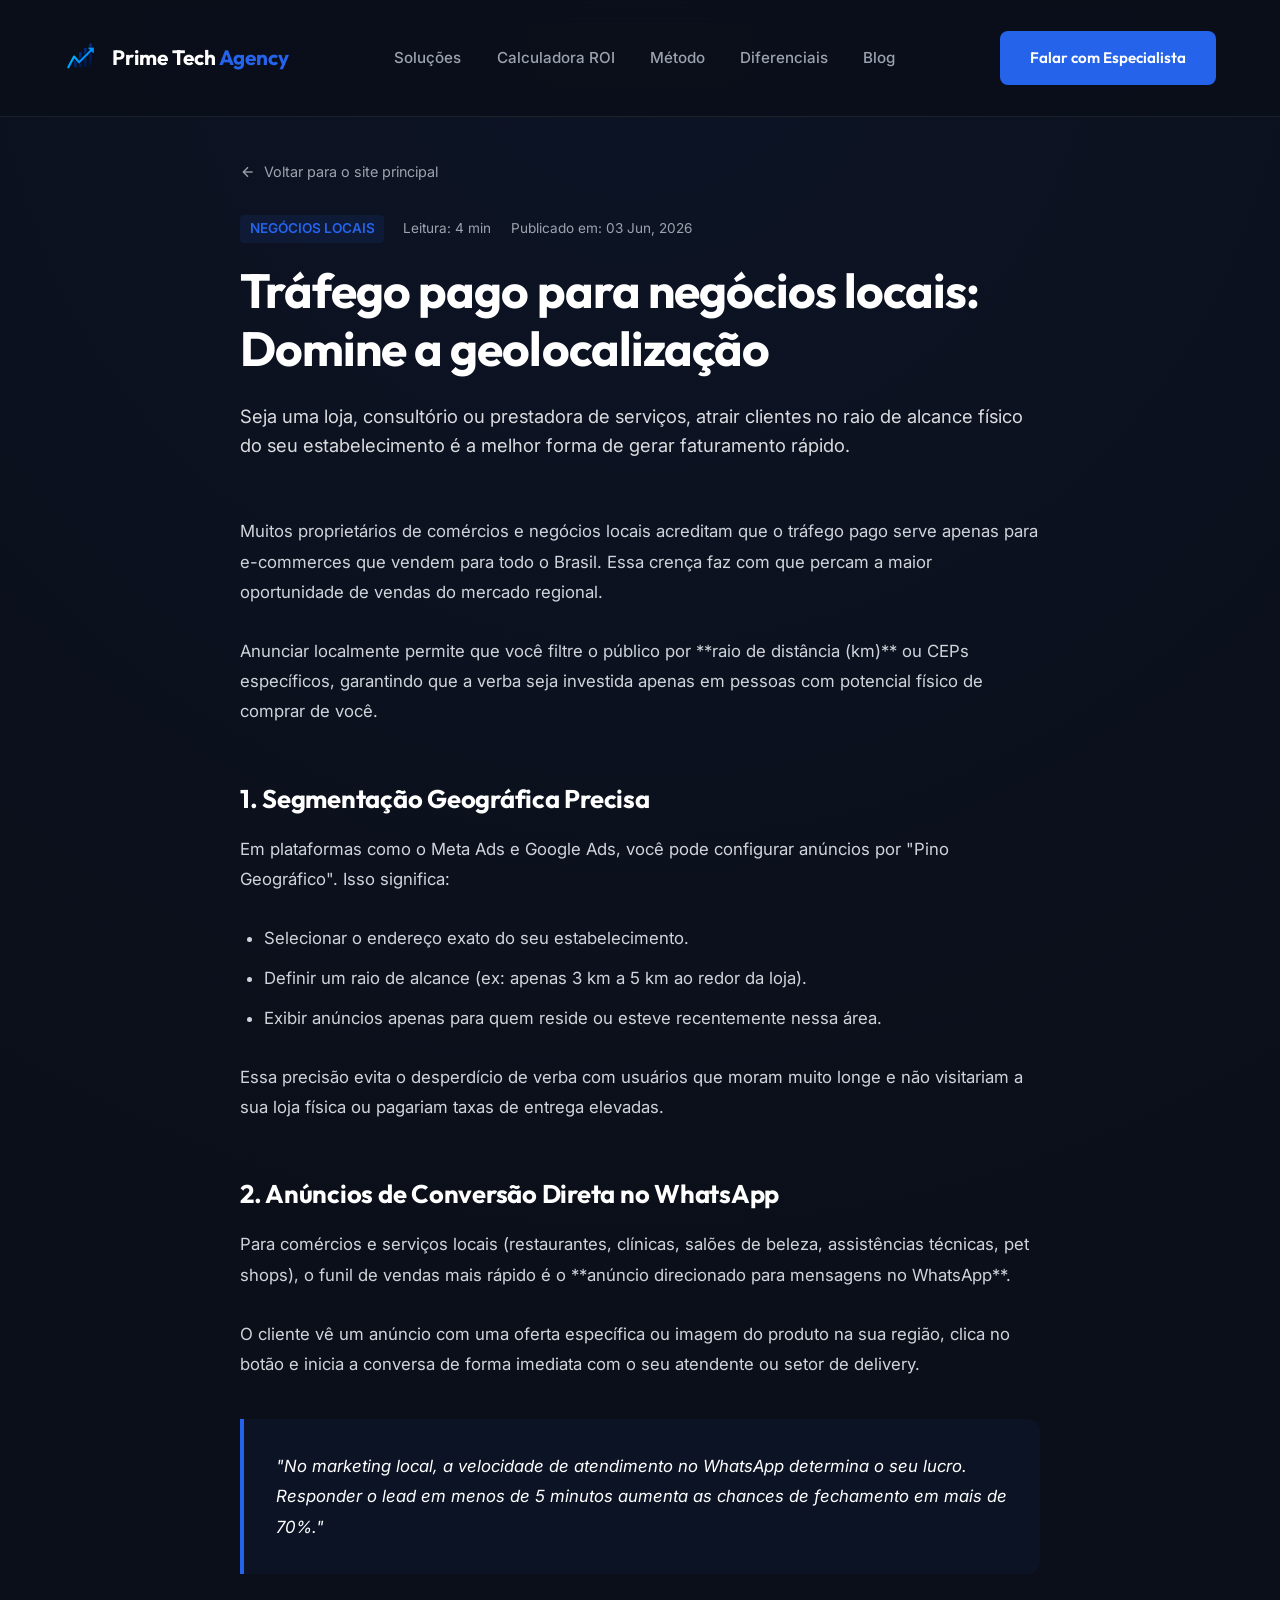
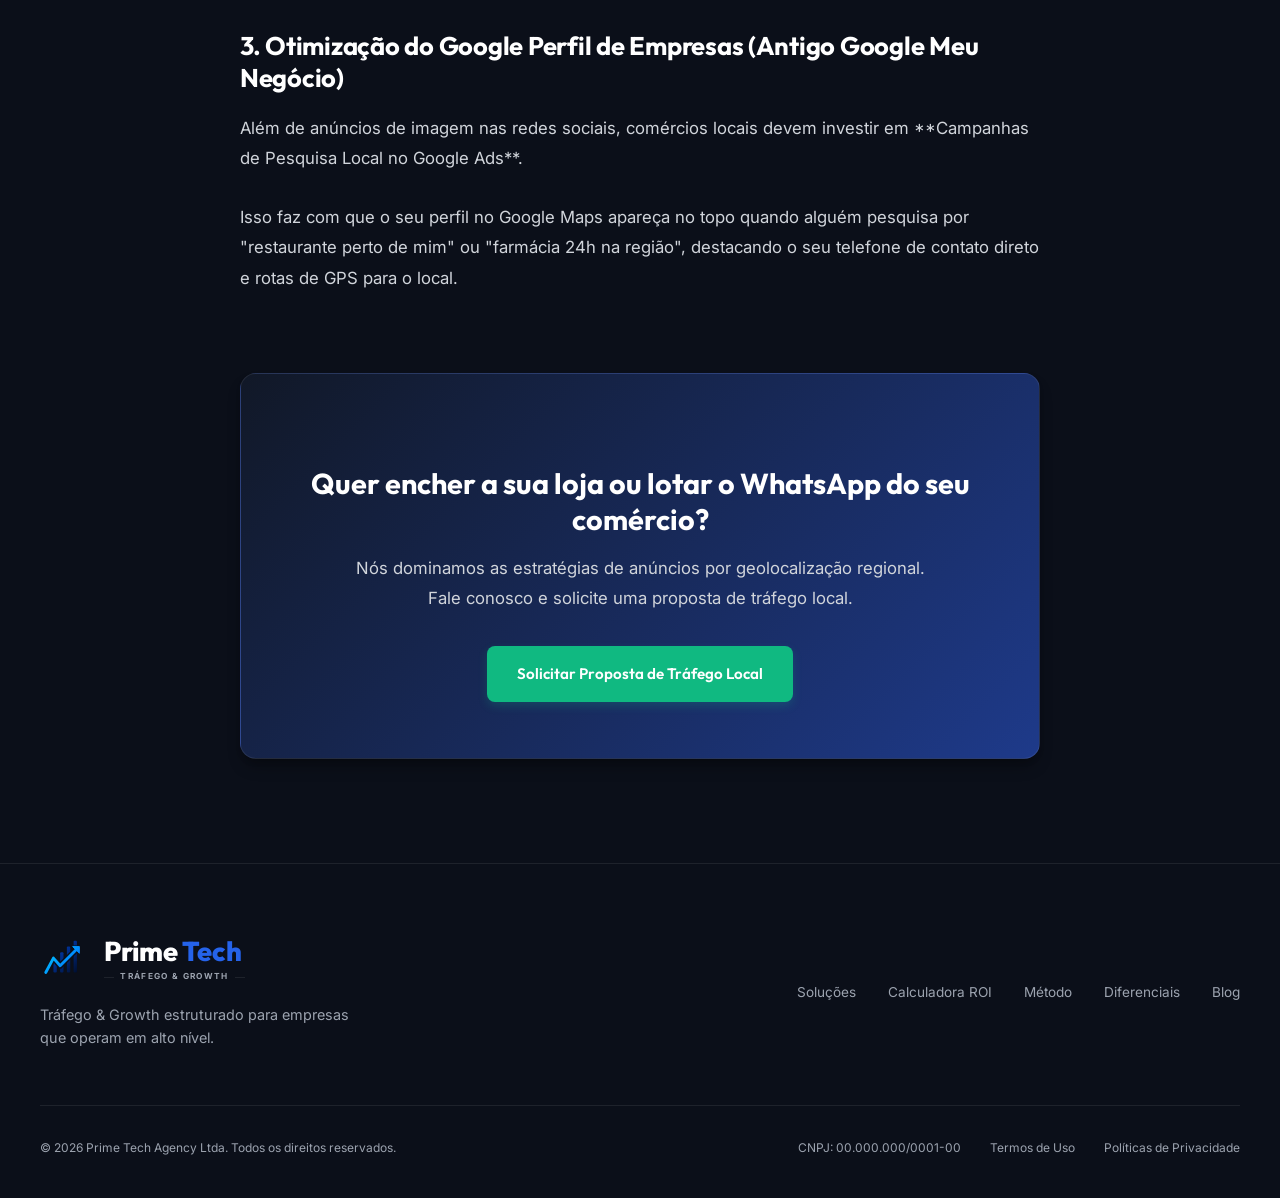
<file: blog/trafego-pago-para-negocios-locais.html>
﻿<!DOCTYPE html>
<html lang="pt-BR">
<head>
    <!-- Google Tag Manager -->
    <script>(function(w,d,s,l,i){w[l]=w[l]||[];w[l].push({'gtm.start':
    new Date().getTime(),event:'gtm.js'});var f=d.getElementsByTagName(s)[0],
    j=d.createElement(s),dl=l!='dataLayer'?'&l='+l:'';j.async=true;j.src=
    'https://www.googletagmanager.com/gtm.js?id='+i+dl;f.parentNode.insertBefore(j,f);
    })(window,document,'script','dataLayer','GTM-NPH5JZMZ');</script>
    <!-- End Google Tag Manager -->
    <!-- Google tag (gtag.js) - Google Ads -->
    <script async src="https://www.googletagmanager.com/gtag/js?id=AW-18360451726"></script>
    <script>
      window.dataLayer = window.dataLayer || [];
      function gtag(){dataLayer.push(arguments);}
      gtag('js', new Date());
      gtag('config', 'AW-18360451726');
    </script>
    <!-- End Google tag -->
    <!-- Meta Pixel (utmify) -->
    <script>
      window.pixelId = "6a32a3fba366bef6dda83471";
      var a = document.createElement("script");
      a.setAttribute("async", "");
      a.setAttribute("defer", "");
      a.setAttribute("src", "https://cdn.utmify.com.br/scripts/pixel/pixel.js");
      document.head.appendChild(a);
    </script>
    <!-- Google tag (gtag.js) -->
    <script async src="https://www.googletagmanager.com/gtag/js?id=G-JE36SQ3GB4"></script>
    <script>
      window.dataLayer = window.dataLayer || [];
      function gtag(){dataLayer.push(arguments);}
      gtag('js', new Date());

      gtag('config', 'G-JE36SQ3GB4');
    </script>
    <meta charset="UTF-8">
    <meta name="viewport" content="width=device-width, initial-scale=1.0">
    <meta name="description" content="Tráfego pago para negócios locais e lojas físicas. Aprenda a usar a geolocalização e campanhas de anúncios para WhatsApp para vender todos os dias na sua região.">
    <meta name="robots" content="index, follow" />
    <link rel="canonical" href="https://agencia.primetechonline.shop/blog/trafego-pago-para-negocios-locais.html" />
    <title>Tráfego Pago para Negócios Locais e Lojas | Prime Tech Agency</title>
    
    <!-- Google Fonts -->
    <link rel="preconnect" href="https://fonts.googleapis.com">
    <link rel="preconnect" href="https://fonts.gstatic.com" crossorigin>
    <link href="https://fonts.googleapis.com/css2?family=Inter:wght@300;400;500;600;700&family=Outfit:wght@400;500;600;700;800&display=swap" rel="stylesheet">
    
    <!-- Local Stylesheet & Favicon -->
    <link rel="stylesheet" href="../style.css">
    <link rel="icon" type="image/svg+xml" href="../assets/favicon.svg" />
    
    <!-- JSON-LD Structured Data -->
    <script type="application/ld+json">
    {
      "@context": "https://schema.org",
      "@type": "BlogPosting",
      "headline": "Tráfego pago para negócios locais e lojas físicas: Domine a geolocalização e venda no WhatsApp",
      "image": "https://agencia.primetechonline.shop/assets/dashboard_mockup.png",
      "genre": "Marketing Local",
      "publisher": {
        "@type": "Organization",
        "name": "Prime Tech Agency",
        "logo": {
          "@type": "ImageObject",
          "url": "https://agencia.primetechonline.shop/assets/favicon.svg"
        }
      },
      "url": "https://agencia.primetechonline.shop/blog/trafego-pago-para-negocios-locais.html",
      "datePublished": "2026-06-03",
      "author": {
        "@type": "Organization",
        "name": "Prime Tech Agency"
      },
      "description": "Veja como comércios, lojas físicas e prestadores de serviços locais podem atrair clientes da sua região usando anúncios geolocalizados."
    }
    </script>
</head>
<body>
    <!-- Google Tag Manager (noscript) -->
    <noscript><iframe src="https://www.googletagmanager.com/ns.html?id=GTM-NPH5JZMZ"
    height="0" width="0" style="display:none;visibility:hidden"></iframe></noscript>
    <!-- End Google Tag Manager (noscript) -->

    <!-- NAVBAR -->
    <header class="navbar scrolled" id="navbar">
        <div class="nav-container">
            <a href="../index.html" class="logo">
                <svg width="36" height="36" viewBox="0 0 100 100" fill="none" xmlns="http://www.w3.org/2000/svg">
                    <defs>
                        <linearGradient id="logo-blue-grad" x1="20" y1="20" x2="80" y2="80" gradientUnits="userSpaceOnUse">
                            <stop offset="0%" stop-color="#00d2ff"/>
                            <stop offset="100%" stop-color="#0055ff"/>
                        </linearGradient>
                        <linearGradient id="logo-navy-grad" x1="20" y1="20" x2="80" y2="80" gradientUnits="userSpaceOnUse">
                            <stop offset="0%" stop-color="#0044cc"/>
                            <stop offset="100%" stop-color="#000b26"/>
                        </linearGradient>
                        <mask id="logo-arrow-mask">
                            <rect x="0" y="0" width="100" height="100" fill="white"/>
                            <path d="M 12 76 L 28 46 L 42 62 L 76 28" stroke="black" stroke-width="12" stroke-linecap="round" stroke-linejoin="round" fill="none"/>
                            <polygon points="82,22 68,22 82,36" fill="black" stroke="black" stroke-width="4" stroke-linejoin="round"/>
                        </mask>
                    </defs>
                    <g mask="url(#logo-arrow-mask)">
                        <rect x="28" y="46" width="7" height="30" rx="2" fill="url(#logo-navy-grad)" />
                        <rect x="42" y="34" width="7" height="42" rx="2" fill="url(#logo-navy-grad)" />
                        <rect x="56" y="22" width="7" height="54" rx="2" fill="url(#logo-navy-grad)" />
                        <rect x="70" y="10" width="7" height="66" rx="2" fill="url(#logo-navy-grad)" />
                    </g>
                    <path d="M 12 76 L 28 46 L 42 62 L 76 28" stroke="url(#logo-blue-grad)" stroke-width="6" stroke-linecap="round" stroke-linejoin="round" fill="none"/>
                    <polygon points="82,22 68,22 82,36" fill="url(#logo-blue-grad)" stroke="url(#logo-blue-grad)" stroke-width="2" stroke-linejoin="round"/>
                </svg>
                <span>Prime Tech <span class="accent-text">Agency</span></span>
            </a>
            
            <nav class="nav-links">
                <a href="../index.html#solucoes">Soluções</a>
                <a href="../index.html#calculadora">Calculadora ROI</a>
                <a href="../index.html#metodo">Método</a>
                <a href="../index.html#diferenciais">Diferenciais</a>
                <a href="../blog.html">Blog</a>
            </nav>
            
            <a href="../index.html#contato" class="btn btn-primary nav-cta">Falar com Especialista</a>
        </div>
    </header>

    <!-- ARTICLE READING CONTAINER -->
    <main class="blog-post-page">
        <article class="blog-post-container">
            <a href="../blog.html" class="post-back-link">
                <svg width="16" height="16" viewBox="0 0 24 24" fill="none" stroke="currentColor" stroke-width="2" style="vertical-align: middle;">
                    <line x1="19" y1="12" x2="5" y2="12"></line>
                    <polyline points="12 19 5 12 12 5"></polyline>
                </svg>
                Voltar para o site principal
            </a>
            
            <header class="post-header">
                <div class="post-meta-top">
                    <span class="blog-tag">Negócios Locais</span>
                    <span>Leitura: 4 min</span>
                    <span>Publicado em: 03 Jun, 2026</span>
                </div>
                <h1>Tráfego pago para negócios locais: Domine a geolocalização</h1>
                <p class="post-lead">
                    Seja uma loja, consultório ou prestadora de serviços, atrair clientes no raio de alcance físico do seu estabelecimento é a melhor forma de gerar faturamento rápido.
                </p>
            </header>
            
            <section class="post-body">
                <p>Muitos proprietários de comércios e negócios locais acreditam que o tráfego pago serve apenas para e-commerces que vendem para todo o Brasil. Essa crença faz com que percam a maior oportunidade de vendas do mercado regional.</p>
                
                <p>Anunciar localmente permite que você filtre o público por **raio de distância (km)** ou CEPs específicos, garantindo que a verba seja investida apenas em pessoas com potencial físico de comprar de você.</p>
                
                <h2>1. Segmentação Geográfica Precisa</h2>
                <p>Em plataformas como o Meta Ads e Google Ads, você pode configurar anúncios por "Pino Geográfico". Isso significa:</p>
                <ul>
                    <li>Selecionar o endereço exato do seu estabelecimento.</li>
                    <li>Definir um raio de alcance (ex: apenas 3 km a 5 km ao redor da loja).</li>
                    <li>Exibir anúncios apenas para quem reside ou esteve recentemente nessa área.</li>
                </ul>
                <p>Essa precisão evita o desperdício de verba com usuários que moram muito longe e não visitariam a sua loja física ou pagariam taxas de entrega elevadas.</p>
                
                <h2>2. Anúncios de Conversão Direta no WhatsApp</h2>
                <p>Para comércios e serviços locais (restaurantes, clínicas, salões de beleza, assistências técnicas, pet shops), o funil de vendas mais rápido é o **anúncio direcionado para mensagens no WhatsApp**.</p>
                <p>O cliente vê um anúncio com uma oferta específica ou imagem do produto na sua região, clica no botão e inicia a conversa de forma imediata com o seu atendente ou setor de delivery.</p>
                
                <div class="post-callout">
                    <p>"No marketing local, a velocidade de atendimento no WhatsApp determina o seu lucro. Responder o lead em menos de 5 minutos aumenta as chances de fechamento em mais de 70%."</p>
                </div>
                
                <h2>3. Otimização do Google Perfil de Empresas (Antigo Google Meu Negócio)</h2>
                <p>Além de anúncios de imagem nas redes sociais, comércios locais devem investir em **Campanhas de Pesquisa Local no Google Ads**. </p>
                <p>Isso faz com que o seu perfil no Google Maps apareça no topo quando alguém pesquisa por "restaurante perto de mim" ou "farmácia 24h na região", destacando o seu telefone de contato direto e rotas de GPS para o local.</p>
                
                <!-- CTA Box -->
                <div class="post-cta-box">
                    <h3>Quer encher a sua loja ou lotar o WhatsApp do seu comércio?</h3>
                    <p>Nós dominamos as estratégias de anúncios por geolocalização regional. Fale conosco e solicite uma proposta de tráfego local.</p>
                    <a href="../index.html#contato" class="btn btn-cta">Solicitar Proposta de Tráfego Local</a>
                </div>
            </section>
        </article>
    </main>

    <!-- FOOTER -->
    <footer class="footer">
        <div class="footer-container">
            <div class="footer-top">
                <div class="footer-brand">
                    <div class="brand-logo-full">
                        <svg width="48" height="48" viewBox="0 0 100 100" fill="none" xmlns="http://www.w3.org/2000/svg" class="footer-logo-svg">
                            <defs>
                                <linearGradient id="logo-blue-grad-footer" x1="20" y1="20" x2="80" y2="80" gradientUnits="userSpaceOnUse">
                                    <stop offset="0%" stop-color="#00d2ff"/>
                                    <stop offset="100%" stop-color="#0055ff"/>
                                </linearGradient>
                                <linearGradient id="logo-navy-grad-footer" x1="20" y1="20" x2="80" y2="80" gradientUnits="userSpaceOnUse">
                                    <stop offset="0%" stop-color="#0044cc"/>
                                    <stop offset="100%" stop-color="#000b26"/>
                                </linearGradient>
                                <mask id="logo-arrow-mask-footer">
                                    <rect x="0" y="0" width="100" height="100" fill="white"/>
                                    <path d="M 12 76 L 28 46 L 42 62 L 76 28" stroke="black" stroke-width="12" stroke-linecap="round" stroke-linejoin="round" fill="none"/>
                                    <polygon points="82,22 68,22 82,36" fill="black" stroke="black" stroke-width="4" stroke-linejoin="round"/>
                                </mask>
                            </defs>
                            <g mask="url(#logo-arrow-mask-footer)">
                                <rect x="28" y="46" width="7" height="30" rx="2" fill="url(#logo-navy-grad-footer)" />
                                <rect x="42" y="34" width="7" height="42" rx="2" fill="url(#logo-navy-grad-footer)" />
                                <rect x="56" y="22" width="7" height="54" rx="2" fill="url(#logo-navy-grad-footer)" />
                                <rect x="70" y="10" width="7" height="66" rx="2" fill="url(#logo-navy-grad-footer)" />
                            </g>
                            <path d="M 12 76 L 28 46 L 42 62 L 76 28" stroke="url(#logo-blue-grad-footer)" stroke-width="6" stroke-linecap="round" stroke-linejoin="round" fill="none"/>
                            <polygon points="82,22 68,22 82,36" fill="url(#logo-blue-grad-footer)" stroke="url(#logo-blue-grad-footer)" stroke-width="2" stroke-linejoin="round"/>
                        </svg>
                        <div class="brand-text-container">
                            <span class="brand-title">Prime <span class="brand-title-accent">Tech</span></span>
                            <div class="brand-subtitle">
                                <span class="subtitle-line"></span>
                                <span class="subtitle-txt">TRÁFEGO & GROWTH</span>
                                <span class="subtitle-line"></span>
                            </div>
                        </div>
                    </div>
                    <p class="footer-slogan" style="margin-top: 1.2rem;">Tráfego & Growth estruturado para empresas que operam em alto nível.</p>
                </div>
                
                <div class="footer-nav">
                    <a href="../index.html#solucoes">Soluções</a>
                    <a href="../index.html#calculadora">Calculadora ROI</a>
                    <a href="../index.html#metodo">Método</a>
                    <a href="../index.html#diferenciais">Diferenciais</a>
                    <a href="../blog.html">Blog</a>
                </div>
            </div>
            
            <hr class="footer-divider">
            
            <div class="footer-bottom">
                <p class="copyright">&copy; 2026 Prime Tech Agency Ltda. Todos os direitos reservados.</p>
                <div class="footer-legal">
                    <span>CNPJ: 00.000.000/0001-00</span>
                    <a href="#">Termos de Uso</a>
                    <a href="#">Políticas de Privacidade</a>
                </div>
            </div>
        </div>
    </footer>

</body>
</html>
</file>
<file: style.css>
/* ==========================================================================
   DESIGN SYSTEM & VARIABLES
   ========================================================================== */
:root {
    --bg-main: #0b0f19;
    --bg-surface: #111827;
    --bg-card: #1f2937;
    --bg-card-hover: #374151;
    --border-color: rgba(255, 255, 255, 0.08);
    --border-hover: rgba(37, 99, 235, 0.4);
    
    --primary: #2563eb;
    --primary-hover: #1d4ed8;
    --primary-glow: rgba(37, 99, 235, 0.25);
    
    --accent: #10b981;
    --accent-hover: #059669;
    --accent-glow: rgba(16, 185, 129, 0.25);
    
    --text-main: #f3f4f6;
    --text-muted: #9ca3af;
    --text-white: #ffffff;
    
    --font-heading: 'Outfit', sans-serif;
    --font-body: 'Inter', sans-serif;
    
    --shadow-sm: 0 1px 2px 0 rgba(0, 0, 0, 0.05);
    --shadow-md: 0 4px 6px -1px rgba(0, 0, 0, 0.1), 0 2px 4px -1px rgba(0, 0, 0, 0.06);
    --shadow-lg: 0 10px 15px -3px rgba(0, 0, 0, 0.3), 0 4px 6px -2px rgba(0, 0, 0, 0.15);
    --shadow-glow: 0 0 30px rgba(37, 99, 235, 0.15);
}

/* ==========================================================================
   RESET & GLOBAL STYLES
   ========================================================================== */
*, *::before, *::after {
    box-sizing: border-box;
    margin: 0;
    padding: 0;
}

html {
    scroll-behavior: smooth;
    font-size: 16px;
    background-color: var(--bg-main);
    color: var(--text-main);
    font-family: var(--font-body);
}

body {
    line-height: 1.6;
    overflow-x: hidden;
}

a {
    color: inherit;
    text-decoration: none;
    transition: all 0.3s ease;
}

ul {
    list-style: none;
}

img {
    max-width: 100%;
    height: auto;
    display: block;
}

/* ==========================================================================
   TYPOGRAPHY
   ========================================================================== */
h1, h2, h3, h4 {
    font-family: var(--font-heading);
    font-weight: 700;
    color: var(--text-white);
    line-height: 1.25;
}

h1 {
    font-size: clamp(2.5rem, 5vw, 3.8rem);
    letter-spacing: -0.02em;
}

h2 {
    font-size: clamp(2rem, 3.5vw, 2.5rem);
    letter-spacing: -0.01em;
}

h3 {
    font-size: clamp(1.3rem, 2vw, 1.6rem);
}

p {
    color: var(--text-muted);
}

.text-gradient {
    background: linear-gradient(135deg, #3b82f6 0%, #10b981 100%);
    -webkit-background-clip: text;
    -webkit-text-fill-color: transparent;
    background-clip: text;
}

.accent-text {
    color: var(--primary);
}

/* ==========================================================================
   BUTTONS & ACTIONS
   ========================================================================== */
.btn {
    display: inline-flex;
    align-items: center;
    justify-content: center;
    padding: 0.85rem 1.8rem;
    font-family: var(--font-heading);
    font-weight: 600;
    border-radius: 8px;
    font-size: 0.95rem;
    cursor: pointer;
    transition: all 0.3s cubic-bezier(0.4, 0, 0.2, 1);
    border: 1px solid transparent;
}

.btn-primary {
    background-color: var(--primary);
    color: var(--text-white);
}

.btn-primary:hover {
    background-color: var(--primary-hover);
    box-shadow: 0 0 15px var(--primary-glow);
    transform: translateY(-2px);
}

.btn-cta {
    background-color: var(--accent);
    color: var(--text-white);
    box-shadow: 0 4px 10px rgba(16, 185, 129, 0.2);
}

.btn-cta:hover {
    background-color: var(--accent-hover);
    box-shadow: 0 0 20px var(--accent-glow);
    transform: translateY(-2px);
}

.btn-secondary {
    background-color: rgba(255, 255, 255, 0.05);
    color: var(--text-main);
    border-color: var(--border-color);
}

.btn-secondary:hover {
    background-color: rgba(255, 255, 255, 0.1);
    border-color: rgba(255, 255, 255, 0.2);
    transform: translateY(-2px);
}

.btn-full {
    width: 100%;
}

/* ==========================================================================
   LAYOUT SECTIONS
   ========================================================================== */
.section {
    padding: 6.5rem 1.5rem;
    position: relative;
}

.section-container {
    max-width: 1200px;
    margin: 0 auto;
}

.section-header {
    text-align: center;
    max-width: 700px;
    margin: 0 auto 4rem auto;
}

.section-header h2 {
    margin-top: 0.5rem;
    margin-bottom: 1.2rem;
}

.section-subtitle {
    font-family: var(--font-heading);
    font-weight: 600;
    font-size: 0.85rem;
    text-transform: uppercase;
    letter-spacing: 0.15em;
    color: var(--primary);
    display: inline-block;
}

/* ==========================================================================
   NAVBAR
   ========================================================================== */
.navbar {
    position: fixed;
    top: 0;
    left: 0;
    width: 100%;
    z-index: 1000;
    border-bottom: 1px solid var(--border-color);
    transition: all 0.3s ease;
}

.navbar.scrolled {
    background-color: rgba(11, 15, 25, 0.85);
    backdrop-filter: blur(12px);
    -webkit-backdrop-filter: blur(12px);
    padding: 0.75rem 0;
}

.nav-container {
    max-width: 1200px;
    margin: 0 auto;
    padding: 1.2rem 1.5rem;
    display: flex;
    align-items: center;
    justify-content: space-between;
}

.logo {
    display: flex;
    align-items: center;
    gap: 0.75rem;
    font-family: var(--font-heading);
    font-weight: 700;
    font-size: 1.3rem;
    color: var(--text-white);
}

.nav-links {
    display: flex;
    align-items: center;
    gap: 2.2rem;
}

.nav-links a {
    font-size: 0.95rem;
    color: var(--text-muted);
    font-weight: 500;
}

.nav-links a:hover {
    color: var(--text-white);
}

.mobile-menu-btn {
    display: none;
    background: none;
    border: none;
    color: var(--text-white);
    cursor: pointer;
}

/* ==========================================================================
   HERO SECTION
   ========================================================================== */
.hero-section {
    padding: 10rem 1.5rem 6.5rem 1.5rem;
    background: radial-gradient(circle at 80% 20%, rgba(37, 99, 235, 0.08) 0%, rgba(11, 15, 25, 0) 50%);
    overflow: hidden;
}

.hero-container {
    max-width: 1200px;
    margin: 0 auto;
    display: grid;
    grid-template-columns: 1.1fr 0.9fr;
    gap: 4rem;
    align-items: center;
}

.hero-content {
    display: flex;
    flex-direction: column;
    align-items: flex-start;
}

.badge-new {
    display: inline-flex;
    align-items: center;
    gap: 0.6rem;
    background-color: rgba(37, 99, 235, 0.1);
    border: 1px solid rgba(37, 99, 235, 0.2);
    color: var(--primary);
    padding: 0.45rem 1rem;
    border-radius: 50px;
    font-size: 0.8rem;
    font-weight: 600;
    margin-bottom: 1.5rem;
}

.badge-dot {
    width: 6px;
    height: 6px;
    background-color: var(--primary);
    border-radius: 50%;
    animation: pulse 2s infinite;
}

@keyframes pulse {
    0% { transform: scale(0.95); box-shadow: 0 0 0 0 rgba(37, 99, 235, 0.7); }
    70% { transform: scale(1); box-shadow: 0 0 0 6px rgba(37, 99, 235, 0); }
    100% { transform: scale(0.95); box-shadow: 0 0 0 0 rgba(37, 99, 235, 0); }
}

.hero-subtitle {
    font-size: 1.15rem;
    margin-top: 1.5rem;
    margin-bottom: 2.2rem;
}

.hero-actions {
    display: flex;
    gap: 1.2rem;
    margin-bottom: 2.5rem;
    flex-wrap: wrap;
}

.hero-features-list {
    display: flex;
    flex-direction: column;
    gap: 0.8rem;
}

.hero-feature-item {
    display: flex;
    align-items: center;
    gap: 0.75rem;
    font-size: 0.9rem;
    color: var(--text-main);
    font-weight: 500;
}

.hero-visual {
    position: relative;
    width: 100%;
}

.visual-wrapper {
    position: relative;
    z-index: 2;
    border-radius: 12px;
    border: 1px solid var(--border-color);
    background-color: var(--bg-surface);
    overflow: hidden;
    box-shadow: var(--shadow-lg), var(--shadow-glow);
}

.hero-mockup-img {
    width: 100%;
    height: auto;
    object-fit: cover;
}

.glow-effect {
    position: absolute;
    top: 50%;
    left: 50%;
    transform: translate(-50%, -50%);
    width: 120%;
    height: 120%;
    background: radial-gradient(circle, rgba(37, 99, 235, 0.12) 0%, rgba(0, 0, 0, 0) 70%);
    z-index: 1;
    pointer-events: none;
}

/* Channels Bar */
.channels-bar {
    border-top: 1px solid var(--border-color);
    border-bottom: 1px solid var(--border-color);
    background-color: rgba(255, 255, 255, 0.01);
    padding: 2.5rem 1.5rem;
    margin-top: 6rem;
}

.channels-container {
    max-width: 1200px;
    margin: 0 auto;
    display: flex;
    align-items: center;
    justify-content: space-between;
    gap: 2rem;
    flex-wrap: wrap;
}

.channels-title {
    font-size: 0.85rem;
    color: var(--text-muted);
    font-weight: 600;
    text-transform: uppercase;
    letter-spacing: 0.05em;
}

.channels-grid {
    display: flex;
    align-items: center;
    gap: 3.5rem;
    flex-wrap: wrap;
}

.channel-logo {
    color: var(--text-muted);
    font-weight: 700;
    font-family: var(--font-heading);
    font-size: 1.15rem;
    opacity: 0.55;
    transition: opacity 0.3s ease;
}

.channel-logo:hover {
    opacity: 0.95;
    color: var(--text-white);
}

/* ==========================================================================
   SOLUÇÕES / SEGMENTOS
   ========================================================================== */
.solutions-section {
    background-color: var(--bg-surface);
}

.solutions-grid {
    display: grid;
    grid-template-columns: repeat(auto-fit, minmax(260px, 1fr));
    gap: 2.2rem;
}

.solution-card {
    background-color: var(--bg-main);
    border: 1px solid var(--border-color);
    border-radius: 12px;
    padding: 2.5rem 2.2rem;
    transition: all 0.3s cubic-bezier(0.4, 0, 0.2, 1);
    display: flex;
    flex-direction: column;
}

.solution-card:hover {
    transform: translateY(-5px);
    border-color: var(--border-hover);
    box-shadow: var(--shadow-lg), 0 10px 30px rgba(37, 99, 235, 0.05);
}

.solution-icon {
    color: var(--primary);
    background-color: rgba(37, 99, 235, 0.08);
    border: 1px solid rgba(37, 99, 235, 0.15);
    width: 52px;
    height: 52px;
    border-radius: 8px;
    display: flex;
    align-items: center;
    justify-content: center;
    margin-bottom: 1.8rem;
}

.solution-card h3 {
    margin-bottom: 1rem;
    font-size: 1.35rem;
}

.solution-card p {
    font-size: 0.95rem;
    margin-bottom: 1.8rem;
    flex-grow: 1;
}

.solution-list {
    display: flex;
    flex-direction: column;
    gap: 0.8rem;
    border-top: 1px solid var(--border-color);
    padding-top: 1.5rem;
}

.solution-list li {
    font-size: 0.85rem;
    color: var(--text-main);
    display: flex;
    gap: 0.6rem;
    align-items: flex-start;
    font-weight: 500;
}

.solution-list li::before {
    content: "•";
    color: var(--primary);
    font-weight: bold;
}

/* ==========================================================================
   CALCULADORA DE ROI
   ========================================================================== */
.calc-section {
    background: radial-gradient(circle at 10% 80%, rgba(16, 185, 129, 0.05) 0%, rgba(11, 15, 25, 0) 50%);
}

.calc-wrapper {
    display: grid;
    grid-template-columns: 1fr 1fr;
    gap: 5rem;
    align-items: center;
}

.calc-info {
    display: flex;
    flex-direction: column;
    align-items: flex-start;
}

.calc-info h2 {
    margin-top: 0.5rem;
    margin-bottom: 1.5rem;
}

.calc-info p {
    font-size: 1.05rem;
    margin-bottom: 2.5rem;
}

.calc-benefit-item {
    display: flex;
    gap: 1.2rem;
    align-items: flex-start;
    margin-bottom: 1.8rem;
}

.bullet-check {
    width: 24px;
    height: 24px;
    border-radius: 50%;
    background-color: rgba(16, 185, 129, 0.1);
    color: var(--accent);
    display: flex;
    align-items: center;
    justify-content: center;
    font-size: 0.85rem;
    font-weight: 800;
    flex-shrink: 0;
    margin-top: 2px;
}

.calc-card {
    background: rgba(17, 24, 39, 0.7);
    border: 1px solid var(--border-color);
    backdrop-filter: blur(16px);
    -webkit-backdrop-filter: blur(16px);
    border-radius: 16px;
    padding: 3rem;
    box-shadow: var(--shadow-lg);
}

.calc-card h3 {
    font-size: 1.5rem;
    margin-bottom: 2rem;
    text-align: center;
    border-bottom: 1px solid var(--border-color);
    padding-bottom: 1rem;
}

.calc-inputs {
    display: flex;
    flex-direction: column;
    gap: 1.8rem;
}

.input-group {
    display: flex;
    flex-direction: column;
    gap: 0.6rem;
}

.input-group label {
    font-size: 0.85rem;
    font-weight: 600;
    color: var(--text-white);
}

.range-input-container {
    display: flex;
    align-items: center;
    gap: 1.5rem;
}

.range-input-container input[type="range"] {
    flex-grow: 1;
    height: 6px;
    -webkit-appearance: none;
    appearance: none;
    background: rgba(255, 255, 255, 0.1);
    border-radius: 3px;
    outline: none;
}

.range-input-container input[type="range"]::-webkit-slider-thumb {
    -webkit-appearance: none;
    appearance: none;
    width: 18px;
    height: 18px;
    border-radius: 50%;
    background: var(--primary);
    cursor: pointer;
    box-shadow: 0 0 10px var(--primary-glow);
    transition: transform 0.1s ease;
}

.range-input-container input[type="range"]::-webkit-slider-thumb:hover {
    transform: scale(1.25);
}

.calc-val-display {
    min-width: 110px;
    text-align: right;
    font-family: var(--font-heading);
    font-weight: 700;
    font-size: 0.95rem;
    color: var(--text-white);
}

.calc-divider {
    border: none;
    border-top: 1px solid var(--border-color);
    margin: 2.2rem 0;
}

.calc-results {
    display: grid;
    grid-template-columns: 1.1fr 0.9fr;
    gap: 1.5rem;
    margin-bottom: 2.2rem;
}

.result-box {
    background-color: rgba(255, 255, 255, 0.02);
    border: 1px solid var(--border-color);
    border-radius: 8px;
    padding: 1.2rem;
    text-align: center;
}

.res-title {
    font-size: 0.75rem;
    color: var(--text-muted);
    text-transform: uppercase;
    font-weight: 600;
    display: block;
    margin-bottom: 0.4rem;
}

.res-value {
    font-family: var(--font-heading);
    font-weight: 800;
    font-size: 1.55rem;
    display: block;
    color: var(--text-white);
}

.res-value.text-green {
    color: var(--accent);
}

.res-subtitle {
    font-size: 0.7rem;
    color: var(--text-muted);
}

/* ==========================================================================
   MÉTODO
   ========================================================================== */
.method-section {
    background-color: var(--bg-surface);
}

.timeline {
    display: grid;
    grid-template-columns: repeat(auto-fit, minmax(230px, 1fr));
    gap: 2.5rem;
    margin-top: 2rem;
}

.timeline-item {
    position: relative;
    background-color: var(--bg-main);
    border: 1px solid var(--border-color);
    border-radius: 12px;
    padding: 2.5rem 2rem;
    transition: all 0.3s ease;
}

.timeline-item:hover {
    border-color: var(--border-hover);
    box-shadow: var(--shadow-lg);
}

.timeline-number {
    font-family: var(--font-heading);
    font-weight: 800;
    font-size: 2.8rem;
    color: rgba(37, 99, 235, 0.15);
    position: absolute;
    top: 1.5rem;
    right: 1.8rem;
}

.timeline-content h3 {
    margin-bottom: 0.8rem;
    font-size: 1.25rem;
    padding-right: 2rem; /* prevent overlap with the absolute number */
}

.timeline-content p {
    font-size: 0.9rem;
}

/* ==========================================================================
   DIFERENCIAIS
   ========================================================================== */
.differences-grid-wrapper {
    display: grid;
    grid-template-columns: 0.9fr 1.1fr;
    gap: 5rem;
    align-items: center;
}

.align-left {
    text-align: left;
    margin: 0;
}

.stat-highlight-box {
    margin-top: 2.5rem;
    border-left: 3px solid var(--primary);
    padding-left: 1.8rem;
}

.stat-num {
    font-family: var(--font-heading);
    font-weight: 800;
    font-size: 3rem;
    color: var(--text-white);
    line-height: 1.1;
    margin-bottom: 0.5rem;
}

.stat-desc {
    font-size: 0.95rem;
    color: var(--text-muted);
}

.differences-cards {
    display: flex;
    flex-direction: column;
    gap: 1.8rem;
}

.diff-card {
    background-color: rgba(255, 255, 255, 0.01);
    border: 1px solid var(--border-color);
    padding: 2.2rem;
    border-radius: 12px;
    transition: all 0.3s ease;
}

.diff-card:hover {
    background-color: var(--bg-surface);
    border-color: var(--border-hover);
}

.diff-card h4 {
    font-size: 1.2rem;
    margin-bottom: 0.6rem;
}

.diff-card p {
    font-size: 0.95rem;
}

/* ==========================================================================
   CAPTURA / FORMULÁRIO
   ========================================================================== */
.contact-section {
    background: radial-gradient(circle at 90% 10%, rgba(37, 99, 235, 0.05) 0%, rgba(11, 15, 25, 0) 50%);
}

.contact-card-container {
    display: grid;
    grid-template-columns: 0.8fr 1.2fr;
    border: 1px solid var(--border-color);
    border-radius: 16px;
    overflow: hidden;
    box-shadow: var(--shadow-lg);
    background-color: var(--bg-surface);
}

.contact-info-panel {
    background: linear-gradient(135deg, #1e3a8a 0%, #0f172a 100%);
    padding: 4.5rem 3.5rem;
    display: flex;
    flex-direction: column;
    justify-content: center;
}

.contact-info-panel h2 {
    font-size: 2.1rem;
    margin-bottom: 1.5rem;
}

.contact-info-panel p {
    font-size: 1rem;
    margin-bottom: 3.5rem;
    color: rgba(255, 255, 255, 0.7);
}

.contact-details {
    display: flex;
    flex-direction: column;
    gap: 2.2rem;
}

.contact-detail-item {
    display: flex;
    gap: 1.2rem;
    align-items: center;
}

.contact-icon-small {
    font-size: 1.6rem;
    color: var(--primary);
}

.detail-label {
    display: block;
    font-size: 0.75rem;
    color: rgba(255, 255, 255, 0.5);
    text-transform: uppercase;
    font-weight: 600;
}

.detail-val {
    font-family: var(--font-heading);
    font-weight: 600;
    font-size: 1rem;
    color: var(--text-white);
}

.contact-form-panel {
    padding: 4.5rem 3.5rem;
    background-color: var(--bg-surface);
    position: relative;
}

.form-row {
    display: grid;
    grid-template-columns: 1fr 1fr;
    gap: 1.5rem;
    margin-bottom: 1.5rem;
}

.form-group {
    display: flex;
    flex-direction: column;
    gap: 0.5rem;
}

.form-group label {
    font-size: 0.8rem;
    font-weight: 600;
    color: var(--text-white);
}

.form-group input,
.form-group select {
    background-color: var(--bg-main);
    border: 1px solid var(--border-color);
    padding: 0.85rem 1rem;
    border-radius: 8px;
    color: var(--text-white);
    font-family: var(--font-body);
    font-size: 0.9rem;
    outline: none;
    transition: all 0.3s ease;
}

.form-group input:focus,
.form-group select:focus {
    border-color: var(--primary);
    box-shadow: 0 0 8px var(--primary-glow);
}

.submit-btn {
    margin-top: 1rem;
    gap: 0.8rem;
    font-size: 1.05rem;
}

.submit-btn:hover .arrow-icon {
    transform: translateX(5px);
}

.arrow-icon {
    transition: transform 0.3s ease;
}

.form-disclaimer {
    text-align: center;
    font-size: 0.75rem;
    margin-top: 1.2rem;
    color: var(--text-muted);
}

/* Success Alert Styles */
.success-alert {
    position: absolute;
    top: 0;
    left: 0;
    width: 100%;
    height: 100%;
    background-color: var(--bg-surface);
    z-index: 10;
    display: flex;
    flex-direction: column;
    align-items: center;
    justify-content: center;
    padding: 3.5rem;
    text-align: center;
    animation: fadeIn 0.4s ease forwards;
}

@keyframes fadeIn {
    from { opacity: 0; transform: scale(0.98); }
    to { opacity: 1; transform: scale(1); }
}

.success-icon {
    width: 64px;
    height: 64px;
    background-color: rgba(16, 185, 129, 0.1);
    color: var(--accent);
    border-radius: 50%;
    display: flex;
    align-items: center;
    justify-content: center;
    font-size: 2rem;
    font-weight: bold;
    margin-bottom: 2rem;
    border: 1px solid rgba(16, 185, 129, 0.2);
}

.success-text h4 {
    font-size: 1.6rem;
    margin-bottom: 0.8rem;
}

.success-text p {
    font-size: 1rem;
    max-width: 420px;
    margin: 0 auto;
}

.hide {
    display: none !important;
}

/* ==========================================================================
   WHATSAPP CTA & SEPARATOR
   ========================================================================== */
.whatsapp-cta-box {
    margin-bottom: 2rem;
    text-align: center;
    background-color: rgba(16, 185, 129, 0.05);
    border: 1px dashed rgba(16, 185, 129, 0.3);
    padding: 2.2rem;
    border-radius: 12px;
    transition: all 0.3s ease;
}

.whatsapp-cta-box:hover {
    background-color: rgba(16, 185, 129, 0.08);
    border-color: rgba(16, 185, 129, 0.5);
}

.whatsapp-cta-box h3 {
    font-size: 1.25rem;
    margin-bottom: 0.5rem;
    color: var(--text-white);
}

.whatsapp-cta-box p {
    font-size: 0.9rem;
    margin-bottom: 1.5rem;
    color: var(--text-muted);
}

.btn-whatsapp {
    background-color: #25d366;
    color: #fff;
    font-weight: 700;
    gap: 0.8rem;
    border-radius: 8px;
    box-shadow: 0 4px 15px rgba(37, 211, 102, 0.3);
    width: 100%;
}

.btn-whatsapp:hover {
    background-color: #128c7e;
    box-shadow: 0 0 20px rgba(37, 211, 102, 0.5);
    transform: translateY(-2px);
}

.form-separator {
    display: flex;
    align-items: center;
    text-align: center;
    margin: 2rem 0;
    color: var(--text-muted);
    font-size: 0.8rem;
    text-transform: uppercase;
    letter-spacing: 0.05em;
    font-weight: 600;
}

.form-separator::before,
.form-separator::after {
    content: '';
    flex: 1;
    border-bottom: 1px solid var(--border-color);
}

.form-separator:not(:empty)::before {
    margin-right: 1em;
}

.form-separator:not(:empty)::after {
    margin-left: 1em;
}

/* ==========================================================================
   BRAND LOGO CUSTOM STYLE
   ========================================================================== */
.brand-logo-full {
    display: flex;
    align-items: center;
    gap: 1rem;
}

.brand-text-container {
    display: flex;
    flex-direction: column;
    align-items: flex-start;
}

.brand-title {
    font-family: var(--font-heading);
    font-weight: 800;
    font-size: 1.7rem;
    color: var(--text-white);
    line-height: 1.1;
    letter-spacing: -0.01em;
}

.brand-title-accent {
    color: var(--primary);
}

.brand-subtitle {
    display: flex;
    align-items: center;
    width: 100%;
    margin-top: 0.25rem;
    gap: 0.4rem;
}

.brand-subtitle .subtitle-txt {
    font-size: 0.52rem;
    font-weight: 700;
    color: var(--text-muted);
    letter-spacing: 0.16em;
    white-space: nowrap;
    text-transform: uppercase;
}

.brand-subtitle .subtitle-line {
    flex-grow: 1;
    height: 1px;
    background-color: var(--border-color);
    min-width: 10px;
}

/* ==========================================================================
   FOOTER
   ========================================================================== */
.footer {
    border-top: 1px solid var(--border-color);
    background-color: var(--bg-main);
    padding: 4.5rem 1.5rem 2.5rem 1.5rem;
}

.footer-container {
    max-width: 1200px;
    margin: 0 auto;
}

.footer-top {
    display: flex;
    justify-content: space-between;
    align-items: center;
    gap: 2rem;
    flex-wrap: wrap;
    margin-bottom: 3.5rem;
}

.footer-brand {
    max-width: 320px;
}

.footer-slogan {
    font-size: 0.9rem;
    margin-top: 0.8rem;
}

.footer-nav {
    display: flex;
    gap: 2rem;
    flex-wrap: wrap;
}

.footer-nav a {
    font-size: 0.85rem;
    color: var(--text-muted);
}

.footer-nav a:hover {
    color: var(--text-white);
}

.footer-divider {
    border: none;
    border-top: 1px solid var(--border-color);
    margin-bottom: 2rem;
}

.footer-bottom {
    display: flex;
    justify-content: space-between;
    align-items: center;
    gap: 1.5rem;
    flex-wrap: wrap;
    font-size: 0.75rem;
    color: var(--text-muted);
}

.footer-legal {
    display: flex;
    gap: 1.8rem;
    flex-wrap: wrap;
}

.footer-legal a:hover {
    color: var(--text-white);
}

/* ==========================================================================
   BLOG GRID (HOME PAGE) & SINGLE POST LAYOUT
   ========================================================================== */
.blog-section {
    background-color: var(--bg-main);
}

.blog-grid {
    display: grid;
    grid-template-columns: repeat(auto-fit, minmax(320px, 1fr));
    gap: 2.5rem;
    margin-top: 1rem;
}

.blog-card {
    background-color: var(--bg-surface);
    border: 1px solid var(--border-color);
    border-radius: 12px;
    overflow: hidden;
    transition: all 0.3s cubic-bezier(0.4, 0, 0.2, 1);
    display: flex;
    flex-direction: column;
}

.blog-card:hover {
    transform: translateY(-5px);
    border-color: var(--border-hover);
    box-shadow: var(--shadow-lg), 0 10px 30px rgba(37, 99, 235, 0.05);
}

.blog-card-meta {
    padding: 1.5rem 1.8rem 0.5rem 1.8rem;
    display: flex;
    align-items: center;
    gap: 1rem;
    font-size: 0.75rem;
    color: var(--text-muted);
}

.blog-tag {
    background-color: rgba(37, 99, 235, 0.1);
    color: var(--primary);
    padding: 0.2rem 0.6rem;
    border-radius: 4px;
    font-weight: 600;
    text-transform: uppercase;
}

.blog-card-content {
    padding: 0.5rem 1.8rem 2rem 1.8rem;
    flex-grow: 1;
    display: flex;
    flex-direction: column;
}

.blog-card-content h3 {
    font-size: 1.25rem;
    margin-bottom: 0.8rem;
    line-height: 1.35;
}

.blog-card-content p {
    font-size: 0.9rem;
    margin-bottom: 1.5rem;
    flex-grow: 1;
}

.read-more-link {
    font-family: var(--font-heading);
    font-weight: 600;
    font-size: 0.85rem;
    color: var(--primary);
    display: inline-flex;
    align-items: center;
    gap: 0.5rem;
}

.blog-card:hover .read-more-link {
    color: var(--text-white);
}

.blog-card:hover .read-more-link svg {
    transform: translateX(4px);
}

.read-more-link svg {
    transition: transform 0.2s ease;
}

/* Single Blog Post Reading styles */
.blog-post-page {
    padding: 10rem 1.5rem 6.5rem 1.5rem;
    background: radial-gradient(circle at 50% 0%, rgba(37, 99, 235, 0.06) 0%, rgba(11, 15, 25, 0) 50%);
}

.blog-post-container {
    max-width: 800px;
    margin: 0 auto;
}

.post-back-link {
    display: inline-flex;
    align-items: center;
    gap: 0.5rem;
    font-size: 0.9rem;
    color: var(--text-muted);
    margin-bottom: 2rem;
}

.post-back-link:hover {
    color: var(--text-white);
}

.post-header {
    margin-bottom: 3.5rem;
}

.post-meta-top {
    display: flex;
    align-items: center;
    gap: 1.2rem;
    font-size: 0.85rem;
    color: var(--text-muted);
    margin-bottom: 1.2rem;
}

.post-header h1 {
    font-size: clamp(2rem, 4vw, 3rem);
    line-height: 1.2;
    margin-bottom: 1.5rem;
    letter-spacing: -0.02em;
}

.post-lead {
    font-size: 1.15rem;
    line-height: 1.6;
    color: var(--text-white);
    opacity: 0.85;
}

.post-body {
    font-size: 1.05rem;
    line-height: 1.8;
    color: var(--text-main);
}

.post-body h2 {
    font-size: 1.6rem;
    margin-top: 3.5rem;
    margin-bottom: 1.2rem;
}

.post-body h3 {
    font-size: 1.3rem;
    margin-top: 2.2rem;
    margin-bottom: 0.8rem;
}

.post-body p {
    margin-bottom: 1.8rem;
    color: #d1d5db;
}

.post-body ul, .post-body ol {
    margin-bottom: 1.8rem;
    padding-left: 1.5rem;
    display: flex;
    flex-direction: column;
    gap: 0.6rem;
}

.post-body ul {
    list-style-type: disc;
}

.post-body ol {
    list-style-type: decimal;
}

.post-body li {
    color: #d1d5db;
}

.post-body strong {
    color: var(--text-white);
}

/* Callout Box inside post */
.post-callout {
    background-color: rgba(37, 99, 235, 0.05);
    border-left: 4px solid var(--primary);
    padding: 2rem;
    border-radius: 0 12px 12px 0;
    margin: 2.5rem 0;
}

.post-callout p {
    margin-bottom: 0;
    font-style: italic;
    color: var(--text-white);
}

/* Article CTA Footer Box */
.post-cta-box {
    margin-top: 5rem;
    background: linear-gradient(135deg, #111827 0%, #1e3a8a 100%);
    border: 1px solid var(--border-color);
    padding: 3.5rem;
    border-radius: 16px;
    text-align: center;
    box-shadow: var(--shadow-lg);
}

.post-cta-box h3 {
    font-size: 1.8rem;
    margin-bottom: 1rem;
}

.post-cta-box p {
    font-size: 1.05rem;
    margin-bottom: 2rem;
    max-width: 580px;
    margin-left: auto;
    margin-right: auto;
}

/* ==========================================================================
   RESPONSIVE DESIGN (MEDIA QUERIES)
   ========================================================================== */

/* Tablet layout */
@media (max-width: 1024px) {
    .hero-container {
        grid-template-columns: 1fr;
        gap: 3.5rem;
        text-align: center;
    }
    
    .hero-content {
        align-items: center;
    }
    
    .hero-actions {
        justify-content: center;
    }
    
    .hero-features-list {
        align-items: center;
    }
    
    .calc-wrapper {
        grid-template-columns: 1fr;
        gap: 4rem;
    }
    
    .differences-grid-wrapper {
        grid-template-columns: 1fr;
        gap: 4rem;
    }
    
    .align-left {
        text-align: center;
    }
    
    .stat-highlight-box {
        border-left: none;
        border-top: 2px solid var(--primary);
        padding-left: 0;
        padding-top: 1.5rem;
        max-width: 400px;
        margin: 2rem auto 0 auto;
    }
    
    .contact-card-container {
        grid-template-columns: 1fr;
    }
    
    .contact-info-panel {
        padding: 3.5rem 2.5rem;
    }
    
    .contact-form-panel {
        padding: 3.5rem 2.5rem;
    }
}

/* Mobile responsive navigation & controls */
@media (max-width: 768px) {
    .section {
        padding: 4.5rem 1.2rem;
    }
    
    .nav-links {
        display: none; /* simple mobile setup, toggle active class using JS */
        flex-direction: column;
        position: absolute;
        top: 100%;
        left: 0;
        width: 100%;
        background-color: var(--bg-surface);
        border-bottom: 1px solid var(--border-color);
        padding: 2rem;
        gap: 1.5rem;
        box-shadow: var(--shadow-lg);
    }
    
    .nav-links.active {
        display: flex;
    }
    
    .mobile-menu-btn {
        display: block;
    }
    
    .nav-cta {
        display: none; /* simplify navbar for mobile */
    }
    
    .form-row {
        grid-template-columns: 1fr;
        gap: 1.2rem;
        margin-bottom: 1.2rem;
    }
    
    .channels-container {
        flex-direction: column;
        align-items: center;
        text-align: center;
    }
    
    .channels-grid {
        justify-content: center;
        gap: 2rem;
    }
    
    .range-input-container {
        flex-direction: column;
        align-items: stretch;
        gap: 0.5rem;
    }
    
    .calc-val-display {
        text-align: left;
    }
    
    .calc-results {
        grid-template-columns: 1fr;
        gap: 1.2rem;
    }
    
    .footer-top {
        flex-direction: column;
        align-items: flex-start;
        gap: 2.2rem;
    }
    
    .footer-bottom {
        flex-direction: column;
        align-items: flex-start;
    }
}
</file>
